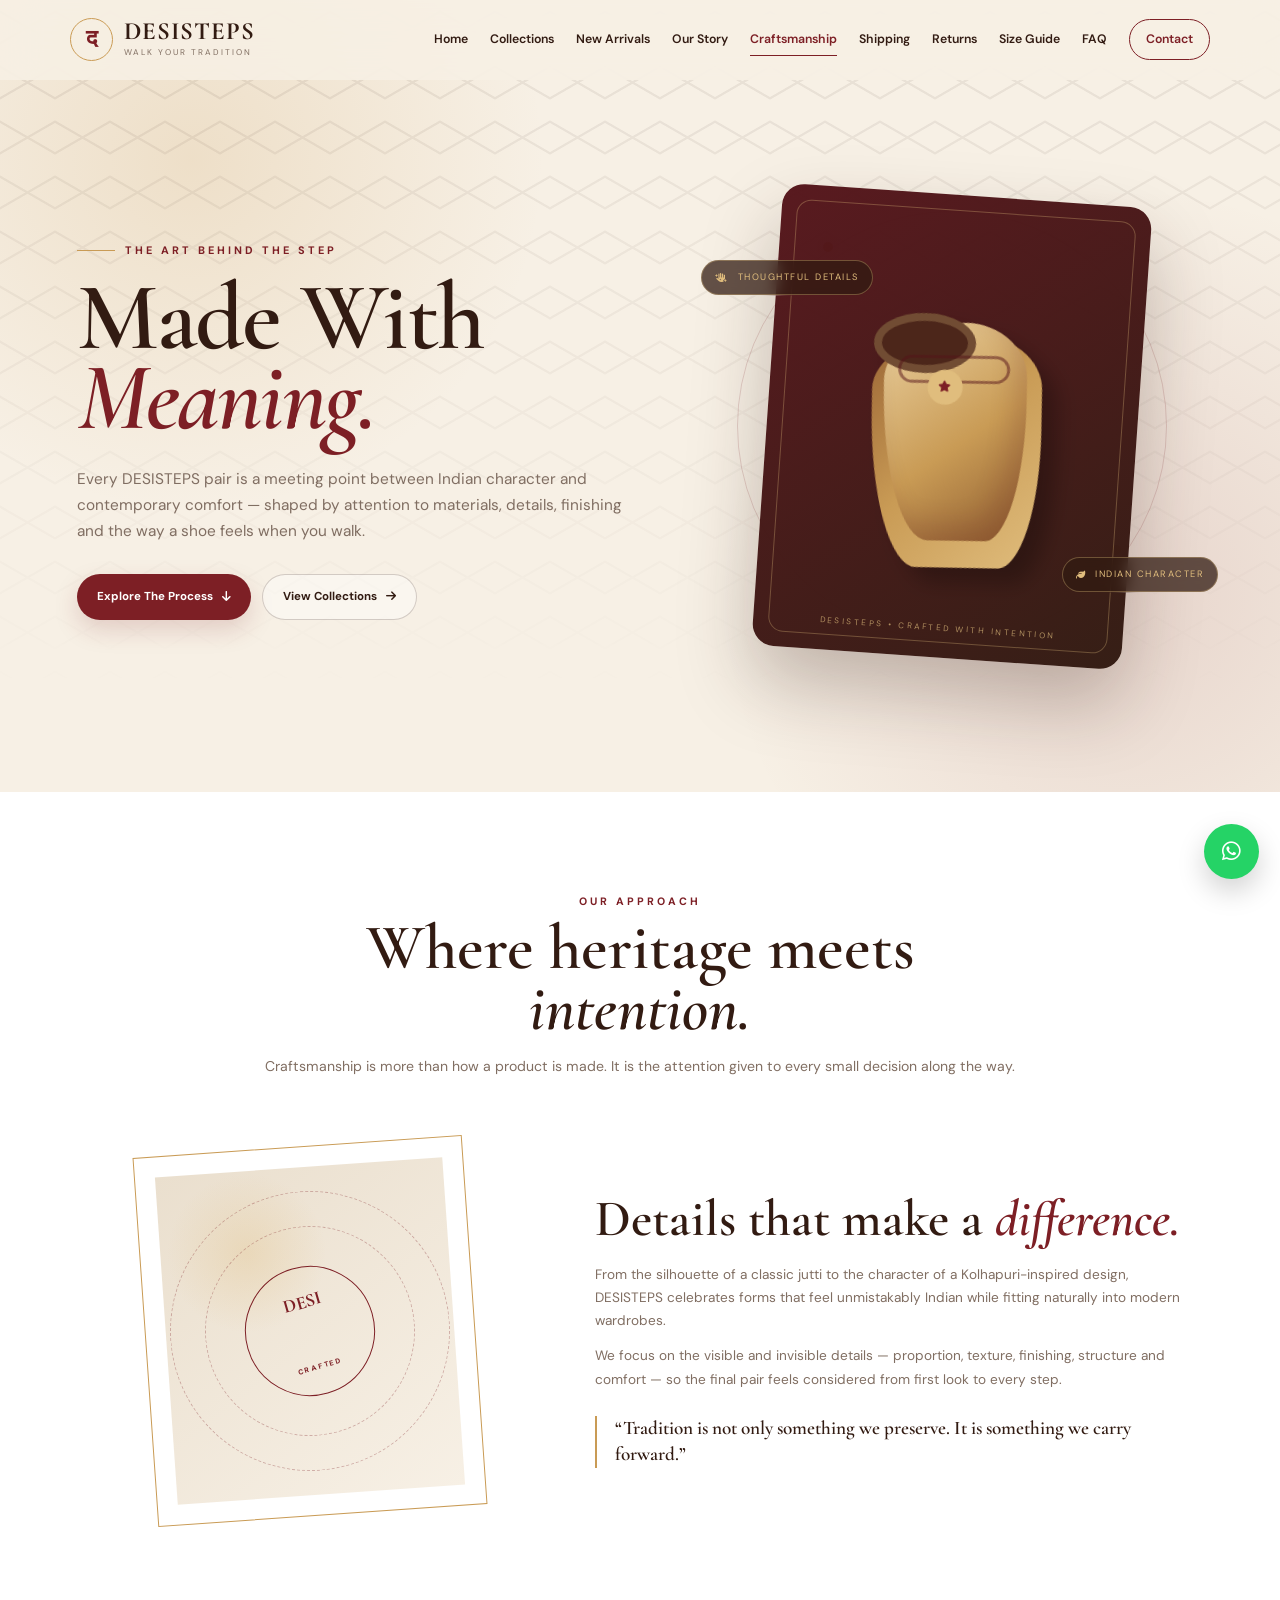
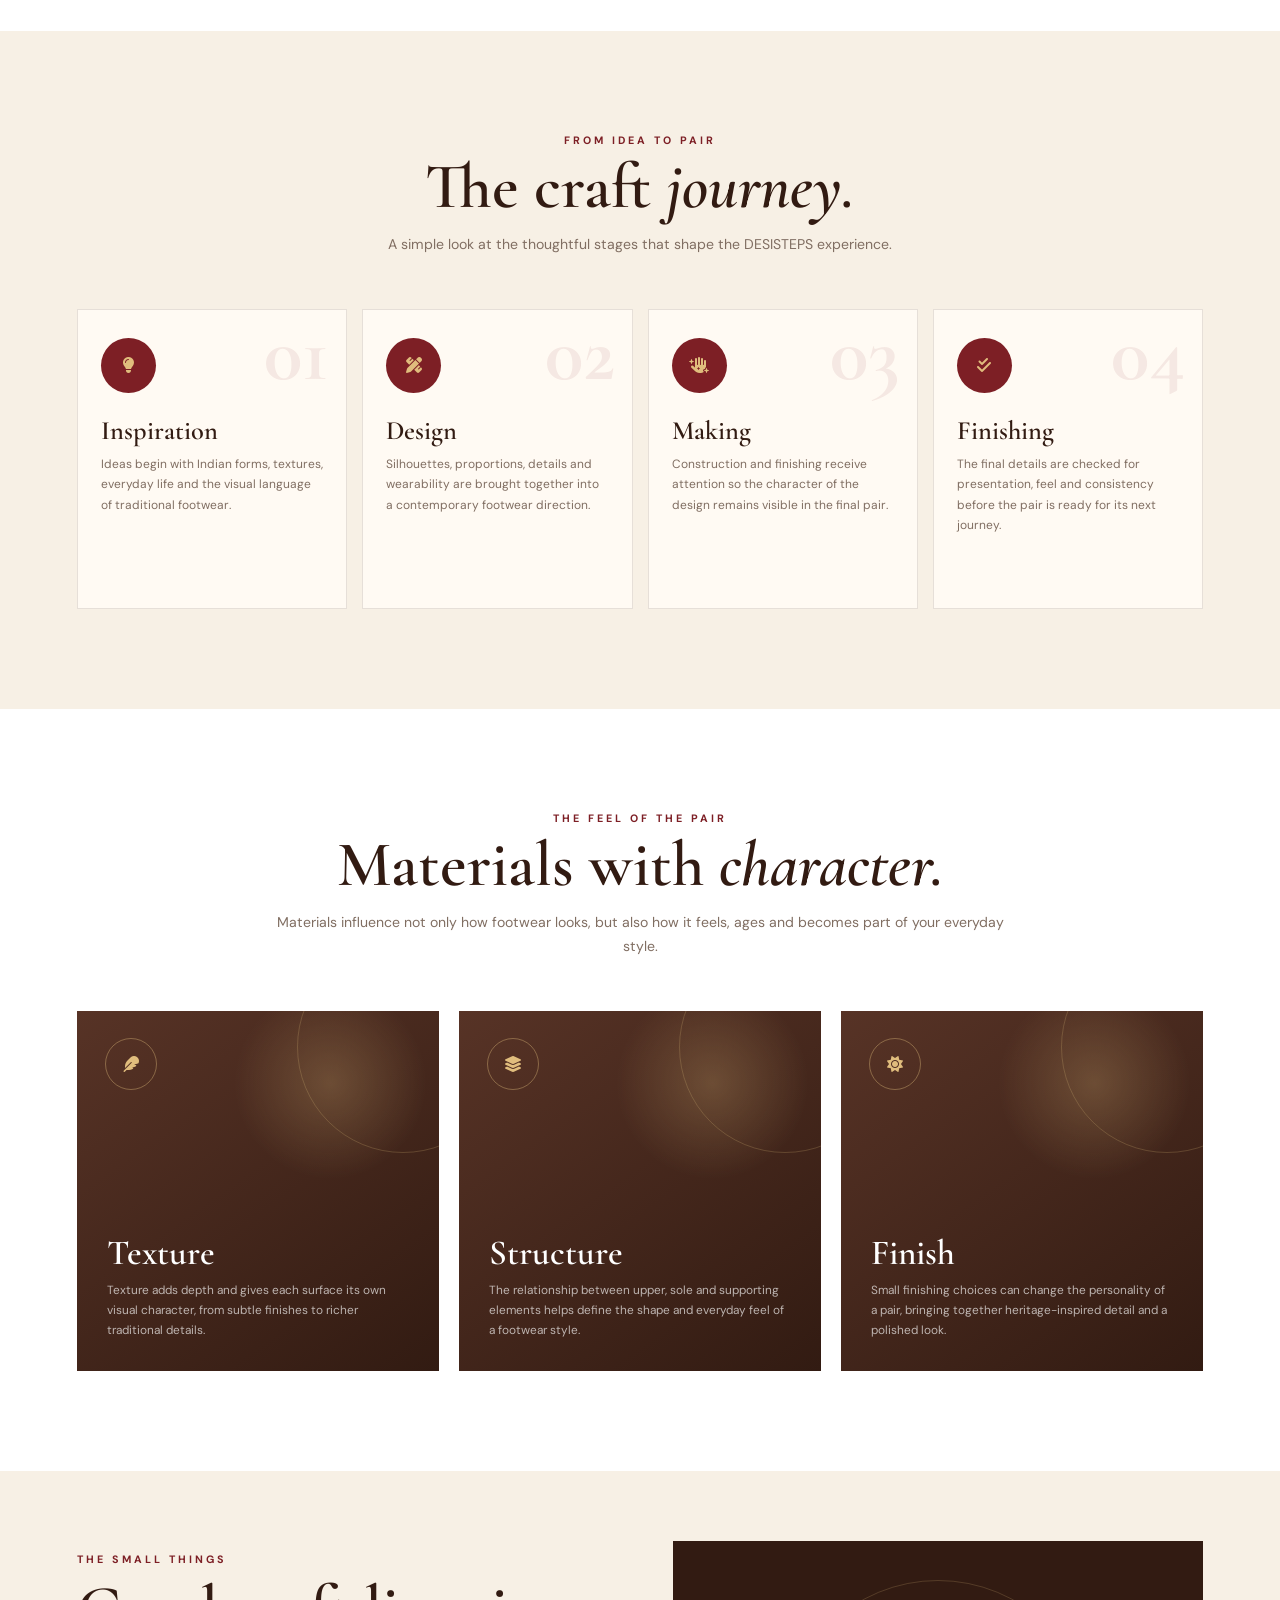
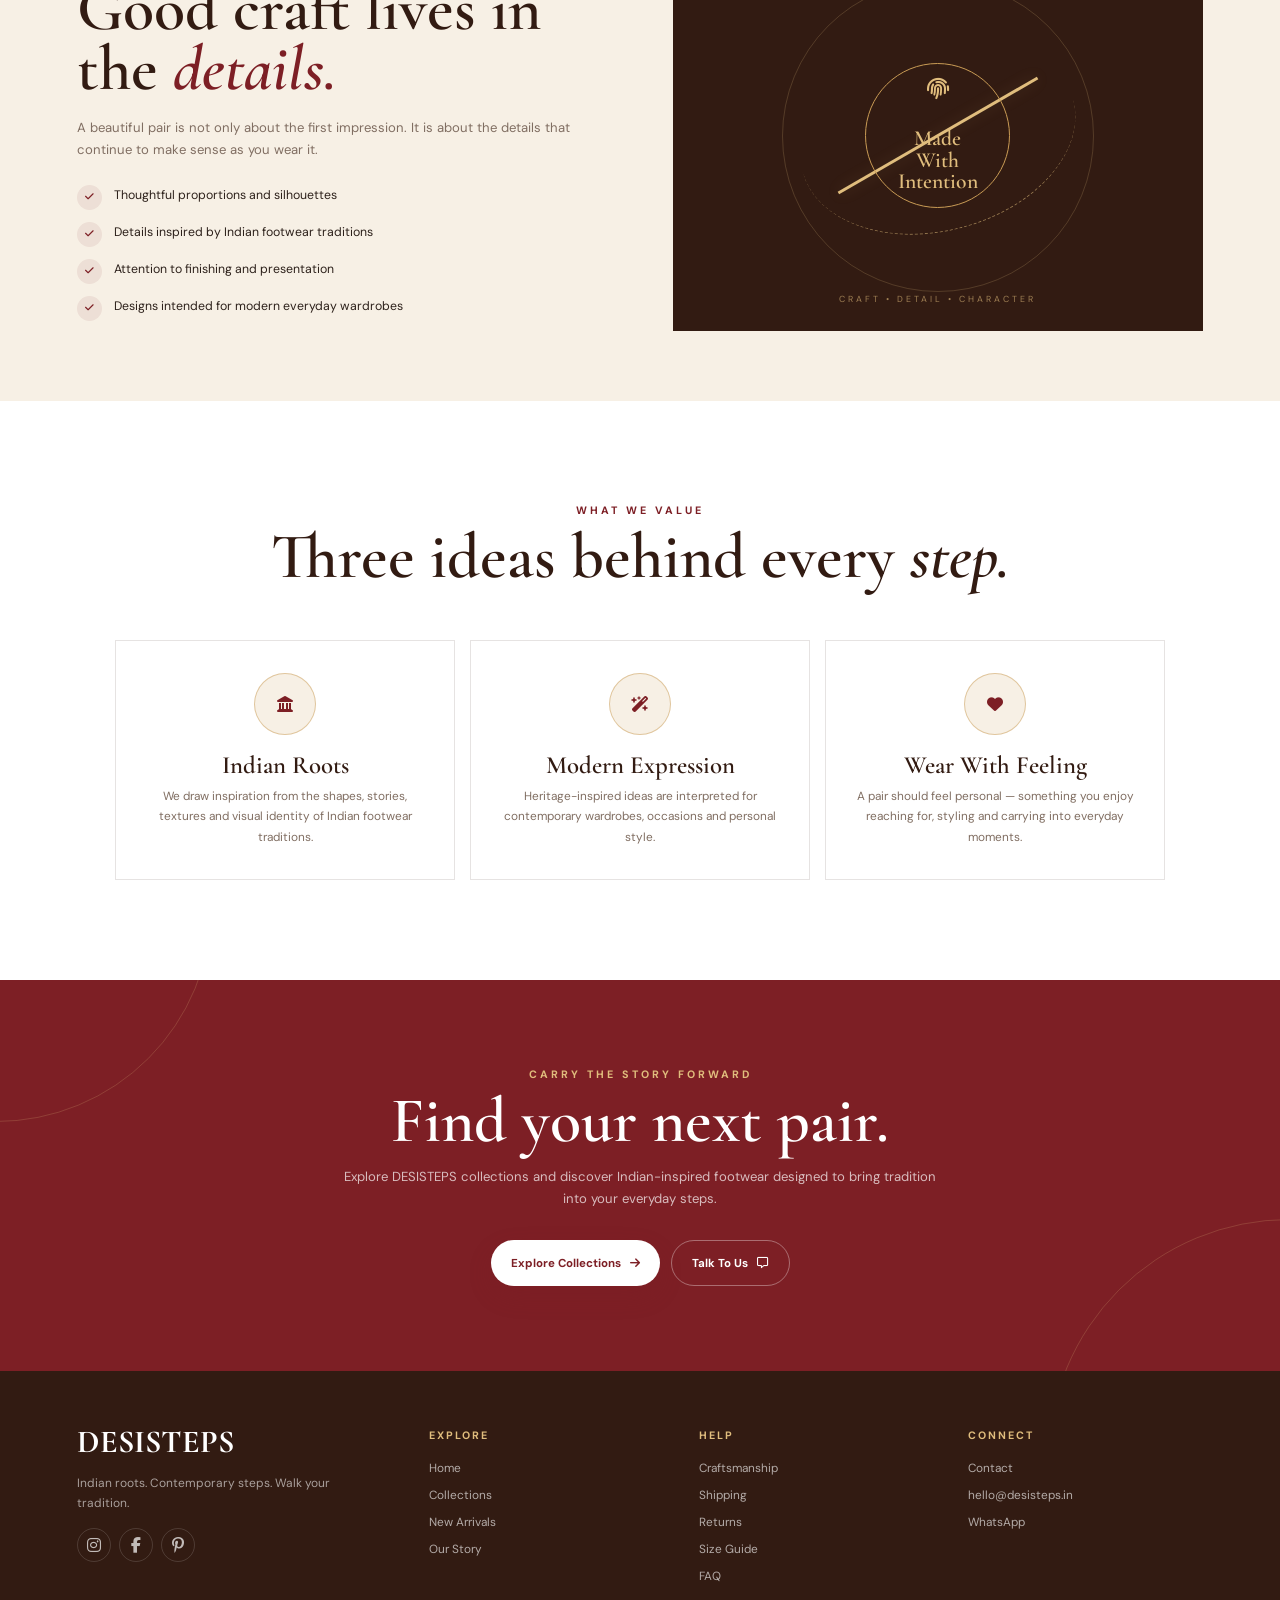
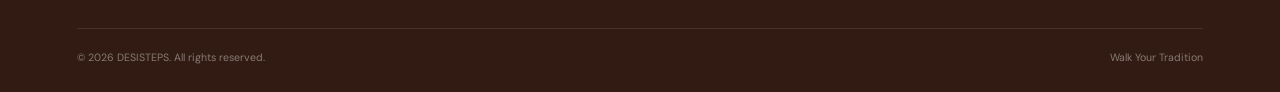
<file: craftsmanship.html>
<!DOCTYPE html>
<html lang="en">

<head>
  <meta charset="UTF-8">
  <meta name="viewport" content="width=device-width, initial-scale=1.0">
  <meta name="description"
    content="DESISTEPS Craftsmanship — discover the details, materials and thoughtful process behind every pair.">
  <title>Craftsmanship | DESISTEPS</title>

  <link rel="preconnect" href="https://fonts.googleapis.com">
  <link rel="preconnect" href="https://fonts.gstatic.com" crossorigin>
  <link
    href="https://fonts.googleapis.com/css2?family=Cormorant+Garamond:wght@500;600;700&family=DM+Sans:wght@400;500;600;700&display=swap"
    rel="stylesheet">
  <link rel="stylesheet" href="https://cdnjs.cloudflare.com/ajax/libs/font-awesome/6.5.2/css/all.min.css">

  <style>
    :root {
      --cream: #f7f0e5;
      --cream-light: #fffaf3;
      --cream-dark: #eadfce;
      --brown: #321b12;
      --brown-light: #573326;
      --maroon: #7d1f25;
      --maroon-dark: #541319;
      --gold: #c99b55;
      --gold-light: #e0bd7d;
      --black: #16120f;
      --white: #fff;
      --text: #2d211b;
      --muted: #806e62;
      --border: rgba(50, 27, 18, .12);
      --shadow: 0 25px 70px rgba(50, 27, 18, .11);
      --shadow-small: 0 12px 35px rgba(50, 27, 18, .08);
      --ease: cubic-bezier(.2, .75, .25, 1);
    }

    * {
      margin: 0;
      padding: 0;
      box-sizing: border-box;
    }

    html {
      scroll-behavior: smooth;
    }

    body {
      font-family: "DM Sans", sans-serif;
      color: var(--text);
      background: var(--cream);
      line-height: 1.7;
      overflow-x: hidden;
    }

    body.menu-open {
      overflow: hidden;
    }

    a {
      color: inherit;
      text-decoration: none;
    }

    button {
      font: inherit;
      cursor: pointer;
    }

    img {
      display: block;
      max-width: 100%;
    }

    /* =========================
       PRELOADER
    ========================= */

    .preloader {
      position: fixed;
      inset: 0;
      z-index: 9999;
      display: grid;
      place-items: center;
      background: var(--brown);
      transition: opacity .65s ease, visibility .65s ease;
    }

    .preloader.hide {
      opacity: 0;
      visibility: hidden;
      pointer-events: none;
    }

    .loader {
      text-align: center;
      color: var(--cream);
    }

    .loader-mark {
      width: 72px;
      height: 72px;
      margin: auto;
      display: grid;
      place-items: center;
      border: 1px solid var(--gold);
      border-radius: 50%;
      color: var(--gold-light);
      font: 700 2rem/1 "Cormorant Garamond", serif;
      animation: loaderPulse 1.5s ease-in-out infinite;
    }

    .loader p {
      margin-top: 14px;
      font-size: .62rem;
      letter-spacing: 4px;
    }

    @keyframes loaderPulse {
      50% {
        transform: scale(1.08);
        box-shadow: 0 0 38px rgba(201, 155, 85, .2);
      }
    }

    /* =========================
       NAVBAR
    ========================= */

    .navbar {
      position: fixed;
      top: 0;
      left: 0;
      width: 100%;
      z-index: 1000;
      padding: 18px 5.5%;
      display: flex;
      align-items: center;
      justify-content: space-between;
      background: rgba(247, 240, 229, .86);
      border-bottom: 1px solid transparent;
      backdrop-filter: blur(18px);
      -webkit-backdrop-filter: blur(18px);
      transition: .35s ease;
    }

    .navbar.scrolled {
      padding-top: 11px;
      padding-bottom: 11px;
      border-color: var(--border);
      box-shadow: 0 8px 30px rgba(50, 27, 18, .07);
    }

    .brand {
      display: flex;
      align-items: center;
      gap: 11px;
    }

    .brand-mark {
      width: 43px;
      height: 43px;
      display: grid;
      place-items: center;
      border: 1px solid var(--gold);
      border-radius: 50%;
      color: var(--maroon);
      font: 700 1.45rem/1 "Cormorant Garamond", serif;
      transition: .3s ease;
    }

    .brand:hover .brand-mark {
      color: var(--cream);
      background: var(--maroon);
      transform: rotate(-8deg);
    }

    .brand strong {
      display: block;
      color: var(--brown);
      font: 700 1.55rem/1 "Cormorant Garamond", serif;
      letter-spacing: 1px;
    }

    .brand span {
      display: block;
      margin-top: 3px;
      color: var(--muted);
      font-size: .52rem;
      letter-spacing: 2px;
      text-transform: uppercase;
    }

    .nav-links {
      display: flex;
      align-items: center;
      gap: 22px;
    }

    .nav-links a {
      position: relative;
      color: var(--brown);
      font-size: .77rem;
      font-weight: 600;
    }

    .nav-links a::after {
      content: "";
      position: absolute;
      left: 0;
      bottom: -6px;
      width: 0;
      height: 1px;
      background: var(--maroon);
      transition: .3s ease;
    }

    .nav-links a:hover::after,
    .nav-links a.active::after {
      width: 100%;
    }

    .nav-links a.active {
      color: var(--maroon);
    }

    .nav-contact {
      padding: 9px 16px;
      border: 1px solid var(--maroon);
      border-radius: 50px;
      color: var(--maroon) !important;
    }

    .nav-contact::after {
      display: none !important;
    }

    .nav-contact:hover {
      color: #fff !important;
      background: var(--maroon);
    }

    .menu-btn {
      display: none;
      width: 44px;
      height: 44px;
      border: 1px solid var(--border);
      border-radius: 50%;
      background: transparent;
      color: var(--brown);
    }

    /* =========================
       HERO
    ========================= */

    .hero {
      position: relative;
      min-height: 88vh;
      padding: 150px 6% 90px;
      display: grid;
      place-items: center;
      overflow: hidden;
      background:
        radial-gradient(circle at 15% 20%, rgba(201, 155, 85, .2), transparent 28%),
        radial-gradient(circle at 88% 75%, rgba(125, 31, 37, .13), transparent 32%),
        var(--cream);
    }

    .hero-pattern {
      position: absolute;
      inset: 0;
      opacity: .08;
      background:
        linear-gradient(30deg, transparent 48%, var(--brown) 49%, var(--brown) 51%, transparent 52%) 0 0/55px 55px,
        linear-gradient(150deg, transparent 48%, var(--brown) 49%, var(--brown) 51%, transparent 52%) 0 0/55px 55px;
      mask-image: linear-gradient(to bottom, #000, transparent 90%);
    }

    .hero-inner {
      width: min(1200px, 100%);
      position: relative;
      z-index: 2;
      display: grid;
      grid-template-columns: 1.05fr .95fr;
      align-items: center;
      gap: 70px;
    }

    .hero-copy {
      max-width: 680px;
    }

    .eyebrow {
      display: inline-flex;
      align-items: center;
      gap: 10px;
      color: var(--maroon);
      font-size: .68rem;
      font-weight: 700;
      letter-spacing: 3px;
      text-transform: uppercase;
    }

    .eyebrow::before {
      content: "";
      width: 38px;
      height: 1px;
      background: var(--gold);
    }

    .hero h1 {
      margin-top: 18px;
      color: var(--brown);
      font: 600 clamp(4rem, 7.5vw, 7.2rem)/.84 "Cormorant Garamond", serif;
      letter-spacing: -2px;
    }

    .hero h1 span {
      display: block;
      color: var(--maroon);
      font-style: italic;
    }

    .hero-description {
      max-width: 610px;
      margin-top: 27px;
      color: var(--muted);
      font-size: .96rem;
    }

    .hero-actions {
      display: flex;
      flex-wrap: wrap;
      gap: 11px;
      margin-top: 30px;
    }

    .btn {
      display: inline-flex;
      align-items: center;
      justify-content: center;
      gap: 9px;
      min-height: 46px;
      padding: 0 20px;
      border-radius: 50px;
      font-size: .72rem;
      font-weight: 700;
      transition: .3s ease;
    }

    .btn-primary {
      background: var(--maroon);
      color: #fff;
      box-shadow: 0 10px 25px rgba(125, 31, 37, .17);
    }

    .btn-primary:hover {
      transform: translateY(-3px);
      background: var(--maroon-dark);
    }

    .btn-outline {
      border: 1px solid rgba(50, 27, 18, .2);
      color: var(--brown);
      background: rgba(255, 255, 255, .4);
    }

    .btn-outline:hover {
      transform: translateY(-3px);
      border-color: var(--gold);
      background: #fff;
    }

    /* Hero craft illustration */

    .craft-visual {
      position: relative;
      min-height: 520px;
      display: grid;
      place-items: center;
    }

    .craft-orbit {
      position: absolute;
      width: 430px;
      height: 430px;
      border: 1px solid rgba(125, 31, 37, .17);
      border-radius: 50%;
      animation: orbitSpin 20s linear infinite;
    }

    .craft-orbit::before,
    .craft-orbit::after {
      content: "";
      position: absolute;
      width: 10px;
      height: 10px;
      border-radius: 50%;
      background: var(--gold);
      box-shadow: 0 0 0 6px rgba(201, 155, 85, .12);
    }

    .craft-orbit::before {
      top: 30px;
      left: 85px;
    }

    .craft-orbit::after {
      right: 45px;
      bottom: 85px;
    }

    @keyframes orbitSpin {
      to {
        transform: rotate(360deg)
      }
    }

    .craft-card {
      position: relative;
      width: min(370px, 80%);
      aspect-ratio: 4/5;
      padding: 30px;
      display: flex;
      align-items: center;
      justify-content: center;
      border-radius: 22px;
      background:
        linear-gradient(145deg, rgba(84, 19, 25, .97), rgba(50, 27, 18, .98));
      box-shadow: 0 35px 75px rgba(50, 27, 18, .26);
      transform: rotate(4deg);
      overflow: hidden;
      transition: .5s var(--ease);
    }

    .craft-card:hover {
      transform: rotate(0) translateY(-8px);
    }

    .craft-card::before {
      content: "";
      position: absolute;
      inset: 15px;
      border: 1px solid rgba(224, 189, 125, .32);
      border-radius: 15px;
    }

    .craft-card::after {
      content: "DESISTEPS • CRAFTED WITH INTENTION";
      position: absolute;
      left: 50%;
      bottom: 22px;
      transform: translateX(-50%);
      width: 100%;
      color: rgba(224, 189, 125, .7);
      text-align: center;
      font-size: .51rem;
      letter-spacing: 2.5px;
    }

    .shoe-art {
      position: relative;
      width: 215px;
      height: 315px;
      transform: rotate(-16deg);
      filter: drop-shadow(12px 18px 10px rgba(0, 0, 0, .25));
    }

    .shoe-sole {
      position: absolute;
      left: 21px;
      bottom: 16px;
      width: 170px;
      height: 235px;
      border-radius: 58% 44% 25% 28% / 25% 24% 60% 68%;
      background: linear-gradient(135deg, #9a6535, #c99b55 48%, #e0bd7d);
      transform: rotate(13deg);
    }

    .shoe-upper {
      position: absolute;
      left: 37px;
      top: 54px;
      width: 143px;
      height: 218px;
      border-radius: 55% 43% 28% 32% / 27% 25% 65% 70%;
      background: linear-gradient(145deg, #ead0a0, #c99b55 55%, #8f5d30);
      transform: rotate(13deg);
      box-shadow: inset -12px -18px 25px rgba(84, 19, 25, .16);
    }

    .shoe-opening {
      position: absolute;
      top: 40px;
      left: 47px;
      width: 102px;
      height: 60px;
      border-radius: 50%;
      background: #4c261a;
      transform: rotate(13deg);
      box-shadow: inset 0 0 0 8px rgba(224, 189, 125, .25);
    }

    .shoe-strap {
      position: absolute;
      left: 65px;
      top: 88px;
      width: 112px;
      height: 28px;
      border-radius: 50px;
      border: 3px solid rgba(84, 19, 25, .5);
      transform: rotate(13deg);
    }

    .shoe-ornament {
      position: absolute;
      left: 91px;
      top: 100px;
      width: 35px;
      height: 35px;
      display: grid;
      place-items: center;
      border: 1px solid var(--gold-light);
      border-radius: 50%;
      color: var(--maroon);
      background: var(--gold-light);
      font-size: .7rem;
      transform: rotate(13deg);
    }

    .floating-tag {
      position: absolute;
      z-index: 4;
      display: flex;
      align-items: center;
      gap: 9px;
      padding: 9px 13px;
      border: 1px solid rgba(224, 189, 125, .35);
      border-radius: 50px;
      background: rgba(50, 27, 18, .75);
      color: var(--gold-light);
      backdrop-filter: blur(8px);
      font-size: .58rem;
      letter-spacing: 1.5px;
      text-transform: uppercase;
      animation: tagFloat 4s ease-in-out infinite;
    }

    .tag-one {
      left: 0;
      top: 18%;
    }

    .tag-two {
      right: -15px;
      bottom: 18%;
      animation-delay: 1.2s;
    }

    @keyframes tagFloat {
      50% {
        transform: translateY(-9px)
      }
    }

    /* =========================
       INTRO
    ========================= */

    section {
      padding: 100px 6%;
    }

    .section-heading {
      max-width: 760px;
      margin: 0 auto 52px;
      text-align: center;
    }

    .mini {
      display: block;
      margin-bottom: 8px;
      color: var(--maroon);
      font-size: .67rem;
      font-weight: 700;
      letter-spacing: 3px;
      text-transform: uppercase;
    }

    .section-heading h2 {
      color: var(--brown);
      font: 600 clamp(2.7rem, 5vw, 4.3rem)/.95 "Cormorant Garamond", serif;
    }

    .section-heading p {
      margin-top: 15px;
      color: var(--muted);
      font-size: .88rem;
    }

    .intro {
      background: #fff;
    }

    .intro-grid {
      width: min(1100px, 100%);
      margin: auto;
      display: grid;
      grid-template-columns: .85fr 1.15fr;
      gap: 65px;
      align-items: center;
    }

    .intro-art {
      position: relative;
      min-height: 400px;
      display: grid;
      place-items: center;
    }

    .intro-frame {
      width: min(330px, 85%);
      height: 370px;
      padding: 20px;
      border: 1px solid var(--gold);
      transform: rotate(-4deg);
    }

    .intro-frame-inner {
      width: 100%;
      height: 100%;
      display: grid;
      place-items: center;
      background:
        radial-gradient(circle at 30% 25%, rgba(224, 189, 125, .3), transparent 25%),
        linear-gradient(145deg, var(--cream-dark), var(--cream));
      overflow: hidden;
      position: relative;
    }

    .thread {
      position: absolute;
      width: 280px;
      height: 280px;
      border: 1px dashed rgba(125, 31, 37, .3);
      border-radius: 50%;
      animation: threadSpin 15s linear infinite;
    }

    .thread.two {
      width: 210px;
      height: 210px;
      animation-direction: reverse;
    }

    @keyframes threadSpin {
      to {
        transform: rotate(360deg)
      }
    }

    .intro-stamp {
      position: relative;
      z-index: 2;
      width: 130px;
      height: 130px;
      display: grid;
      place-items: center;
      border: 1px solid var(--maroon);
      border-radius: 50%;
      color: var(--maroon);
      text-align: center;
      font: 700 1.15rem/1.1 "Cormorant Garamond", serif;
      text-transform: uppercase;
      transform: rotate(-12deg);
    }

    .intro-stamp small {
      display: block;
      margin-top: 5px;
      font: 700 .45rem/1 "DM Sans", sans-serif;
      letter-spacing: 2px;
    }

    .intro-copy h3 {
      color: var(--brown);
      font: 600 clamp(2.1rem, 4vw, 3.3rem)/1 "Cormorant Garamond", serif;
    }

    .intro-copy h3 span {
      color: var(--maroon);
      font-style: italic;
    }

    .intro-copy p {
      margin-top: 18px;
      color: var(--muted);
      font-size: .85rem;
    }

    .intro-copy p+p {
      margin-top: 12px;
    }

    .quote {
      margin-top: 25px;
      padding-left: 18px;
      border-left: 2px solid var(--gold);
      color: var(--brown);
      font: 600 1.2rem/1.35 "Cormorant Garamond", serif;
    }

    /* =========================
       PROCESS
    ========================= */

    .process {
      background: var(--cream);
    }

    .process-grid {
      width: min(1150px, 100%);
      margin: auto;
      display: grid;
      grid-template-columns: repeat(4, 1fr);
      gap: 15px;
    }

    .process-card {
      position: relative;
      min-height: 300px;
      padding: 28px 23px;
      border: 1px solid var(--border);
      background: var(--cream-light);
      overflow: hidden;
      transition: .4s var(--ease);
    }

    .process-card:hover {
      transform: translateY(-10px);
      border-color: rgba(201, 155, 85, .5);
      box-shadow: var(--shadow-small);
    }

    .process-number {
      position: absolute;
      top: 12px;
      right: 17px;
      color: rgba(125, 31, 37, .08);
      font: 700 5rem/.8 "Cormorant Garamond", serif;
    }

    .process-icon {
      width: 55px;
      height: 55px;
      display: grid;
      place-items: center;
      border-radius: 50%;
      background: var(--maroon);
      color: var(--gold-light);
      font-size: 1rem;
      transition: .35s ease;
    }

    .process-card:hover .process-icon {
      transform: rotateY(180deg);
    }

    .process-card h3 {
      margin-top: 25px;
      color: var(--brown);
      font: 600 1.65rem/1 "Cormorant Garamond", serif;
    }

    .process-card p {
      margin-top: 10px;
      color: var(--muted);
      font-size: .75rem;
    }

    /* =========================
       MATERIALS
    ========================= */

    .materials {
      background: #fff;
    }

    .materials-grid {
      width: min(1150px, 100%);
      margin: auto;
      display: grid;
      grid-template-columns: repeat(3, 1fr);
      gap: 20px;
    }

    .material-card {
      position: relative;
      min-height: 360px;
      padding: 30px;
      display: flex;
      flex-direction: column;
      justify-content: flex-end;
      overflow: hidden;
      background: var(--brown);
      color: #fff;
      isolation: isolate;
    }

    .material-card::before {
      content: "";
      position: absolute;
      inset: 0;
      z-index: -2;
      background:
        radial-gradient(circle at 70% 20%, rgba(224, 189, 125, .24), transparent 25%),
        linear-gradient(145deg, #573326, #321b12);
    }

    .material-card::after {
      content: "";
      position: absolute;
      width: 210px;
      height: 210px;
      right: -70px;
      top: -70px;
      border: 1px solid rgba(224, 189, 125, .22);
      border-radius: 50%;
      z-index: -1;
      transition: .6s ease;
    }

    .material-card:hover::after {
      transform: scale(1.4) rotate(35deg);
    }

    .material-symbol {
      position: absolute;
      top: 27px;
      left: 28px;
      width: 52px;
      height: 52px;
      display: grid;
      place-items: center;
      border: 1px solid rgba(224, 189, 125, .4);
      border-radius: 50%;
      color: var(--gold-light);
    }

    .material-card h3 {
      font: 600 2.2rem/1 "Cormorant Garamond", serif;
    }

    .material-card p {
      margin-top: 10px;
      color: rgba(255, 255, 255, .66);
      font-size: .74rem;
    }

    /* =========================
       DETAIL BAND
    ========================= */

    .detail-band {
      padding: 0 6%;
      background: var(--cream);
    }

    .detail-wrap {
      width: min(1150px, 100%);
      margin: auto;
      padding: 70px 0;
      display: grid;
      grid-template-columns: 1fr 1fr;
      gap: 65px;
      align-items: center;
    }

    .detail-copy .mini {
      margin-bottom: 10px;
    }

    .detail-copy h2 {
      color: var(--brown);
      font: 600 clamp(2.7rem, 5vw, 4rem)/.95 "Cormorant Garamond", serif;
    }

    .detail-copy h2 span {
      color: var(--maroon);
      font-style: italic;
    }

    .detail-copy p {
      margin-top: 17px;
      color: var(--muted);
      font-size: .82rem;
    }

    .detail-list {
      margin-top: 23px;
      display: grid;
      gap: 12px;
    }

    .detail-list li {
      list-style: none;
      display: flex;
      align-items: flex-start;
      gap: 12px;
      color: var(--text);
      font-size: .77rem;
    }

    .detail-list i {
      flex: 0 0 auto;
      width: 25px;
      height: 25px;
      display: grid;
      place-items: center;
      border-radius: 50%;
      background: rgba(125, 31, 37, .08);
      color: var(--maroon);
      font-size: .62rem;
    }

    .detail-art {
      position: relative;
      min-height: 390px;
      display: grid;
      place-items: center;
      overflow: hidden;
      background: var(--brown);
    }

    .detail-art::before {
      content: "";
      position: absolute;
      width: 310px;
      height: 310px;
      border: 1px solid rgba(224, 189, 125, .2);
      border-radius: 50%;
    }

    .detail-art::after {
      content: "CRAFT • DETAIL • CHARACTER";
      position: absolute;
      bottom: 24px;
      color: rgba(224, 189, 125, .62);
      font-size: .55rem;
      letter-spacing: 3px;
    }

    .needle {
      position: absolute;
      width: 230px;
      height: 3px;
      background: var(--gold-light);
      transform: rotate(-30deg);
      box-shadow: 0 0 15px rgba(224, 189, 125, .18);
    }

    .thread-line {
      position: absolute;
      width: 280px;
      height: 190px;
      border-bottom: 1px dashed rgba(224, 189, 125, .55);
      border-radius: 0 0 50% 50%;
      transform: rotate(-15deg);
    }

    .detail-seal {
      position: relative;
      z-index: 2;
      width: 145px;
      height: 145px;
      display: grid;
      place-items: center;
      border: 1px solid var(--gold);
      border-radius: 50%;
      color: var(--gold-light);
      text-align: center;
      font: 600 1.35rem/1 "Cormorant Garamond", serif;
    }

    .detail-seal i {
      display: block;
      margin-bottom: 6px;
      font-size: 1.4rem;
    }

    /* =========================
       VALUES
    ========================= */

    .values {
      background: #fff;
    }

    .value-grid {
      width: min(1050px, 100%);
      margin: auto;
      display: grid;
      grid-template-columns: repeat(3, 1fr);
      gap: 15px;
    }

    .value-card {
      padding: 32px 25px;
      border: 1px solid var(--border);
      text-align: center;
      transition: .35s ease;
    }

    .value-card:hover {
      transform: translateY(-7px);
      box-shadow: var(--shadow-small);
    }

    .value-icon {
      width: 62px;
      height: 62px;
      margin: auto;
      display: grid;
      place-items: center;
      border: 1px solid rgba(201, 155, 85, .5);
      border-radius: 50%;
      color: var(--maroon);
      background: var(--cream);
    }

    .value-card h3 {
      margin-top: 18px;
      color: var(--brown);
      font: 600 1.55rem/1 "Cormorant Garamond", serif;
    }

    .value-card p {
      margin-top: 9px;
      color: var(--muted);
      font-size: .74rem;
    }

    /* =========================
       CTA
    ========================= */

    .cta {
      position: relative;
      padding: 85px 6%;
      background: var(--maroon);
      color: #fff;
      text-align: center;
      overflow: hidden;
    }

    .cta::before,
    .cta::after {
      content: "";
      position: absolute;
      border: 1px solid rgba(224, 189, 125, .2);
      border-radius: 50%;
    }

    .cta::before {
      width: 430px;
      height: 430px;
      left: -220px;
      top: -290px;
    }

    .cta::after {
      width: 480px;
      height: 480px;
      right: -250px;
      bottom: -330px;
    }

    .cta-inner {
      position: relative;
      z-index: 2;
      max-width: 750px;
      margin: auto;
    }

    .cta .mini {
      color: var(--gold-light);
    }

    .cta h2 {
      margin-top: 8px;
      font: 600 clamp(2.8rem, 5vw, 4.5rem)/.95 "Cormorant Garamond", serif;
    }

    .cta p {
      max-width: 600px;
      margin: 14px auto 25px;
      color: rgba(255, 255, 255, .7);
      font-size: .82rem;
    }

    /* =========================
       FOOTER
    ========================= */

    footer {
      padding: 55px 6% 25px;
      background: var(--brown);
      color: #fff;
    }

    .footer-grid {
      width: min(1200px, 100%);
      margin: auto;
      display: grid;
      grid-template-columns: 1.35fr repeat(3, 1fr);
      gap: 35px;
    }

    .footer-brand strong {
      font: 700 2rem/1 "Cormorant Garamond", serif;
    }

    .footer-brand p {
      max-width: 300px;
      margin-top: 12px;
      color: rgba(255, 255, 255, .58);
      font-size: .75rem;
    }

    footer h4 {
      margin-bottom: 13px;
      color: var(--gold-light);
      font-size: .67rem;
      letter-spacing: 2px;
      text-transform: uppercase;
    }

    .footer-link {
      display: block;
      margin: 7px 0;
      color: rgba(255, 255, 255, .63);
      font-size: .74rem;
      transition: .2s ease;
    }

    .footer-link:hover {
      color: #fff;
      transform: translateX(3px);
    }

    .socials {
      display: flex;
      gap: 8px;
      margin-top: 15px;
    }

    .socials a {
      width: 34px;
      height: 34px;
      display: grid;
      place-items: center;
      border: 1px solid rgba(255, 255, 255, .14);
      border-radius: 50%;
      color: rgba(255, 255, 255, .7);
      transition: .3s ease;
    }

    .socials a:hover {
      background: var(--maroon);
      color: #fff;
      transform: translateY(-3px);
    }

    .footer-bottom {
      width: min(1200px, 100%);
      margin: 35px auto 0;
      padding-top: 20px;
      border-top: 1px solid rgba(255, 255, 255, .1);
      display: flex;
      justify-content: space-between;
      gap: 20px;
      color: rgba(255, 255, 255, .42);
      font-size: .66rem;
    }

    /* =========================
       WHATSAPP
    ========================= */

    .whatsapp {
      position: fixed;
      right: 21px;
      bottom: 21px;
      z-index: 900;
      width: 55px;
      height: 55px;
      display: grid;
      place-items: center;
      border-radius: 50%;
      background: #25d366;
      color: #fff;
      font-size: 1.35rem;
      box-shadow: 0 12px 28px rgba(0, 0, 0, .18);
      transition: .3s ease;
    }

    .whatsapp:hover {
      transform: translateY(-5px) scale(1.05);
    }

    /* =========================
       REVEAL
    ========================= */

    .reveal {
      opacity: 0;
      transform: translateY(28px);
      transition: opacity .75s ease, transform .75s var(--ease);
    }

    .reveal.visible {
      opacity: 1;
      transform: none;
    }

    /* =========================
       RESPONSIVE
    ========================= */

    @media(max-width:1050px) {
      .nav-links {
        gap: 14px;
      }

      .hero-inner {
        gap: 35px;
      }

      .process-grid {
        grid-template-columns: repeat(2, 1fr);
      }
    }

    @media(max-width:850px) {
      .nav-links {
        position: fixed;
        top: 76px;
        left: 18px;
        right: 18px;
        display: flex;
        flex-direction: column;
        align-items: stretch;
        gap: 3px;
        padding: 14px;
        border: 1px solid var(--border);
        border-radius: 18px;
        background: rgba(255, 250, 243, .98);
        box-shadow: var(--shadow);
        transform: translateY(-15px);
        opacity: 0;
        visibility: hidden;
        transition: .3s ease;
      }

      .nav-links.open {
        transform: none;
        opacity: 1;
        visibility: visible;
      }

      .nav-links a {
        padding: 11px 13px;
        border-radius: 8px;
      }

      .nav-links a:hover {
        background: var(--cream);
      }

      .nav-links a::after {
        display: none;
      }

      .menu-btn {
        display: grid;
        place-items: center;
      }

      .hero {
        min-height: auto;
        padding-top: 135px;
      }

      .hero-inner {
        grid-template-columns: 1fr;
      }

      .hero-copy {
        max-width: 750px;
        text-align: center;
        margin: auto;
      }

      .eyebrow {
        justify-content: center;
      }

      .hero-description {
        margin-left: auto;
        margin-right: auto;
      }

      .hero-actions {
        justify-content: center;
      }

      .craft-visual {
        min-height: 480px;
      }

      .intro-grid,
      .detail-wrap {
        grid-template-columns: 1fr;
        gap: 45px;
      }

      .intro-art {
        order: 2;
      }

      .materials-grid {
        grid-template-columns: 1fr 1fr;
      }

      .value-grid {
        grid-template-columns: 1fr;
      }

      .footer-grid {
        grid-template-columns: 1fr 1fr;
      }
    }

    @media(max-width:600px) {
      .navbar {
        padding: 13px 5%;
      }

      .brand-mark {
        width: 39px;
        height: 39px;
      }

      .brand strong {
        font-size: 1.35rem;
      }

      section {
        padding: 72px 5%;
      }

      .hero {
        padding: 125px 5% 55px;
      }

      .hero h1 {
        font-size: clamp(3.4rem, 16vw, 5.5rem);
      }

      .hero-description {
        font-size: .84rem;
      }

      .craft-visual {
        min-height: 410px;
      }

      .craft-orbit {
        width: 320px;
        height: 320px;
      }

      .craft-card {
        width: 275px;
      }

      .floating-tag {
        font-size: .48rem;
        padding: 8px 10px;
      }

      .tag-one {
        left: 0;
      }

      .tag-two {
        right: -2px;
      }

      .process-grid {
        grid-template-columns: 1fr;
      }

      .process-card {
        min-height: 250px;
      }

      .materials-grid {
        grid-template-columns: 1fr;
      }

      .material-card {
        min-height: 310px;
      }

      .detail-wrap {
        padding: 55px 0;
      }

      .detail-art {
        min-height: 320px;
      }

      .footer-grid {
        grid-template-columns: 1fr;
      }

      .footer-bottom {
        flex-direction: column;
      }

      .whatsapp {
        right: 16px;
        bottom: 16px;
      }
    }

    @media(max-width:390px) {
      .hero h1 {
        font-size: 3.25rem;
      }

      .craft-card {
        width: 245px;
      }

      .craft-orbit {
        width: 290px;
        height: 290px;
      }

      .shoe-art {
        transform: scale(.85) rotate(-16deg);
      }
    }

    @media(prefers-reduced-motion:reduce) {

      *,
      *::before,
      *::after {
        scroll-behavior: auto !important;
        animation: none !important;
        transition: none !important;
      }

      .reveal {
        opacity: 1;
        transform: none;
      }
    }
  </style>
</head>

<body>

  <!-- PRELOADER -->
  <div class="preloader" id="preloader">
    <div class="loader">
      <div class="loader-mark">द</div>
      <p>DESISTEPS</p>
    </div>
  </div>

  <!-- NAVBAR -->
  <header class="navbar" id="navbar">

    <a href="index.html" class="brand">
      <div class="brand-mark">द</div>
      <div>
        <strong>DESISTEPS</strong>
        <span>Walk Your Tradition</span>
      </div>
    </a>

    <nav class="nav-links" id="navLinks">
      <a href="index.html">Home</a>
      <a href="collection.html">Collections</a>
      <a href="new-arrivals.html">New Arrivals</a>
      <a href="our-story.html">Our Story</a>
      <a href="craftsmanship.html" class="active">Craftsmanship</a>
      <a href="shipping.html">Shipping</a>
      <a href="returns.html">Returns</a>
      <a href="size-guide.html">Size Guide</a>
      <a href="faq.html">FAQ</a>
      <a href="contact.html" class="nav-contact">Contact</a>
    </nav>

    <button class="menu-btn" id="menuBtn" aria-label="Open navigation" aria-expanded="false">
      <i class="fa-solid fa-bars"></i>
    </button>

  </header>

  <main>

    <!-- HERO -->
    <section class="hero">

      <div class="hero-pattern"></div>

      <div class="hero-inner">

        <div class="hero-copy reveal">

          <span class="eyebrow">The Art Behind The Step</span>

          <h1>
            Made With
            <span>Meaning.</span>
          </h1>

          <p class="hero-description">
            Every DESISTEPS pair is a meeting point between Indian character
            and contemporary comfort — shaped by attention to materials,
            details, finishing and the way a shoe feels when you walk.
          </p>

          <div class="hero-actions">
            <a href="#process" class="btn btn-primary">
              Explore The Process
              <i class="fa-solid fa-arrow-down"></i>
            </a>

            <a href="collection.html" class="btn btn-outline">
              View Collections
              <i class="fa-solid fa-arrow-right"></i>
            </a>
          </div>

        </div>

        <div class="craft-visual reveal">

          <div class="craft-orbit"></div>

          <div class="floating-tag tag-one">
            <i class="fa-solid fa-hand-sparkles"></i>
            Thoughtful Details
          </div>

          <div class="floating-tag tag-two">
            <i class="fa-solid fa-leaf"></i>
            Indian Character
          </div>

          <div class="craft-card">

            <div class="shoe-art">

              <div class="shoe-sole"></div>
              <div class="shoe-upper"></div>
              <div class="shoe-opening"></div>
              <div class="shoe-strap"></div>

              <div class="shoe-ornament">
                <i class="fa-solid fa-star"></i>
              </div>

            </div>

          </div>

        </div>

      </div>

    </section>

    <!-- INTRO -->
    <section class="intro">

      <div class="section-heading reveal">
        <span class="mini">Our Approach</span>
        <h2>Where heritage meets <em>intention.</em></h2>
        <p>
          Craftsmanship is more than how a product is made.
          It is the attention given to every small decision along the way.
        </p>
      </div>

      <div class="intro-grid">

        <div class="intro-art reveal">

          <div class="intro-frame">
            <div class="intro-frame-inner">

              <div class="thread"></div>
              <div class="thread two"></div>

              <div class="intro-stamp">
                DESI
                <div>
                  <small>CRAFTED</small>
                </div>
              </div>

            </div>
          </div>

        </div>

        <div class="intro-copy reveal">

          <h3>
            Details that make a
            <span>difference.</span>
          </h3>

          <p>
            From the silhouette of a classic jutti to the character of a
            Kolhapuri-inspired design, DESISTEPS celebrates forms that feel
            unmistakably Indian while fitting naturally into modern wardrobes.
          </p>

          <p>
            We focus on the visible and invisible details — proportion,
            texture, finishing, structure and comfort — so the final pair
            feels considered from first look to every step.
          </p>

          <div class="quote">
            “Tradition is not only something we preserve. It is something we carry forward.”
          </div>

        </div>

      </div>

    </section>

    <!-- PROCESS -->
    <section class="process" id="process">

      <div class="section-heading reveal">
        <span class="mini">From Idea To Pair</span>
        <h2>The craft <em>journey.</em></h2>
        <p>
          A simple look at the thoughtful stages that shape the DESISTEPS experience.
        </p>
      </div>

      <div class="process-grid">

        <article class="process-card reveal">
          <span class="process-number">01</span>

          <div class="process-icon">
            <i class="fa-solid fa-lightbulb"></i>
          </div>

          <h3>Inspiration</h3>

          <p>
            Ideas begin with Indian forms, textures, everyday life and
            the visual language of traditional footwear.
          </p>
        </article>

        <article class="process-card reveal">
          <span class="process-number">02</span>

          <div class="process-icon">
            <i class="fa-solid fa-pen-ruler"></i>
          </div>

          <h3>Design</h3>

          <p>
            Silhouettes, proportions, details and wearability are brought
            together into a contemporary footwear direction.
          </p>
        </article>

        <article class="process-card reveal">
          <span class="process-number">03</span>

          <div class="process-icon">
            <i class="fa-solid fa-hand-sparkles"></i>
          </div>

          <h3>Making</h3>

          <p>
            Construction and finishing receive attention so the character
            of the design remains visible in the final pair.
          </p>
        </article>

        <article class="process-card reveal">
          <span class="process-number">04</span>

          <div class="process-icon">
            <i class="fa-solid fa-check-double"></i>
          </div>

          <h3>Finishing</h3>

          <p>
            The final details are checked for presentation, feel and
            consistency before the pair is ready for its next journey.
          </p>
        </article>

      </div>

    </section>

    <!-- MATERIALS -->
    <section class="materials">

      <div class="section-heading reveal">
        <span class="mini">The Feel Of The Pair</span>
        <h2>Materials with <em>character.</em></h2>
        <p>
          Materials influence not only how footwear looks, but also how it feels,
          ages and becomes part of your everyday style.
        </p>
      </div>

      <div class="materials-grid">

        <article class="material-card reveal">
          <div class="material-symbol">
            <i class="fa-solid fa-feather"></i>
          </div>

          <h3>Texture</h3>

          <p>
            Texture adds depth and gives each surface its own visual character,
            from subtle finishes to richer traditional details.
          </p>
        </article>

        <article class="material-card reveal">
          <div class="material-symbol">
            <i class="fa-solid fa-layer-group"></i>
          </div>

          <h3>Structure</h3>

          <p>
            The relationship between upper, sole and supporting elements helps
            define the shape and everyday feel of a footwear style.
          </p>
        </article>

        <article class="material-card reveal">
          <div class="material-symbol">
            <i class="fa-solid fa-sun"></i>
          </div>

          <h3>Finish</h3>

          <p>
            Small finishing choices can change the personality of a pair,
            bringing together heritage-inspired detail and a polished look.
          </p>
        </article>

      </div>

    </section>

    <!-- DETAIL -->
    <section class="detail-band">

      <div class="detail-wrap">

        <div class="detail-copy reveal">

          <span class="mini">The Small Things</span>

          <h2>
            Good craft lives in the
            <span>details.</span>
          </h2>

          <p>
            A beautiful pair is not only about the first impression.
            It is about the details that continue to make sense as you wear it.
          </p>

          <ul class="detail-list">
            <li>
              <i class="fa-solid fa-check"></i>
              Thoughtful proportions and silhouettes
            </li>

            <li>
              <i class="fa-solid fa-check"></i>
              Details inspired by Indian footwear traditions
            </li>

            <li>
              <i class="fa-solid fa-check"></i>
              Attention to finishing and presentation
            </li>

            <li>
              <i class="fa-solid fa-check"></i>
              Designs intended for modern everyday wardrobes
            </li>
          </ul>

        </div>

        <div class="detail-art reveal">

          <div class="needle"></div>
          <div class="thread-line"></div>

          <div class="detail-seal">
            <div>
              <i class="fa-solid fa-fingerprint"></i>
              <br>
              Made
              <br>
              With
              <br>
              Intention
            </div>
          </div>

        </div>

      </div>

    </section>

    <!-- VALUES -->
    <section class="values">

      <div class="section-heading reveal">
        <span class="mini">What We Value</span>
        <h2>Three ideas behind every <em>step.</em></h2>
      </div>

      <div class="value-grid">

        <article class="value-card reveal">
          <div class="value-icon">
            <i class="fa-solid fa-landmark"></i>
          </div>

          <h3>Indian Roots</h3>

          <p>
            We draw inspiration from the shapes, stories, textures and
            visual identity of Indian footwear traditions.
          </p>
        </article>

        <article class="value-card reveal">
          <div class="value-icon">
            <i class="fa-solid fa-wand-magic-sparkles"></i>
          </div>

          <h3>Modern Expression</h3>

          <p>
            Heritage-inspired ideas are interpreted for contemporary
            wardrobes, occasions and personal style.
          </p>
        </article>

        <article class="value-card reveal">
          <div class="value-icon">
            <i class="fa-solid fa-heart"></i>
          </div>

          <h3>Wear With Feeling</h3>

          <p>
            A pair should feel personal — something you enjoy reaching for,
            styling and carrying into everyday moments.
          </p>
        </article>

      </div>

    </section>

    <!-- CTA -->
    <section class="cta">

      <div class="cta-inner reveal">

        <span class="mini">Carry The Story Forward</span>

        <h2>Find your next pair.</h2>

        <p>
          Explore DESISTEPS collections and discover Indian-inspired footwear
          designed to bring tradition into your everyday steps.
        </p>

        <div class="hero-actions" style="justify-content:center;">
          <a href="collection.html" class="btn btn-primary" style="background:#fff;color:var(--maroon);">
            Explore Collections
            <i class="fa-solid fa-arrow-right"></i>
          </a>

          <a href="contact.html" class="btn btn-outline"
            style="border-color:rgba(255,255,255,.35);color:#fff;background:transparent;">
            Talk To Us
            <i class="fa-regular fa-message"></i>
          </a>
        </div>

      </div>

    </section>

  </main>

  <!-- FOOTER -->
  <footer>

    <div class="footer-grid">

      <div class="footer-brand">
        <strong>DESISTEPS</strong>
        <p>
          Indian roots. Contemporary steps. Walk your tradition.
        </p>

        <div class="socials">
          <a href="#" aria-label="Instagram">
            <i class="fa-brands fa-instagram"></i>
          </a>

          <a href="#" aria-label="Facebook">
            <i class="fa-brands fa-facebook-f"></i>
          </a>

          <a href="#" aria-label="Pinterest">
            <i class="fa-brands fa-pinterest-p"></i>
          </a>
        </div>
      </div>

      <div>
        <h4>Explore</h4>
        <a class="footer-link" href="index.html">Home</a>
        <a class="footer-link" href="collection.html">Collections</a>
        <a class="footer-link" href="new-arrivals.html">New Arrivals</a>
        <a class="footer-link" href="our-story.html">Our Story</a>
      </div>

      <div>
        <h4>Help</h4>
        <a class="footer-link" href="craftsmanship.html">Craftsmanship</a>
        <a class="footer-link" href="shipping.html">Shipping</a>
        <a class="footer-link" href="returns.html">Returns</a>
        <a class="footer-link" href="size-guide.html">Size Guide</a>
        <a class="footer-link" href="faq.html">FAQ</a>
      </div>

      <div>
        <h4>Connect</h4>
        <a class="footer-link" href="contact.html">Contact</a>
        <a class="footer-link" href="mailto:hello@desisteps.in">hello@desisteps.in</a>
        <a class="footer-link" href="https://wa.me/919999999999" target="_blank" rel="noopener">WhatsApp</a>
      </div>

    </div>

    <div class="footer-bottom">
      <span>© <span id="year"></span> DESISTEPS. All rights reserved.</span>
      <span>Walk Your Tradition</span>
    </div>

  </footer>

  <!-- WHATSAPP -->
  <a class="whatsapp" href="https://wa.me/919999999999" target="_blank" rel="noopener"
    aria-label="Chat with DESISTEPS on WhatsApp">
    <i class="fa-brands fa-whatsapp"></i>
  </a>

  <script>
    document.addEventListener("DOMContentLoaded", () => {

      /* =========================
         PRELOADER
      ========================= */

      const preloader = document.getElementById("preloader");

      window.addEventListener("load", () => {
        setTimeout(() => {
          preloader.classList.add("hide");
        }, 400);
      });

      setTimeout(() => {
        preloader.classList.add("hide");
      }, 2500);


      /* =========================
         NAVBAR SCROLL
      ========================= */

      const navbar = document.getElementById("navbar");

      function updateNavbar() {
        navbar.classList.toggle("scrolled", window.scrollY > 35);
      }

      updateNavbar();

      window.addEventListener("scroll", updateNavbar, {
        passive: true
      });


      /* =========================
         MOBILE MENU
      ========================= */

      const menuBtn = document.getElementById("menuBtn");
      const navLinks = document.getElementById("navLinks");

      menuBtn.addEventListener("click", () => {

        const isOpen = navLinks.classList.toggle("open");

        menuBtn.setAttribute(
          "aria-expanded",
          String(isOpen)
        );

        menuBtn.innerHTML = isOpen
          ? '<i class="fa-solid fa-xmark"></i>'
          : '<i class="fa-solid fa-bars"></i>';

        document.body.classList.toggle(
          "menu-open",
          isOpen
        );
      });


      navLinks.querySelectorAll("a").forEach(link => {

        link.addEventListener("click", () => {

          navLinks.classList.remove("open");

          menuBtn.setAttribute(
            "aria-expanded",
            "false"
          );

          menuBtn.innerHTML =
            '<i class="fa-solid fa-bars"></i>';

          document.body.classList.remove("menu-open");
        });

      });


      /* =========================
         ESCAPE CLOSE
      ========================= */

      document.addEventListener("keydown", event => {

        if (event.key === "Escape") {

          navLinks.classList.remove("open");

          menuBtn.setAttribute(
            "aria-expanded",
            "false"
          );

          menuBtn.innerHTML =
            '<i class="fa-solid fa-bars"></i>';

          document.body.classList.remove("menu-open");
        }

      });


      /* =========================
         SCROLL REVEAL
      ========================= */

      const revealItems =
        document.querySelectorAll(".reveal");

      if ("IntersectionObserver" in window) {

        const revealObserver =
          new IntersectionObserver(
            (entries, observer) => {

              entries.forEach(entry => {

                if (entry.isIntersecting) {

                  entry.target.classList.add("visible");

                  observer.unobserve(entry.target);
                }

              });

            },
            {
              threshold: .12
            }
          );

        revealItems.forEach(item => {
          revealObserver.observe(item);
        });

      } else {

        revealItems.forEach(item => {
          item.classList.add("visible");
        });

      }


      /* =========================
         SMOOTH ANCHOR LINKS
      ========================= */

      document.querySelectorAll('a[href^="#"]').forEach(link => {

        link.addEventListener("click", event => {

          const targetId =
            link.getAttribute("href");

          if (
            !targetId ||
            targetId === "#"
          ) {
            return;
          }

          const target =
            document.querySelector(targetId);

          if (target) {

            event.preventDefault();

            const navHeight =
              navbar.offsetHeight;

            const targetTop =
              target.getBoundingClientRect().top +
              window.scrollY -
              navHeight -
              15;

            window.scrollTo({
              top: targetTop,
              behavior: "smooth"
            });

          }

        });

      });


      /* =========================
         PARALLAX CRAFT VISUAL
      ========================= */

      const craftVisual =
        document.querySelector(".craft-visual");

      const craftCard =
        document.querySelector(".craft-card");

      if (
        craftVisual &&
        craftCard &&
        window.matchMedia("(pointer:fine)").matches
      ) {

        craftVisual.addEventListener("mousemove", event => {

          const rect =
            craftVisual.getBoundingClientRect();

          const x =
            (event.clientX - rect.left) /
            rect.width -
            .5;

          const y =
            (event.clientY - rect.top) /
            rect.height -
            .5;

          craftCard.style.transform =
            `rotate(${4 + x * 5}deg) translate(${x * 8}px,${y * -8}px)`;

        });

        craftVisual.addEventListener("mouseleave", () => {

          craftCard.style.transform =
            "rotate(4deg)";

        });

      }


      /* =========================
         CURRENT YEAR
      ========================= */

      document.getElementById("year").textContent =
        new Date().getFullYear();

    });
  </script>

</body>

</html>
</file>
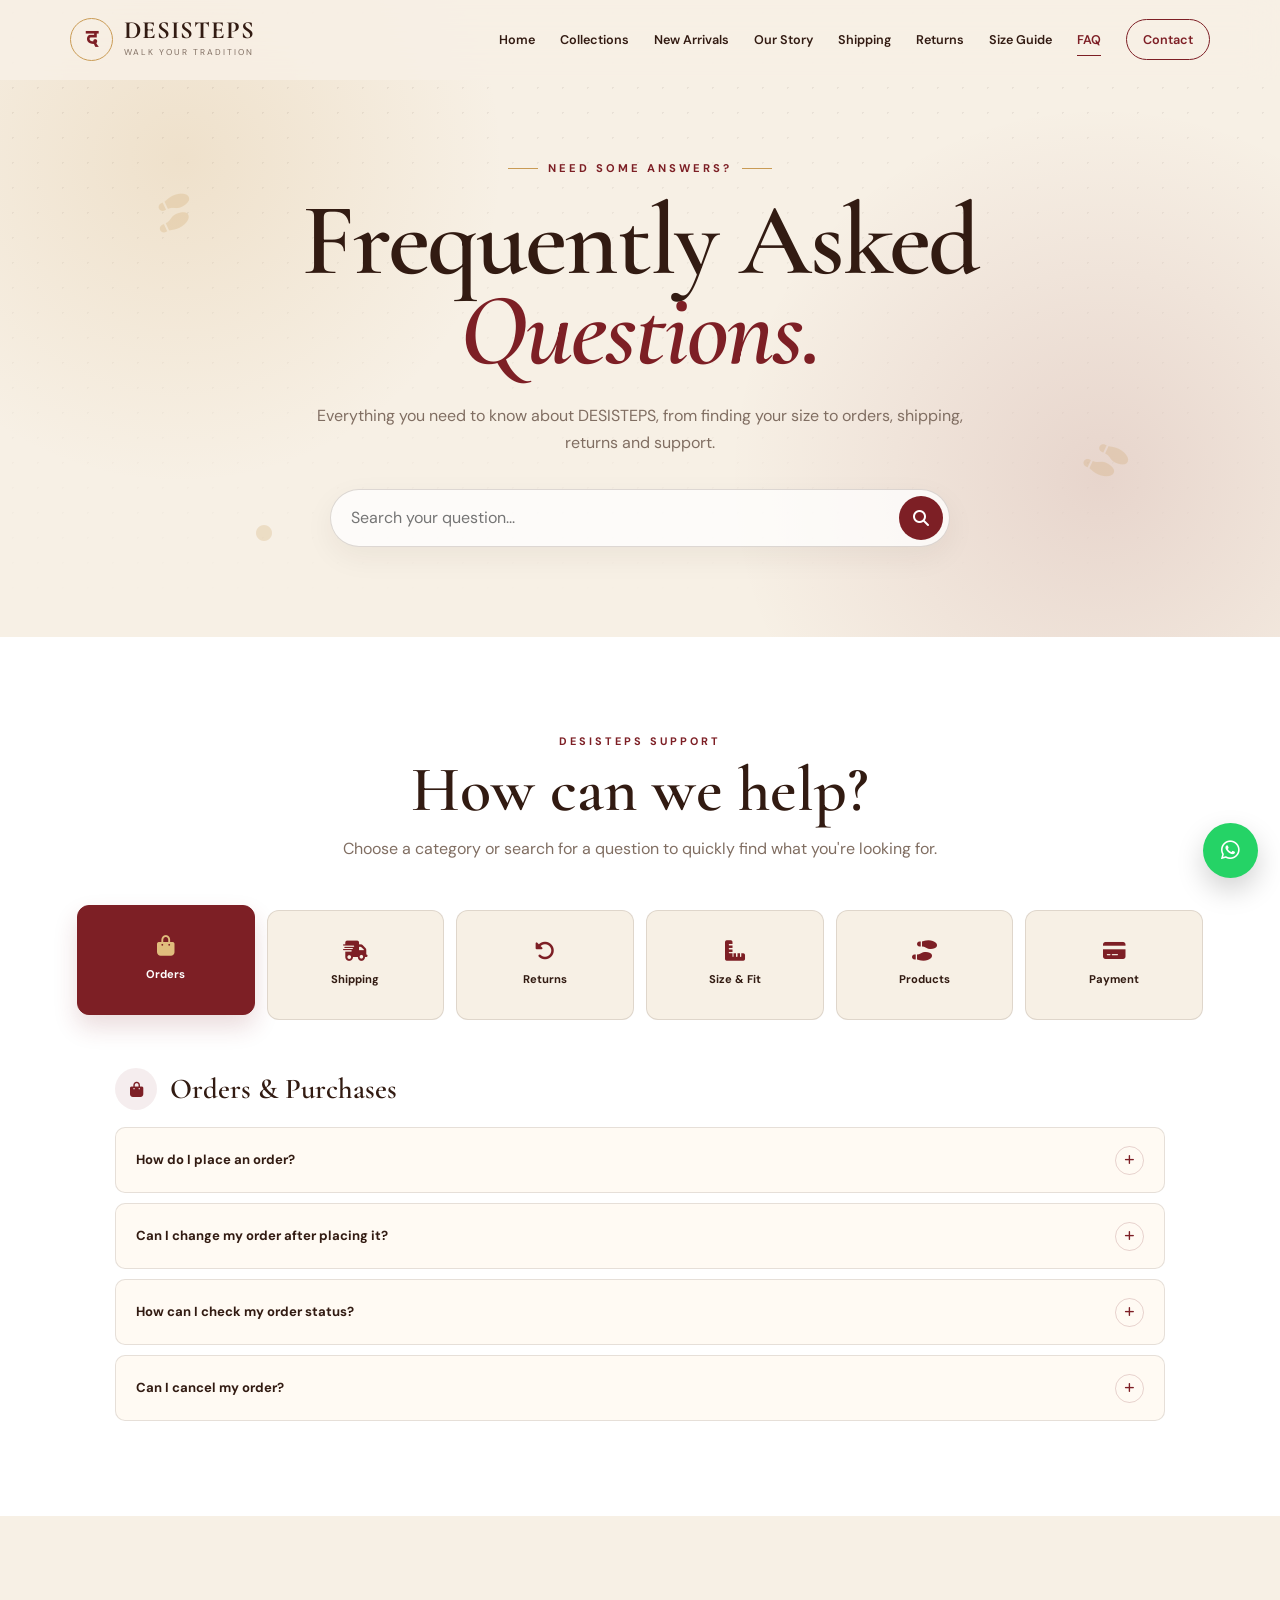
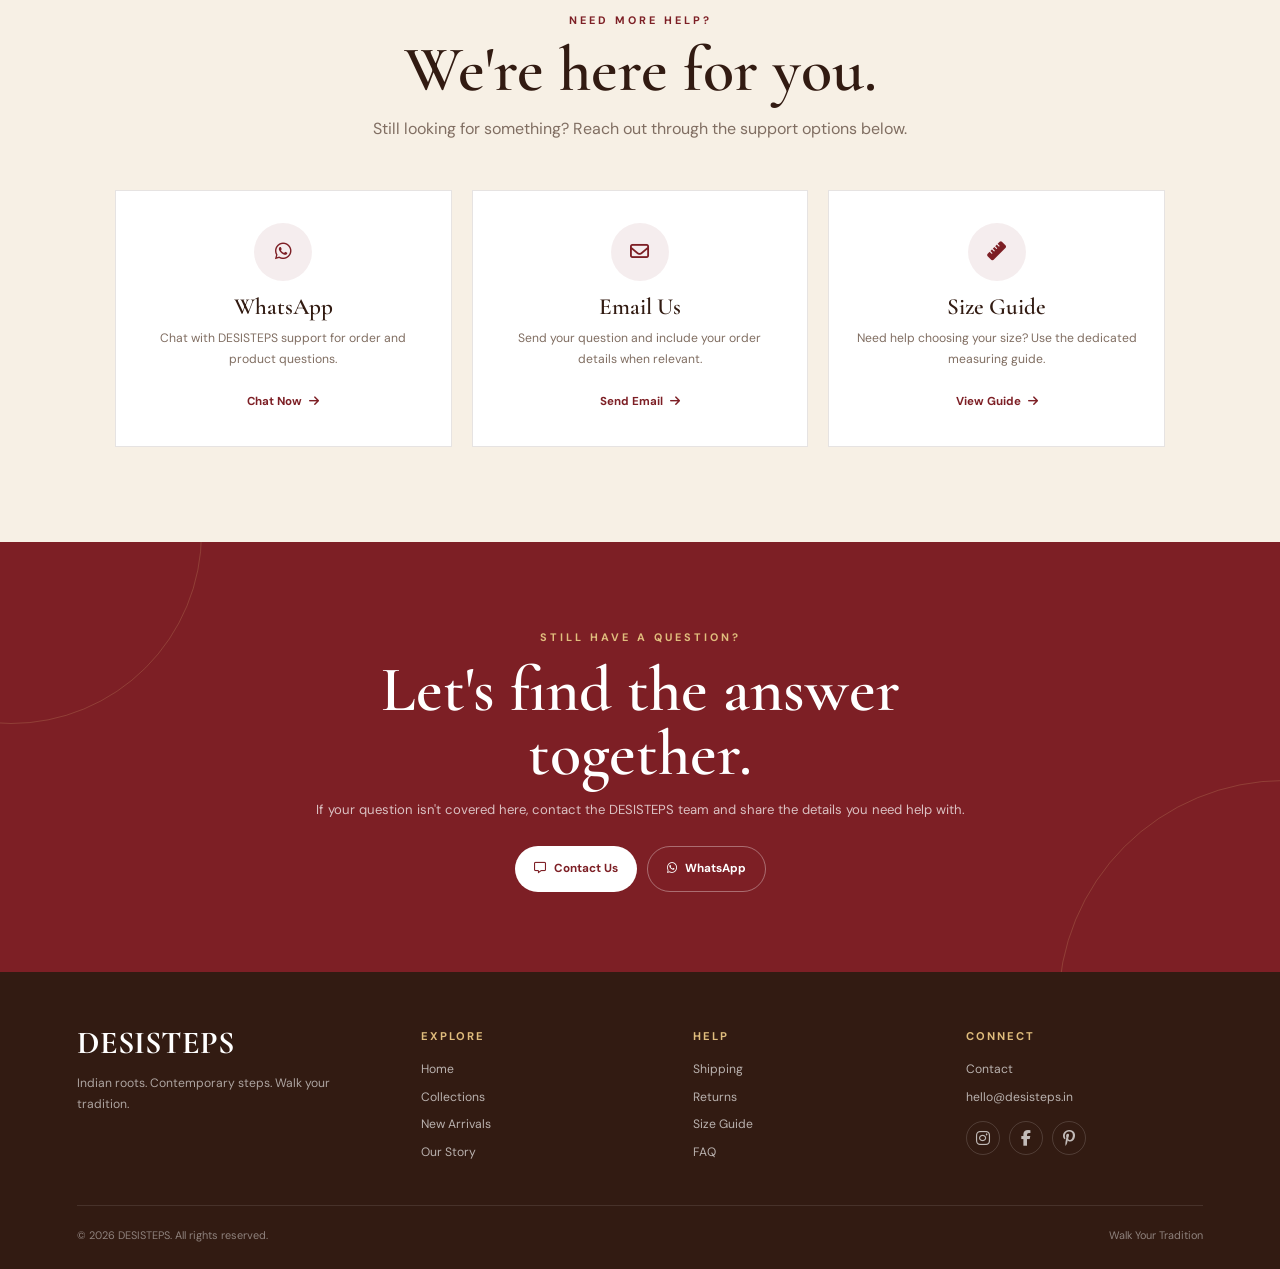
<file: faq.html>
<!DOCTYPE html>
<html lang="en">

<head>
  <meta charset="UTF-8">
  <meta name="viewport" content="width=device-width, initial-scale=1.0">
  <meta name="description"
    content="DESISTEPS FAQ — answers about orders, sizing, shipping, returns, payments and support.">
  <title>FAQ | DESISTEPS</title>

  <link rel="preconnect" href="https://fonts.googleapis.com">
  <link rel="preconnect" href="https://fonts.gstatic.com" crossorigin>
  <link
    href="https://fonts.googleapis.com/css2?family=Cormorant+Garamond:wght@500;600;700&family=DM+Sans:wght@400;500;600;700&display=swap"
    rel="stylesheet">
  <link rel="stylesheet" href="https://cdnjs.cloudflare.com/ajax/libs/font-awesome/6.5.2/css/all.min.css">

  <style>
    :root {
      --cream: #f7f0e5;
      --cream-light: #fffaf3;
      --cream-dark: #eadfce;
      --brown: #321b12;
      --brown-light: #573326;
      --maroon: #7d1f25;
      --maroon-dark: #541319;
      --gold: #c99b55;
      --gold-light: #e0bd7d;
      --text: #2d211b;
      --muted: #806e62;
      --white: #fff;
      --border: rgba(50, 27, 18, .12);
      --shadow: 0 25px 70px rgba(50, 27, 18, .10);
      --shadow-small: 0 12px 35px rgba(50, 27, 18, .08);
      --ease: cubic-bezier(.2, .75, .25, 1);
    }

    * {
      margin: 0;
      padding: 0;
      box-sizing: border-box;
    }

    html {
      scroll-behavior: smooth;
    }

    body {
      font-family: "DM Sans", sans-serif;
      color: var(--text);
      background: var(--cream);
      line-height: 1.7;
      overflow-x: hidden;
    }

    body.menu-open {
      overflow: hidden;
    }

    a {
      color: inherit;
      text-decoration: none;
    }

    button,
    input {
      font: inherit;
    }

    button {
      cursor: pointer;
    }

    /* ==============================
       PRELOADER
    ============================== */

    .preloader {
      position: fixed;
      inset: 0;
      z-index: 9999;
      display: grid;
      place-items: center;
      background: var(--brown);
      transition: opacity .6s ease, visibility .6s ease;
    }

    .preloader.hide {
      opacity: 0;
      visibility: hidden;
      pointer-events: none;
    }

    .loader-content {
      text-align: center;
      color: var(--cream);
    }

    .loader-symbol {
      width: 70px;
      height: 70px;
      margin: auto;
      display: grid;
      place-items: center;
      border: 1px solid var(--gold);
      border-radius: 50%;
      color: var(--gold-light);
      font: 700 2rem/1 "Cormorant Garamond", serif;
      animation: loaderPulse 1.5s ease-in-out infinite;
    }

    .loader-content p {
      margin-top: 15px;
      font-size: .68rem;
      letter-spacing: 4px;
      text-transform: uppercase;
    }

    @keyframes loaderPulse {
      50% {
        transform: scale(1.08);
        box-shadow: 0 0 35px rgba(201, 155, 85, .25);
      }
    }

    /* ==============================
       NAVBAR
    ============================== */

    .navbar {
      position: fixed;
      top: 0;
      left: 0;
      width: 100%;
      z-index: 1000;
      padding: 18px 5.5%;
      display: flex;
      align-items: center;
      justify-content: space-between;
      background: rgba(247, 240, 229, .88);
      backdrop-filter: blur(18px);
      -webkit-backdrop-filter: blur(18px);
      border-bottom: 1px solid transparent;
      transition: .35s ease;
    }

    .navbar.scrolled {
      padding-top: 11px;
      padding-bottom: 11px;
      border-color: var(--border);
      box-shadow: 0 8px 30px rgba(50, 27, 18, .07);
    }

    .brand {
      display: flex;
      align-items: center;
      gap: 11px;
      color: var(--brown);
    }

    .brand-symbol {
      width: 43px;
      height: 43px;
      display: grid;
      place-items: center;
      border: 1px solid var(--gold);
      border-radius: 50%;
      color: var(--maroon);
      font: 700 1.45rem/1 "Cormorant Garamond", serif;
      transition: .3s ease;
    }

    .brand:hover .brand-symbol {
      background: var(--maroon);
      color: var(--cream);
      transform: rotate(-8deg);
    }

    .brand strong {
      display: block;
      font: 700 1.55rem/1 "Cormorant Garamond", serif;
      letter-spacing: 1px;
    }

    .brand span {
      display: block;
      margin-top: 3px;
      color: var(--muted);
      font-size: .53rem;
      letter-spacing: 2px;
      text-transform: uppercase;
    }

    .nav-links {
      display: flex;
      align-items: center;
      gap: 25px;
    }

    .nav-links a {
      position: relative;
      color: var(--brown);
      font-size: .79rem;
      font-weight: 600;
    }

    .nav-links a::after {
      content: "";
      position: absolute;
      left: 0;
      bottom: -6px;
      width: 0;
      height: 1px;
      background: var(--maroon);
      transition: .3s ease;
    }

    .nav-links a:hover::after,
    .nav-links a.active::after {
      width: 100%;
    }

    .nav-links a.active {
      color: var(--maroon);
    }

    .nav-cta {
      padding: 9px 16px;
      border: 1px solid var(--maroon);
      border-radius: 50px;
      color: var(--maroon) !important;
    }

    .nav-cta:hover {
      background: var(--maroon);
      color: var(--white) !important;
    }

    .nav-cta::after {
      display: none !important;
    }

    .menu-btn {
      display: none;
      width: 44px;
      height: 44px;
      border: 1px solid var(--border);
      border-radius: 50%;
      background: transparent;
      color: var(--brown);
    }

    /* ==============================
       HERO
    ============================== */

    .hero {
      position: relative;
      min-height: 67vh;
      padding: 150px 6% 90px;
      display: grid;
      place-items: center;
      text-align: center;
      overflow: hidden;
      background:
        radial-gradient(circle at 14% 25%, rgba(201, 155, 85, .18), transparent 27%),
        radial-gradient(circle at 86% 75%, rgba(125, 31, 37, .13), transparent 31%),
        var(--cream);
    }

    .hero::before {
      content: "";
      position: absolute;
      inset: 0;
      opacity: .08;
      background-image:
        radial-gradient(var(--brown) 1px, transparent 1px);
      background-size: 25px 25px;
      mask-image: linear-gradient(to bottom, #000, transparent);
    }

    .hero-content {
      position: relative;
      z-index: 2;
      max-width: 820px;
    }

    .eyebrow {
      display: inline-flex;
      align-items: center;
      gap: 10px;
      color: var(--maroon);
      font-size: .7rem;
      font-weight: 700;
      letter-spacing: 3px;
      text-transform: uppercase;
    }

    .eyebrow::before,
    .eyebrow::after {
      content: "";
      width: 30px;
      height: 1px;
      background: var(--gold);
    }

    .hero h1 {
      margin-top: 17px;
      color: var(--brown);
      font: 600 clamp(3.5rem, 8vw, 7rem)/.88 "Cormorant Garamond", serif;
      letter-spacing: -2px;
    }

    .hero h1 span {
      color: var(--maroon);
      font-style: italic;
    }

    .hero p {
      max-width: 650px;
      margin: 27px auto 0;
      color: var(--muted);
      font-size: 1rem;
    }

    .hero-search {
      position: relative;
      max-width: 620px;
      margin: 32px auto 0;
    }

    .hero-search input {
      width: 100%;
      height: 58px;
      padding: 0 62px 0 20px;
      border: 1px solid rgba(50, 27, 18, .16);
      border-radius: 50px;
      outline: none;
      background: rgba(255, 255, 255, .75);
      color: var(--text);
      box-shadow: 0 10px 30px rgba(50, 27, 18, .06);
      transition: .3s ease;
    }

    .hero-search input:focus {
      border-color: var(--gold);
      box-shadow: 0 0 0 4px rgba(201, 155, 85, .12);
    }

    .search-icon {
      position: absolute;
      right: 7px;
      top: 7px;
      width: 44px;
      height: 44px;
      display: grid;
      place-items: center;
      border-radius: 50%;
      background: var(--maroon);
      color: #fff;
    }

    .hero-decor {
      position: absolute;
      color: var(--gold);
      opacity: .22;
      animation: floatDecor 5s ease-in-out infinite;
    }

    .hero-decor.one {
      left: 12%;
      top: 31%;
      font-size: 2rem;
      transform: rotate(-25deg);
    }

    .hero-decor.two {
      right: 12%;
      bottom: 25%;
      font-size: 2rem;
      animation-delay: 1.4s;
      transform: rotate(25deg);
    }

    .hero-decor.three {
      left: 20%;
      bottom: 15%;
      font-size: 1rem;
      animation-delay: .8s;
    }

    @keyframes floatDecor {
      50% {
        translate: 0 -16px;
      }
    }

    /* ==============================
       COMMON
    ============================== */

    section {
      padding: 95px 6%;
    }

    .section-heading {
      max-width: 720px;
      margin: 0 auto 48px;
      text-align: center;
    }

    .section-heading .mini {
      display: block;
      margin-bottom: 8px;
      color: var(--maroon);
      font-size: .68rem;
      font-weight: 700;
      letter-spacing: 3px;
      text-transform: uppercase;
    }

    .section-heading h2 {
      color: var(--brown);
      font: 600 clamp(2.6rem, 5vw, 4rem)/1 "Cormorant Garamond", serif;
    }

    .section-heading p {
      margin-top: 13px;
      color: var(--muted);
    }

    /* ==============================
       CATEGORY CARDS
    ============================== */

    .faq-section {
      background: #fff;
    }

    .category-grid {
      max-width: 1150px;
      margin: auto;
      display: grid;
      grid-template-columns: repeat(6, 1fr);
      gap: 12px;
    }

    .category-btn {
      position: relative;
      min-height: 110px;
      padding: 18px 10px;
      display: flex;
      flex-direction: column;
      align-items: center;
      justify-content: center;
      gap: 9px;
      border: 1px solid var(--border);
      border-radius: 12px;
      background: var(--cream);
      color: var(--brown);
      transition: .35s var(--ease);
    }

    .category-btn i {
      color: var(--maroon);
      font-size: 1.25rem;
      transition: .3s ease;
    }

    .category-btn span {
      font-size: .7rem;
      font-weight: 700;
    }

    .category-btn:hover,
    .category-btn.active {
      background: var(--maroon);
      border-color: var(--maroon);
      color: #fff;
      transform: translateY(-5px);
      box-shadow: 0 12px 25px rgba(125, 31, 37, .16);
    }

    .category-btn:hover i,
    .category-btn.active i {
      color: var(--gold-light);
    }

    /* ==============================
       FAQ AREA
    ============================== */

    .faq-layout {
      max-width: 1050px;
      margin: 48px auto 0;
    }

    .faq-group {
      display: none;
      animation: faqFade .45s ease;
    }

    .faq-group.active {
      display: block;
    }

    @keyframes faqFade {
      from {
        opacity: 0;
        transform: translateY(12px);
      }

      to {
        opacity: 1;
        transform: none;
      }
    }

    .group-title {
      display: flex;
      align-items: center;
      gap: 13px;
      margin-bottom: 17px;
      color: var(--brown);
      font: 600 1.8rem/1 "Cormorant Garamond", serif;
    }

    .group-title i {
      width: 42px;
      height: 42px;
      display: grid;
      place-items: center;
      border-radius: 50%;
      background: rgba(125, 31, 37, .08);
      color: var(--maroon);
      font-size: .95rem;
    }

    .accordion {
      display: grid;
      gap: 10px;
    }

    .faq-item {
      overflow: hidden;
      border: 1px solid var(--border);
      border-radius: 10px;
      background: var(--cream-light);
      transition: .3s ease;
    }

    .faq-item:hover {
      border-color: rgba(201, 155, 85, .45);
    }

    .faq-item.open {
      border-color: rgba(125, 31, 37, .22);
      box-shadow: var(--shadow-small);
    }

    .faq-question {
      width: 100%;
      min-height: 64px;
      padding: 16px 20px;
      display: flex;
      align-items: center;
      justify-content: space-between;
      gap: 18px;
      border: 0;
      background: transparent;
      color: var(--brown);
      text-align: left;
      font-size: .82rem;
      font-weight: 700;
    }

    .faq-question span {
      flex: 1;
    }

    .faq-question i {
      flex: 0 0 auto;
      width: 29px;
      height: 29px;
      display: grid;
      place-items: center;
      border: 1px solid rgba(125, 31, 37, .18);
      border-radius: 50%;
      color: var(--maroon);
      font-size: .7rem;
      transition: .3s ease;
    }

    .faq-item.open .faq-question i {
      background: var(--maroon);
      color: #fff;
      transform: rotate(45deg);
    }

    .faq-answer {
      display: grid;
      grid-template-rows: 0fr;
      transition: grid-template-rows .4s ease;
    }

    .faq-answer-inner {
      overflow: hidden;
    }

    .faq-answer p {
      padding: 0 20px 20px;
      color: var(--muted);
      font-size: .78rem;
    }

    .faq-item.open .faq-answer {
      grid-template-rows: 1fr;
    }

    /* ==============================
       QUICK HELP
    ============================== */

    .quick-help {
      background: var(--cream);
    }

    .help-grid {
      max-width: 1050px;
      margin: auto;
      display: grid;
      grid-template-columns: repeat(3, 1fr);
      gap: 20px;
    }

    .help-card {
      position: relative;
      padding: 32px 25px;
      border: 1px solid var(--border);
      background: #fff;
      text-align: center;
      overflow: hidden;
      transition: .35s ease;
    }

    .help-card::before {
      content: "";
      position: absolute;
      left: 0;
      top: 0;
      width: 100%;
      height: 3px;
      background: linear-gradient(90deg, var(--maroon), var(--gold));
      transform: scaleX(0);
      transform-origin: left;
      transition: .4s ease;
    }

    .help-card:hover {
      transform: translateY(-8px);
      box-shadow: var(--shadow);
    }

    .help-card:hover::before {
      transform: scaleX(1);
    }

    .help-icon {
      width: 58px;
      height: 58px;
      margin: 0 auto 15px;
      display: grid;
      place-items: center;
      border-radius: 50%;
      background: rgba(125, 31, 37, .08);
      color: var(--maroon);
      font-size: 1.2rem;
      transition: .35s ease;
    }

    .help-card:hover .help-icon {
      background: var(--maroon);
      color: #fff;
      transform: rotateY(180deg);
    }

    .help-card h3 {
      color: var(--brown);
      font: 600 1.45rem/1 "Cormorant Garamond", serif;
    }

    .help-card p {
      margin: 9px 0 17px;
      color: var(--muted);
      font-size: .76rem;
    }

    .help-card a {
      display: inline-flex;
      align-items: center;
      gap: 7px;
      color: var(--maroon);
      font-size: .72rem;
      font-weight: 700;
    }

    .help-card a:hover {
      color: var(--brown);
    }

    /* ==============================
       STILL HAVE QUESTIONS
    ============================== */

    .contact-banner {
      position: relative;
      padding: 80px 6%;
      background: var(--maroon);
      color: #fff;
      text-align: center;
      overflow: hidden;
    }

    .contact-banner::before,
    .contact-banner::after {
      content: "";
      position: absolute;
      border: 1px solid rgba(224, 189, 125, .2);
      border-radius: 50%;
    }

    .contact-banner::before {
      width: 380px;
      height: 380px;
      left: -180px;
      top: -200px;
    }

    .contact-banner::after {
      width: 450px;
      height: 450px;
      right: -230px;
      bottom: -260px;
    }

    .contact-content {
      position: relative;
      z-index: 2;
      max-width: 720px;
      margin: auto;
    }

    .contact-content .mini {
      color: var(--gold-light);
      font-size: .68rem;
      font-weight: 700;
      letter-spacing: 3px;
      text-transform: uppercase;
    }

    .contact-content h2 {
      margin-top: 9px;
      font: 600 clamp(2.6rem, 5vw, 4.2rem)/1 "Cormorant Garamond", serif;
    }

    .contact-content p {
      margin: 13px auto 25px;
      color: rgba(255, 255, 255, .72);
      font-size: .82rem;
    }

    .contact-buttons {
      display: flex;
      justify-content: center;
      flex-wrap: wrap;
      gap: 10px;
    }

    .contact-btn {
      display: inline-flex;
      align-items: center;
      gap: 8px;
      padding: 12px 19px;
      border-radius: 50px;
      background: #fff;
      color: var(--maroon);
      font-size: .73rem;
      font-weight: 700;
      transition: .3s ease;
    }

    .contact-btn.outline {
      border: 1px solid rgba(255, 255, 255, .35);
      background: transparent;
      color: #fff;
    }

    .contact-btn:hover {
      transform: translateY(-3px);
      box-shadow: 0 10px 25px rgba(0, 0, 0, .15);
    }

    /* ==============================
       FOOTER
    ============================== */

    footer {
      padding: 55px 6% 25px;
      background: var(--brown);
      color: #fff;
    }

    .footer-grid {
      max-width: 1200px;
      margin: auto;
      display: grid;
      grid-template-columns: 1.3fr repeat(3, 1fr);
      gap: 35px;
    }

    .footer-brand strong {
      font: 700 2rem/1 "Cormorant Garamond", serif;
    }

    .footer-brand p {
      max-width: 300px;
      margin-top: 12px;
      color: rgba(255, 255, 255, .6);
      font-size: .76rem;
    }

    footer h4 {
      margin-bottom: 13px;
      color: var(--gold-light);
      font-size: .7rem;
      letter-spacing: 2px;
      text-transform: uppercase;
    }

    footer .footer-link {
      display: block;
      margin: 7px 0;
      color: rgba(255, 255, 255, .66);
      font-size: .76rem;
      transition: .2s;
    }

    footer .footer-link:hover {
      color: #fff;
      transform: translateX(3px);
    }

    .socials {
      display: flex;
      gap: 9px;
      margin-top: 14px;
    }

    .socials a {
      width: 34px;
      height: 34px;
      display: grid;
      place-items: center;
      border: 1px solid rgba(255, 255, 255, .15);
      border-radius: 50%;
      color: rgba(255, 255, 255, .7);
      transition: .3s;
    }

    .socials a:hover {
      background: var(--maroon);
      color: #fff;
      transform: translateY(-3px);
    }

    .footer-bottom {
      max-width: 1200px;
      margin: 35px auto 0;
      padding-top: 20px;
      border-top: 1px solid rgba(255, 255, 255, .1);
      display: flex;
      justify-content: space-between;
      gap: 20px;
      color: rgba(255, 255, 255, .45);
      font-size: .68rem;
    }

    /* ==============================
       WHATSAPP
    ============================== */

    .whatsapp {
      position: fixed;
      right: 22px;
      bottom: 22px;
      z-index: 900;
      width: 55px;
      height: 55px;
      display: grid;
      place-items: center;
      border-radius: 50%;
      background: #25d366;
      color: #fff;
      font-size: 1.35rem;
      box-shadow: 0 12px 28px rgba(0, 0, 0, .18);
      transition: .3s ease;
    }

    .whatsapp:hover {
      transform: translateY(-5px) scale(1.05);
    }

    /* ==============================
       REVEAL
    ============================== */

    .reveal {
      opacity: 0;
      transform: translateY(28px);
      transition: opacity .7s ease, transform .7s var(--ease);
    }

    .reveal.visible {
      opacity: 1;
      transform: none;
    }

    /* ==============================
       SEARCH HIGHLIGHT
    ============================== */

    .search-empty {
      display: none;
      max-width: 700px;
      margin: 30px auto 0;
      padding: 22px;
      border: 1px dashed rgba(125, 31, 37, .25);
      background: var(--cream);
      color: var(--muted);
      text-align: center;
      font-size: .78rem;
    }

    .search-empty.show {
      display: block;
    }

    /* ==============================
       RESPONSIVE
    ============================== */

    @media(max-width:1050px) {
      .nav-links {
        gap: 15px;
      }

      .category-grid {
        grid-template-columns: repeat(3, 1fr);
      }
    }

    @media(max-width:820px) {
      .nav-links {
        position: fixed;
        top: 76px;
        left: 18px;
        right: 18px;
        display: flex;
        flex-direction: column;
        align-items: stretch;
        gap: 3px;
        padding: 14px;
        background: rgba(255, 250, 243, .98);
        border: 1px solid var(--border);
        border-radius: 18px;
        box-shadow: var(--shadow);
        transform: translateY(-15px);
        opacity: 0;
        visibility: hidden;
        transition: .3s ease;
      }

      .nav-links.open {
        transform: none;
        opacity: 1;
        visibility: visible;
      }

      .nav-links a {
        padding: 12px 13px;
        border-radius: 8px;
      }

      .nav-links a:hover {
        background: var(--cream);
      }

      .nav-links a::after {
        display: none;
      }

      .menu-btn {
        display: grid;
        place-items: center;
      }

      .help-grid {
        grid-template-columns: 1fr;
        max-width: 600px;
      }

      .footer-grid {
        grid-template-columns: 1fr 1fr;
      }
    }

    @media(max-width:600px) {
      .navbar {
        padding: 13px 5%;
      }

      .brand-symbol {
        width: 39px;
        height: 39px;
      }

      .brand strong {
        font-size: 1.35rem;
      }

      .hero {
        min-height: 72vh;
        padding: 135px 5% 70px;
      }

      .hero h1 {
        font-size: clamp(3rem, 16vw, 5rem);
      }

      .hero p {
        font-size: .87rem;
      }

      .hero-search input {
        height: 53px;
      }

      .hero-decor {
        display: none;
      }

      section {
        padding: 72px 5%;
      }

      .category-grid {
        grid-template-columns: repeat(2, 1fr);
        gap: 10px;
      }

      .category-btn {
        min-height: 95px;
      }

      .faq-layout {
        margin-top: 35px;
      }

      .group-title {
        font-size: 1.55rem;
      }

      .faq-question {
        min-height: 60px;
        padding: 14px 15px;
        font-size: .77rem;
      }

      .faq-answer p {
        padding: 0 15px 17px;
        font-size: .74rem;
      }

      .contact-buttons {
        flex-direction: column;
        align-items: center;
      }

      .contact-btn {
        width: min(100%, 280px);
        justify-content: center;
      }

      .footer-grid {
        grid-template-columns: 1fr;
      }

      .footer-bottom {
        flex-direction: column;
      }

      .whatsapp {
        right: 16px;
        bottom: 16px;
      }
    }

    @media(max-width:390px) {
      .category-btn span {
        font-size: .64rem;
      }

      .category-btn {
        min-height: 88px;
      }
    }

    @media(prefers-reduced-motion:reduce) {

      *,
      *::before,
      *::after {
        scroll-behavior: auto !important;
        animation: none !important;
        transition: none !important;
      }

      .reveal {
        opacity: 1;
        transform: none;
      }
    }
  </style>
</head>

<body>

  <!-- PRELOADER -->
  <div class="preloader" id="preloader">
    <div class="loader-content">
      <div class="loader-symbol">द</div>
      <p>DESISTEPS</p>
    </div>
  </div>

  <!-- NAVBAR -->
  <header class="navbar" id="navbar">

    <a href="index.html" class="brand">
      <div class="brand-symbol">द</div>

      <div>
        <strong>DESISTEPS</strong>
        <span>Walk Your Tradition</span>
      </div>
    </a>

    <nav class="nav-links" id="navLinks">
      <a href="index.html">Home</a>
      <a href="collection.html">Collections</a>
      <a href="new-arrivals.html">New Arrivals</a>
      <a href="our-story.html">Our Story</a>
      <a href="shipping.html">Shipping</a>
      <a href="returns.html">Returns</a>
      <a href="size-guide.html">Size Guide</a>
      <a href="faq.html" class="active">FAQ</a>
      <a href="contact.html" class="nav-cta">Contact</a>
    </nav>

    <button class="menu-btn" id="menuBtn" aria-label="Open navigation" aria-expanded="false">
      <i class="fa-solid fa-bars"></i>
    </button>

  </header>

  <main>

    <!-- HERO -->
    <section class="hero">

      <i class="hero-decor one fa-solid fa-shoe-prints"></i>
      <i class="hero-decor two fa-solid fa-shoe-prints"></i>
      <i class="hero-decor three fa-solid fa-circle"></i>

      <div class="hero-content reveal">

        <span class="eyebrow">Need Some Answers?</span>

        <h1>Frequently Asked <span>Questions.</span></h1>

        <p>
          Everything you need to know about DESISTEPS,
          from finding your size to orders, shipping, returns and support.
        </p>

        <div class="hero-search">
          <input type="search" id="faqSearch" placeholder="Search your question..."
            aria-label="Search frequently asked questions">
          <div class="search-icon">
            <i class="fa-solid fa-magnifying-glass"></i>
          </div>
        </div>

      </div>
    </section>

    <!-- FAQ -->
    <section class="faq-section" id="questions">

      <div class="section-heading reveal">
        <span class="mini">DESISTEPS Support</span>
        <h2>How can we help?</h2>
        <p>
          Choose a category or search for a question to quickly find what you're looking for.
        </p>
      </div>

      <!-- CATEGORY FILTERS -->
      <div class="category-grid reveal">

        <button class="category-btn active" data-category="orders">
          <i class="fa-solid fa-bag-shopping"></i>
          <span>Orders</span>
        </button>

        <button class="category-btn" data-category="shipping">
          <i class="fa-solid fa-truck-fast"></i>
          <span>Shipping</span>
        </button>

        <button class="category-btn" data-category="returns">
          <i class="fa-solid fa-rotate-left"></i>
          <span>Returns</span>
        </button>

        <button class="category-btn" data-category="size">
          <i class="fa-solid fa-ruler-combined"></i>
          <span>Size & Fit</span>
        </button>

        <button class="category-btn" data-category="products">
          <i class="fa-solid fa-shoe-prints"></i>
          <span>Products</span>
        </button>

        <button class="category-btn" data-category="payment">
          <i class="fa-solid fa-credit-card"></i>
          <span>Payment</span>
        </button>

      </div>

      <div class="faq-layout">

        <!-- ORDERS -->
        <div class="faq-group active" data-group="orders">

          <h3 class="group-title">
            <i class="fa-solid fa-bag-shopping"></i>
            Orders & Purchases
          </h3>

          <div class="accordion">

            <div class="faq-item">
              <button class="faq-question">
                <span>How do I place an order?</span>
                <i class="fa-solid fa-plus"></i>
              </button>
              <div class="faq-answer">
                <div class="faq-answer-inner">
                  <p>
                    Browse the DESISTEPS collection, select your preferred product,
                    choose the required size and follow the checkout steps shown on the website.
                  </p>
                </div>
              </div>
            </div>

            <div class="faq-item">
              <button class="faq-question">
                <span>Can I change my order after placing it?</span>
                <i class="fa-solid fa-plus"></i>
              </button>
              <div class="faq-answer">
                <div class="faq-answer-inner">
                  <p>
                    If you need to change an order, contact DESISTEPS support as soon as possible.
                    Changes may depend on whether the order has already entered processing or dispatch.
                  </p>
                </div>
              </div>
            </div>

            <div class="faq-item">
              <button class="faq-question">
                <span>How can I check my order status?</span>
                <i class="fa-solid fa-plus"></i>
              </button>
              <div class="faq-answer">
                <div class="faq-answer-inner">
                  <p>
                    Use the order information provided after checkout or contact support
                    with your order details for assistance.
                  </p>
                </div>
              </div>
            </div>

            <div class="faq-item">
              <button class="faq-question">
                <span>Can I cancel my order?</span>
                <i class="fa-solid fa-plus"></i>
              </button>
              <div class="faq-answer">
                <div class="faq-answer-inner">
                  <p>
                    Cancellation availability depends on the current status of your order.
                    Please contact support as quickly as possible if you want to request a cancellation.
                  </p>
                </div>
              </div>
            </div>

          </div>
        </div>

        <!-- SHIPPING -->
        <div class="faq-group" data-group="shipping">

          <h3 class="group-title">
            <i class="fa-solid fa-truck-fast"></i>
            Shipping & Delivery
          </h3>

          <div class="accordion">

            <div class="faq-item">
              <button class="faq-question">
                <span>Where does DESISTEPS deliver?</span>
                <i class="fa-solid fa-plus"></i>
              </button>
              <div class="faq-answer">
                <div class="faq-answer-inner">
                  <p>
                    DESISTEPS is designed for delivery across serviceable locations in India.
                    Availability can depend on the delivery address and courier coverage.
                  </p>
                </div>
              </div>
            </div>

            <div class="faq-item">
              <button class="faq-question">
                <span>How long does delivery take?</span>
                <i class="fa-solid fa-plus"></i>
              </button>
              <div class="faq-answer">
                <div class="faq-answer-inner">
                  <p>
                    Delivery time can vary by destination, courier service and order processing.
                    For the latest delivery information, check the Shipping page or your order communication.
                  </p>
                </div>
              </div>
            </div>

            <div class="faq-item">
              <button class="faq-question">
                <span>Can I track my shipment?</span>
                <i class="fa-solid fa-plus"></i>
              </button>
              <div class="faq-answer">
                <div class="faq-answer-inner">
                  <p>
                    If tracking is available for your shipment, the tracking information
                    will be provided through the relevant order or delivery communication.
                  </p>
                </div>
              </div>
            </div>

            <div class="faq-item">
              <button class="faq-question">
                <span>What if my package is delayed?</span>
                <i class="fa-solid fa-plus"></i>
              </button>
              <div class="faq-answer">
                <div class="faq-answer-inner">
                  <p>
                    Check the latest tracking information first. If the shipment remains delayed,
                    contact DESISTEPS support and share your order details so the delivery status can be checked.
                  </p>
                </div>
              </div>
            </div>

          </div>
        </div>

        <!-- RETURNS -->
        <div class="faq-group" data-group="returns">

          <h3 class="group-title">
            <i class="fa-solid fa-rotate-left"></i>
            Returns & Exchanges
          </h3>

          <div class="accordion">

            <div class="faq-item">
              <button class="faq-question">
                <span>Can I return a product?</span>
                <i class="fa-solid fa-plus"></i>
              </button>
              <div class="faq-answer">
                <div class="faq-answer-inner">
                  <p>
                    Return eligibility depends on the product condition and the applicable DESISTEPS
                    return policy. Please review the Returns page before requesting a return.
                  </p>
                </div>
              </div>
            </div>

            <div class="faq-item">
              <button class="faq-question">
                <span>Can I exchange for another size?</span>
                <i class="fa-solid fa-plus"></i>
              </button>
              <div class="faq-answer">
                <div class="faq-answer-inner">
                  <p>
                    Size exchanges may be available according to the applicable return and exchange
                    policy and stock availability. Contact support with your order details for guidance.
                  </p>
                </div>
              </div>
            </div>

            <div class="faq-item">
              <button class="faq-question">
                <span>What condition should the product be in for a return?</span>
                <i class="fa-solid fa-plus"></i>
              </button>
              <div class="faq-answer">
                <div class="faq-answer-inner">
                  <p>
                    Follow the current Returns page instructions regarding product condition,
                    packaging and other return requirements.
                  </p>
                </div>
              </div>
            </div>

            <div class="faq-item">
              <button class="faq-question">
                <span>Where can I read the complete return policy?</span>
                <i class="fa-solid fa-plus"></i>
              </button>
              <div class="faq-answer">
                <div class="faq-answer-inner">
                  <p>
                    Visit the dedicated Returns page for the complete policy and the latest
                    instructions applicable to your order.
                  </p>
                </div>
              </div>
            </div>

          </div>
        </div>

        <!-- SIZE -->
        <div class="faq-group" data-group="size">

          <h3 class="group-title">
            <i class="fa-solid fa-ruler-combined"></i>
            Size & Fit
          </h3>

          <div class="accordion">

            <div class="faq-item">
              <button class="faq-question">
                <span>How do I find my DESISTEPS size?</span>
                <i class="fa-solid fa-plus"></i>
              </button>
              <div class="faq-answer">
                <div class="faq-answer-inner">
                  <p>
                    Measure your foot from heel to the longest toe on a flat surface,
                    then compare the measurement with the DESISTEPS Size Guide.
                  </p>
                </div>
              </div>
            </div>

            <div class="faq-item">
              <button class="faq-question">
                <span>Should I measure both feet?</span>
                <i class="fa-solid fa-plus"></i>
              </button>
              <div class="faq-answer">
                <div class="faq-answer-inner">
                  <p>
                    Yes. Measure both feet and use the longer measurement when comparing
                    your foot length with the size chart.
                  </p>
                </div>
              </div>
            </div>

            <div class="faq-item">
              <button class="faq-question">
                <span>What if I am between two sizes?</span>
                <i class="fa-solid fa-plus"></i>
              </button>
              <div class="faq-answer">
                <div class="faq-answer-inner">
                  <p>
                    Check the product-specific sizing information first. The best option
                    can depend on the footwear style and the fit you prefer.
                  </p>
                </div>
              </div>
            </div>

            <div class="faq-item">
              <button class="faq-question">
                <span>Do different footwear styles fit differently?</span>
                <i class="fa-solid fa-plus"></i>
              </button>
              <div class="faq-answer">
                <div class="faq-answer-inner">
                  <p>
                    Yes. Juttis, Kolhapuris, sneakers and other footwear constructions
                    can have different fit characteristics. Always check the product information.
                  </p>
                </div>
              </div>
            </div>

          </div>
        </div>

        <!-- PRODUCTS -->
        <div class="faq-group" data-group="products">

          <h3 class="group-title">
            <i class="fa-solid fa-shoe-prints"></i>
            Products & Care
          </h3>

          <div class="accordion">

            <div class="faq-item">
              <button class="faq-question">
                <span>How should I care for my footwear?</span>
                <i class="fa-solid fa-plus"></i>
              </button>
              <div class="faq-answer">
                <div class="faq-answer-inner">
                  <p>
                    Care instructions depend on the materials used in the particular product.
                    Check the product information for care guidance and avoid exposing footwear
                    to conditions that are unsuitable for its material.
                  </p>
                </div>
              </div>
            </div>

            <div class="faq-item">
              <button class="faq-question">
                <span>Are DESISTEPS products handmade?</span>
                <i class="fa-solid fa-plus"></i>
              </button>
              <div class="faq-answer">
                <div class="faq-answer-inner">
                  <p>
                    Product construction can vary across collections. Please check the
                    individual product description for the relevant craftsmanship and material details.
                  </p>
                </div>
              </div>
            </div>

            <div class="faq-item">
              <button class="faq-question">
                <span>Where can I see product details?</span>
                <i class="fa-solid fa-plus"></i>
              </button>
              <div class="faq-answer">
                <div class="faq-answer-inner">
                  <p>
                    Product pages contain the available information about the style,
                    materials, sizing and other relevant details.
                  </p>
                </div>
              </div>
            </div>

          </div>
        </div>

        <!-- PAYMENT -->
        <div class="faq-group" data-group="payment">

          <h3 class="group-title">
            <i class="fa-solid fa-credit-card"></i>
            Payments
          </h3>

          <div class="accordion">

            <div class="faq-item">
              <button class="faq-question">
                <span>What payment methods are available?</span>
                <i class="fa-solid fa-plus"></i>
              </button>
              <div class="faq-answer">
                <div class="faq-answer-inner">
                  <p>
                    Available payment methods are displayed during checkout.
                    The options can depend on the checkout system and your location.
                  </p>
                </div>
              </div>
            </div>

            <div class="faq-item">
              <button class="faq-question">
                <span>My payment failed. What should I do?</span>
                <i class="fa-solid fa-plus"></i>
              </button>
              <div class="faq-answer">
                <div class="faq-answer-inner">
                  <p>
                    Check your payment details and try the available payment method again.
                    If money was deducted but the order was not confirmed, contact support with
                    your transaction and order information.
                  </p>
                </div>
              </div>
            </div>

            <div class="faq-item">
              <button class="faq-question">
                <span>Is my payment information secure?</span>
                <i class="fa-solid fa-plus"></i>
              </button>
              <div class="faq-answer">
                <div class="faq-answer-inner">
                  <p>
                    Payment processing should follow the security practices of the payment
                    provider used at checkout. Never share your card PIN, OTP or password with anyone.
                  </p>
                </div>
              </div>
            </div>

          </div>
        </div>

      </div>

      <div class="search-empty" id="searchEmpty">
        <i class="fa-solid fa-magnifying-glass"></i>
        No matching questions found. Try a different search term or choose another category.
      </div>

    </section>

    <!-- HELP -->
    <section class="quick-help">

      <div class="section-heading reveal">
        <span class="mini">Need More Help?</span>
        <h2>We're here for you.</h2>
        <p>Still looking for something? Reach out through the support options below.</p>
      </div>

      <div class="help-grid">

        <article class="help-card reveal">
          <div class="help-icon">
            <i class="fa-brands fa-whatsapp"></i>
          </div>
          <h3>WhatsApp</h3>
          <p>Chat with DESISTEPS support for order and product questions.</p>
          <a href="https://wa.me/919999999999" target="_blank" rel="noopener">
            Chat Now
            <i class="fa-solid fa-arrow-right"></i>
          </a>
        </article>

        <article class="help-card reveal">
          <div class="help-icon">
            <i class="fa-regular fa-envelope"></i>
          </div>
          <h3>Email Us</h3>
          <p>Send your question and include your order details when relevant.</p>
          <a href="mailto:hello@desisteps.in">
            Send Email
            <i class="fa-solid fa-arrow-right"></i>
          </a>
        </article>

        <article class="help-card reveal">
          <div class="help-icon">
            <i class="fa-solid fa-ruler"></i>
          </div>
          <h3>Size Guide</h3>
          <p>Need help choosing your size? Use the dedicated measuring guide.</p>
          <a href="size-guide.html">
            View Guide
            <i class="fa-solid fa-arrow-right"></i>
          </a>
        </article>

      </div>
    </section>

    <!-- CONTACT CTA -->
    <section class="contact-banner">

      <div class="contact-content reveal">
        <span class="mini">Still Have A Question?</span>

        <h2>Let's find the answer together.</h2>

        <p>
          If your question isn't covered here, contact the DESISTEPS team
          and share the details you need help with.
        </p>

        <div class="contact-buttons">
          <a href="contact.html" class="contact-btn">
            <i class="fa-regular fa-message"></i>
            Contact Us
          </a>

          <a href="https://wa.me/919999999999" target="_blank" rel="noopener" class="contact-btn outline">
            <i class="fa-brands fa-whatsapp"></i>
            WhatsApp
          </a>
        </div>
      </div>

    </section>

  </main>

  <!-- FOOTER -->
  <footer>

    <div class="footer-grid">

      <div class="footer-brand">
        <strong>DESISTEPS</strong>
        <p>Indian roots. Contemporary steps. Walk your tradition.</p>
      </div>

      <div>
        <h4>Explore</h4>
        <a class="footer-link" href="index.html">Home</a>
        <a class="footer-link" href="collection.html">Collections</a>
        <a class="footer-link" href="new-arrivals.html">New Arrivals</a>
        <a class="footer-link" href="our-story.html">Our Story</a>
      </div>

      <div>
        <h4>Help</h4>
        <a class="footer-link" href="shipping.html">Shipping</a>
        <a class="footer-link" href="returns.html">Returns</a>
        <a class="footer-link" href="size-guide.html">Size Guide</a>
        <a class="footer-link" href="faq.html">FAQ</a>
      </div>

      <div>
        <h4>Connect</h4>
        <a class="footer-link" href="contact.html">Contact</a>
        <a class="footer-link" href="mailto:hello@desisteps.in">hello@desisteps.in</a>

        <div class="socials">
          <a href="#" aria-label="Instagram">
            <i class="fa-brands fa-instagram"></i>
          </a>
          <a href="#" aria-label="Facebook">
            <i class="fa-brands fa-facebook-f"></i>
          </a>
          <a href="#" aria-label="Pinterest">
            <i class="fa-brands fa-pinterest-p"></i>
          </a>
        </div>
      </div>

    </div>

    <div class="footer-bottom">
      <span>© <span id="year"></span> DESISTEPS. All rights reserved.</span>
      <span>Walk Your Tradition</span>
    </div>

  </footer>

  <!-- WHATSAPP -->
  <a class="whatsapp" href="https://wa.me/919999999999" target="_blank" rel="noopener"
    aria-label="Chat with DESISTEPS on WhatsApp">
    <i class="fa-brands fa-whatsapp"></i>
  </a>


  <script>
    document.addEventListener("DOMContentLoaded", () => {

      /* ==============================
         PRELOADER
      ============================== */

      const preloader = document.getElementById("preloader");

      window.addEventListener("load", () => {
        setTimeout(() => {
          preloader.classList.add("hide");
        }, 400);
      });

      setTimeout(() => {
        preloader.classList.add("hide");
      }, 2500);


      /* ==============================
         NAVBAR SCROLL
      ============================== */

      const navbar = document.getElementById("navbar");

      function updateNavbar() {
        navbar.classList.toggle("scrolled", window.scrollY > 35);
      }

      updateNavbar();

      window.addEventListener("scroll", updateNavbar, {
        passive: true
      });


      /* ==============================
         MOBILE MENU
      ============================== */

      const menuBtn = document.getElementById("menuBtn");
      const navLinks = document.getElementById("navLinks");

      menuBtn.addEventListener("click", () => {

        const isOpen = navLinks.classList.toggle("open");

        menuBtn.setAttribute(
          "aria-expanded",
          String(isOpen)
        );

        menuBtn.innerHTML = isOpen
          ? '<i class="fa-solid fa-xmark"></i>'
          : '<i class="fa-solid fa-bars"></i>';

        document.body.classList.toggle(
          "menu-open",
          isOpen
        );
      });


      navLinks.querySelectorAll("a").forEach(link => {

        link.addEventListener("click", () => {

          navLinks.classList.remove("open");

          menuBtn.setAttribute(
            "aria-expanded",
            "false"
          );

          menuBtn.innerHTML =
            '<i class="fa-solid fa-bars"></i>';

          document.body.classList.remove("menu-open");
        });

      });


      /* ==============================
         ESCAPE CLOSE MENU
      ============================== */

      document.addEventListener("keydown", event => {

        if (event.key === "Escape") {

          navLinks.classList.remove("open");

          menuBtn.setAttribute(
            "aria-expanded",
            "false"
          );

          menuBtn.innerHTML =
            '<i class="fa-solid fa-bars"></i>';

          document.body.classList.remove("menu-open");
        }

      });


      /* ==============================
         REVEAL ANIMATION
      ============================== */

      const revealItems =
        document.querySelectorAll(".reveal");

      if ("IntersectionObserver" in window) {

        const revealObserver =
          new IntersectionObserver(
            (entries, observer) => {

              entries.forEach(entry => {

                if (entry.isIntersecting) {

                  entry.target.classList.add("visible");

                  observer.unobserve(
                    entry.target
                  );
                }

              });

            },
            {
              threshold: .12
            }
          );

        revealItems.forEach(item => {
          revealObserver.observe(item);
        });

      } else {

        revealItems.forEach(item => {
          item.classList.add("visible");
        });

      }


      /* ==============================
         CATEGORY FILTER
      ============================== */

      const categoryButtons =
        document.querySelectorAll(".category-btn");

      const faqGroups =
        document.querySelectorAll(".faq-group");

      categoryButtons.forEach(button => {

        button.addEventListener("click", () => {

          const category =
            button.dataset.category;

          categoryButtons.forEach(btn => {
            btn.classList.remove("active");
          });

          button.classList.add("active");

          faqGroups.forEach(group => {

            group.classList.toggle(
              "active",
              group.dataset.group === category
            );

          });

          document
            .getElementById("searchEmpty")
            .classList.remove("show");

          document
            .querySelectorAll(".faq-item.open")
            .forEach(item => {
              item.classList.remove("open");
            });

        });

      });


      /* ==============================
         FAQ ACCORDION
      ============================== */

      document
        .querySelectorAll(".faq-question")
        .forEach(question => {

          question.addEventListener("click", () => {

            const item =
              question.closest(".faq-item");

            const group =
              question.closest(".faq-group");

            const wasOpen =
              item.classList.contains("open");

            group
              .querySelectorAll(".faq-item.open")
              .forEach(openItem => {

                openItem.classList.remove("open");

              });

            if (!wasOpen) {

              item.classList.add("open");

            }

          });

        });


      /* ==============================
         SEARCH FAQ
      ============================== */

      const searchInput =
        document.getElementById("faqSearch");

      const searchEmpty =
        document.getElementById("searchEmpty");

      searchInput.addEventListener("input", () => {

        const query =
          searchInput.value.trim().toLowerCase();

        if (!query) {

          categoryButtons.forEach(btn => {
            btn.classList.remove("active");
          });

          categoryButtons[0].classList.add("active");

          faqGroups.forEach((group, index) => {
            group.classList.toggle(
              "active",
              index === 0
            );
          });

          document
            .querySelectorAll(".faq-item")
            .forEach(item => {
              item.style.display = "";
            });

          searchEmpty.classList.remove("show");

          return;
        }


        let found = false;


        faqGroups.forEach(group => {

          let groupHasMatch = false;

          group
            .querySelectorAll(".faq-item")
            .forEach(item => {

              const text =
                item.textContent.toLowerCase();

              const match =
                text.includes(query);

              item.style.display =
                match ? "" : "none";

              if (match) {
                groupHasMatch = true;
                found = true;
              }

            });


          group.classList.toggle(
            "active",
            groupHasMatch
          );

        });


        categoryButtons.forEach(btn => {
          btn.classList.remove("active");
        });


        searchEmpty.classList.toggle(
          "show",
          !found
        );


        if (found) {

          document
            .querySelector(".faq-section")
            .scrollIntoView({
              behavior: "smooth",
              block: "start"
            });

        }

      });


      /* ==============================
         SEARCH ENTER
      ============================== */

      searchInput.addEventListener("keydown", event => {

        if (event.key === "Enter") {

          const firstVisible =
            document.querySelector(
              ".faq-item:not([style*='display: none'])"
            );

          if (firstVisible) {

            firstVisible
              .querySelector(".faq-question")
              .focus();

          }

        }

      });


      /* ==============================
         RESET SEARCH ON CATEGORY CLICK
      ============================== */

      categoryButtons.forEach(button => {

        button.addEventListener("click", () => {

          searchInput.value = "";

          document
            .querySelectorAll(".faq-item")
            .forEach(item => {
              item.style.display = "";
            });

        });

      });


      /* ==============================
         CURRENT YEAR
      ============================== */

      document.getElementById("year").textContent =
        new Date().getFullYear();

    });
  </script>

</body>

</html>
</file>
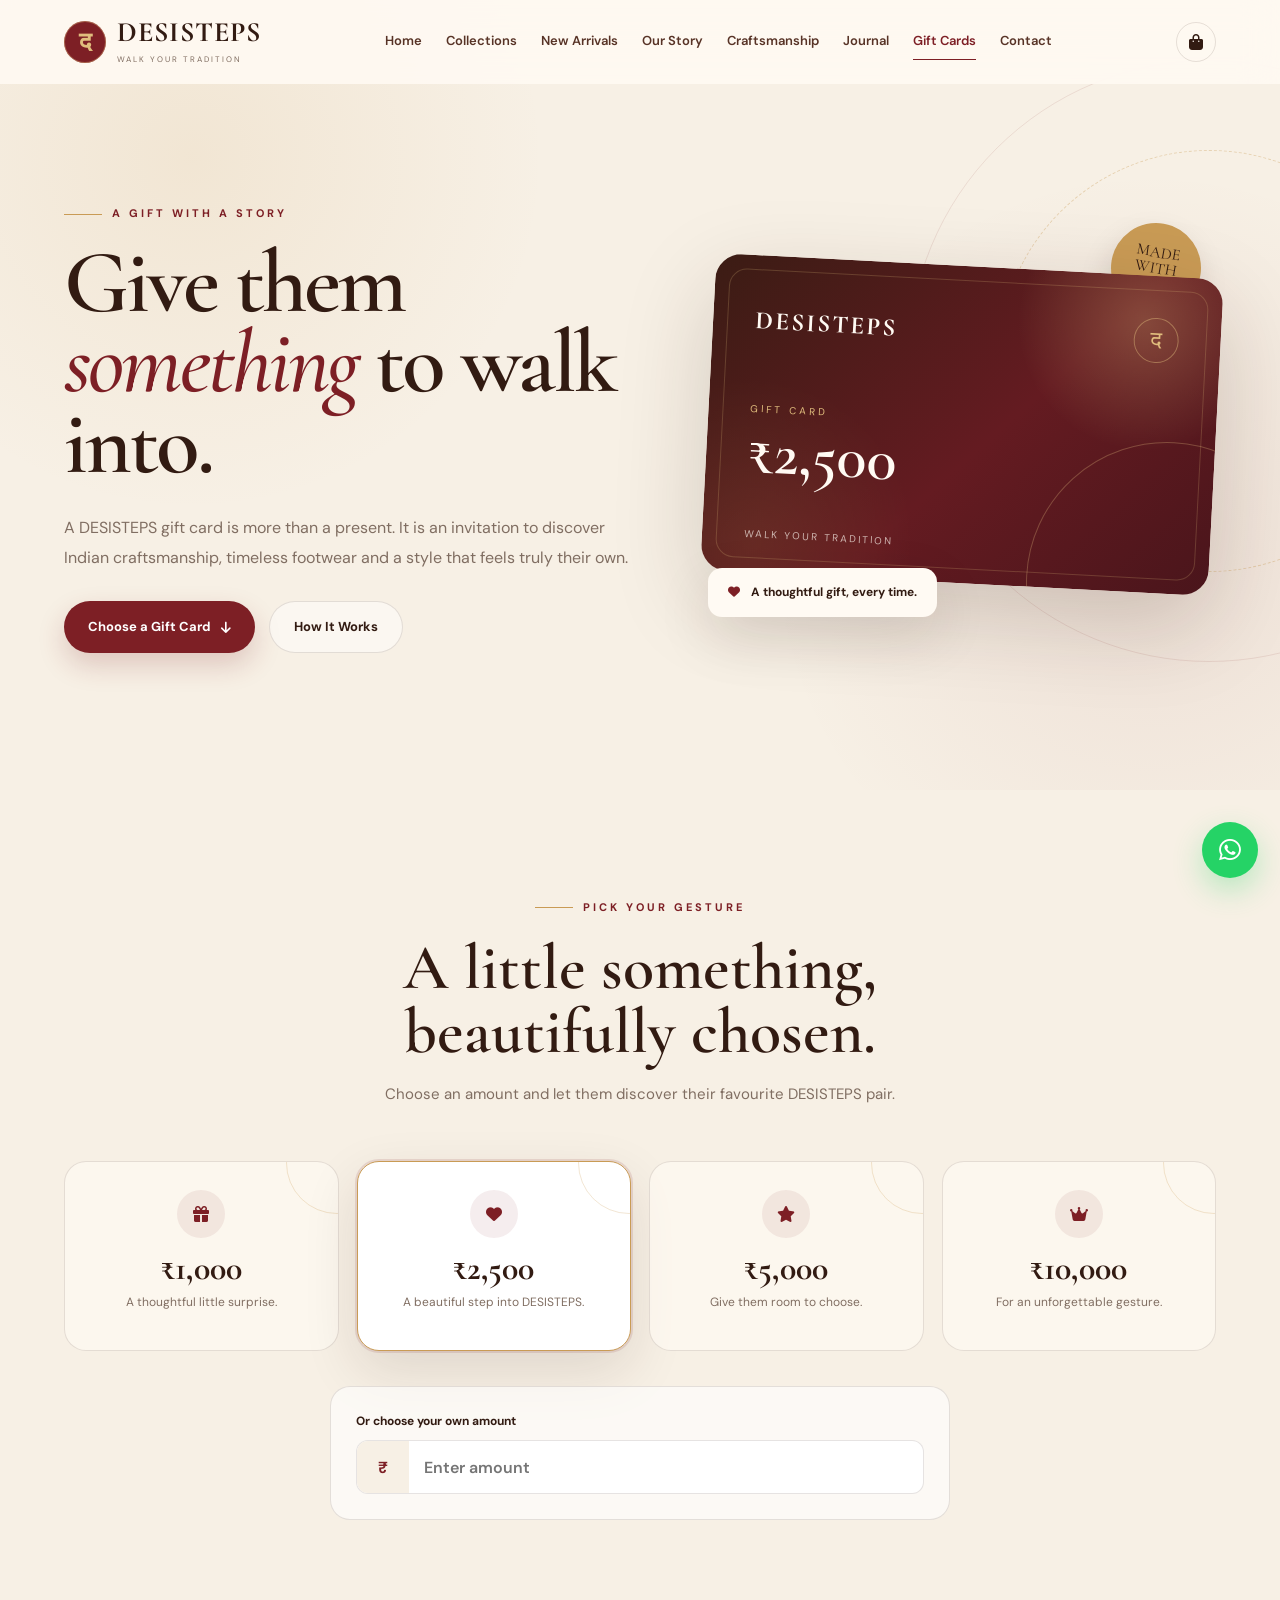
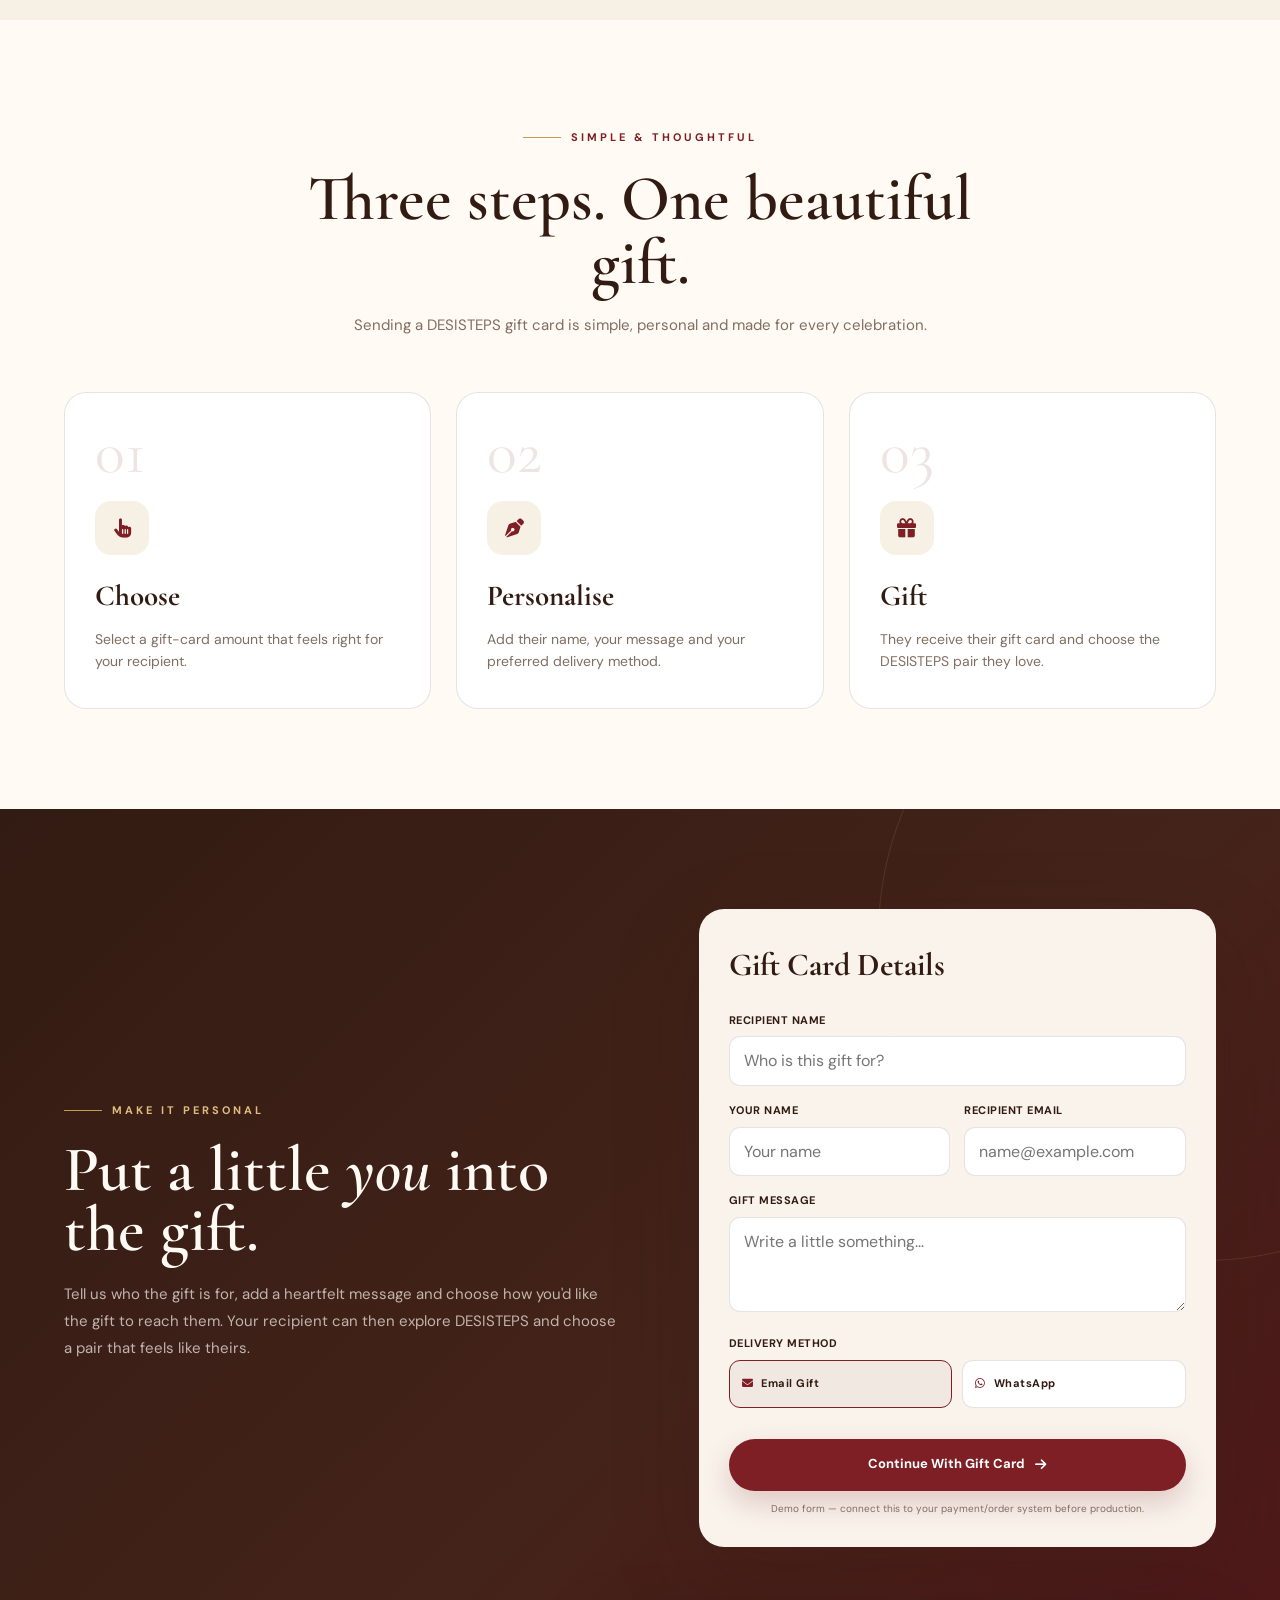
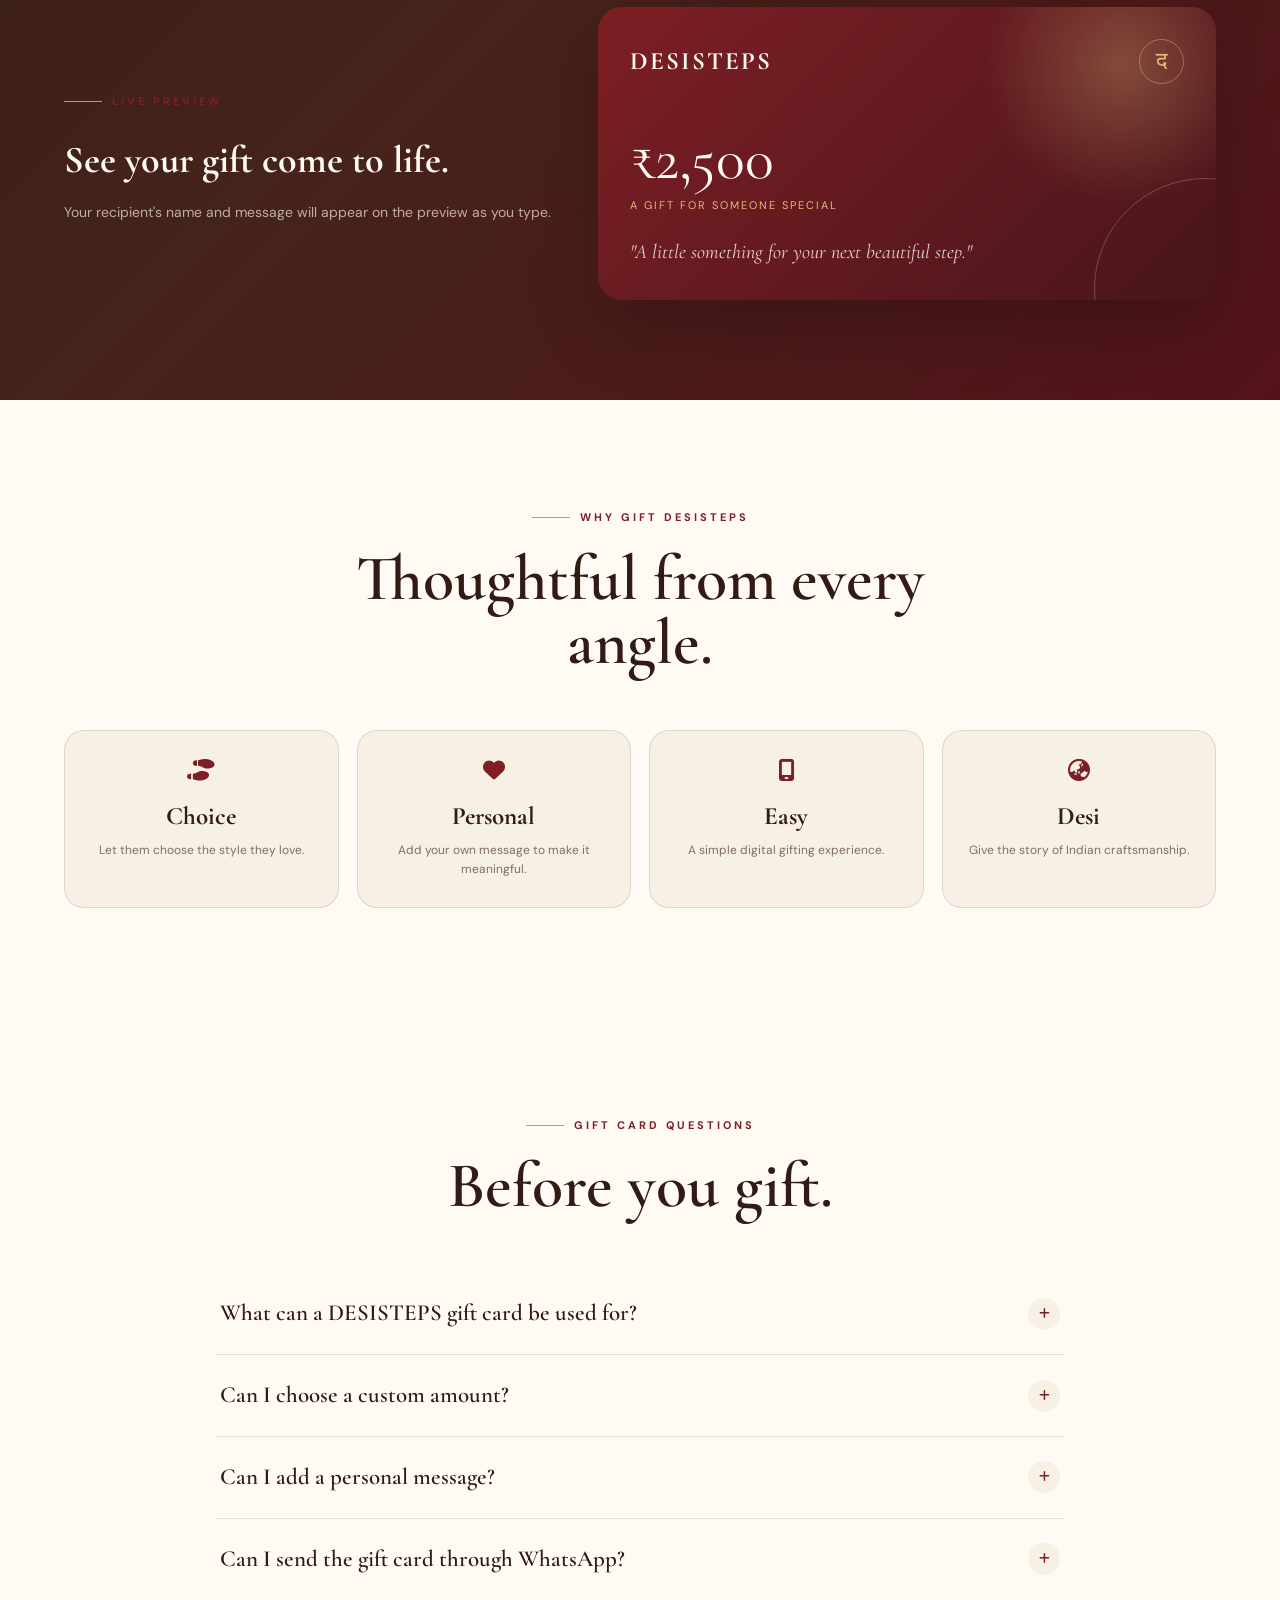
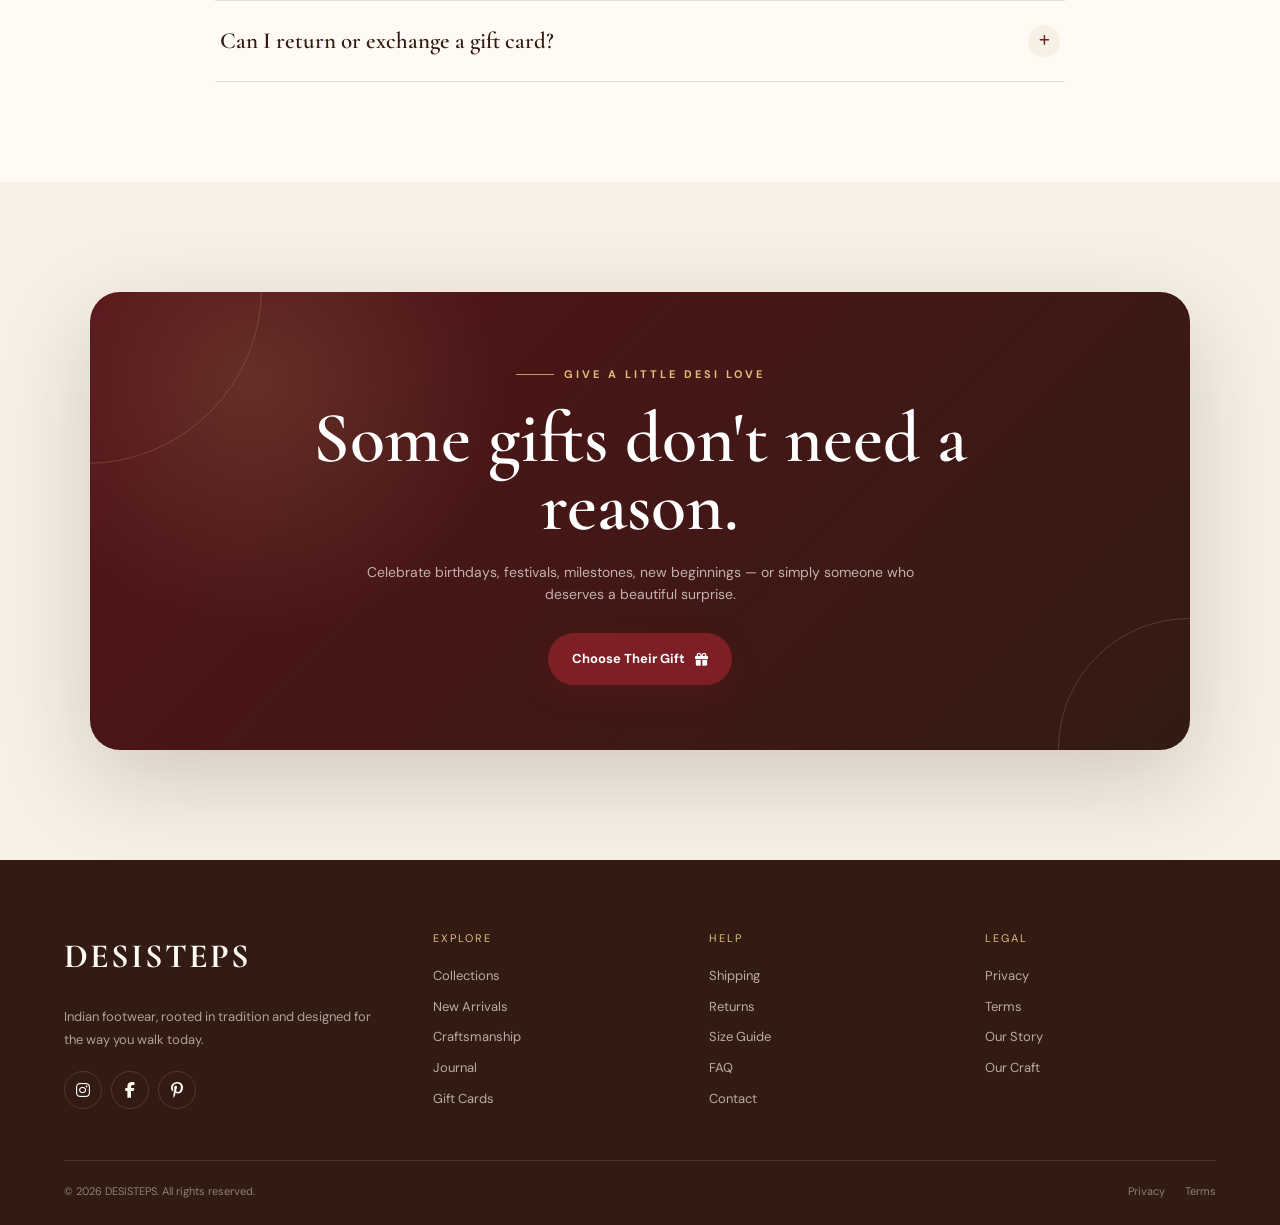
<file: Gift-Cards.html>
<!DOCTYPE html>
<html lang="en">

<head>
  <meta charset="UTF-8">

  <meta name="viewport" content="width=device-width, initial-scale=1.0">

  <meta name="description"
    content="DESISTEPS Gift Cards — Give the gift of Indian craftsmanship, tradition and timeless footwear.">

  <title>Gift Cards | DESISTEPS — Walk Your Tradition</title>

  <!-- Google Fonts -->
  <link rel="preconnect" href="https://fonts.googleapis.com">
  <link rel="preconnect" href="https://fonts.gstatic.com" crossorigin>

  <link
    href="https://fonts.googleapis.com/css2?family=Cormorant+Garamond:wght@400;500;600;700&family=DM+Sans:wght@400;500;600;700&display=swap"
    rel="stylesheet">

  <!-- Font Awesome -->
  <link rel="stylesheet" href="https://cdnjs.cloudflare.com/ajax/libs/font-awesome/6.5.2/css/all.min.css">

  <style>
    /* =========================================================
       DESISTEPS
       GIFT CARDS
    ========================================================= */

    :root {
      --cream: #f7f0e5;
      --cream-light: #fffaf3;
      --cream-dark: #eadfce;

      --brown: #321b12;
      --brown-light: #573326;

      --maroon: #7d1f25;
      --maroon-dark: #541319;

      --gold: #c99b55;
      --gold-light: #e0bd7d;

      --black: #16120f;
      --white: #ffffff;

      --text: #2d211b;
      --muted: #806e62;

      --border: rgba(50, 27, 18, 0.12);

      --shadow-sm: 0 10px 30px rgba(50, 27, 18, 0.08);
      --shadow-md: 0 20px 55px rgba(50, 27, 18, 0.12);
      --shadow-lg: 0 30px 90px rgba(50, 27, 18, 0.18);

      --radius-sm: 12px;
      --radius-md: 20px;
      --radius-lg: 30px;

      --transition: 0.35s ease;
    }

    * {
      margin: 0;
      padding: 0;
      box-sizing: border-box;
    }

    html {
      scroll-behavior: smooth;
    }

    body {
      font-family: "DM Sans", sans-serif;
      background: var(--cream-light);
      color: var(--text);
      line-height: 1.6;
      overflow-x: hidden;
    }

    body.menu-open {
      overflow: hidden;
    }

    a {
      text-decoration: none;
      color: inherit;
    }

    button,
    input,
    textarea,
    select {
      font: inherit;
    }

    button {
      border: 0;
      cursor: pointer;
    }

    img {
      display: block;
      width: 100%;
      max-width: 100%;
    }

    ::selection {
      background: var(--maroon);
      color: var(--white);
    }


    /* =========================================================
       PRELOADER
    ========================================================= */

    .preloader {
      position: fixed;
      inset: 0;
      z-index: 9999;
      background: var(--brown);
      display: flex;
      align-items: center;
      justify-content: center;
      transition: opacity 0.6s ease, visibility 0.6s ease;
    }

    .preloader.hide {
      opacity: 0;
      visibility: hidden;
    }

    .loader-content {
      text-align: center;
      color: var(--cream-light);
    }

    .loader-mark {
      width: 72px;
      height: 72px;
      margin: 0 auto 18px;
      border: 1px solid rgba(224, 189, 125, 0.4);
      border-radius: 50%;
      display: grid;
      place-items: center;
      position: relative;
      animation: loaderSpin 2s linear infinite;
    }

    .loader-mark::before {
      content: "";
      width: 42px;
      height: 42px;
      border: 2px solid var(--gold);
      border-top-color: transparent;
      border-radius: 50%;
    }

    .loader-logo {
      font-family: "Cormorant Garamond", serif;
      font-size: 22px;
      font-weight: 700;
      letter-spacing: 3px;
      margin-bottom: 5px;
    }

    .loader-text {
      color: var(--gold-light);
      font-size: 11px;
      letter-spacing: 4px;
      text-transform: uppercase;
    }

    @keyframes loaderSpin {
      to {
        transform: rotate(360deg);
      }
    }


    /* =========================================================
       NAVBAR
    ========================================================= */

    .navbar {
      position: fixed;
      top: 0;
      left: 0;
      width: 100%;
      z-index: 1000;
      padding: 18px 5%;
      background: rgba(255, 250, 243, 0.88);
      backdrop-filter: blur(18px);
      border-bottom: 1px solid transparent;
      transition: 0.3s ease;
    }

    .navbar.scrolled {
      padding-top: 12px;
      padding-bottom: 12px;
      border-bottom-color: var(--border);
      box-shadow: 0 8px 30px rgba(50, 27, 18, 0.06);
    }

    .nav-container {
      max-width: 1400px;
      margin: auto;
      display: flex;
      align-items: center;
      justify-content: space-between;
      gap: 30px;
    }

    .logo {
      display: flex;
      align-items: center;
      gap: 11px;
      flex-shrink: 0;
    }

    .logo-icon {
      width: 42px;
      height: 42px;
      border-radius: 50%;
      display: grid;
      place-items: center;
      background: var(--maroon);
      color: var(--gold-light);
      font-family: "Cormorant Garamond", serif;
      font-size: 25px;
      font-weight: 700;
      box-shadow: inset 0 0 0 1px rgba(224, 189, 125, 0.4);
    }

    .logo-text {
      font-family: "Cormorant Garamond", serif;
      font-size: 28px;
      line-height: 1;
      font-weight: 700;
      letter-spacing: 1px;
      color: var(--brown);
    }

    .logo-tagline {
      display: block;
      font-family: "DM Sans", sans-serif;
      font-size: 8px;
      letter-spacing: 2px;
      color: var(--muted);
      margin-top: 4px;
      text-transform: uppercase;
    }

    .nav-links {
      display: flex;
      align-items: center;
      justify-content: center;
      gap: 24px;
      flex: 1;
    }

    .nav-links a {
      position: relative;
      font-size: 13px;
      font-weight: 600;
      color: var(--brown-light);
      padding: 8px 0;
      white-space: nowrap;
    }

    .nav-links a::after {
      content: "";
      position: absolute;
      left: 0;
      bottom: 0;
      width: 0;
      height: 1px;
      background: var(--maroon);
      transition: width 0.3s ease;
    }

    .nav-links a:hover::after,
    .nav-links a.active::after {
      width: 100%;
    }

    .nav-links a.active {
      color: var(--maroon);
    }

    .nav-actions {
      display: flex;
      align-items: center;
      gap: 10px;
    }

    .nav-icon {
      width: 40px;
      height: 40px;
      border: 1px solid var(--border);
      border-radius: 50%;
      display: grid;
      place-items: center;
      color: var(--brown);
      transition: var(--transition);
    }

    .nav-icon:hover {
      background: var(--maroon);
      color: var(--white);
      transform: translateY(-2px);
    }

    .menu-toggle {
      display: none;
      width: 44px;
      height: 44px;
      border-radius: 50%;
      background: var(--brown);
      color: var(--white);
      font-size: 17px;
    }


    /* =========================================================
       HERO
    ========================================================= */

    .hero {
      min-height: 760px;
      padding: 150px 5% 90px;
      position: relative;
      overflow: hidden;
      background:
        radial-gradient(circle at 15% 20%, rgba(201, 155, 85, 0.12), transparent 28%),
        radial-gradient(circle at 90% 70%, rgba(125, 31, 37, 0.08), transparent 30%),
        var(--cream);
    }

    .hero::before {
      content: "";
      position: absolute;
      width: 600px;
      height: 600px;
      border: 1px solid rgba(125, 31, 37, 0.1);
      border-radius: 50%;
      right: -230px;
      top: 60px;
    }

    .hero::after {
      content: "";
      position: absolute;
      width: 420px;
      height: 420px;
      border: 1px dashed rgba(201, 155, 85, 0.35);
      border-radius: 50%;
      right: -140px;
      top: 150px;
    }

    .hero-container {
      max-width: 1400px;
      margin: auto;
      min-height: 550px;
      display: grid;
      grid-template-columns: 1fr 0.9fr;
      align-items: center;
      gap: 80px;
      position: relative;
      z-index: 2;
    }

    .eyebrow {
      display: inline-flex;
      align-items: center;
      gap: 10px;
      color: var(--maroon);
      font-size: 11px;
      font-weight: 700;
      letter-spacing: 3px;
      text-transform: uppercase;
      margin-bottom: 20px;
    }

    .eyebrow::before {
      content: "";
      width: 38px;
      height: 1px;
      background: var(--gold);
    }

    .hero h1 {
      max-width: 700px;
      font-family: "Cormorant Garamond", serif;
      font-size: clamp(55px, 7vw, 100px);
      line-height: 0.9;
      color: var(--brown);
      font-weight: 600;
      letter-spacing: -3px;
    }

    .hero h1 em {
      color: var(--maroon);
      font-style: italic;
      font-weight: 500;
    }

    .hero-description {
      max-width: 590px;
      margin: 28px 0;
      color: var(--muted);
      font-size: 16px;
      line-height: 1.9;
    }

    .hero-buttons {
      display: flex;
      align-items: center;
      gap: 14px;
      flex-wrap: wrap;
    }

    .btn {
      min-height: 52px;
      padding: 0 24px;
      display: inline-flex;
      align-items: center;
      justify-content: center;
      gap: 10px;
      border-radius: 100px;
      font-size: 13px;
      font-weight: 700;
      transition: var(--transition);
    }

    .btn-primary {
      background: var(--maroon);
      color: var(--white);
      box-shadow: 0 12px 28px rgba(125, 31, 37, 0.2);
    }

    .btn-primary:hover {
      background: var(--maroon-dark);
      transform: translateY(-3px);
      box-shadow: 0 18px 35px rgba(125, 31, 37, 0.27);
    }

    .btn-outline {
      color: var(--brown);
      border: 1px solid var(--border);
      background: rgba(255, 255, 255, 0.45);
    }

    .btn-outline:hover {
      border-color: var(--gold);
      transform: translateY(-3px);
    }


    /* =========================================================
       GIFT CARD VISUAL
    ========================================================= */

    .gift-visual {
      min-height: 480px;
      position: relative;
      display: grid;
      place-items: center;
    }

    .gift-card-large {
      width: min(100%, 520px);
      aspect-ratio: 1.6 / 1;
      position: relative;
      overflow: hidden;
      padding: 42px;
      border-radius: 26px;
      color: var(--cream-light);
      background:
        radial-gradient(circle at 85% 15%, rgba(224, 189, 125, 0.28), transparent 25%),
        radial-gradient(circle at 10% 90%, rgba(201, 155, 85, 0.12), transparent 30%),
        linear-gradient(135deg, #3b1c14, #641b21 55%, #4a151b);
      box-shadow: var(--shadow-lg);
      transform: rotate(3deg);
      transition: transform 0.5s ease;
    }

    .gift-card-large:hover {
      transform: rotate(0deg) translateY(-8px);
    }

    .gift-card-large::before {
      content: "";
      position: absolute;
      width: 280px;
      height: 280px;
      right: -100px;
      bottom: -130px;
      border: 1px solid rgba(224, 189, 125, 0.3);
      border-radius: 50%;
    }

    .gift-card-large::after {
      content: "";
      position: absolute;
      inset: 14px;
      border: 1px solid rgba(224, 189, 125, 0.22);
      border-radius: 18px;
      pointer-events: none;
    }

    .card-top {
      position: relative;
      z-index: 2;
      display: flex;
      align-items: center;
      justify-content: space-between;
    }

    .card-brand {
      font-family: "Cormorant Garamond", serif;
      font-size: 25px;
      font-weight: 700;
      letter-spacing: 2px;
    }

    .card-symbol {
      width: 45px;
      height: 45px;
      border: 1px solid rgba(224, 189, 125, 0.45);
      border-radius: 50%;
      display: grid;
      place-items: center;
      color: var(--gold-light);
      font-family: "Cormorant Garamond", serif;
      font-size: 23px;
    }

    .card-middle {
      position: absolute;
      left: 42px;
      bottom: 88px;
      z-index: 2;
    }

    .card-middle small {
      display: block;
      color: var(--gold-light);
      font-size: 10px;
      letter-spacing: 3px;
      text-transform: uppercase;
      margin-bottom: 5px;
    }

    .card-middle strong {
      font-family: "Cormorant Garamond", serif;
      font-size: clamp(38px, 5vw, 62px);
      line-height: 1;
      font-weight: 600;
    }

    .card-bottom {
      position: absolute;
      left: 42px;
      bottom: 30px;
      z-index: 2;
      color: rgba(255, 250, 243, 0.68);
      font-size: 10px;
      letter-spacing: 2px;
      text-transform: uppercase;
    }

    .floating-tag {
      position: absolute;
      left: 0;
      bottom: 10%;
      padding: 15px 20px;
      border-radius: 14px;
      background: var(--cream-light);
      box-shadow: var(--shadow-md);
      color: var(--brown);
      font-size: 12px;
      font-weight: 700;
      animation: floatTag 4s ease-in-out infinite;
    }

    .floating-tag i {
      color: var(--maroon);
      margin-right: 8px;
    }

    .floating-circle {
      position: absolute;
      right: 3%;
      top: 8%;
      width: 90px;
      height: 90px;
      border-radius: 50%;
      background: var(--gold);
      color: var(--brown);
      display: grid;
      place-items: center;
      text-align: center;
      font-family: "Cormorant Garamond", serif;
      font-size: 16px;
      line-height: 1;
      transform: rotate(10deg);
      animation: floatCircle 5s ease-in-out infinite;
      box-shadow: 0 15px 30px rgba(50, 27, 18, 0.15);
    }

    @keyframes floatTag {

      0%,
      100% {
        transform: translateY(0);
      }

      50% {
        transform: translateY(-12px);
      }
    }

    @keyframes floatCircle {

      0%,
      100% {
        transform: translateY(0) rotate(10deg);
      }

      50% {
        transform: translateY(-15px) rotate(4deg);
      }
    }


    /* =========================================================
       SECTION
    ========================================================= */

    .section {
      padding: 100px 5%;
    }

    .section-container {
      max-width: 1200px;
      margin: auto;
    }

    .section-heading {
      text-align: center;
      max-width: 700px;
      margin: 0 auto 55px;
    }

    .section-heading .eyebrow {
      justify-content: center;
    }

    .section-heading h2 {
      font-family: "Cormorant Garamond", serif;
      font-size: clamp(42px, 5vw, 65px);
      line-height: 1;
      color: var(--brown);
      font-weight: 600;
      margin-bottom: 18px;
    }

    .section-heading p {
      color: var(--muted);
      font-size: 15px;
    }


    /* =========================================================
       GIFT OPTIONS
    ========================================================= */

    .gift-options {
      background: var(--cream);
    }

    .amount-grid {
      display: grid;
      grid-template-columns: repeat(4, 1fr);
      gap: 18px;
    }

    .amount-card {
      position: relative;
      min-height: 190px;
      padding: 28px 20px;
      border: 1px solid var(--border);
      border-radius: 22px;
      background: rgba(255, 250, 243, 0.65);
      text-align: center;
      transition: var(--transition);
      cursor: pointer;
      overflow: hidden;
    }

    .amount-card::before {
      content: "";
      position: absolute;
      width: 100px;
      height: 100px;
      right: -50px;
      top: -50px;
      border: 1px solid rgba(201, 155, 85, 0.25);
      border-radius: 50%;
    }

    .amount-card:hover,
    .amount-card.selected {
      transform: translateY(-7px);
      background: var(--white);
      border-color: var(--gold);
      box-shadow: var(--shadow-md);
    }

    .amount-card.selected {
      outline: 2px solid rgba(125, 31, 37, 0.12);
    }

    .amount-icon {
      width: 48px;
      height: 48px;
      margin: 0 auto 14px;
      display: grid;
      place-items: center;
      border-radius: 50%;
      background: rgba(125, 31, 37, 0.08);
      color: var(--maroon);
    }

    .amount-card h3 {
      font-family: "Cormorant Garamond", serif;
      font-size: 34px;
      color: var(--brown);
      line-height: 1;
      margin-bottom: 7px;
    }

    .amount-card p {
      color: var(--muted);
      font-size: 12px;
    }

    .custom-amount {
      max-width: 620px;
      margin: 35px auto 0;
      padding: 25px;
      border: 1px solid var(--border);
      border-radius: 20px;
      background: rgba(255, 255, 255, 0.6);
    }

    .custom-label {
      display: block;
      font-size: 12px;
      font-weight: 700;
      color: var(--brown);
      margin-bottom: 9px;
    }

    .amount-input-wrap {
      display: flex;
      align-items: center;
      gap: 0;
      border: 1px solid var(--border);
      border-radius: 12px;
      overflow: hidden;
      background: var(--white);
    }

    .rupee {
      width: 52px;
      height: 52px;
      display: grid;
      place-items: center;
      background: var(--cream);
      color: var(--maroon);
      font-weight: 700;
    }

    .amount-input-wrap input {
      flex: 1;
      height: 52px;
      border: 0;
      outline: 0;
      padding: 0 15px;
      color: var(--brown);
      background: transparent;
      font-weight: 600;
    }


    /* =========================================================
       HOW IT WORKS
    ========================================================= */

    .steps-grid {
      display: grid;
      grid-template-columns: repeat(3, 1fr);
      gap: 25px;
    }

    .step-card {
      position: relative;
      padding: 35px 30px;
      border: 1px solid var(--border);
      border-radius: 22px;
      background: var(--white);
      transition: var(--transition);
    }

    .step-card:hover {
      transform: translateY(-8px);
      box-shadow: var(--shadow-md);
    }

    .step-number {
      font-family: "Cormorant Garamond", serif;
      font-size: 62px;
      line-height: 0.8;
      color: rgba(125, 31, 37, 0.12);
      margin-bottom: 24px;
    }

    .step-icon {
      width: 54px;
      height: 54px;
      display: grid;
      place-items: center;
      border-radius: 16px;
      background: var(--cream);
      color: var(--maroon);
      font-size: 19px;
      margin-bottom: 18px;
    }

    .step-card h3 {
      font-family: "Cormorant Garamond", serif;
      color: var(--brown);
      font-size: 29px;
      margin-bottom: 8px;
    }

    .step-card p {
      color: var(--muted);
      font-size: 14px;
    }


    /* =========================================================
       GIFT FORM + PREVIEW
    ========================================================= */

    .customize-section {
      background:
        linear-gradient(135deg,
          var(--brown) 0%,
          #44231a 50%,
          var(--maroon-dark) 100%);
      color: var(--cream-light);
      position: relative;
      overflow: hidden;
    }

    .customize-section::before {
      content: "";
      position: absolute;
      width: 650px;
      height: 650px;
      border: 1px solid rgba(224, 189, 125, 0.13);
      border-radius: 50%;
      right: -250px;
      top: -200px;
    }

    .customize-grid {
      max-width: 1200px;
      margin: auto;
      display: grid;
      grid-template-columns: 1fr 0.9fr;
      gap: 60px;
      align-items: center;
      position: relative;
      z-index: 2;
    }

    .customize-copy .eyebrow {
      color: var(--gold-light);
    }

    .customize-copy h2 {
      font-family: "Cormorant Garamond", serif;
      font-size: clamp(44px, 5vw, 65px);
      line-height: 0.95;
      font-weight: 600;
      margin-bottom: 20px;
    }

    .customize-copy p {
      color: rgba(255, 250, 243, 0.68);
      max-width: 560px;
      font-size: 15px;
      line-height: 1.8;
    }

    .gift-form {
      padding: 30px;
      background: rgba(255, 250, 243, 0.97);
      border-radius: 25px;
      color: var(--text);
      box-shadow: var(--shadow-lg);
    }

    .form-title {
      font-family: "Cormorant Garamond", serif;
      font-size: 32px;
      color: var(--brown);
      margin-bottom: 22px;
    }

    .form-group {
      margin-bottom: 16px;
    }

    .form-group label {
      display: block;
      margin-bottom: 7px;
      font-size: 11px;
      font-weight: 700;
      letter-spacing: 0.5px;
      color: var(--brown);
    }

    .form-control {
      width: 100%;
      min-height: 48px;
      border: 1px solid var(--border);
      border-radius: 11px;
      background: var(--white);
      padding: 11px 14px;
      outline: none;
      color: var(--brown);
      transition: 0.25s ease;
    }

    .form-control:focus {
      border-color: var(--gold);
      box-shadow: 0 0 0 3px rgba(201, 155, 85, 0.1);
    }

    textarea.form-control {
      min-height: 95px;
      resize: vertical;
    }

    .form-row {
      display: grid;
      grid-template-columns: 1fr 1fr;
      gap: 14px;
    }

    .delivery-options {
      display: grid;
      grid-template-columns: 1fr 1fr;
      gap: 10px;
    }

    .delivery-option {
      position: relative;
    }

    .delivery-option input {
      position: absolute;
      opacity: 0;
      pointer-events: none;
    }

    .delivery-option label {
      min-height: 48px;
      padding: 10px 12px;
      border: 1px solid var(--border);
      border-radius: 11px;
      display: flex;
      align-items: center;
      gap: 8px;
      cursor: pointer;
      background: var(--white);
      transition: 0.25s ease;
    }

    .delivery-option label i {
      color: var(--maroon);
    }

    .delivery-option input:checked+label {
      border-color: var(--maroon);
      background: rgba(125, 31, 37, 0.05);
    }

    .form-submit {
      width: 100%;
      margin-top: 8px;
    }

    .form-note {
      text-align: center;
      margin-top: 10px;
      color: var(--muted);
      font-size: 10px;
    }


    /* =========================================================
       LIVE PREVIEW
    ========================================================= */

    .preview-wrap {
      max-width: 1200px;
      margin: 60px auto 0;
      display: grid;
      grid-template-columns: 0.8fr 1fr;
      gap: 40px;
      align-items: center;
      position: relative;
      z-index: 2;
    }

    .preview-info h3 {
      font-family: "Cormorant Garamond", serif;
      font-size: 38px;
      color: var(--cream-light);
      margin-bottom: 10px;
    }

    .preview-info p {
      color: rgba(255, 250, 243, 0.65);
      font-size: 14px;
    }

    .preview-card {
      min-height: 280px;
      border-radius: 24px;
      padding: 32px;
      position: relative;
      overflow: hidden;
      background:
        radial-gradient(circle at 85% 20%, rgba(224, 189, 125, 0.3), transparent 24%),
        linear-gradient(135deg, #7d1f25, #48151a);
      box-shadow: 0 25px 70px rgba(0, 0, 0, 0.22);
    }

    .preview-card::before {
      content: "";
      position: absolute;
      width: 220px;
      height: 220px;
      right: -100px;
      bottom: -100px;
      border: 1px solid rgba(224, 189, 125, 0.3);
      border-radius: 50%;
    }

    .preview-card-top {
      display: flex;
      align-items: center;
      justify-content: space-between;
      position: relative;
      z-index: 2;
    }

    .preview-logo {
      font-family: "Cormorant Garamond", serif;
      font-size: 25px;
      font-weight: 700;
      letter-spacing: 2px;
      color: var(--cream-light);
    }

    .preview-amount {
      position: relative;
      z-index: 2;
      margin-top: 45px;
      font-family: "Cormorant Garamond", serif;
      font-size: 60px;
      line-height: 1;
      color: var(--cream-light);
    }

    .preview-to {
      position: relative;
      z-index: 2;
      margin-top: 8px;
      color: var(--gold-light);
      font-size: 11px;
      letter-spacing: 2px;
      text-transform: uppercase;
    }

    .preview-message {
      position: relative;
      z-index: 2;
      margin-top: 22px;
      color: rgba(255, 250, 243, 0.82);
      font-family: "Cormorant Garamond", serif;
      font-size: 20px;
      font-style: italic;
      max-width: 80%;
    }


    /* =========================================================
       BENEFITS
    ========================================================= */

    .benefits-grid {
      display: grid;
      grid-template-columns: repeat(4, 1fr);
      gap: 18px;
    }

    .benefit {
      padding: 28px 22px;
      text-align: center;
      border: 1px solid var(--border);
      border-radius: 20px;
      background: var(--cream);
      transition: var(--transition);
    }

    .benefit:hover {
      transform: translateY(-5px);
      background: var(--white);
      box-shadow: var(--shadow-sm);
    }

    .benefit i {
      font-size: 22px;
      color: var(--maroon);
      margin-bottom: 15px;
    }

    .benefit h3 {
      font-family: "Cormorant Garamond", serif;
      color: var(--brown);
      font-size: 25px;
      margin-bottom: 5px;
    }

    .benefit p {
      color: var(--muted);
      font-size: 12px;
    }


    /* =========================================================
       FAQ
    ========================================================= */

    .faq-list {
      max-width: 850px;
      margin: auto;
    }

    .faq-item {
      border-bottom: 1px solid var(--border);
    }

    .faq-question {
      width: 100%;
      padding: 22px 5px;
      display: flex;
      align-items: center;
      justify-content: space-between;
      gap: 20px;
      background: transparent;
      color: var(--brown);
      text-align: left;
      font-family: "Cormorant Garamond", serif;
      font-size: 23px;
      font-weight: 600;
    }

    .faq-question i {
      width: 32px;
      height: 32px;
      display: grid;
      place-items: center;
      border-radius: 50%;
      background: var(--cream);
      color: var(--maroon);
      font-size: 12px;
      flex-shrink: 0;
      transition: 0.3s ease;
    }

    .faq-item.active .faq-question i {
      transform: rotate(45deg);
      background: var(--maroon);
      color: var(--white);
    }

    .faq-answer {
      max-height: 0;
      overflow: hidden;
      transition: max-height 0.4s ease;
    }

    .faq-answer p {
      padding: 0 50px 22px 5px;
      color: var(--muted);
      font-size: 14px;
    }


    /* =========================================================
       CTA
    ========================================================= */

    .cta-section {
      padding: 110px 5%;
      background: var(--cream);
      position: relative;
      overflow: hidden;
    }

    .cta-box {
      max-width: 1100px;
      margin: auto;
      padding: 65px 50px;
      position: relative;
      text-align: center;
      overflow: hidden;
      border-radius: 30px;
      background:
        radial-gradient(circle at 15% 20%, rgba(224, 189, 125, 0.16), transparent 25%),
        linear-gradient(135deg, var(--maroon-dark), var(--brown));
      color: var(--white);
      box-shadow: var(--shadow-lg);
    }

    .cta-box::before,
    .cta-box::after {
      content: "";
      position: absolute;
      border: 1px solid rgba(224, 189, 125, 0.2);
      border-radius: 50%;
    }

    .cta-box::before {
      width: 350px;
      height: 350px;
      left: -180px;
      top: -180px;
    }

    .cta-box::after {
      width: 260px;
      height: 260px;
      right: -130px;
      bottom: -130px;
    }

    .cta-box>* {
      position: relative;
      z-index: 2;
    }

    .cta-box .eyebrow {
      justify-content: center;
      color: var(--gold-light);
    }

    .cta-box h2 {
      max-width: 700px;
      margin: auto;
      font-family: "Cormorant Garamond", serif;
      font-size: clamp(43px, 6vw, 72px);
      line-height: 0.95;
      font-weight: 600;
    }

    .cta-box p {
      max-width: 600px;
      margin: 20px auto 28px;
      color: rgba(255, 250, 243, 0.68);
      font-size: 14px;
    }


    /* =========================================================
       FOOTER
    ========================================================= */

    .footer {
      background: var(--brown);
      color: var(--cream-light);
      padding: 70px 5% 25px;
    }

    .footer-container {
      max-width: 1400px;
      margin: auto;
    }

    .footer-grid {
      display: grid;
      grid-template-columns: 1.4fr 1fr 1fr 1fr;
      gap: 45px;
      padding-bottom: 50px;
      border-bottom: 1px solid rgba(255, 250, 243, 0.1);
    }

    .footer-brand p {
      max-width: 350px;
      margin: 20px 0;
      color: rgba(255, 250, 243, 0.6);
      font-size: 13px;
      line-height: 1.8;
    }

    .footer-logo {
      font-family: "Cormorant Garamond", serif;
      font-size: 34px;
      font-weight: 700;
      letter-spacing: 2px;
    }

    .footer-title {
      color: var(--gold-light);
      font-size: 11px;
      letter-spacing: 2px;
      text-transform: uppercase;
      margin-bottom: 18px;
    }

    .footer-links {
      display: flex;
      flex-direction: column;
      gap: 10px;
    }

    .footer-links a {
      color: rgba(255, 250, 243, 0.65);
      font-size: 13px;
      transition: 0.25s ease;
    }

    .footer-links a:hover {
      color: var(--gold-light);
      transform: translateX(3px);
    }

    .footer-social {
      display: flex;
      gap: 9px;
      margin-top: 20px;
    }

    .social-link {
      width: 38px;
      height: 38px;
      display: grid;
      place-items: center;
      border: 1px solid rgba(255, 250, 243, 0.13);
      border-radius: 50%;
      color: var(--cream-light);
      transition: 0.3s ease;
    }

    .social-link:hover {
      background: var(--maroon);
      border-color: var(--maroon);
      transform: translateY(-3px);
    }

    .footer-bottom {
      padding-top: 22px;
      display: flex;
      align-items: center;
      justify-content: space-between;
      gap: 20px;
      color: rgba(255, 250, 243, 0.45);
      font-size: 11px;
    }

    .footer-bottom-links {
      display: flex;
      gap: 20px;
    }

    .footer-bottom-links a:hover {
      color: var(--gold-light);
    }


    /* =========================================================
       WHATSAPP
    ========================================================= */

    .whatsapp {
      position: fixed;
      right: 22px;
      bottom: 22px;
      z-index: 900;
      width: 56px;
      height: 56px;
      display: grid;
      place-items: center;
      border-radius: 50%;
      background: #25d366;
      color: var(--white);
      font-size: 25px;
      box-shadow: 0 12px 30px rgba(37, 211, 102, 0.3);
      transition: 0.3s ease;
    }

    .whatsapp:hover {
      transform: translateY(-5px) scale(1.05);
    }


    /* =========================================================
       REVEAL ANIMATION
    ========================================================= */

    .reveal {
      opacity: 0;
      transform: translateY(35px);
      transition:
        opacity 0.8s ease,
        transform 0.8s ease;
    }

    .reveal.show {
      opacity: 1;
      transform: translateY(0);
    }


    /* =========================================================
       RESPONSIVE
    ========================================================= */

    @media (max-width: 1200px) {

      .nav-links {
        gap: 15px;
      }

      .nav-links a {
        font-size: 12px;
      }

      .hero-container {
        gap: 45px;
      }

      .amount-grid {
        grid-template-columns: repeat(2, 1fr);
      }

      .benefits-grid {
        grid-template-columns: repeat(2, 1fr);
      }

    }


    @media (max-width: 950px) {

      .nav-links {
        position: fixed;
        top: 0;
        right: -100%;
        width: min(330px, 85%);
        height: 100vh;
        padding: 100px 35px 40px;
        background: var(--cream-light);
        box-shadow: -20px 0 50px rgba(50, 27, 18, 0.15);
        flex-direction: column;
        align-items: flex-start;
        justify-content: flex-start;
        gap: 8px;
        transition: right 0.4s ease;
      }

      .nav-links.open {
        right: 0;
      }

      .nav-links a {
        width: 100%;
        padding: 13px 0;
        font-size: 14px;
      }

      .nav-actions .nav-icon {
        display: none;
      }

      .menu-toggle {
        display: grid;
        place-items: center;
        position: relative;
        z-index: 2;
      }

      .hero-container {
        grid-template-columns: 1fr;
        text-align: center;
      }

      .hero-description {
        margin-left: auto;
        margin-right: auto;
      }

      .hero-buttons {
        justify-content: center;
      }

      .gift-visual {
        min-height: 420px;
      }

      .customize-grid {
        grid-template-columns: 1fr;
      }

      .customize-copy {
        text-align: center;
      }

      .customize-copy p {
        margin-left: auto;
        margin-right: auto;
      }

      .customize-copy .eyebrow {
        justify-content: center;
      }

      .preview-wrap {
        grid-template-columns: 1fr;
      }

      .preview-info {
        text-align: center;
      }

      .steps-grid {
        grid-template-columns: 1fr;
      }

      .footer-grid {
        grid-template-columns: repeat(2, 1fr);
      }

    }


    @media (max-width: 650px) {

      .navbar {
        padding: 14px 4%;
      }

      .logo-text {
        font-size: 24px;
      }

      .logo-tagline {
        display: none;
      }

      .logo-icon {
        width: 38px;
        height: 38px;
      }

      .hero {
        min-height: auto;
        padding: 125px 5% 70px;
      }

      .hero h1 {
        font-size: clamp(48px, 15vw, 70px);
        letter-spacing: -2px;
      }

      .hero-description {
        font-size: 14px;
      }

      .gift-card-large {
        padding: 30px;
        transform: rotate(1deg);
      }

      .card-middle {
        left: 30px;
        bottom: 75px;
      }

      .card-bottom {
        left: 30px;
        bottom: 24px;
      }

      .floating-tag {
        left: -5px;
      }

      .floating-circle {
        right: -5px;
        width: 70px;
        height: 70px;
        font-size: 13px;
      }

      .section {
        padding: 75px 5%;
      }

      .section-heading {
        margin-bottom: 38px;
      }

      .amount-grid {
        grid-template-columns: 1fr 1fr;
        gap: 12px;
      }

      .amount-card {
        min-height: 155px;
        padding: 22px 12px;
      }

      .amount-card h3 {
        font-size: 28px;
      }

      .amount-icon {
        width: 42px;
        height: 42px;
      }

      .form-row,
      .delivery-options {
        grid-template-columns: 1fr;
      }

      .gift-form {
        padding: 22px;
      }

      .preview-card {
        min-height: 245px;
        padding: 25px;
      }

      .preview-amount {
        margin-top: 30px;
        font-size: 50px;
      }

      .benefits-grid {
        grid-template-columns: 1fr 1fr;
      }

      .benefit {
        padding: 22px 12px;
      }

      .cta-section {
        padding: 75px 5%;
      }

      .cta-box {
        padding: 55px 25px;
      }

      .footer {
        padding: 55px 5% 20px;
      }

      .footer-grid {
        grid-template-columns: 1fr 1fr;
        gap: 35px 20px;
      }

      .footer-brand {
        grid-column: 1 / -1;
      }

      .footer-bottom {
        flex-direction: column;
        align-items: flex-start;
      }

      .whatsapp {
        width: 52px;
        height: 52px;
        right: 16px;
        bottom: 16px;
      }

    }


    @media (max-width: 430px) {

      .logo {
        gap: 7px;
      }

      .logo-text {
        font-size: 21px;
      }

      .logo-icon {
        width: 34px;
        height: 34px;
        font-size: 21px;
      }

      .menu-toggle {
        width: 40px;
        height: 40px;
      }

      .hero-buttons {
        flex-direction: column;
        width: 100%;
      }

      .hero-buttons .btn {
        width: 100%;
      }

      .gift-visual {
        min-height: 320px;
      }

      .gift-card-large {
        width: 100%;
        padding: 22px;
        border-radius: 19px;
      }

      .gift-card-large::after {
        inset: 10px;
        border-radius: 14px;
      }

      .card-brand {
        font-size: 20px;
      }

      .card-symbol {
        width: 35px;
        height: 35px;
        font-size: 18px;
      }

      .card-middle {
        left: 22px;
        bottom: 65px;
      }

      .card-bottom {
        left: 22px;
        bottom: 20px;
        font-size: 8px;
      }

      .amount-grid {
        grid-template-columns: 1fr 1fr;
      }

      .steps-grid {
        gap: 14px;
      }

      .step-card {
        padding: 27px 22px;
      }

      .benefits-grid {
        grid-template-columns: 1fr;
      }

      .faq-question {
        font-size: 20px;
      }

      .faq-answer p {
        padding-right: 10px;
      }

      .footer-grid {
        grid-template-columns: 1fr;
      }

      .footer-brand {
        grid-column: auto;
      }

    }


    /* =========================================================
       REDUCED MOTION
    ========================================================= */

    @media (prefers-reduced-motion: reduce) {

      html {
        scroll-behavior: auto;
      }

      *,
      *::before,
      *::after {
        animation-duration: 0.01ms !important;
        animation-iteration-count: 1 !important;
        transition-duration: 0.01ms !important;
      }

      .reveal {
        opacity: 1;
        transform: none;
      }

    }
  </style>
</head>


<body>

  <!-- =======================================================
       PRELOADER
  ======================================================== -->

  <div class="preloader" id="preloader">

    <div class="loader-content">

      <div class="loader-mark"></div>

      <div class="loader-logo">
        DESISTEPS
      </div>

      <div class="loader-text">
        Walk Your Tradition
      </div>

    </div>

  </div>


  <!-- =======================================================
       NAVBAR
  ======================================================== -->

  <header class="navbar" id="navbar">

    <div class="nav-container">

      <a href="index.html" class="logo">

        <span class="logo-icon">द</span>

        <span>
          <span class="logo-text">DESISTEPS</span>
          <span class="logo-tagline">Walk Your Tradition</span>
        </span>

      </a>


      <nav class="nav-links" id="navLinks">

        <a href="index.html">
          Home
        </a>

        <a href="collection.html">
          Collections
        </a>

        <a href="new-arrivals.html">
          New Arrivals
        </a>

        <a href="our-story.html">
          Our Story
        </a>

        <a href="craftsmanship.html">
          Craftsmanship
        </a>

        <a href="journal.html">
          Journal
        </a>

        <a href="Gift-Cards.html" class="active">
          Gift Cards
        </a>

        <a href="contact.html">
          Contact
        </a>

      </nav>


      <div class="nav-actions">

        <a href="collection.html" class="nav-icon" aria-label="Shop">
          <i class="fa-solid fa-bag-shopping"></i>
        </a>

        <button class="menu-toggle" id="menuToggle" aria-label="Open menu" aria-expanded="false">
          <i class="fa-solid fa-bars"></i>
        </button>

      </div>

    </div>

  </header>


  <!-- =======================================================
       HERO
  ======================================================== -->

  <main>

    <section class="hero">

      <div class="hero-container">

        <div class="hero-content reveal">

          <span class="eyebrow">
            A Gift With A Story
          </span>

          <h1>
            Give them
            <em>something</em>
            to walk into.
          </h1>

          <p class="hero-description">
            A DESISTEPS gift card is more than a present.
            It is an invitation to discover Indian craftsmanship,
            timeless footwear and a style that feels truly their own.
          </p>

          <div class="hero-buttons">

            <a href="#gift-options" class="btn btn-primary">
              Choose a Gift Card
              <i class="fa-solid fa-arrow-down"></i>
            </a>

            <a href="#how-it-works" class="btn btn-outline">
              How It Works
            </a>

          </div>

        </div>


        <div class="gift-visual reveal">

          <div class="floating-circle">
            MADE<br>
            WITH<br>
            LOVE
          </div>

          <div class="gift-card-large">

            <div class="card-top">

              <div class="card-brand">
                DESISTEPS
              </div>

              <div class="card-symbol">
                द
              </div>

            </div>

            <div class="card-middle">

              <small>
                Gift Card
              </small>

              <strong>
                ₹2,500
              </strong>

            </div>

            <div class="card-bottom">
              WALK YOUR TRADITION
            </div>

          </div>

          <div class="floating-tag">
            <i class="fa-solid fa-heart"></i>
            A thoughtful gift, every time.
          </div>

        </div>

      </div>

    </section>


    <!-- =====================================================
         GIFT OPTIONS
    ====================================================== -->

    <section class="section gift-options" id="gift-options">

      <div class="section-container">

        <div class="section-heading reveal">

          <span class="eyebrow">
            Pick Your Gesture
          </span>

          <h2>
            A little something,
            beautifully chosen.
          </h2>

          <p>
            Choose an amount and let them discover their
            favourite DESISTEPS pair.
          </p>

        </div>


        <div class="amount-grid">

          <div class="amount-card reveal" data-amount="1000">

            <div class="amount-icon">
              <i class="fa-solid fa-gift"></i>
            </div>

            <h3>₹1,000</h3>

            <p>
              A thoughtful little surprise.
            </p>

          </div>


          <div class="amount-card reveal" data-amount="2500">

            <div class="amount-icon">
              <i class="fa-solid fa-heart"></i>
            </div>

            <h3>₹2,500</h3>

            <p>
              A beautiful step into DESISTEPS.
            </p>

          </div>


          <div class="amount-card reveal" data-amount="5000">

            <div class="amount-icon">
              <i class="fa-solid fa-star"></i>
            </div>

            <h3>₹5,000</h3>

            <p>
              Give them room to choose.
            </p>

          </div>


          <div class="amount-card reveal" data-amount="10000">

            <div class="amount-icon">
              <i class="fa-solid fa-crown"></i>
            </div>

            <h3>₹10,000</h3>

            <p>
              For an unforgettable gesture.
            </p>

          </div>

        </div>


        <div class="custom-amount reveal">

          <label class="custom-label" for="customAmount">
            Or choose your own amount
          </label>

          <div class="amount-input-wrap">

            <span class="rupee">
              ₹
            </span>

            <input type="number" id="customAmount" min="500" max="50000" step="100" placeholder="Enter amount">

          </div>

        </div>

      </div>

    </section>


    <!-- =====================================================
         HOW IT WORKS
    ====================================================== -->

    <section class="section" id="how-it-works">

      <div class="section-container">

        <div class="section-heading reveal">

          <span class="eyebrow">
            Simple & Thoughtful
          </span>

          <h2>
            Three steps.
            One beautiful gift.
          </h2>

          <p>
            Sending a DESISTEPS gift card is simple,
            personal and made for every celebration.
          </p>

        </div>


        <div class="steps-grid">

          <article class="step-card reveal">

            <div class="step-number">
              01
            </div>

            <div class="step-icon">
              <i class="fa-solid fa-hand-pointer"></i>
            </div>

            <h3>
              Choose
            </h3>

            <p>
              Select a gift-card amount that feels right
              for your recipient.
            </p>

          </article>


          <article class="step-card reveal">

            <div class="step-number">
              02
            </div>

            <div class="step-icon">
              <i class="fa-solid fa-pen-nib"></i>
            </div>

            <h3>
              Personalise
            </h3>

            <p>
              Add their name, your message and your
              preferred delivery method.
            </p>

          </article>


          <article class="step-card reveal">

            <div class="step-number">
              03
            </div>

            <div class="step-icon">
              <i class="fa-solid fa-gift"></i>
            </div>

            <h3>
              Gift
            </h3>

            <p>
              They receive their gift card and choose
              the DESISTEPS pair they love.
            </p>

          </article>

        </div>

      </div>

    </section>


    <!-- =====================================================
         CUSTOMIZE
    ====================================================== -->

    <section class="section customize-section">

      <div class="customize-grid">

        <div class="customize-copy reveal">

          <span class="eyebrow">
            Make It Personal
          </span>

          <h2>
            Put a little
            <em>you</em>
            into the gift.
          </h2>

          <p>
            Tell us who the gift is for, add a heartfelt message
            and choose how you'd like the gift to reach them.
            Your recipient can then explore DESISTEPS and choose
            a pair that feels like theirs.
          </p>

        </div>


        <form class="gift-form reveal" id="giftForm">

          <h3 class="form-title">
            Gift Card Details
          </h3>


          <div class="form-group">

            <label for="recipient">
              RECIPIENT NAME
            </label>

            <input type="text" id="recipient" class="form-control" placeholder="Who is this gift for?" required>

          </div>


          <div class="form-row">

            <div class="form-group">

              <label for="sender">
                YOUR NAME
              </label>

              <input type="text" id="sender" class="form-control" placeholder="Your name">

            </div>


            <div class="form-group">

              <label for="email">
                RECIPIENT EMAIL
              </label>

              <input type="email" id="email" class="form-control" placeholder="name@example.com" required>

            </div>

          </div>


          <div class="form-group">

            <label for="message">
              GIFT MESSAGE
            </label>

            <textarea id="message" class="form-control" maxlength="120"
              placeholder="Write a little something..."></textarea>

          </div>


          <div class="form-group">

            <label>
              DELIVERY METHOD
            </label>

            <div class="delivery-options">

              <div class="delivery-option">

                <input type="radio" name="delivery" id="emailDelivery" value="Email" checked>

                <label for="emailDelivery">

                  <i class="fa-solid fa-envelope"></i>

                  Email Gift

                </label>

              </div>


              <div class="delivery-option">

                <input type="radio" name="delivery" id="whatsappDelivery" value="WhatsApp">

                <label for="whatsappDelivery">

                  <i class="fa-brands fa-whatsapp"></i>

                  WhatsApp

                </label>

              </div>

            </div>

          </div>


          <button type="submit" class="btn btn-primary form-submit">
            Continue With Gift Card
            <i class="fa-solid fa-arrow-right"></i>
          </button>

          <p class="form-note">
            Demo form — connect this to your payment/order system
            before production.
          </p>

        </form>

      </div>


      <!-- LIVE PREVIEW -->

      <div class="preview-wrap">

        <div class="preview-info reveal">

          <span class="eyebrow">
            Live Preview
          </span>

          <h3>
            See your gift come to life.
          </h3>

          <p>
            Your recipient's name and message will appear
            on the preview as you type.
          </p>

        </div>


        <div class="preview-card reveal">

          <div class="preview-card-top">

            <div class="preview-logo">
              DESISTEPS
            </div>

            <div class="card-symbol">
              द
            </div>

          </div>

          <div class="preview-amount" id="previewAmount">
            ₹2,500
          </div>

          <div class="preview-to" id="previewTo">
            A gift for someone special
          </div>

          <div class="preview-message" id="previewMessage">
            "A little something for your next beautiful step."
          </div>

        </div>

      </div>

    </section>


    <!-- =====================================================
         BENEFITS
    ====================================================== -->

    <section class="section">

      <div class="section-container">

        <div class="section-heading reveal">

          <span class="eyebrow">
            Why Gift DESISTEPS
          </span>

          <h2>
            Thoughtful from
            every angle.
          </h2>

        </div>


        <div class="benefits-grid">

          <div class="benefit reveal">

            <i class="fa-solid fa-shoe-prints"></i>

            <h3>
              Choice
            </h3>

            <p>
              Let them choose the style they love.
            </p>

          </div>


          <div class="benefit reveal">

            <i class="fa-solid fa-heart"></i>

            <h3>
              Personal
            </h3>

            <p>
              Add your own message to make it meaningful.
            </p>

          </div>


          <div class="benefit reveal">

            <i class="fa-solid fa-mobile-screen"></i>

            <h3>
              Easy
            </h3>

            <p>
              A simple digital gifting experience.
            </p>

          </div>


          <div class="benefit reveal">

            <i class="fa-solid fa-earth-asia"></i>

            <h3>
              Desi
            </h3>

            <p>
              Give the story of Indian craftsmanship.
            </p>

          </div>

        </div>

      </div>

    </section>


    <!-- =====================================================
         FAQ
    ====================================================== -->

    <section class="section" id="faq">

      <div class="section-container">

        <div class="section-heading reveal">

          <span class="eyebrow">
            Gift Card Questions
          </span>

          <h2>
            Before you gift.
          </h2>

        </div>


        <div class="faq-list">

          <div class="faq-item reveal">

            <button class="faq-question">

              What can a DESISTEPS gift card be used for?

              <i class="fa-solid fa-plus"></i>

            </button>

            <div class="faq-answer">

              <p>
                Gift cards are intended to be used toward
                eligible DESISTEPS products. The exact redemption
                and payment rules should be configured according
                to your store's final checkout system.
              </p>

            </div>

          </div>


          <div class="faq-item reveal">

            <button class="faq-question">

              Can I choose a custom amount?

              <i class="fa-solid fa-plus"></i>

            </button>

            <div class="faq-answer">

              <p>
                Yes. The page includes a custom amount field.
                You can set the final minimum, maximum and
                permitted denominations according to your
                business requirements.
              </p>

            </div>

          </div>


          <div class="faq-item reveal">

            <button class="faq-question">

              Can I add a personal message?

              <i class="fa-solid fa-plus"></i>

            </button>

            <div class="faq-answer">

              <p>
                Yes. Add a short personal message during the
                gifting process so your recipient knows who
                the gift is from.
              </p>

            </div>

          </div>


          <div class="faq-item reveal">

            <button class="faq-question">

              Can I send the gift card through WhatsApp?

              <i class="fa-solid fa-plus"></i>

            </button>

            <div class="faq-answer">

              <p>
                The interface supports WhatsApp as a delivery
                preference. Connect it to your WhatsApp/order
                workflow before using it for live transactions.
              </p>

            </div>

          </div>


          <div class="faq-item reveal">

            <button class="faq-question">

              Can I return or exchange a gift card?

              <i class="fa-solid fa-plus"></i>

            </button>

            <div class="faq-answer">

              <p>
                Gift-card refund, cancellation and expiry rules
                should follow your final DESISTEPS terms and
                applicable requirements. Add your confirmed policy
                here before publishing.
              </p>

            </div>

          </div>

        </div>

      </div>

    </section>


    <!-- =====================================================
         CTA
    ====================================================== -->

    <section class="cta-section">

      <div class="cta-box reveal">

        <span class="eyebrow">
          Give A Little Desi Love
        </span>

        <h2>
          Some gifts don't need
          a reason.
        </h2>

        <p>
          Celebrate birthdays, festivals, milestones,
          new beginnings — or simply someone who deserves
          a beautiful surprise.
        </p>

        <a href="#gift-options" class="btn btn-primary">
          Choose Their Gift
          <i class="fa-solid fa-gift"></i>
        </a>

      </div>

    </section>

  </main>


  <!-- =======================================================
       FOOTER
  ======================================================== -->

  <footer class="footer">

    <div class="footer-container">

      <div class="footer-grid">

        <div class="footer-brand">

          <div class="footer-logo">
            DESISTEPS
          </div>

          <p>
            Indian footwear, rooted in tradition and designed
            for the way you walk today.
          </p>

          <div class="footer-social">

            <a href="#" class="social-link" aria-label="Instagram">
              <i class="fa-brands fa-instagram"></i>
            </a>

            <a href="#" class="social-link" aria-label="Facebook">
              <i class="fa-brands fa-facebook-f"></i>
            </a>

            <a href="#" class="social-link" aria-label="Pinterest">
              <i class="fa-brands fa-pinterest-p"></i>
            </a>

          </div>

        </div>


        <div>

          <div class="footer-title">
            Explore
          </div>

          <div class="footer-links">

            <a href="collection.html">
              Collections
            </a>

            <a href="new-arrivals.html">
              New Arrivals
            </a>

            <a href="craftsmanship.html">
              Craftsmanship
            </a>

            <a href="journal.html">
              Journal
            </a>

            <a href="Gift-Cards.html">
              Gift Cards
            </a>

          </div>

        </div>


        <div>

          <div class="footer-title">
            Help
          </div>

          <div class="footer-links">

            <a href="shipping.html">
              Shipping
            </a>

            <a href="returns.html">
              Returns
            </a>

            <a href="size-guide.html">
              Size Guide
            </a>

            <a href="faq.html">
              FAQ
            </a>

            <a href="contact.html">
              Contact
            </a>

          </div>

        </div>


        <div>

          <div class="footer-title">
            Legal
          </div>

          <div class="footer-links">

            <a href="privacy.html">
              Privacy
            </a>

            <a href="terms.html">
              Terms
            </a>

            <a href="our-story.html">
              Our Story
            </a>

            <a href="craftsmanship.html">
              Our Craft
            </a>

          </div>

        </div>

      </div>


      <div class="footer-bottom">

        <span>
          © <span id="year"></span> DESISTEPS. All rights reserved.
        </span>

        <div class="footer-bottom-links">

          <a href="privacy.html">
            Privacy
          </a>

          <a href="terms.html">
            Terms
          </a>

        </div>

      </div>

    </div>

  </footer>


  <!-- =======================================================
       WHATSAPP
  ======================================================== -->

  <a href="https://wa.me/919999999999?text=Hi%20DESISTEPS%2C%20I%20want%20to%20know%20about%20Gift%20Cards."
    class="whatsapp" target="_blank" rel="noopener" aria-label="Chat with DESISTEPS on WhatsApp">
    <i class="fa-brands fa-whatsapp"></i>
  </a>


  <!-- =======================================================
       JAVASCRIPT
  ======================================================== -->

  <script>

    /* =====================================================
       PRELOADER
    ===================================================== */

    window.addEventListener("load", () => {

      const preloader =
        document.getElementById("preloader");

      setTimeout(() => {

        preloader.classList.add("hide");

      }, 500);

    });


    /* =====================================================
       NAVBAR
    ===================================================== */

    const navbar =
      document.getElementById("navbar");

    window.addEventListener("scroll", () => {

      if (window.scrollY > 40) {

        navbar.classList.add("scrolled");

      } else {

        navbar.classList.remove("scrolled");

      }

    });


    /* =====================================================
       MOBILE MENU
    ===================================================== */

    const menuToggle =
      document.getElementById("menuToggle");

    const navLinks =
      document.getElementById("navLinks");

    menuToggle.addEventListener("click", () => {

      const isOpen =
        navLinks.classList.toggle("open");

      document.body.classList.toggle(
        "menu-open",
        isOpen
      );

      menuToggle.setAttribute(
        "aria-expanded",
        isOpen
      );

      menuToggle.innerHTML = isOpen
        ? '<i class="fa-solid fa-xmark"></i>'
        : '<i class="fa-solid fa-bars"></i>';

    });


    document.querySelectorAll(".nav-links a")
      .forEach(link => {

        link.addEventListener("click", () => {

          navLinks.classList.remove("open");

          document.body.classList.remove("menu-open");

          menuToggle.setAttribute(
            "aria-expanded",
            "false"
          );

          menuToggle.innerHTML =
            '<i class="fa-solid fa-bars"></i>';

        });

      });


    document.addEventListener("keydown", (event) => {

      if (event.key === "Escape") {

        navLinks.classList.remove("open");

        document.body.classList.remove("menu-open");

        menuToggle.setAttribute(
          "aria-expanded",
          "false"
        );

        menuToggle.innerHTML =
          '<i class="fa-solid fa-bars"></i>';

      }

    });


    /* =====================================================
       GIFT CARD AMOUNT
    ===================================================== */

    const amountCards =
      document.querySelectorAll(".amount-card");

    const customAmount =
      document.getElementById("customAmount");

    const previewAmount =
      document.getElementById("previewAmount");

    let selectedAmount = 2500;


    function updateAmount(amount) {

      if (!amount || Number(amount) <= 0) {
        return;
      }

      selectedAmount = Number(amount);

      previewAmount.textContent =
        "₹" +
        selectedAmount.toLocaleString("en-IN");

    }


    amountCards.forEach(card => {

      card.addEventListener("click", () => {

        amountCards.forEach(item => {

          item.classList.remove("selected");

        });

        card.classList.add("selected");

        const amount =
          card.dataset.amount;

        customAmount.value = "";

        updateAmount(amount);

      });

    });


    customAmount.addEventListener("input", () => {

      amountCards.forEach(card => {

        card.classList.remove("selected");

      });

      const value =
        Number(customAmount.value);

      if (value >= 500) {

        updateAmount(value);

      }

    });


    /* Select default amount */

    const defaultCard =
      document.querySelector(
        '.amount-card[data-amount="2500"]'
      );

    if (defaultCard) {

      defaultCard.classList.add("selected");

    }


    /* =====================================================
       LIVE PREVIEW
    ===================================================== */

    const recipientInput =
      document.getElementById("recipient");

    const messageInput =
      document.getElementById("message");

    const previewTo =
      document.getElementById("previewTo");

    const previewMessage =
      document.getElementById("previewMessage");


    recipientInput.addEventListener("input", () => {

      const name =
        recipientInput.value.trim();

      previewTo.textContent =
        name
          ? "A gift for " + name
          : "A gift for someone special";

    });


    messageInput.addEventListener("input", () => {

      const message =
        messageInput.value.trim();

      previewMessage.textContent =
        message
          ? '"' + message + '"'
          : '"A little something for your next beautiful step."';

    });


    /* =====================================================
       FORM
    ===================================================== */

    const giftForm =
      document.getElementById("giftForm");

    giftForm.addEventListener("submit", (event) => {

      event.preventDefault();

      const recipient =
        recipientInput.value.trim();

      const email =
        document.getElementById("email").value.trim();

      if (!recipient || !email) {

        alert(
          "Please enter the recipient name and email."
        );

        return;

      }

      alert(
        "Gift card details captured successfully for " +
        recipient +
        ". Connect this form to your checkout/payment system for live orders."
      );

    });


    /* =====================================================
       FAQ ACCORDION
    ===================================================== */

    const faqItems =
      document.querySelectorAll(".faq-item");

    faqItems.forEach(item => {

      const question =
        item.querySelector(".faq-question");

      const answer =
        item.querySelector(".faq-answer");

      question.addEventListener("click", () => {

        const isActive =
          item.classList.contains("active");


        faqItems.forEach(otherItem => {

          otherItem.classList.remove("active");

          const otherAnswer =
            otherItem.querySelector(".faq-answer");

          otherAnswer.style.maxHeight = null;

        });


        if (!isActive) {

          item.classList.add("active");

          answer.style.maxHeight =
            answer.scrollHeight + "px";

        }

      });

    });


    /* =====================================================
       SCROLL REVEAL
    ===================================================== */

    const revealElements =
      document.querySelectorAll(".reveal");


    const revealObserver =
      new IntersectionObserver(
        entries => {

          entries.forEach(entry => {

            if (entry.isIntersecting) {

              entry.target.classList.add("show");

              revealObserver.unobserve(
                entry.target
              );

            }

          });

        },
        {
          threshold: 0.12
        }
      );


    revealElements.forEach(element => {

      revealObserver.observe(element);

    });


    /* =====================================================
       SMOOTH ANCHOR LINKS
    ===================================================== */

    document.querySelectorAll(
      'a[href^="#"]'
    ).forEach(anchor => {

      anchor.addEventListener("click", event => {

        const targetId =
          anchor.getAttribute("href");

        if (
          targetId &&
          targetId !== "#"
        ) {

          const target =
            document.querySelector(targetId);

          if (target) {

            event.preventDefault();

            target.scrollIntoView({
              behavior: "smooth",
              block: "start"
            });

          }

        }

      });

    });


    /* =====================================================
       CURRENT YEAR
    ===================================================== */

    document.getElementById("year")
      .textContent =
      new Date().getFullYear();


    /* =====================================================
       PARALLAX GIFT CARD
    ===================================================== */

    const giftCard =
      document.querySelector(".gift-card-large");

    if (
      giftCard &&
      window.matchMedia(
        "(prefers-reduced-motion: no-preference)"
      ).matches
    ) {

      document.addEventListener(
        "mousemove",
        event => {

          const x =
            (event.clientX /
              window.innerWidth -
              0.5) * 8;

          const y =
            (event.clientY /
              window.innerHeight -
              0.5) * 8;

          giftCard.style.transform =
            `rotate(${3 + x * 0.15}deg) translate(${x}px, ${y}px)`;

        }
      );

    }

  </script>

</body>

</html>
</file>
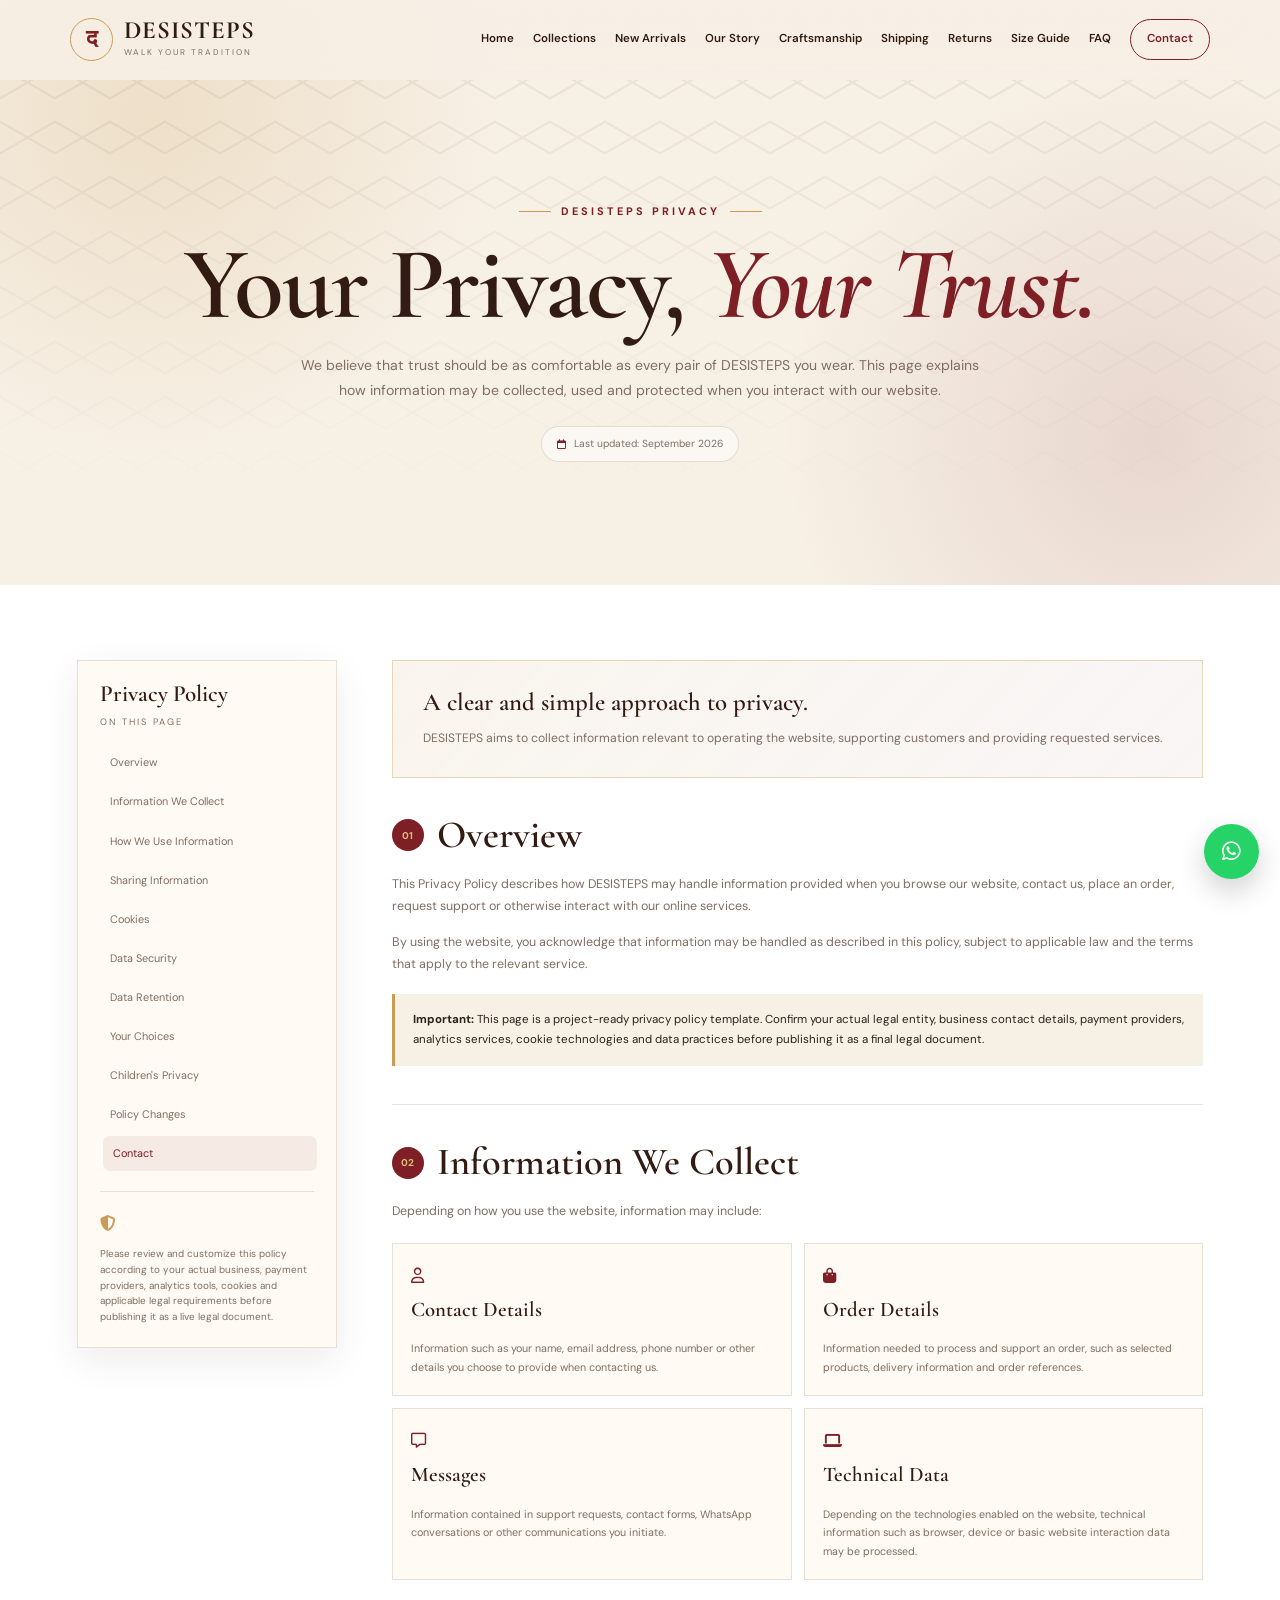
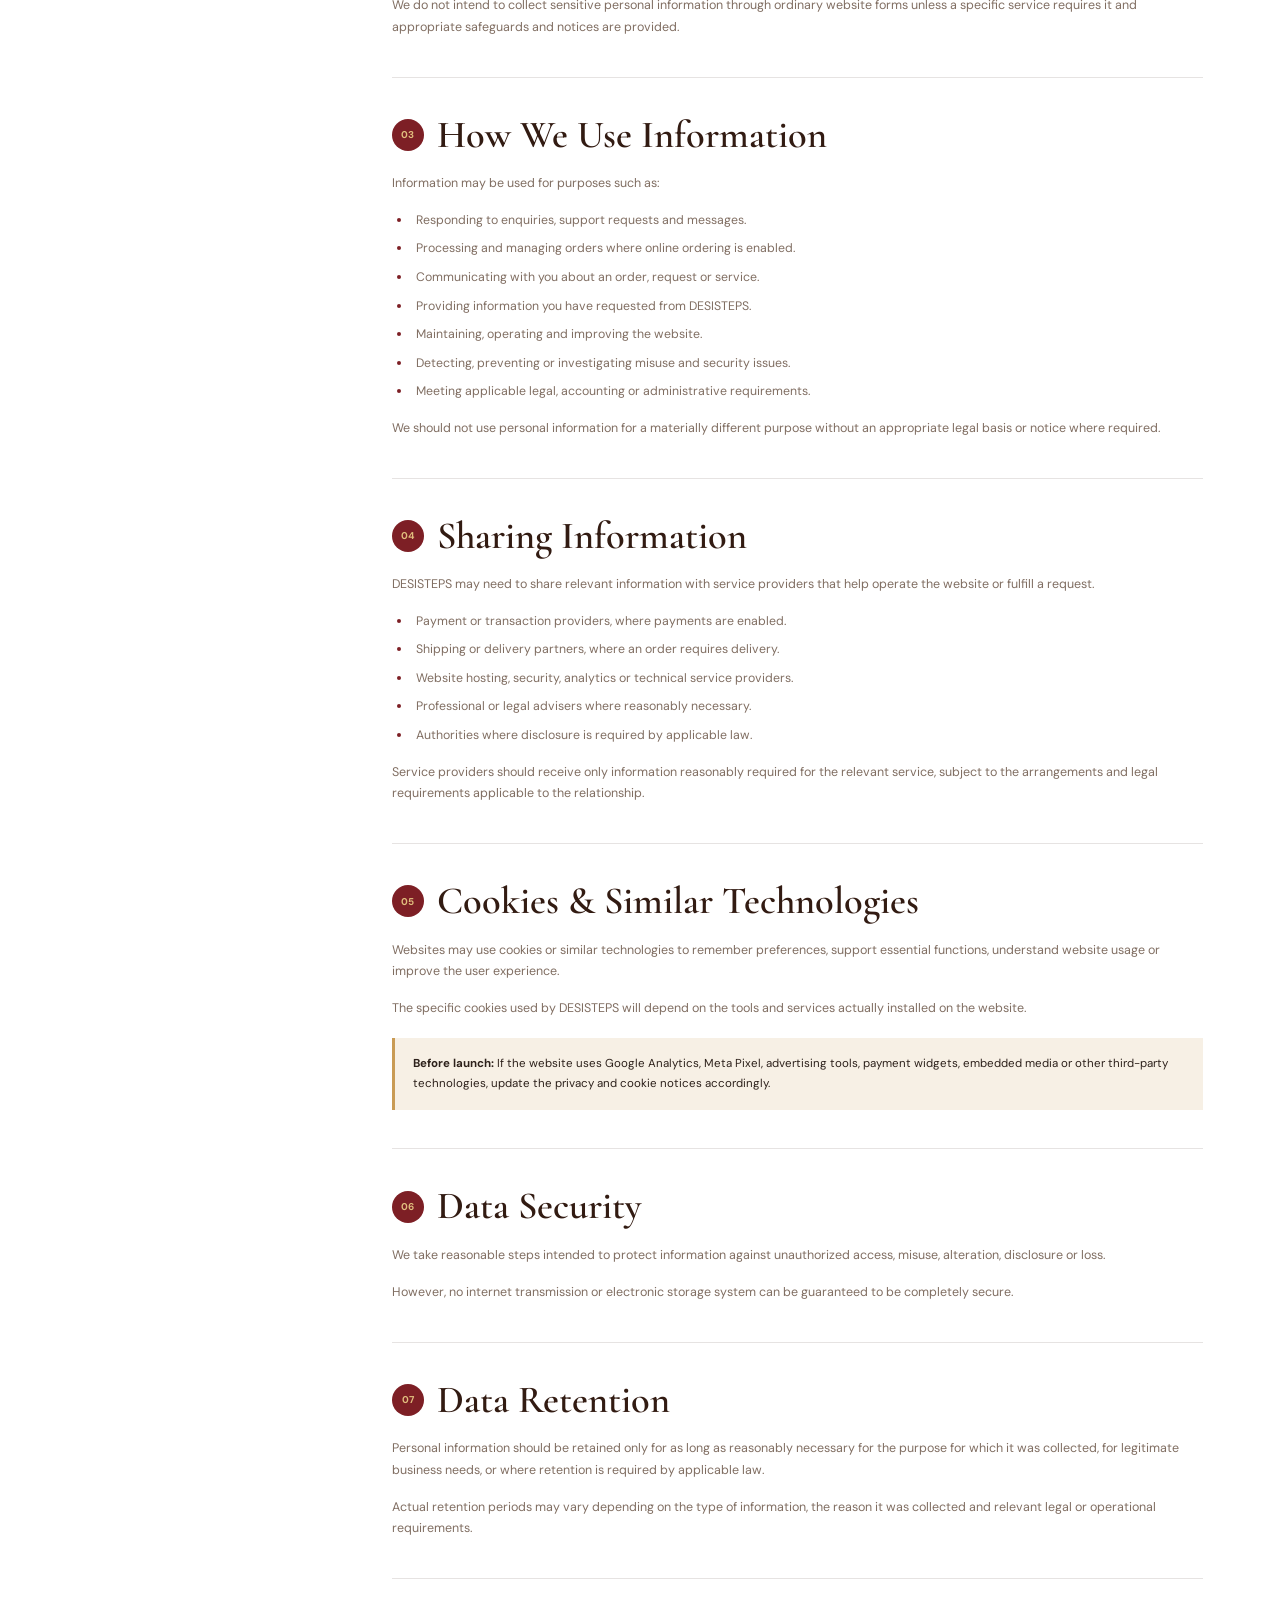
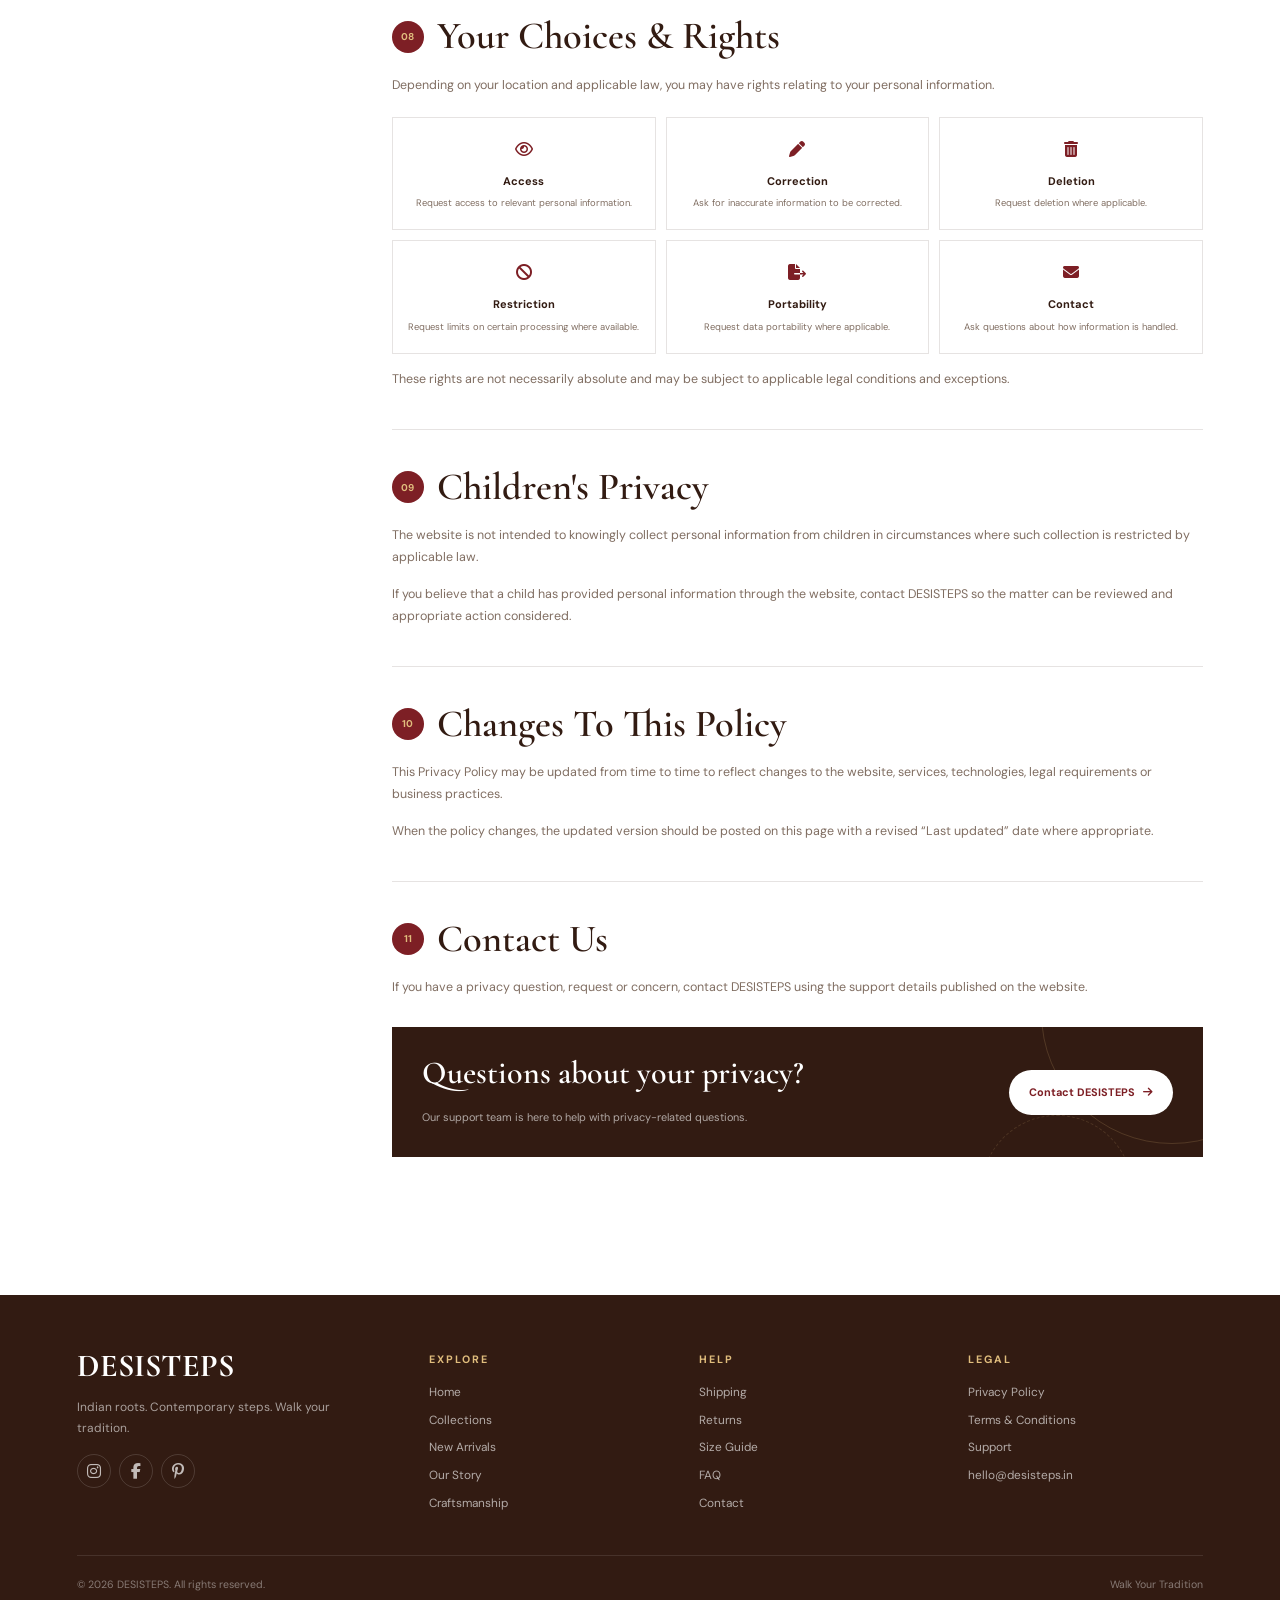
<file: privacy.html>
<!DOCTYPE html>
<html lang="en">

<head>
  <meta charset="UTF-8">

  <meta name="viewport" content="width=device-width, initial-scale=1.0">

  <meta name="description"
    content="DESISTEPS Privacy Policy - Learn how DESISTEPS may collect, use and protect information.">

  <title>Privacy Policy | DESISTEPS</title>

  <!-- Google Fonts -->
  <link rel="preconnect" href="https://fonts.googleapis.com">
  <link rel="preconnect" href="https://fonts.gstatic.com" crossorigin>

  <link
    href="https://fonts.googleapis.com/css2?family=Cormorant+Garamond:wght@500;600;700&family=DM+Sans:wght@400;500;600;700&display=swap"
    rel="stylesheet">

  <!-- Font Awesome -->
  <link rel="stylesheet" href="https://cdnjs.cloudflare.com/ajax/libs/font-awesome/6.5.2/css/all.min.css">

  <style>
    /* =====================================================
       ROOT
    ===================================================== */

    :root {

      --cream: #f7f0e5;
      --cream-light: #fffaf3;
      --cream-dark: #eadfce;

      --brown: #321b12;
      --brown-light: #573326;

      --maroon: #7d1f25;
      --maroon-dark: #541319;

      --gold: #c99b55;
      --gold-light: #e0bd7d;

      --black: #16120f;
      --white: #ffffff;

      --text: #2d211b;
      --muted: #806e62;

      --border: rgba(50, 27, 18, 0.12);

      --shadow:
        0 25px 70px rgba(50, 27, 18, 0.10);

      --shadow-small:
        0 12px 35px rgba(50, 27, 18, 0.08);

      --ease:
        cubic-bezier(.2, .75, .25, 1);

    }


    /* =====================================================
       RESET
    ===================================================== */

    * {
      margin: 0;
      padding: 0;
      box-sizing: border-box;
    }

    html {
      scroll-behavior: smooth;
      scroll-padding-top: 100px;
    }

    body {
      font-family: "DM Sans", sans-serif;
      color: var(--text);
      background: var(--cream);
      line-height: 1.75;
      overflow-x: hidden;
    }

    body.menu-open {
      overflow: hidden;
    }

    a {
      color: inherit;
      text-decoration: none;
    }

    button {
      font: inherit;
      cursor: pointer;
    }


    /* =====================================================
       PRELOADER
    ===================================================== */

    .preloader {

      position: fixed;

      inset: 0;

      z-index: 9999;

      display: grid;

      place-items: center;

      background: var(--brown);

      transition:
        opacity .6s ease,
        visibility .6s ease;

    }

    .preloader.hide {

      opacity: 0;

      visibility: hidden;

      pointer-events: none;

    }

    .loader {

      text-align: center;

      color: var(--cream);

    }

    .loader-mark {

      width: 75px;

      height: 75px;

      margin: auto;

      display: grid;

      place-items: center;

      border: 1px solid var(--gold);

      border-radius: 50%;

      color: var(--gold-light);

      font:
        700 2rem/1 "Cormorant Garamond", serif;

      animation:
        loaderPulse 1.5s ease-in-out infinite;

    }

    .loader p {

      margin-top: 14px;

      font-size: .62rem;

      letter-spacing: 4px;

    }

    @keyframes loaderPulse {

      0%,
      100% {
        transform: scale(1);
      }

      50% {

        transform: scale(1.08);

        box-shadow:
          0 0 40px rgba(201, 155, 85, .2);

      }

    }


    /* =====================================================
       NAVBAR
    ===================================================== */

    .navbar {

      position: fixed;

      top: 0;
      left: 0;

      width: 100%;

      z-index: 1000;

      padding:
        18px 5.5%;

      display: flex;

      align-items: center;

      justify-content: space-between;

      background:
        rgba(247, 240, 229, .88);

      border-bottom:
        1px solid transparent;

      backdrop-filter:
        blur(18px);

      -webkit-backdrop-filter:
        blur(18px);

      transition: .35s ease;

    }

    .navbar.scrolled {

      padding-top: 11px;

      padding-bottom: 11px;

      border-color: var(--border);

      box-shadow:
        0 8px 30px rgba(50, 27, 18, .07);

    }


    /* BRAND */

    .brand {

      display: flex;

      align-items: center;

      gap: 11px;

    }

    .brand-mark {

      width: 43px;

      height: 43px;

      display: grid;

      place-items: center;

      border:
        1px solid var(--gold);

      border-radius: 50%;

      color: var(--maroon);

      font:
        700 1.45rem/1 "Cormorant Garamond", serif;

      transition: .3s ease;

    }

    .brand:hover .brand-mark {

      color: var(--cream);

      background: var(--maroon);

      transform:
        rotate(-8deg);

    }

    .brand strong {

      display: block;

      color: var(--brown);

      font:
        700 1.55rem/1 "Cormorant Garamond", serif;

      letter-spacing: 1px;

    }

    .brand span {

      display: block;

      margin-top: 3px;

      color: var(--muted);

      font-size: .52rem;

      letter-spacing: 2px;

      text-transform: uppercase;

    }


    /* NAV LINKS */

    .nav-links {

      display: flex;

      align-items: center;

      gap: 19px;

    }

    .nav-links a {

      position: relative;

      color: var(--brown);

      font-size: .72rem;

      font-weight: 600;

    }

    .nav-links a::after {

      content: "";

      position: absolute;

      left: 0;

      bottom: -6px;

      width: 0;

      height: 1px;

      background: var(--maroon);

      transition: .3s ease;

    }

    .nav-links a:hover::after,
    .nav-links a.active::after {

      width: 100%;

    }

    .nav-links a.active {

      color: var(--maroon);

    }

    .nav-contact {

      padding:
        9px 16px;

      border:
        1px solid var(--maroon);

      border-radius: 50px;

      color: var(--maroon) !important;

    }

    .nav-contact::after {

      display: none !important;

    }

    .nav-contact:hover {

      color: #fff !important;

      background: var(--maroon);

    }


    /* MENU BUTTON */

    .menu-btn {

      display: none;

      width: 44px;

      height: 44px;

      border:
        1px solid var(--border);

      border-radius: 50%;

      background: transparent;

      color: var(--brown);

    }


    /* =====================================================
       HERO
    ===================================================== */

    .hero {

      position: relative;

      min-height: 65vh;

      padding:
        145px 6% 75px;

      display: grid;

      place-items: center;

      overflow: hidden;

      background:

        radial-gradient(circle at 12% 20%,
          rgba(201, 155, 85, .20),
          transparent 28%),

        radial-gradient(circle at 90% 75%,
          rgba(125, 31, 37, .12),
          transparent 30%),

        var(--cream);

    }


    /* DECORATIVE PATTERN */

    .hero-pattern {

      position: absolute;

      inset: 0;

      opacity: .07;

      background:

        linear-gradient(30deg,
          transparent 48%,
          var(--brown) 49%,
          var(--brown) 51%,
          transparent 52%) 0 0 / 55px 55px,

        linear-gradient(150deg,
          transparent 48%,
          var(--brown) 49%,
          var(--brown) 51%,
          transparent 52%) 0 0 / 55px 55px;

      mask-image:
        linear-gradient(to bottom,
          #000,
          transparent 90%);

    }


    .hero-inner {

      position: relative;

      z-index: 2;

      width:
        min(1050px, 100%);

      text-align: center;

    }


    .eyebrow {

      display: inline-flex;

      align-items: center;

      gap: 10px;

      color: var(--maroon);

      font-size: .68rem;

      font-weight: 700;

      letter-spacing: 3px;

      text-transform: uppercase;

    }

    .eyebrow::before,
    .eyebrow::after {

      content: "";

      width: 32px;

      height: 1px;

      background: var(--gold);

    }


    .hero h1 {

      margin-top: 18px;

      color: var(--brown);

      font:
        600 clamp(3.8rem, 8vw, 7rem)/.88 "Cormorant Garamond", serif;

      letter-spacing: -2px;

    }

    .hero h1 span {

      color: var(--maroon);

      font-style: italic;

    }


    .hero-description {

      max-width: 700px;

      margin:
        24px auto 0;

      color: var(--muted);

      font-size: .88rem;

    }


    .last-updated {

      display: inline-flex;

      align-items: center;

      gap: 8px;

      margin-top: 23px;

      padding:
        8px 15px;

      border:
        1px solid var(--border);

      border-radius: 50px;

      background:
        rgba(255, 255, 255, .55);

      color: var(--muted);

      font-size: .64rem;

    }

    .last-updated i {

      color: var(--maroon);

    }


    /* =====================================================
       POLICY SECTION
    ===================================================== */

    .policy-section {

      padding:
        75px 6% 100px;

      background: #fff;

    }

    .policy-layout {

      width:
        min(1180px, 100%);

      margin: auto;

      display: grid;

      grid-template-columns:
        260px minmax(0, 1fr);

      gap: 55px;

      align-items: start;

    }


    /* SIDEBAR */

    .policy-sidebar {

      position: sticky;

      top: 105px;

      padding: 22px;

      border:
        1px solid var(--border);

      background:
        var(--cream-light);

      box-shadow:
        var(--shadow-small);

    }

    .policy-sidebar h3 {

      color: var(--brown);

      font:
        600 1.45rem/1 "Cormorant Garamond", serif;

    }

    .sidebar-label {

      display: block;

      margin:
        8px 0 15px;

      color: var(--muted);

      font-size: .58rem;

      letter-spacing: 2px;

      text-transform: uppercase;

    }

    .toc {

      display: grid;

      gap: 4px;

    }

    .toc a {

      padding:
        8px 10px;

      border-radius: 7px;

      color: var(--muted);

      font-size: .68rem;

      transition: .25s ease;

    }

    .toc a:hover,
    .toc a.active {

      color: var(--maroon);

      background:
        rgba(125, 31, 37, .07);

      transform:
        translateX(3px);

    }


    .policy-note {

      margin-top: 20px;

      padding-top: 18px;

      border-top:
        1px solid var(--border);

    }

    .policy-note i {

      color: var(--gold);

      font-size: 1rem;

    }

    .policy-note p {

      margin-top: 8px;

      color: var(--muted);

      font-size: .62rem;

      line-height: 1.6;

    }


    /* =====================================================
       POLICY CONTENT
    ===================================================== */

    .policy-content {

      min-width: 0;

    }


    .policy-intro {

      padding:
        28px 30px;

      border:
        1px solid rgba(201, 155, 85, .35);

      background:

        linear-gradient(135deg,
          rgba(201, 155, 85, .10),
          rgba(125, 31, 37, .045));

    }

    .policy-intro strong {

      color: var(--brown);

      font:
        600 1.55rem/1.1 "Cormorant Garamond", serif;

    }

    .policy-intro p {

      margin-top: 9px;

      color: var(--muted);

      font-size: .76rem;

    }


    /* POLICY BLOCK */

    .policy-block {

      padding:
        38px 0;

      border-bottom:
        1px solid var(--border);

      scroll-margin-top: 100px;

    }

    .policy-block:last-child {

      border-bottom: 0;

    }


    .policy-number {

      display: inline-flex;

      width: 32px;

      height: 32px;

      align-items: center;

      justify-content: center;

      border-radius: 50%;

      background: var(--maroon);

      color: var(--gold-light);

      font-size: .62rem;

      font-weight: 700;

      margin-right: 9px;

      vertical-align: middle;

    }


    .policy-block h2 {

      display: inline;

      color: var(--brown);

      font:
        600 clamp(1.9rem, 3vw, 2.55rem)/1 "Cormorant Garamond", serif;

      vertical-align: middle;

    }


    .policy-block p {

      margin-top: 15px;

      color: var(--muted);

      font-size: .78rem;

    }

    .policy-block p:first-of-type {

      margin-top: 19px;

    }


    .policy-block ul {

      margin:
        15px 0 0 20px;

      color: var(--muted);

      font-size: .77rem;

    }

    .policy-block li {

      margin: 7px 0;

      padding-left: 4px;

    }

    .policy-block li::marker {

      color: var(--maroon);

    }


    /* HIGHLIGHT */

    .highlight {

      margin-top: 18px;

      padding:
        16px 18px;

      border-left:
        3px solid var(--gold);

      background: var(--cream);

      color: var(--text);

      font-size: .72rem;

    }


    /* =====================================================
       DATA CARDS
    ===================================================== */

    .data-grid {

      margin-top: 20px;

      display: grid;

      grid-template-columns:
        repeat(2, 1fr);

      gap: 12px;

    }

    .data-card {

      padding: 18px;

      border:
        1px solid var(--border);

      background:
        var(--cream-light);

      transition: .3s ease;

    }

    .data-card:hover {

      transform:
        translateY(-5px);

      border-color:
        rgba(201, 155, 85, .45);

      box-shadow:
        var(--shadow-small);

    }

    .data-card i {

      color: var(--maroon);

      font-size: .95rem;

    }

    .data-card h4 {

      margin-top: 10px;

      color: var(--brown);

      font:
        600 1.3rem/1 "Cormorant Garamond", serif;

    }

    .data-card p {

      margin-top: 7px;

      font-size: .67rem;

    }


    /* =====================================================
       RIGHTS
    ===================================================== */

    .rights-grid {

      margin-top: 20px;

      display: grid;

      grid-template-columns:
        repeat(3, 1fr);

      gap: 10px;

    }

    .right-item {

      padding:
        18px 14px;

      border:
        1px solid var(--border);

      text-align: center;

      background: #fff;

      transition: .3s ease;

    }

    .right-item:hover {

      transform:
        translateY(-4px);

      border-color:
        rgba(201, 155, 85, .45);

      box-shadow:
        var(--shadow-small);

    }

    .right-item i {

      color: var(--maroon);

      font-size: 1rem;

    }

    .right-item strong {

      display: block;

      margin-top: 8px;

      color: var(--brown);

      font-size: .69rem;

    }

    .right-item span {

      display: block;

      margin-top: 4px;

      color: var(--muted);

      font-size: .59rem;

    }


    /* =====================================================
       CONTACT CTA
    ===================================================== */

    .privacy-contact {

      position: relative;

      margin-top: 28px;

      padding: 30px;

      display: flex;

      align-items: center;

      justify-content: space-between;

      gap: 25px;

      overflow: hidden;

      background: var(--brown);

      color: #fff;

    }

    .privacy-contact::before {

      content: "";

      position: absolute;

      width: 260px;

      height: 260px;

      right: -100px;

      top: -145px;

      border:
        1px solid rgba(224, 189, 125, .18);

      border-radius: 50%;

    }

    .privacy-contact::after {

      content: "";

      position: absolute;

      width: 150px;

      height: 150px;

      right: 70px;

      bottom: -110px;

      border:
        1px dashed rgba(224, 189, 125, .15);

      border-radius: 50%;

    }

    .privacy-contact-content {

      position: relative;

      z-index: 2;

    }

    .privacy-contact h3 {

      font:
        600 2rem/1 "Cormorant Garamond", serif;

    }

    .privacy-contact p {

      margin-top: 7px;

      color:
        rgba(255, 255, 255, .62);

      font-size: .68rem;

    }


    /* BUTTON */

    .btn {

      position: relative;

      z-index: 3;

      display: inline-flex;

      align-items: center;

      justify-content: center;

      gap: 8px;

      min-height: 45px;

      padding:
        0 20px;

      border-radius: 50px;

      font-size: .68rem;

      font-weight: 700;

      transition: .3s ease;

    }

    .btn-light {

      background: #fff;

      color: var(--maroon);

    }

    .btn-light:hover {

      transform:
        translateY(-3px);

      background:
        var(--cream);

    }


    /* =====================================================
       FOOTER
    ===================================================== */

    footer {

      padding:
        55px 6% 25px;

      background: var(--brown);

      color: #fff;

    }

    .footer-grid {

      width:
        min(1200px, 100%);

      margin: auto;

      display: grid;

      grid-template-columns:
        1.35fr repeat(3, 1fr);

      gap: 35px;

    }


    .footer-brand strong {

      font:
        700 2rem/1 "Cormorant Garamond", serif;

    }

    .footer-brand p {

      max-width: 300px;

      margin-top: 12px;

      color:
        rgba(255, 255, 255, .58);

      font-size: .75rem;

    }


    footer h4 {

      margin-bottom: 13px;

      color: var(--gold-light);

      font-size: .67rem;

      letter-spacing: 2px;

      text-transform: uppercase;

    }


    .footer-link {

      display: block;

      margin: 7px 0;

      color:
        rgba(255, 255, 255, .63);

      font-size: .74rem;

      transition: .2s ease;

    }

    .footer-link:hover {

      color: #fff;

      transform:
        translateX(3px);

    }


    .socials {

      display: flex;

      gap: 8px;

      margin-top: 15px;

    }

    .socials a {

      width: 34px;

      height: 34px;

      display: grid;

      place-items: center;

      border:
        1px solid rgba(255, 255, 255, .14);

      border-radius: 50%;

      color:
        rgba(255, 255, 255, .7);

      transition: .3s ease;

    }

    .socials a:hover {

      background:
        var(--maroon);

      color: #fff;

      transform:
        translateY(-3px);

    }


    .footer-bottom {

      width:
        min(1200px, 100%);

      margin:
        35px auto 0;

      padding-top: 20px;

      border-top:
        1px solid rgba(255, 255, 255, .1);

      display: flex;

      justify-content: space-between;

      gap: 20px;

      color:
        rgba(255, 255, 255, .42);

      font-size: .66rem;

    }


    /* =====================================================
       WHATSAPP
    ===================================================== */

    .whatsapp {

      position: fixed;

      right: 21px;

      bottom: 21px;

      z-index: 900;

      width: 55px;

      height: 55px;

      display: grid;

      place-items: center;

      border-radius: 50%;

      background: #25d366;

      color: #fff;

      font-size: 1.35rem;

      box-shadow:
        0 12px 28px rgba(0, 0, 0, .18);

      transition: .3s ease;

    }

    .whatsapp:hover {

      transform:
        translateY(-5px) scale(1.05);

    }


    /* =====================================================
       SCROLL REVEAL
    ===================================================== */

    .reveal {

      opacity: 0;

      transform:
        translateY(25px);

      transition:
        opacity .75s ease,
        transform .75s var(--ease);

    }

    .reveal.visible {

      opacity: 1;

      transform: none;

    }


    /* =====================================================
       RESPONSIVE
    ===================================================== */

    @media(max-width:1100px) {

      .nav-links {
        gap: 12px;
      }

      .policy-layout {

        grid-template-columns:
          220px minmax(0, 1fr);

        gap: 35px;

      }

    }


    @media(max-width:850px) {

      .nav-links {

        position: fixed;

        top: 76px;

        left: 18px;

        right: 18px;

        display: flex;

        flex-direction: column;

        align-items: stretch;

        gap: 3px;

        padding: 14px;

        border:
          1px solid var(--border);

        border-radius: 18px;

        background:
          rgba(255, 250, 243, .98);

        box-shadow:
          var(--shadow);

        transform:
          translateY(-15px);

        opacity: 0;

        visibility: hidden;

        transition: .3s ease;

      }

      .nav-links.open {

        transform: none;

        opacity: 1;

        visibility: visible;

      }

      .nav-links a {

        padding:
          11px 13px;

        border-radius: 8px;

      }

      .nav-links a:hover {

        background:
          var(--cream);

      }

      .nav-links a::after {

        display: none;

      }

      .menu-btn {

        display: grid;

        place-items: center;

      }


      .policy-layout {

        grid-template-columns: 1fr;

      }

      .policy-sidebar {

        position: relative;

        top: auto;

      }

      .toc {

        grid-template-columns:
          repeat(2, 1fr);

      }


      .data-grid {

        grid-template-columns: 1fr;

      }


      .rights-grid {

        grid-template-columns:
          repeat(2, 1fr);

      }


      .privacy-contact {

        flex-direction: column;

        align-items: flex-start;

      }


      .footer-grid {

        grid-template-columns:
          1fr 1fr;

      }

    }


    @media(max-width:600px) {

      .navbar {

        padding:
          13px 5%;

      }

      .brand-mark {

        width: 39px;

        height: 39px;

      }

      .brand strong {

        font-size: 1.35rem;

      }


      .hero {

        min-height: auto;

        padding:
          125px 5% 60px;

      }

      .hero h1 {

        font-size:
          clamp(3.4rem, 16vw, 5.3rem);

      }

      .hero-description {

        font-size: .81rem;

      }


      .policy-section {

        padding:
          55px 5% 75px;

      }

      .policy-sidebar {

        padding: 18px;

      }

      .toc {

        grid-template-columns: 1fr;

      }


      .policy-intro {

        padding: 22px;

      }


      .policy-block {

        padding:
          30px 0;

      }


      .policy-block h2 {

        font-size: 1.9rem;

      }


      .rights-grid {

        grid-template-columns: 1fr;

      }


      .privacy-contact {

        padding: 23px;

      }


      .privacy-contact h3 {

        font-size: 1.7rem;

      }


      .footer-grid {

        grid-template-columns: 1fr;

      }


      .footer-bottom {

        flex-direction: column;

      }


      .whatsapp {

        right: 16px;

        bottom: 16px;

      }

    }


    @media(prefers-reduced-motion:reduce) {

      *,
      *::before,
      *::after {

        scroll-behavior: auto !important;

        animation: none !important;

        transition: none !important;

      }

      .reveal {

        opacity: 1;

        transform: none;

      }

    }
  </style>

</head>


<body>


  <!-- =====================================================
       PRELOADER
  ===================================================== -->

  <div class="preloader" id="preloader">

    <div class="loader">

      <div class="loader-mark">
        द
      </div>

      <p>DESISTEPS</p>

    </div>

  </div>


  <!-- =====================================================
       NAVBAR
  ===================================================== -->

  <header class="navbar" id="navbar">

    <a href="index.html" class="brand">

      <div class="brand-mark">
        द
      </div>

      <div>

        <strong>DESISTEPS</strong>

        <span>
          Walk Your Tradition
        </span>

      </div>

    </a>


    <nav class="nav-links" id="navLinks">

      <a href="index.html">
        Home
      </a>

      <a href="collection.html">
        Collections
      </a>

      <a href="new-arrivals.html">
        New Arrivals
      </a>

      <a href="our-story.html">
        Our Story
      </a>

      <a href="craftsmanship.html">
        Craftsmanship
      </a>

      <a href="shipping.html">
        Shipping
      </a>

      <a href="returns.html">
        Returns
      </a>

      <a href="size-guide.html">
        Size Guide
      </a>

      <a href="faq.html">
        FAQ
      </a>

      <a href="contact.html" class="nav-contact">
        Contact
      </a>

    </nav>


    <button class="menu-btn" id="menuBtn" aria-label="Open navigation" aria-expanded="false">

      <i class="fa-solid fa-bars"></i>

    </button>

  </header>


  <!-- =====================================================
       HERO
  ===================================================== -->

  <main>

    <section class="hero">

      <div class="hero-pattern"></div>


      <div class="hero-inner reveal">

        <span class="eyebrow">
          DESISTEPS Privacy
        </span>


        <h1>

          Your Privacy,
          <span>Your Trust.</span>

        </h1>


        <p class="hero-description">

          We believe that trust should be as comfortable
          as every pair of DESISTEPS you wear. This page
          explains how information may be collected, used
          and protected when you interact with our website.

        </p>


        <div class="last-updated">

          <i class="fa-regular fa-calendar"></i>

          Last updated:
          September 2026

        </div>

      </div>

    </section>


    <!-- =====================================================
         POLICY
    ===================================================== -->

    <section class="policy-section">

      <div class="policy-layout">


        <!-- SIDEBAR -->

        <aside class="policy-sidebar reveal">

          <h3>
            Privacy Policy
          </h3>

          <span class="sidebar-label">
            On this page
          </span>


          <nav class="toc">

            <a href="#overview">
              Overview
            </a>

            <a href="#information">
              Information We Collect
            </a>

            <a href="#use">
              How We Use Information
            </a>

            <a href="#sharing">
              Sharing Information
            </a>

            <a href="#cookies">
              Cookies
            </a>

            <a href="#security">
              Data Security
            </a>

            <a href="#retention">
              Data Retention
            </a>

            <a href="#rights">
              Your Choices
            </a>

            <a href="#children">
              Children's Privacy
            </a>

            <a href="#changes">
              Policy Changes
            </a>

            <a href="#contact">
              Contact
            </a>

          </nav>


          <div class="policy-note">

            <i class="fa-solid fa-shield-halved"></i>

            <p>
              Please review and customize this policy
              according to your actual business,
              payment providers, analytics tools,
              cookies and applicable legal requirements
              before publishing it as a live legal document.
            </p>

          </div>

        </aside>


        <!-- CONTENT -->

        <article class="policy-content">


          <!-- INTRO -->

          <div class="policy-intro reveal" id="overview">

            <strong>
              A clear and simple approach to privacy.
            </strong>

            <p>
              DESISTEPS aims to collect information
              relevant to operating the website,
              supporting customers and providing
              requested services.
            </p>

          </div>


          <!-- =================================================
               01
          ================================================= -->

          <section class="policy-block reveal">

            <span class="policy-number">
              01
            </span>

            <h2>
              Overview
            </h2>


            <p>

              This Privacy Policy describes how
              DESISTEPS may handle information
              provided when you browse our website,
              contact us, place an order, request
              support or otherwise interact with
              our online services.

            </p>


            <p>

              By using the website, you acknowledge
              that information may be handled as
              described in this policy, subject to
              applicable law and the terms that apply
              to the relevant service.

            </p>


            <div class="highlight">

              <strong>
                Important:
              </strong>

              This page is a project-ready privacy
              policy template. Confirm your actual
              legal entity, business contact details,
              payment providers, analytics services,
              cookie technologies and data practices
              before publishing it as a final legal
              document.

            </div>

          </section>


          <!-- =================================================
               02
          ================================================= -->

          <section class="policy-block reveal" id="information">

            <span class="policy-number">
              02
            </span>

            <h2>
              Information We Collect
            </h2>


            <p>

              Depending on how you use the website,
              information may include:

            </p>


            <div class="data-grid">


              <div class="data-card">

                <i class="fa-regular fa-user"></i>

                <h4>
                  Contact Details
                </h4>

                <p>

                  Information such as your name,
                  email address, phone number or
                  other details you choose to provide
                  when contacting us.

                </p>

              </div>


              <div class="data-card">

                <i class="fa-solid fa-bag-shopping"></i>

                <h4>
                  Order Details
                </h4>

                <p>

                  Information needed to process
                  and support an order, such as
                  selected products, delivery
                  information and order references.

                </p>

              </div>


              <div class="data-card">

                <i class="fa-regular fa-message"></i>

                <h4>
                  Messages
                </h4>

                <p>

                  Information contained in support
                  requests, contact forms, WhatsApp
                  conversations or other communications
                  you initiate.

                </p>

              </div>


              <div class="data-card">

                <i class="fa-solid fa-laptop"></i>

                <h4>
                  Technical Data
                </h4>

                <p>

                  Depending on the technologies
                  enabled on the website, technical
                  information such as browser,
                  device or basic website interaction
                  data may be processed.

                </p>

              </div>


            </div>


            <p>

              We do not intend to collect sensitive
              personal information through ordinary
              website forms unless a specific service
              requires it and appropriate safeguards
              and notices are provided.

            </p>

          </section>


          <!-- =================================================
               03
          ================================================= -->

          <section class="policy-block reveal" id="use">

            <span class="policy-number">
              03
            </span>

            <h2>
              How We Use Information
            </h2>


            <p>
              Information may be used for purposes such as:
            </p>


            <ul>

              <li>
                Responding to enquiries, support
                requests and messages.
              </li>

              <li>
                Processing and managing orders
                where online ordering is enabled.
              </li>

              <li>
                Communicating with you about an
                order, request or service.
              </li>

              <li>
                Providing information you have
                requested from DESISTEPS.
              </li>

              <li>
                Maintaining, operating and
                improving the website.
              </li>

              <li>
                Detecting, preventing or investigating
                misuse and security issues.
              </li>

              <li>
                Meeting applicable legal, accounting
                or administrative requirements.
              </li>

            </ul>


            <p>

              We should not use personal information
              for a materially different purpose
              without an appropriate legal basis
              or notice where required.

            </p>

          </section>


          <!-- =================================================
               04
          ================================================= -->

          <section class="policy-block reveal" id="sharing">

            <span class="policy-number">
              04
            </span>

            <h2>
              Sharing Information
            </h2>


            <p>

              DESISTEPS may need to share relevant
              information with service providers
              that help operate the website or
              fulfill a request.

            </p>


            <ul>

              <li>
                Payment or transaction providers,
                where payments are enabled.
              </li>

              <li>
                Shipping or delivery partners,
                where an order requires delivery.
              </li>

              <li>
                Website hosting, security,
                analytics or technical service
                providers.
              </li>

              <li>
                Professional or legal advisers
                where reasonably necessary.
              </li>

              <li>
                Authorities where disclosure is
                required by applicable law.
              </li>

            </ul>


            <p>

              Service providers should receive only
              information reasonably required for
              the relevant service, subject to the
              arrangements and legal requirements
              applicable to the relationship.

            </p>

          </section>


          <!-- =================================================
               05
          ================================================= -->

          <section class="policy-block reveal" id="cookies">

            <span class="policy-number">
              05
            </span>

            <h2>
              Cookies & Similar Technologies
            </h2>


            <p>

              Websites may use cookies or similar
              technologies to remember preferences,
              support essential functions, understand
              website usage or improve the user
              experience.

            </p>


            <p>

              The specific cookies used by DESISTEPS
              will depend on the tools and services
              actually installed on the website.

            </p>


            <div class="highlight">

              <strong>
                Before launch:
              </strong>

              If the website uses Google Analytics,
              Meta Pixel, advertising tools, payment
              widgets, embedded media or other
              third-party technologies, update the
              privacy and cookie notices accordingly.

            </div>

          </section>


          <!-- =================================================
               06
          ================================================= -->

          <section class="policy-block reveal" id="security">

            <span class="policy-number">
              06
            </span>

            <h2>
              Data Security
            </h2>


            <p>

              We take reasonable steps intended to
              protect information against unauthorized
              access, misuse, alteration, disclosure
              or loss.

            </p>


            <p>

              However, no internet transmission or
              electronic storage system can be
              guaranteed to be completely secure.

            </p>

          </section>


          <!-- =================================================
               07
          ================================================= -->

          <section class="policy-block reveal" id="retention">

            <span class="policy-number">
              07
            </span>

            <h2>
              Data Retention
            </h2>


            <p>

              Personal information should be retained
              only for as long as reasonably necessary
              for the purpose for which it was collected,
              for legitimate business needs, or where
              retention is required by applicable law.

            </p>


            <p>

              Actual retention periods may vary depending
              on the type of information, the reason it
              was collected and relevant legal or
              operational requirements.

            </p>

          </section>


          <!-- =================================================
               08
          ================================================= -->

          <section class="policy-block reveal" id="rights">

            <span class="policy-number">
              08
            </span>

            <h2>
              Your Choices & Rights
            </h2>


            <p>

              Depending on your location and applicable
              law, you may have rights relating to your
              personal information.

            </p>


            <div class="rights-grid">


              <div class="right-item">

                <i class="fa-regular fa-eye"></i>

                <strong>
                  Access
                </strong>

                <span>
                  Request access to relevant
                  personal information.
                </span>

              </div>


              <div class="right-item">

                <i class="fa-solid fa-pen"></i>

                <strong>
                  Correction
                </strong>

                <span>
                  Ask for inaccurate information
                  to be corrected.
                </span>

              </div>


              <div class="right-item">

                <i class="fa-solid fa-trash-can"></i>

                <strong>
                  Deletion
                </strong>

                <span>
                  Request deletion where applicable.
                </span>

              </div>


              <div class="right-item">

                <i class="fa-solid fa-ban"></i>

                <strong>
                  Restriction
                </strong>

                <span>
                  Request limits on certain
                  processing where available.
                </span>

              </div>


              <div class="right-item">

                <i class="fa-solid fa-file-export"></i>

                <strong>
                  Portability
                </strong>

                <span>
                  Request data portability
                  where applicable.
                </span>

              </div>


              <div class="right-item">

                <i class="fa-solid fa-envelope"></i>

                <strong>
                  Contact
                </strong>

                <span>
                  Ask questions about how
                  information is handled.
                </span>

              </div>


            </div>


            <p>

              These rights are not necessarily absolute
              and may be subject to applicable legal
              conditions and exceptions.

            </p>

          </section>


          <!-- =================================================
               09
          ================================================= -->

          <section class="policy-block reveal" id="children">

            <span class="policy-number">
              09
            </span>

            <h2>
              Children's Privacy
            </h2>


            <p>

              The website is not intended to knowingly
              collect personal information from children
              in circumstances where such collection is
              restricted by applicable law.

            </p>


            <p>

              If you believe that a child has provided
              personal information through the website,
              contact DESISTEPS so the matter can be
              reviewed and appropriate action considered.

            </p>

          </section>


          <!-- =================================================
               10
          ================================================= -->

          <section class="policy-block reveal" id="changes">

            <span class="policy-number">
              10
            </span>

            <h2>
              Changes To This Policy
            </h2>


            <p>

              This Privacy Policy may be updated from
              time to time to reflect changes to the
              website, services, technologies, legal
              requirements or business practices.

            </p>


            <p>

              When the policy changes, the updated
              version should be posted on this page
              with a revised “Last updated” date
              where appropriate.

            </p>

          </section>


          <!-- =================================================
               11
          ================================================= -->

          <section class="policy-block reveal" id="contact">

            <span class="policy-number">
              11
            </span>

            <h2>
              Contact Us
            </h2>


            <p>

              If you have a privacy question, request
              or concern, contact DESISTEPS using the
              support details published on the website.

            </p>


            <div class="privacy-contact">

              <div class="privacy-contact-content">

                <h3>
                  Questions about your privacy?
                </h3>

                <p>
                  Our support team is here to help
                  with privacy-related questions.
                </p>

              </div>


              <a href="contact.html" class="btn btn-light">

                Contact DESISTEPS

                <i class="fa-solid fa-arrow-right"></i>

              </a>

            </div>

          </section>


        </article>

      </div>

    </section>

  </main>


  <!-- =====================================================
       FOOTER
  ===================================================== -->

  <footer>

    <div class="footer-grid">


      <div class="footer-brand">

        <strong>
          DESISTEPS
        </strong>

        <p>

          Indian roots.
          Contemporary steps.
          Walk your tradition.

        </p>


        <div class="socials">

          <a href="#" aria-label="Instagram">
            <i class="fa-brands fa-instagram"></i>
          </a>

          <a href="#" aria-label="Facebook">
            <i class="fa-brands fa-facebook-f"></i>
          </a>

          <a href="#" aria-label="Pinterest">
            <i class="fa-brands fa-pinterest-p"></i>
          </a>

        </div>

      </div>


      <div>

        <h4>
          Explore
        </h4>

        <a href="index.html" class="footer-link">
          Home
        </a>

        <a href="collection.html" class="footer-link">
          Collections
        </a>

        <a href="new-arrivals.html" class="footer-link">
          New Arrivals
        </a>

        <a href="our-story.html" class="footer-link">
          Our Story
        </a>

        <a href="craftsmanship.html" class="footer-link">
          Craftsmanship
        </a>

      </div>


      <div>

        <h4>
          Help
        </h4>

        <a href="shipping.html" class="footer-link">
          Shipping
        </a>

        <a href="returns.html" class="footer-link">
          Returns
        </a>

        <a href="size-guide.html" class="footer-link">
          Size Guide
        </a>

        <a href="faq.html" class="footer-link">
          FAQ
        </a>

        <a href="contact.html" class="footer-link">
          Contact
        </a>

      </div>


      <div>

        <h4>
          Legal
        </h4>

        <a href="privacy.html" class="footer-link">
          Privacy Policy
        </a>

        <a href="terms.html" class="footer-link">
          Terms & Conditions
        </a>

        <a href="contact.html" class="footer-link">
          Support
        </a>

        <a href="mailto:hello@desisteps.in" class="footer-link">
          hello@desisteps.in
        </a>

      </div>


    </div>


    <div class="footer-bottom">

      <span>
        ©
        <span id="year"></span>
        DESISTEPS. All rights reserved.
      </span>

      <span>
        Walk Your Tradition
      </span>

    </div>

  </footer>


  <!-- =====================================================
       WHATSAPP
  ===================================================== -->

  <a class="whatsapp" href="https://wa.me/919999999999" target="_blank" rel="noopener"
    aria-label="Chat with DESISTEPS on WhatsApp">

    <i class="fa-brands fa-whatsapp"></i>

  </a>


  <!-- =====================================================
       JAVASCRIPT
  ===================================================== -->

  <script>

    document.addEventListener(
      "DOMContentLoaded",
      () => {


        /* =================================================
           PRELOADER
        ================================================= */

        const preloader =
          document.getElementById("preloader");


        window.addEventListener(
          "load",
          () => {

            setTimeout(
              () => {

                preloader.classList.add(
                  "hide"
                );

              },
              350
            );

          }
        );


        /* Fallback */

        setTimeout(
          () => {

            preloader.classList.add(
              "hide"
            );

          },
          2500
        );


        /* =================================================
           NAVBAR
        ================================================= */

        const navbar =
          document.getElementById("navbar");


        function updateNavbar() {

          if (
            window.scrollY > 35
          ) {

            navbar.classList.add(
              "scrolled"
            );

          } else {

            navbar.classList.remove(
              "scrolled"
            );

          }

        }


        updateNavbar();


        window.addEventListener(
          "scroll",
          updateNavbar,
          {
            passive: true
          }
        );


        /* =================================================
           MOBILE MENU
        ================================================= */

        const menuBtn =
          document.getElementById("menuBtn");

        const navLinks =
          document.getElementById("navLinks");


        function closeMenu() {

          navLinks.classList.remove(
            "open"
          );

          menuBtn.setAttribute(
            "aria-expanded",
            "false"
          );

          menuBtn.innerHTML =
            '<i class="fa-solid fa-bars"></i>';

          document.body.classList.remove(
            "menu-open"
          );

        }


        menuBtn.addEventListener(
          "click",
          () => {

            const isOpen =
              navLinks.classList.toggle(
                "open"
              );


            menuBtn.setAttribute(
              "aria-expanded",
              String(isOpen)
            );


            menuBtn.innerHTML = isOpen

              ? '<i class="fa-solid fa-xmark"></i>'

              : '<i class="fa-solid fa-bars"></i>';


            document.body.classList.toggle(
              "menu-open",
              isOpen
            );

          }
        );


        navLinks
          .querySelectorAll("a")
          .forEach(
            link => {

              link.addEventListener(
                "click",
                closeMenu
              );

            }
          );


        document.addEventListener(
          "keydown",
          event => {

            if (
              event.key === "Escape"
            ) {

              closeMenu();

            }

          }
        );


        /* =================================================
           SCROLL REVEAL
        ================================================= */

        const revealItems =
          document.querySelectorAll(
            ".reveal"
          );


        if (
          "IntersectionObserver"
          in window
        ) {

          const revealObserver =
            new IntersectionObserver(
              (
                entries,
                observer
              ) => {

                entries.forEach(
                  entry => {

                    if (
                      entry.isIntersecting
                    ) {

                      entry.target.classList.add(
                        "visible"
                      );

                      observer.unobserve(
                        entry.target
                      );

                    }

                  }
                );

              },
              {
                threshold: .10
              }
            );


          revealItems.forEach(
            item => {

              revealObserver.observe(
                item
              );

            }
          );


        } else {

          revealItems.forEach(
            item => {

              item.classList.add(
                "visible"
              );

            }
          );

        }


        /* =================================================
           TABLE OF CONTENTS
        ================================================= */

        const tocLinks =
          [
            ...document.querySelectorAll(
              ".toc a"
            )
          ];


        const sections =
          tocLinks
            .map(
              link => {

                const id =
                  link.getAttribute(
                    "href"
                  );

                return document.querySelector(
                  id
                );

              }
            )
            .filter(Boolean);


        /* =================================================
           ACTIVE TOC SECTION
        ================================================= */

        if (
          "IntersectionObserver"
          in window &&
          sections.length
        ) {

          const sectionObserver =
            new IntersectionObserver(
              entries => {

                entries.forEach(
                  entry => {

                    if (
                      entry.isIntersecting
                    ) {

                      tocLinks.forEach(
                        link => {

                          link.classList.remove(
                            "active"
                          );

                        }
                      );


                      const activeLink =
                        document.querySelector(
                          `.toc a[href="#${entry.target.id}"]`
                        );


                      if (
                        activeLink
                      ) {

                        activeLink.classList.add(
                          "active"
                        );

                      }

                    }

                  }
                );

              },
              {
                rootMargin:
                  "-25% 0px -60% 0px",

                threshold: 0
              }
            );


          sections.forEach(
            section => {

              sectionObserver.observe(
                section
              );

            }
          );

        }


        /* =================================================
           SMOOTH TOC SCROLL
        ================================================= */

        tocLinks.forEach(
          link => {

            link.addEventListener(
              "click",
              event => {

                const id =
                  link.getAttribute(
                    "href"
                  );


                const target =
                  document.querySelector(
                    id
                  );


                if (!target) {
                  return;
                }


                event.preventDefault();


                const offset =
                  navbar.offsetHeight + 15;


                const targetTop =
                  target.getBoundingClientRect().top +
                  window.scrollY -
                  offset;


                window.scrollTo({

                  top: targetTop,

                  behavior: "smooth"

                });


                history.replaceState(
                  null,
                  "",
                  id
                );

              }
            );

          }
        );


        /* =================================================
           CURRENT YEAR
        ================================================= */

        const year =
          document.getElementById(
            "year"
          );


        year.textContent =
          new Date().getFullYear();


      }
    );

  </script>

</body>

</html>
</file>
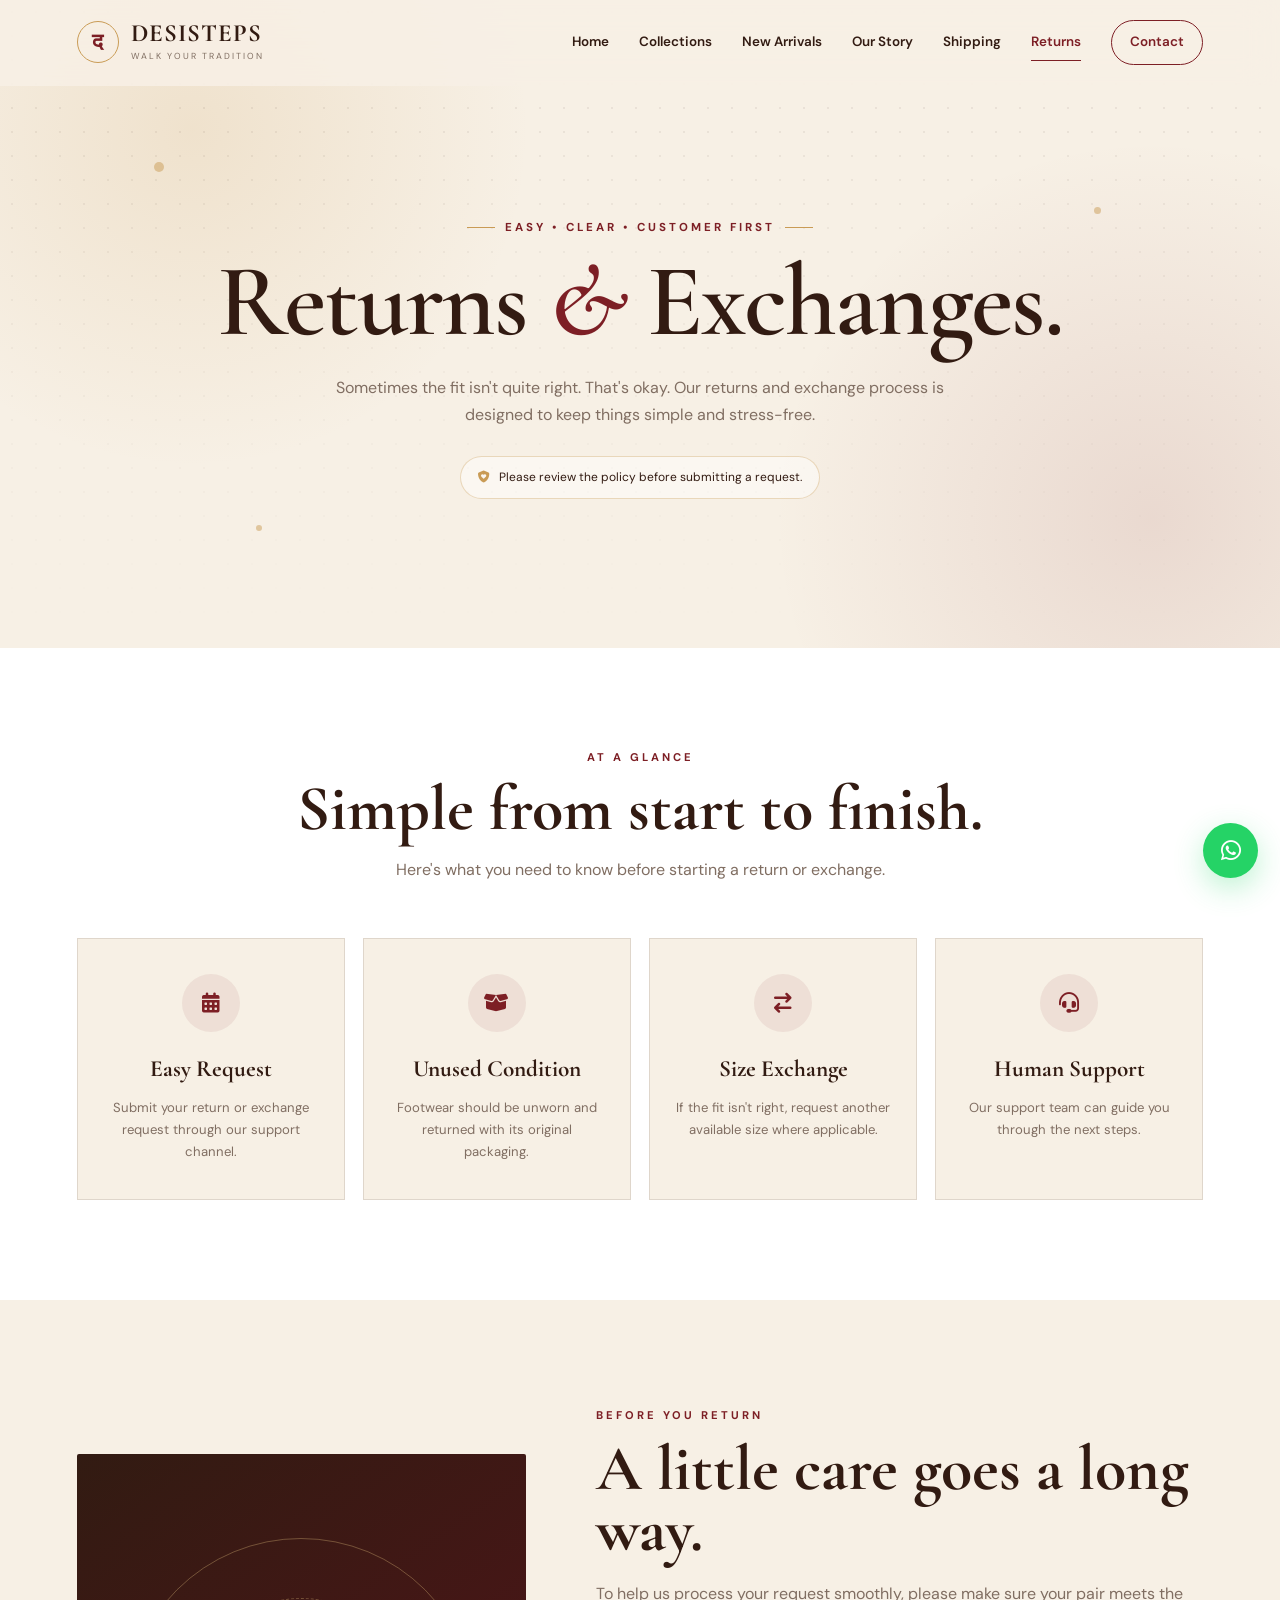
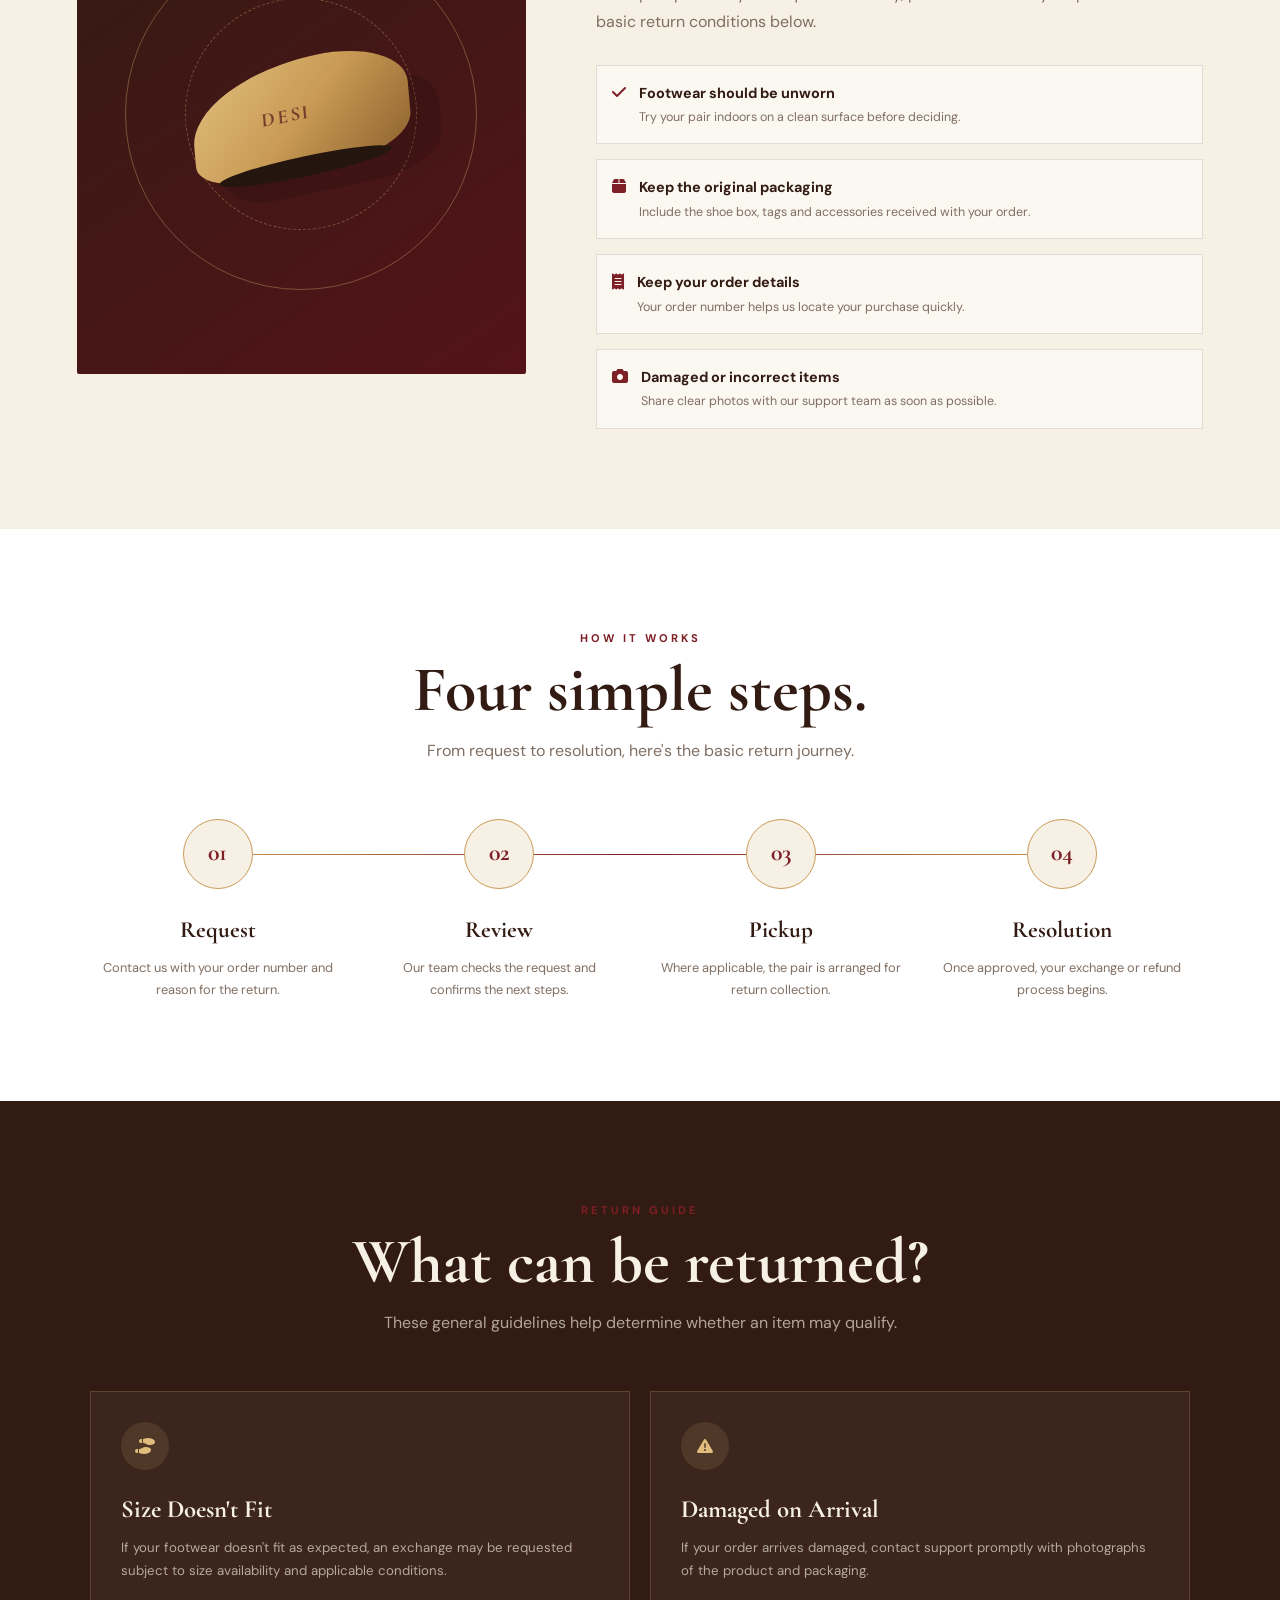
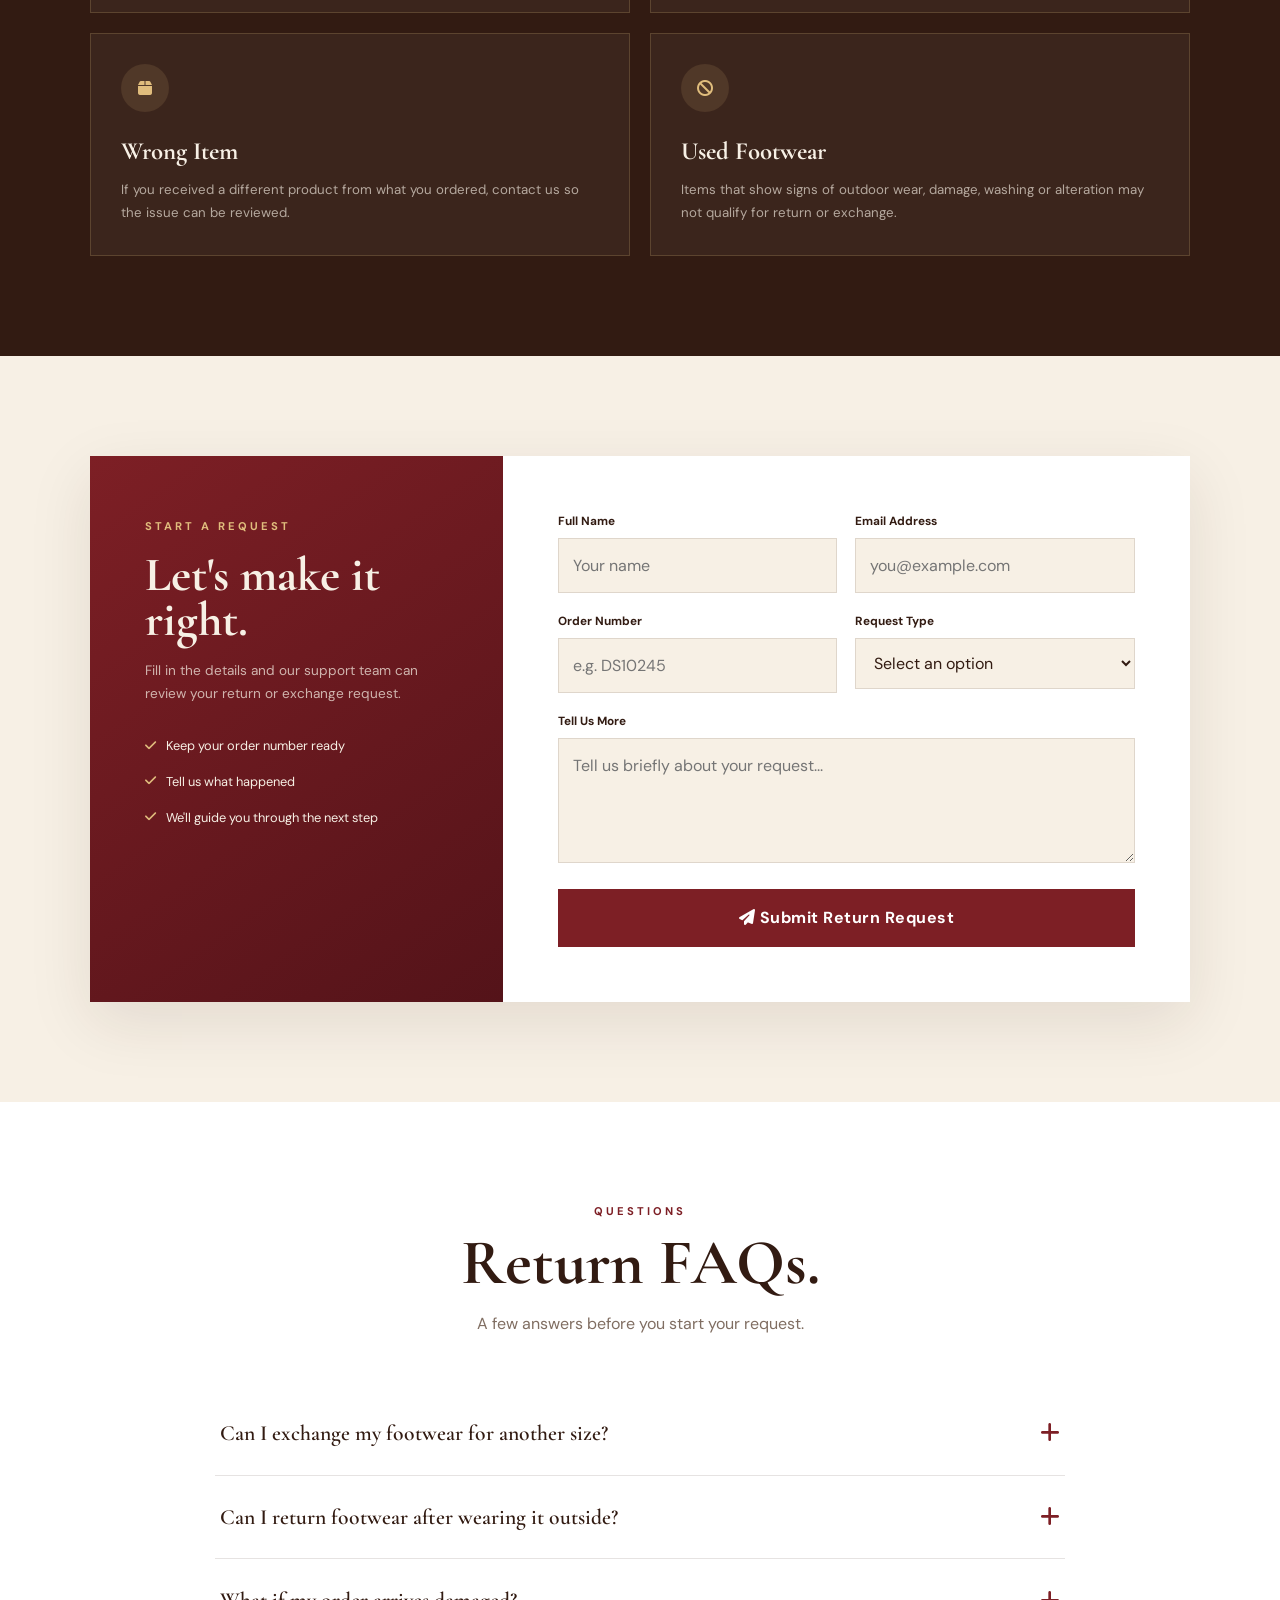
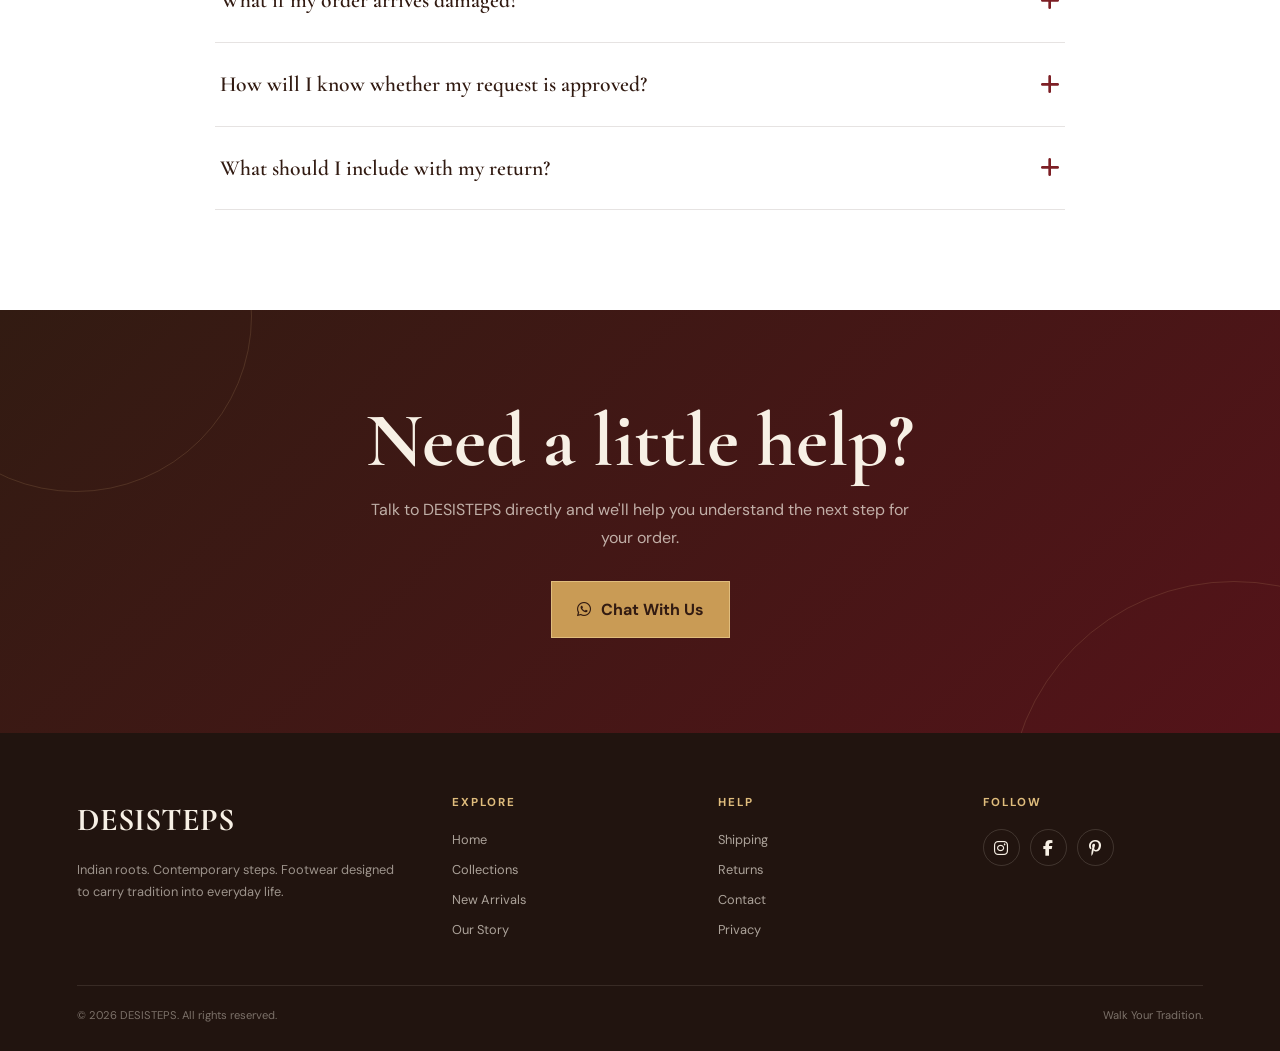
<file: returns.html>
<!DOCTYPE html>
<html lang="en">

<head>
  <meta charset="UTF-8">

  <meta name="viewport" content="width=device-width, initial-scale=1.0">

  <meta name="description"
    content="DESISTEPS Returns & Exchange Policy — Simple, transparent and customer-friendly returns for your footwear.">

  <title>Returns & Exchanges | DESISTEPS</title>

  <!-- Google Fonts -->
  <link rel="preconnect" href="https://fonts.googleapis.com">
  <link rel="preconnect" href="https://fonts.gstatic.com" crossorigin>

  <link
    href="https://fonts.googleapis.com/css2?family=Cormorant+Garamond:wght@400;500;600;700&family=DM+Sans:wght@400;500;600;700&display=swap"
    rel="stylesheet">

  <!-- Font Awesome -->
  <link rel="stylesheet" href="https://cdnjs.cloudflare.com/ajax/libs/font-awesome/6.5.2/css/all.min.css">

  <style>
    /* =========================================================
       DESISTEPS
       RETURNS & EXCHANGES
    ========================================================= */

    :root {
      --cream: #f7f0e5;
      --cream-dark: #eadfce;

      --brown: #321b12;
      --brown-light: #573326;

      --maroon: #7d1f25;
      --maroon-dark: #541319;

      --gold: #c99b55;
      --gold-light: #e0bd7d;

      --black: #16120f;
      --white: #ffffff;

      --text: #2d211b;
      --muted: #806e62;

      --border: rgba(50, 27, 18, 0.12);

      --shadow:
        0 20px 60px rgba(50, 27, 18, 0.10);

      --shadow-small:
        0 10px 30px rgba(50, 27, 18, 0.08);

      --transition: 0.35s ease;
    }


    /* =========================================================
       RESET
    ========================================================= */

    * {
      margin: 0;
      padding: 0;
      box-sizing: border-box;
    }

    html {
      scroll-behavior: smooth;
    }

    body {
      font-family: "DM Sans", sans-serif;
      background: var(--cream);
      color: var(--text);
      line-height: 1.7;
      overflow-x: hidden;
    }

    img {
      display: block;
      max-width: 100%;
    }

    button,
    input,
    textarea,
    select {
      font: inherit;
    }

    button {
      cursor: pointer;
    }

    a {
      color: inherit;
      text-decoration: none;
    }

    ul {
      list-style: none;
    }


    /* =========================================================
       PRELOADER
    ========================================================= */

    .preloader {
      position: fixed;
      inset: 0;
      z-index: 9999;

      display: flex;
      align-items: center;
      justify-content: center;

      background: var(--brown);

      transition:
        opacity 0.7s ease,
        visibility 0.7s ease;
    }

    .preloader.hide {
      opacity: 0;
      visibility: hidden;
      pointer-events: none;
    }

    .loader-content {
      text-align: center;
      color: var(--cream);
    }

    .loader-logo {
      width: 65px;
      height: 65px;

      display: flex;
      align-items: center;
      justify-content: center;

      margin: auto;

      border: 1px solid var(--gold);
      border-radius: 50%;

      color: var(--gold-light);

      font-family: "Cormorant Garamond", serif;
      font-size: 2rem;
      font-weight: 700;

      animation: loaderPulse 1.5s infinite;
    }

    .loader-content p {
      margin-top: 18px;

      font-size: 0.72rem;
      letter-spacing: 4px;
      text-transform: uppercase;
    }

    @keyframes loaderPulse {

      0%,
      100% {
        transform: scale(1);
        box-shadow: 0 0 0 rgba(201, 155, 85, 0);
      }

      50% {
        transform: scale(1.08);
        box-shadow: 0 0 35px rgba(201, 155, 85, 0.25);
      }
    }


    /* =========================================================
       NAVBAR
    ========================================================= */

    .navbar {
      position: fixed;
      top: 0;
      left: 0;
      width: 100%;

      z-index: 1000;

      padding: 20px 6%;

      display: flex;
      align-items: center;
      justify-content: space-between;

      background: rgba(247, 240, 229, 0.88);

      backdrop-filter: blur(18px);
      -webkit-backdrop-filter: blur(18px);

      border-bottom: 1px solid transparent;

      transition: var(--transition);
    }

    .navbar.scrolled {
      padding-top: 13px;
      padding-bottom: 13px;

      border-bottom-color: var(--border);

      box-shadow: 0 8px 30px rgba(50, 27, 18, 0.07);
    }

    .brand {
      display: flex;
      align-items: center;
      gap: 12px;

      color: var(--brown);
    }

    .brand-symbol {
      width: 42px;
      height: 42px;

      display: flex;
      align-items: center;
      justify-content: center;

      border: 1px solid var(--gold);
      border-radius: 50%;

      color: var(--maroon);

      font-family: "Cormorant Garamond", serif;
      font-size: 1.35rem;
      font-weight: 700;

      transition: var(--transition);
    }

    .brand:hover .brand-symbol {
      transform: rotate(-10deg) scale(1.06);
      background: var(--maroon);
      color: var(--cream);
    }

    .brand-text strong {
      display: block;

      font-family: "Cormorant Garamond", serif;
      font-size: 1.55rem;
      line-height: 1;

      letter-spacing: 1px;
    }

    .brand-text span {
      display: block;

      margin-top: 3px;

      color: var(--muted);

      font-size: 0.55rem;
      letter-spacing: 2px;
      text-transform: uppercase;
    }

    .nav-links {
      display: flex;
      align-items: center;
      gap: 30px;
    }

    .nav-links a {
      position: relative;

      color: var(--brown);

      font-size: 0.84rem;
      font-weight: 600;
    }

    .nav-links a::after {
      content: "";

      position: absolute;
      left: 0;
      bottom: -7px;

      width: 0;
      height: 1px;

      background: var(--maroon);

      transition: width 0.3s ease;
    }

    .nav-links a:hover::after,
    .nav-links a.active::after {
      width: 100%;
    }

    .nav-links a.active {
      color: var(--maroon);
    }

    .nav-cta {
      padding: 10px 18px;

      border: 1px solid var(--maroon);
      border-radius: 50px;

      color: var(--maroon) !important;

      transition: var(--transition);
    }

    .nav-cta:hover {
      background: var(--maroon);
      color: var(--white) !important;
    }

    .nav-cta::after {
      display: none;
    }

    .menu-btn {
      display: none;

      width: 44px;
      height: 44px;

      border: 1px solid var(--border);
      border-radius: 50%;

      background: transparent;
      color: var(--brown);

      font-size: 1.1rem;
    }


    /* =========================================================
       HERO
    ========================================================= */

    .hero {
      min-height: 72vh;

      position: relative;

      display: flex;
      align-items: center;
      justify-content: center;

      padding: 150px 6% 90px;

      overflow: hidden;

      background:
        radial-gradient(circle at 15% 20%,
          rgba(201, 155, 85, 0.17),
          transparent 28%),
        radial-gradient(circle at 90% 80%,
          rgba(125, 31, 37, 0.11),
          transparent 30%),
        var(--cream);
    }

    .hero-pattern {
      position: absolute;
      inset: 0;

      opacity: 0.08;

      background-image:
        radial-gradient(var(--brown) 1px, transparent 1px);

      background-size: 24px 24px;

      mask-image: linear-gradient(to bottom,
          black,
          transparent);
    }

    .hero-content {
      position: relative;
      z-index: 2;

      max-width: 850px;

      text-align: center;
    }

    .eyebrow {
      display: inline-flex;
      align-items: center;
      gap: 10px;

      margin-bottom: 18px;

      color: var(--maroon);

      font-size: 0.72rem;
      font-weight: 700;
      letter-spacing: 3px;
      text-transform: uppercase;
    }

    .eyebrow::before,
    .eyebrow::after {
      content: "";

      width: 28px;
      height: 1px;

      background: var(--gold);
    }

    .hero h1 {
      font-family: "Cormorant Garamond", serif;

      font-size: clamp(3.3rem, 8vw, 7rem);

      line-height: 0.88;

      color: var(--brown);

      font-weight: 600;

      letter-spacing: -2px;
    }

    .hero h1 span {
      color: var(--maroon);
      font-style: italic;
    }

    .hero-description {
      max-width: 620px;

      margin: 28px auto 0;

      color: var(--muted);

      font-size: 1rem;
    }

    .hero-note {
      display: inline-flex;
      align-items: center;
      gap: 9px;

      margin-top: 28px;

      padding: 10px 17px;

      border: 1px solid rgba(201, 155, 85, 0.35);
      border-radius: 50px;

      background: rgba(255, 255, 255, 0.45);

      color: var(--brown);

      font-size: 0.75rem;
    }

    .hero-note i {
      color: var(--gold);
    }

    .floating-dot {
      position: absolute;

      width: 10px;
      height: 10px;

      border-radius: 50%;

      background: var(--gold);

      opacity: 0.5;

      animation: floatDot 5s ease-in-out infinite;
    }

    .dot-one {
      top: 25%;
      left: 12%;
    }

    .dot-two {
      right: 14%;
      top: 32%;

      width: 7px;
      height: 7px;

      animation-delay: 1s;
    }

    .dot-three {
      left: 20%;
      bottom: 18%;

      width: 6px;
      height: 6px;

      animation-delay: 2s;
    }

    @keyframes floatDot {

      0%,
      100% {
        transform: translateY(0);
      }

      50% {
        transform: translateY(-20px);
      }
    }


    /* =========================================================
       COMMON
    ========================================================= */

    section {
      padding: 100px 6%;
    }

    .section-heading {
      max-width: 700px;

      margin: 0 auto 55px;

      text-align: center;
    }

    .section-heading .mini {
      display: block;

      margin-bottom: 10px;

      color: var(--maroon);

      font-size: 0.7rem;
      font-weight: 700;

      letter-spacing: 3px;
      text-transform: uppercase;
    }

    .section-heading h2 {
      font-family: "Cormorant Garamond", serif;

      color: var(--brown);

      font-size: clamp(2.4rem, 5vw, 4rem);

      line-height: 1;
    }

    .section-heading p {
      margin-top: 15px;

      color: var(--muted);
    }


    /* =========================================================
       RETURN HIGHLIGHTS
    ========================================================= */

    .highlights {
      background: var(--white);
    }

    .highlight-grid {
      max-width: 1200px;

      margin: auto;

      display: grid;

      grid-template-columns: repeat(4, 1fr);

      gap: 18px;
    }

    .highlight-card {
      position: relative;

      padding: 35px 25px;

      border: 1px solid var(--border);

      background: var(--cream);

      text-align: center;

      overflow: hidden;

      transition:
        transform 0.4s ease,
        box-shadow 0.4s ease;
    }

    .highlight-card::before {
      content: "";

      position: absolute;

      left: 0;
      top: 0;

      width: 100%;
      height: 3px;

      background:
        linear-gradient(90deg,
          var(--maroon),
          var(--gold));

      transform: scaleX(0);

      transform-origin: left;

      transition: transform 0.4s ease;
    }

    .highlight-card:hover {
      transform: translateY(-8px);

      box-shadow: var(--shadow-small);
    }

    .highlight-card:hover::before {
      transform: scaleX(1);
    }

    .highlight-icon {
      width: 58px;
      height: 58px;

      display: flex;
      align-items: center;
      justify-content: center;

      margin: 0 auto 18px;

      border-radius: 50%;

      background: rgba(125, 31, 37, 0.08);

      color: var(--maroon);

      font-size: 1.25rem;

      transition: var(--transition);
    }

    .highlight-card:hover .highlight-icon {
      background: var(--maroon);
      color: var(--white);

      transform: rotateY(180deg);
    }

    .highlight-card h3 {
      margin-bottom: 7px;

      color: var(--brown);

      font-family: "Cormorant Garamond", serif;
      font-size: 1.45rem;
    }

    .highlight-card p {
      color: var(--muted);

      font-size: 0.82rem;
    }


    /* =========================================================
       POLICY
    ========================================================= */

    .policy {
      background: var(--cream);
    }

    .policy-layout {
      max-width: 1200px;

      margin: auto;

      display: grid;

      grid-template-columns: 0.85fr 1.15fr;

      gap: 70px;

      align-items: center;
    }

    .policy-art {
      position: relative;

      min-height: 520px;

      display: flex;
      align-items: center;
      justify-content: center;

      overflow: hidden;

      border-radius: 2px;

      background:
        linear-gradient(145deg,
          var(--brown),
          var(--maroon-dark));
    }

    .policy-art::before {
      content: "";

      position: absolute;

      width: 350px;
      height: 350px;

      border: 1px solid rgba(224, 189, 125, 0.35);

      border-radius: 50%;

      animation: rotateCircle 18s linear infinite;
    }

    .policy-art::after {
      content: "";

      position: absolute;

      width: 230px;
      height: 230px;

      border: 1px dashed rgba(224, 189, 125, 0.35);

      border-radius: 50%;

      animation: rotateCircleReverse 12s linear infinite;
    }

    @keyframes rotateCircle {
      from {
        transform: rotate(0deg);
      }

      to {
        transform: rotate(360deg);
      }
    }

    @keyframes rotateCircleReverse {
      from {
        transform: rotate(360deg);
      }

      to {
        transform: rotate(0deg);
      }
    }

    .policy-shoe {
      position: relative;
      z-index: 3;

      width: 220px;
      height: 110px;

      border-radius: 65% 45% 35% 25%;

      background:
        linear-gradient(135deg,
          var(--gold-light),
          var(--gold),
          #8e632f);

      transform:
        rotate(-12deg) skewX(-7deg);

      box-shadow:
        30px 25px 0 rgba(0, 0, 0, 0.13);

      animation: shoeFloat 4s ease-in-out infinite;
    }

    .policy-shoe::before {
      content: "";

      position: absolute;

      width: 80%;
      height: 20px;

      left: 10%;
      bottom: -7px;

      border-radius: 50%;

      background: #24150e;
    }

    .policy-shoe::after {
      content: "DESI";

      position: absolute;

      top: 38px;
      left: 70px;

      color: rgba(84, 19, 25, 0.7);

      font-family: "Cormorant Garamond", serif;

      font-size: 1.2rem;
      font-weight: 700;

      letter-spacing: 2px;
    }

    @keyframes shoeFloat {

      0%,
      100% {
        transform:
          translateY(0) rotate(-12deg) skewX(-7deg);
      }

      50% {
        transform:
          translateY(-15px) rotate(-9deg) skewX(-7deg);
      }
    }

    .policy-copy .mini {
      color: var(--maroon);

      font-size: 0.7rem;
      font-weight: 700;

      letter-spacing: 3px;
      text-transform: uppercase;
    }

    .policy-copy h2 {
      margin: 12px 0 20px;

      font-family: "Cormorant Garamond", serif;

      color: var(--brown);

      font-size: clamp(2.5rem, 5vw, 4rem);

      line-height: 0.95;
    }

    .policy-copy>p {
      color: var(--muted);

      margin-bottom: 30px;
    }

    .rule-list {
      display: grid;

      gap: 15px;
    }

    .rule {
      display: flex;
      align-items: flex-start;
      gap: 13px;

      padding: 15px;

      border: 1px solid var(--border);

      background: rgba(255, 255, 255, 0.45);
    }

    .rule i {
      margin-top: 3px;

      color: var(--maroon);
    }

    .rule strong {
      display: block;

      color: var(--brown);

      font-size: 0.9rem;
    }

    .rule span {
      display: block;

      margin-top: 2px;

      color: var(--muted);

      font-size: 0.78rem;
    }


    /* =========================================================
       PROCESS
    ========================================================= */

    .process {
      background: var(--white);
    }

    .process-grid {
      max-width: 1150px;

      margin: auto;

      display: grid;

      grid-template-columns: repeat(4, 1fr);

      position: relative;
    }

    .process-line {
      position: absolute;

      top: 35px;
      left: 12%;
      right: 12%;

      height: 1px;

      background:
        linear-gradient(90deg,
          var(--gold),
          var(--maroon),
          var(--gold));
    }

    .process-step {
      position: relative;
      z-index: 2;

      padding: 0 18px;

      text-align: center;
    }

    .process-number {
      width: 70px;
      height: 70px;

      display: flex;
      align-items: center;
      justify-content: center;

      margin: 0 auto 22px;

      border: 1px solid var(--gold);

      border-radius: 50%;

      background: var(--cream);

      color: var(--maroon);

      font-family: "Cormorant Garamond", serif;
      font-size: 1.5rem;
      font-weight: 700;

      transition: var(--transition);
    }

    .process-step:hover .process-number {
      background: var(--maroon);
      color: var(--white);

      transform: translateY(-7px) rotate(8deg);
    }

    .process-step h3 {
      margin-bottom: 7px;

      font-family: "Cormorant Garamond", serif;

      color: var(--brown);

      font-size: 1.45rem;
    }

    .process-step p {
      color: var(--muted);

      font-size: 0.8rem;
    }


    /* =========================================================
       ELIGIBILITY
    ========================================================= */

    .eligibility {
      background: var(--brown);

      color: var(--cream);
    }

    .eligibility .section-heading h2 {
      color: var(--cream);
    }

    .eligibility .section-heading p {
      color: rgba(247, 240, 229, 0.65);
    }

    .eligibility-grid {
      max-width: 1100px;

      margin: auto;

      display: grid;

      grid-template-columns: repeat(2, 1fr);

      gap: 20px;
    }

    .eligibility-card {
      padding: 30px;

      border: 1px solid rgba(224, 189, 125, 0.2);

      background: rgba(255, 255, 255, 0.045);

      transition: var(--transition);
    }

    .eligibility-card:hover {
      transform: translateY(-7px);

      border-color: rgba(224, 189, 125, 0.55);

      background: rgba(255, 255, 255, 0.075);
    }

    .eligibility-icon {
      width: 48px;
      height: 48px;

      display: flex;
      align-items: center;
      justify-content: center;

      margin-bottom: 18px;

      border-radius: 50%;

      background: rgba(224, 189, 125, 0.12);

      color: var(--gold-light);
    }

    .eligibility-card h3 {
      margin-bottom: 7px;

      font-family: "Cormorant Garamond", serif;

      color: var(--cream);

      font-size: 1.55rem;
    }

    .eligibility-card p {
      color: rgba(247, 240, 229, 0.65);

      font-size: 0.83rem;
    }


    /* =========================================================
       RETURN REQUEST
    ========================================================= */

    .request {
      background: var(--cream);
    }

    .request-box {
      max-width: 1100px;

      margin: auto;

      display: grid;

      grid-template-columns: 0.75fr 1.25fr;

      box-shadow: var(--shadow);
    }

    .request-intro {
      padding: 55px;

      background:
        linear-gradient(145deg,
          var(--maroon),
          var(--maroon-dark));

      color: var(--cream);
    }

    .request-intro .mini {
      color: var(--gold-light);

      font-size: 0.7rem;
      font-weight: 700;

      letter-spacing: 3px;
      text-transform: uppercase;
    }

    .request-intro h2 {
      margin: 15px 0;

      font-family: "Cormorant Garamond", serif;

      font-size: 3rem;

      line-height: 0.95;
    }

    .request-intro p {
      color: rgba(247, 240, 229, 0.72);

      font-size: 0.85rem;
    }

    .request-points {
      margin-top: 30px;

      display: grid;

      gap: 14px;
    }

    .request-point {
      display: flex;
      align-items: center;
      gap: 10px;

      font-size: 0.8rem;
    }

    .request-point i {
      color: var(--gold-light);
    }

    .request-form {
      padding: 55px;

      background: var(--white);
    }

    .form-row {
      display: grid;

      grid-template-columns: repeat(2, 1fr);

      gap: 18px;
    }

    .form-group {
      margin-bottom: 18px;
    }

    .form-group.full {
      grid-column: 1 / -1;
    }

    .form-group label {
      display: block;

      margin-bottom: 7px;

      color: var(--brown);

      font-size: 0.74rem;
      font-weight: 700;
    }

    .form-group input,
    .form-group select,
    .form-group textarea {
      width: 100%;

      border: 1px solid var(--border);

      border-radius: 0;

      outline: none;

      padding: 13px 14px;

      background: var(--cream);

      color: var(--brown);

      transition: var(--transition);
    }

    .form-group textarea {
      min-height: 125px;

      resize: vertical;
    }

    .form-group input:focus,
    .form-group select:focus,
    .form-group textarea:focus {
      border-color: var(--gold);

      box-shadow:
        0 0 0 3px rgba(201, 155, 85, 0.1);
    }

    .submit-btn {
      width: 100%;

      padding: 15px 25px;

      border: none;

      background: var(--maroon);

      color: var(--white);

      font-weight: 700;

      letter-spacing: 0.5px;

      transition: var(--transition);
    }

    .submit-btn:hover {
      background: var(--brown);

      transform: translateY(-2px);

      box-shadow: 0 10px 25px rgba(125, 31, 37, 0.2);
    }

    .form-message {
      display: none;

      margin-top: 15px;

      padding: 12px 15px;

      background: #edf7ee;

      color: #24622c;

      font-size: 0.8rem;
    }

    .form-message.show {
      display: block;

      animation: fadeUp 0.4s ease;
    }


    /* =========================================================
       FAQ
    ========================================================= */

    .faq {
      background: var(--white);
    }

    .faq-container {
      max-width: 850px;

      margin: auto;
    }

    .faq-item {
      border-bottom: 1px solid var(--border);
    }

    .faq-question {
      width: 100%;

      display: flex;
      align-items: center;
      justify-content: space-between;

      padding: 23px 5px;

      border: none;

      background: transparent;

      color: var(--brown);

      text-align: left;

      font-family: "Cormorant Garamond", serif;
      font-size: 1.35rem;
      font-weight: 600;
    }

    .faq-question i {
      color: var(--maroon);

      transition: transform 0.3s ease;
    }

    .faq-item.open .faq-question i {
      transform: rotate(45deg);
    }

    .faq-answer {
      max-height: 0;

      overflow: hidden;

      transition:
        max-height 0.45s ease,
        padding 0.45s ease;
    }

    .faq-answer p {
      padding: 0 5px 22px;

      color: var(--muted);

      font-size: 0.85rem;
    }

    .faq-item.open .faq-answer {
      max-height: 250px;
    }


    /* =========================================================
       CTA
    ========================================================= */

    .cta {
      position: relative;

      padding: 95px 6%;

      overflow: hidden;

      background:
        linear-gradient(135deg,
          var(--brown),
          var(--maroon-dark));

      text-align: center;

      color: var(--cream);
    }

    .cta::before,
    .cta::after {
      content: "";

      position: absolute;

      border: 1px solid rgba(224, 189, 125, 0.15);

      border-radius: 50%;
    }

    .cta::before {
      width: 350px;
      height: 350px;

      left: -100px;
      top: -170px;
    }

    .cta::after {
      width: 450px;
      height: 450px;

      right: -180px;
      bottom: -300px;
    }

    .cta-content {
      position: relative;
      z-index: 2;

      max-width: 750px;

      margin: auto;
    }

    .cta h2 {
      font-family: "Cormorant Garamond", serif;

      font-size: clamp(2.5rem, 6vw, 4.8rem);

      line-height: 0.95;
    }

    .cta p {
      max-width: 570px;

      margin: 18px auto 30px;

      color: rgba(247, 240, 229, 0.7);
    }

    .cta-btn {
      display: inline-flex;
      align-items: center;
      gap: 10px;

      padding: 14px 25px;

      border: 1px solid var(--gold-light);

      background: var(--gold);

      color: var(--brown);

      font-weight: 700;

      transition: var(--transition);
    }

    .cta-btn:hover {
      background: var(--gold-light);

      transform: translateY(-4px);

      box-shadow: 0 15px 30px rgba(0, 0, 0, 0.2);
    }


    /* =========================================================
       FOOTER
    ========================================================= */

    footer {
      padding: 60px 6% 25px;

      background: #21140f;

      color: var(--cream);
    }

    .footer-grid {
      max-width: 1200px;

      margin: auto;

      display: grid;

      grid-template-columns: 1.5fr 1fr 1fr 1fr;

      gap: 45px;
    }

    .footer-brand h2 {
      font-family: "Cormorant Garamond", serif;

      font-size: 2rem;
    }

    .footer-brand p {
      max-width: 320px;

      margin-top: 12px;

      color: rgba(247, 240, 229, 0.58);

      font-size: 0.8rem;
    }

    .footer-heading {
      margin-bottom: 17px;

      color: var(--gold-light);

      font-size: 0.72rem;
      font-weight: 700;

      letter-spacing: 2px;
      text-transform: uppercase;
    }

    .footer-links {
      display: grid;

      gap: 8px;
    }

    .footer-links a {
      color: rgba(247, 240, 229, 0.65);

      font-size: 0.8rem;

      transition: var(--transition);
    }

    .footer-links a:hover {
      color: var(--gold-light);

      transform: translateX(4px);
    }

    .socials {
      display: flex;

      gap: 10px;
    }

    .socials a {
      width: 37px;
      height: 37px;

      display: flex;
      align-items: center;
      justify-content: center;

      border: 1px solid rgba(247, 240, 229, 0.15);

      border-radius: 50%;

      color: var(--cream);

      transition: var(--transition);
    }

    .socials a:hover {
      background: var(--maroon);

      border-color: var(--maroon);

      transform: translateY(-4px);
    }

    .footer-bottom {
      max-width: 1200px;

      margin: 45px auto 0;
      padding-top: 20px;

      border-top: 1px solid rgba(247, 240, 229, 0.1);

      display: flex;
      justify-content: space-between;

      color: rgba(247, 240, 229, 0.42);

      font-size: 0.7rem;
    }


    /* =========================================================
       FLOATING WHATSAPP
    ========================================================= */

    .whatsapp-float {
      position: fixed;

      right: 22px;
      bottom: 22px;

      z-index: 900;

      width: 55px;
      height: 55px;

      display: flex;
      align-items: center;
      justify-content: center;

      border-radius: 50%;

      background: #25d366;

      color: white;

      font-size: 1.45rem;

      box-shadow:
        0 10px 30px rgba(37, 211, 102, 0.3);

      transition: var(--transition);

      animation: whatsappPulse 2.5s infinite;
    }

    .whatsapp-float:hover {
      transform: translateY(-5px) scale(1.06);
    }

    @keyframes whatsappPulse {

      0% {
        box-shadow:
          0 0 0 0 rgba(37, 211, 102, 0.35);
      }

      70% {
        box-shadow:
          0 0 0 15px rgba(37, 211, 102, 0);
      }

      100% {
        box-shadow:
          0 0 0 0 rgba(37, 211, 102, 0);
      }
    }


    /* =========================================================
       SCROLL REVEAL
    ========================================================= */

    .reveal {
      opacity: 0;

      transform: translateY(35px);

      transition:
        opacity 0.8s ease,
        transform 0.8s ease;
    }

    .reveal.active {
      opacity: 1;

      transform: translateY(0);
    }

    @keyframes fadeUp {

      from {
        opacity: 0;
        transform: translateY(12px);
      }

      to {
        opacity: 1;
        transform: translateY(0);
      }
    }


    /* =========================================================
       RESPONSIVE
    ========================================================= */

    @media (max-width: 1100px) {

      .nav-links {
        gap: 18px;
      }

      .highlight-grid {
        grid-template-columns: repeat(2, 1fr);
      }

      .policy-layout {
        gap: 45px;
      }

      .footer-grid {
        grid-template-columns: repeat(2, 1fr);
      }
    }


    @media (max-width: 900px) {

      .navbar {
        padding-left: 5%;
        padding-right: 5%;
      }

      .menu-btn {
        display: flex;
        align-items: center;
        justify-content: center;
      }

      .nav-links {
        position: absolute;

        top: calc(100% + 8px);
        left: 5%;
        right: 5%;

        padding: 25px;

        display: flex;
        flex-direction: column;
        align-items: stretch;

        gap: 0;

        border: 1px solid var(--border);

        background: rgba(247, 240, 229, 0.98);

        box-shadow: var(--shadow);

        opacity: 0;
        visibility: hidden;

        transform: translateY(-10px);

        transition: var(--transition);
      }

      .nav-links.open {
        opacity: 1;
        visibility: visible;

        transform: translateY(0);
      }

      .nav-links a {
        padding: 13px 5px;

        border-bottom: 1px solid var(--border);
      }

      .nav-links a:last-child {
        border-bottom: none;
      }

      .nav-cta {
        margin-top: 10px;

        text-align: center;
      }

      .policy-layout {
        grid-template-columns: 1fr;
      }

      .policy-art {
        min-height: 400px;
      }

      .process-grid {
        grid-template-columns: repeat(2, 1fr);

        row-gap: 50px;
      }

      .process-line {
        display: none;
      }

      .request-box {
        grid-template-columns: 1fr;
      }
    }


    @media (max-width: 650px) {

      section {
        padding: 75px 5%;
      }

      .hero {
        min-height: 70vh;

        padding-left: 5%;
        padding-right: 5%;
      }

      .hero h1 {
        letter-spacing: -1px;
      }

      .hero-description {
        font-size: 0.9rem;
      }

      .highlight-grid {
        grid-template-columns: 1fr;
      }

      .eligibility-grid {
        grid-template-columns: 1fr;
      }

      .policy-art {
        min-height: 330px;
      }

      .policy-shoe {
        width: 175px;
        height: 90px;
      }

      .policy-shoe::after {
        top: 31px;
        left: 55px;

        font-size: 1rem;
      }

      .process-grid {
        grid-template-columns: 1fr;
      }

      .request-intro,
      .request-form {
        padding: 35px 25px;
      }

      .form-row {
        grid-template-columns: 1fr;
      }

      .form-group.full {
        grid-column: auto;
      }

      .footer-grid {
        grid-template-columns: 1fr;

        gap: 30px;
      }

      .footer-bottom {
        flex-direction: column;

        gap: 8px;
      }

      .whatsapp-float {
        right: 16px;
        bottom: 16px;

        width: 50px;
        height: 50px;
      }
    }


    @media (max-width: 430px) {

      .brand-text strong {
        font-size: 1.3rem;
      }

      .brand-symbol {
        width: 37px;
        height: 37px;
      }

      .hero {
        padding-top: 130px;
      }

      .hero h1 {
        font-size: 3.1rem;
      }

      .hero-note {
        font-size: 0.68rem;
      }

      .section-heading {
        margin-bottom: 40px;
      }

      .section-heading h2 {
        font-size: 2.5rem;
      }

      .policy-art {
        min-height: 280px;
      }

      .policy-art::before {
        width: 250px;
        height: 250px;
      }

      .policy-art::after {
        width: 170px;
        height: 170px;
      }

      .policy-copy h2 {
        font-size: 2.7rem;
      }

      .faq-question {
        font-size: 1.15rem;
      }

      .cta {
        padding: 75px 5%;
      }
    }
  </style>
</head>


<body>


  <!-- =======================================================
       PRELOADER
  ======================================================== -->

  <div class="preloader" id="preloader">

    <div class="loader-content">

      <div class="loader-logo">द</div>

      <p>DESISTEPS</p>

    </div>

  </div>



  <!-- =======================================================
       NAVBAR
  ======================================================== -->

  <header class="navbar" id="navbar">

    <a href="index.html" class="brand">

      <div class="brand-symbol">द</div>

      <div class="brand-text">

        <strong>DESISTEPS</strong>

        <span>Walk Your Tradition</span>

      </div>

    </a>


    <nav class="nav-links" id="navLinks">

      <a href="index.html">Home</a>

      <a href="collection.html">Collections</a>

      <a href="new-arrivals.html">New Arrivals</a>

      <a href="our-story.html">Our Story</a>

      <a href="shipping.html">Shipping</a>

      <a href="returns.html" class="active">Returns</a>

      <a href="contact.html" class="nav-cta">
        Contact
      </a>

    </nav>


    <button class="menu-btn" id="menuBtn" aria-label="Open navigation menu" aria-expanded="false">

      <i class="fa-solid fa-bars"></i>

    </button>

  </header>



  <!-- =======================================================
       HERO
  ======================================================== -->

  <main>

    <section class="hero">

      <div class="hero-pattern"></div>

      <div class="floating-dot dot-one"></div>
      <div class="floating-dot dot-two"></div>
      <div class="floating-dot dot-three"></div>


      <div class="hero-content reveal">

        <div class="eyebrow">
          Easy • Clear • Customer First
        </div>

        <h1>
          Returns
          <span>&</span>
          Exchanges.
        </h1>

        <p class="hero-description">
          Sometimes the fit isn't quite right.
          That's okay. Our returns and exchange process
          is designed to keep things simple and stress-free.
        </p>

        <div class="hero-note">

          <i class="fa-solid fa-shield-heart"></i>

          Please review the policy before submitting a request.

        </div>

      </div>

    </section>



    <!-- =====================================================
         HIGHLIGHTS
    ====================================================== -->

    <section class="highlights">

      <div class="section-heading reveal">

        <span class="mini">
          At A Glance
        </span>

        <h2>
          Simple from start to finish.
        </h2>

        <p>
          Here's what you need to know before starting
          a return or exchange.
        </p>

      </div>


      <div class="highlight-grid">

        <article class="highlight-card reveal">

          <div class="highlight-icon">
            <i class="fa-solid fa-calendar-days"></i>
          </div>

          <h3>Easy Request</h3>

          <p>
            Submit your return or exchange request
            through our support channel.
          </p>

        </article>


        <article class="highlight-card reveal">

          <div class="highlight-icon">
            <i class="fa-solid fa-box-open"></i>
          </div>

          <h3>Unused Condition</h3>

          <p>
            Footwear should be unworn and returned
            with its original packaging.
          </p>

        </article>


        <article class="highlight-card reveal">

          <div class="highlight-icon">
            <i class="fa-solid fa-arrow-right-arrow-left"></i>
          </div>

          <h3>Size Exchange</h3>

          <p>
            If the fit isn't right, request another
            available size where applicable.
          </p>

        </article>


        <article class="highlight-card reveal">

          <div class="highlight-icon">
            <i class="fa-solid fa-headset"></i>
          </div>

          <h3>Human Support</h3>

          <p>
            Our support team can guide you through
            the next steps.
          </p>

        </article>

      </div>

    </section>



    <!-- =====================================================
         POLICY
    ====================================================== -->

    <section class="policy">

      <div class="policy-layout">

        <div class="policy-art reveal">

          <div class="policy-shoe"></div>

        </div>


        <div class="policy-copy reveal">

          <span class="mini">
            Before You Return
          </span>

          <h2>
            A little care
            goes a long way.
          </h2>

          <p>
            To help us process your request smoothly,
            please make sure your pair meets the basic
            return conditions below.
          </p>


          <div class="rule-list">

            <div class="rule">

              <i class="fa-solid fa-check"></i>

              <div>

                <strong>
                  Footwear should be unworn
                </strong>

                <span>
                  Try your pair indoors on a clean surface
                  before deciding.
                </span>

              </div>

            </div>


            <div class="rule">

              <i class="fa-solid fa-box"></i>

              <div>

                <strong>
                  Keep the original packaging
                </strong>

                <span>
                  Include the shoe box, tags and accessories
                  received with your order.
                </span>

              </div>

            </div>


            <div class="rule">

              <i class="fa-solid fa-receipt"></i>

              <div>

                <strong>
                  Keep your order details
                </strong>

                <span>
                  Your order number helps us locate
                  your purchase quickly.
                </span>

              </div>

            </div>


            <div class="rule">

              <i class="fa-solid fa-camera"></i>

              <div>

                <strong>
                  Damaged or incorrect items
                </strong>

                <span>
                  Share clear photos with our support team
                  as soon as possible.
                </span>

              </div>

            </div>

          </div>

        </div>

      </div>

    </section>



    <!-- =====================================================
         PROCESS
    ====================================================== -->

    <section class="process">

      <div class="section-heading reveal">

        <span class="mini">
          How It Works
        </span>

        <h2>
          Four simple steps.
        </h2>

        <p>
          From request to resolution, here's the
          basic return journey.
        </p>

      </div>


      <div class="process-grid">

        <div class="process-line"></div>


        <article class="process-step reveal">

          <div class="process-number">
            01
          </div>

          <h3>Request</h3>

          <p>
            Contact us with your order number
            and reason for the return.
          </p>

        </article>


        <article class="process-step reveal">

          <div class="process-number">
            02
          </div>

          <h3>Review</h3>

          <p>
            Our team checks the request and
            confirms the next steps.
          </p>

        </article>


        <article class="process-step reveal">

          <div class="process-number">
            03
          </div>

          <h3>Pickup</h3>

          <p>
            Where applicable, the pair is arranged
            for return collection.
          </p>

        </article>


        <article class="process-step reveal">

          <div class="process-number">
            04
          </div>

          <h3>Resolution</h3>

          <p>
            Once approved, your exchange or refund
            process begins.
          </p>

        </article>

      </div>

    </section>



    <!-- =====================================================
         ELIGIBILITY
    ====================================================== -->

    <section class="eligibility">

      <div class="section-heading reveal">

        <span class="mini">
          Return Guide
        </span>

        <h2>
          What can be returned?
        </h2>

        <p>
          These general guidelines help determine
          whether an item may qualify.
        </p>

      </div>


      <div class="eligibility-grid">


        <article class="eligibility-card reveal">

          <div class="eligibility-icon">

            <i class="fa-solid fa-shoe-prints"></i>

          </div>

          <h3>
            Size Doesn't Fit
          </h3>

          <p>
            If your footwear doesn't fit as expected,
            an exchange may be requested subject to
            size availability and applicable conditions.
          </p>

        </article>


        <article class="eligibility-card reveal">

          <div class="eligibility-icon">

            <i class="fa-solid fa-triangle-exclamation"></i>

          </div>

          <h3>
            Damaged on Arrival
          </h3>

          <p>
            If your order arrives damaged, contact support
            promptly with photographs of the product and
            packaging.
          </p>

        </article>


        <article class="eligibility-card reveal">

          <div class="eligibility-icon">

            <i class="fa-solid fa-box"></i>

          </div>

          <h3>
            Wrong Item
          </h3>

          <p>
            If you received a different product from what
            you ordered, contact us so the issue can
            be reviewed.
          </p>

        </article>


        <article class="eligibility-card reveal">

          <div class="eligibility-icon">

            <i class="fa-solid fa-ban"></i>

          </div>

          <h3>
            Used Footwear
          </h3>

          <p>
            Items that show signs of outdoor wear,
            damage, washing or alteration may not qualify
            for return or exchange.
          </p>

        </article>


      </div>

    </section>



    <!-- =====================================================
         RETURN REQUEST
    ====================================================== -->

    <section class="request" id="request">

      <div class="request-box">

        <div class="request-intro reveal">

          <span class="mini">
            Start a Request
          </span>

          <h2>
            Let's make it right.
          </h2>

          <p>
            Fill in the details and our support team
            can review your return or exchange request.
          </p>


          <div class="request-points">

            <div class="request-point">

              <i class="fa-solid fa-check"></i>

              <span>
                Keep your order number ready
              </span>

            </div>


            <div class="request-point">

              <i class="fa-solid fa-check"></i>

              <span>
                Tell us what happened
              </span>

            </div>


            <div class="request-point">

              <i class="fa-solid fa-check"></i>

              <span>
                We'll guide you through the next step
              </span>

            </div>

          </div>

        </div>


        <form class="request-form reveal" id="returnForm">

          <div class="form-row">

            <div class="form-group">

              <label for="name">
                Full Name
              </label>

              <input type="text" id="name" name="name" placeholder="Your name" required>

            </div>


            <div class="form-group">

              <label for="email">
                Email Address
              </label>

              <input type="email" id="email" name="email" placeholder="you@example.com" required>

            </div>

          </div>


          <div class="form-row">

            <div class="form-group">

              <label for="order">
                Order Number
              </label>

              <input type="text" id="order" name="order" placeholder="e.g. DS10245" required>

            </div>


            <div class="form-group">

              <label for="reason">
                Request Type
              </label>

              <select id="reason" name="reason" required>

                <option value="">
                  Select an option
                </option>

                <option value="size">
                  Size Exchange
                </option>

                <option value="damaged">
                  Damaged Item
                </option>

                <option value="wrong">
                  Wrong Item
                </option>

                <option value="other">
                  Other Return Request
                </option>

              </select>

            </div>

          </div>


          <div class="form-group full">

            <label for="message">
              Tell Us More
            </label>

            <textarea id="message" name="message" placeholder="Tell us briefly about your request..."
              required></textarea>

          </div>


          <button type="submit" class="submit-btn">

            <i class="fa-solid fa-paper-plane"></i>

            Submit Return Request

          </button>


          <div class="form-message" id="formMessage"></div>

        </form>

      </div>

    </section>



    <!-- =====================================================
         FAQ
    ====================================================== -->

    <section class="faq">

      <div class="section-heading reveal">

        <span class="mini">
          Questions
        </span>

        <h2>
          Return FAQs.
        </h2>

        <p>
          A few answers before you start your request.
        </p>

      </div>


      <div class="faq-container">


        <div class="faq-item reveal">

          <button class="faq-question">

            <span>
              Can I exchange my footwear for another size?
            </span>

            <i class="fa-solid fa-plus"></i>

          </button>

          <div class="faq-answer">

            <p>
              Size exchanges may be available depending
              on stock and the condition of the returned
              product. Contact our support team with your
              order number to check availability.
            </p>

          </div>

        </div>


        <div class="faq-item reveal">

          <button class="faq-question">

            <span>
              Can I return footwear after wearing it outside?
            </span>

            <i class="fa-solid fa-plus"></i>

          </button>

          <div class="faq-answer">

            <p>
              Returns generally require the footwear to be
              unworn and in resalable condition. Products
              showing outdoor wear may not qualify.
            </p>

          </div>

        </div>


        <div class="faq-item reveal">

          <button class="faq-question">

            <span>
              What if my order arrives damaged?
            </span>

            <i class="fa-solid fa-plus"></i>

          </button>

          <div class="faq-answer">

            <p>
              Please contact us promptly and share clear
              photographs of the footwear, packaging and
              shipping label so the issue can be reviewed.
            </p>

          </div>

        </div>


        <div class="faq-item reveal">

          <button class="faq-question">

            <span>
              How will I know whether my request is approved?
            </span>

            <i class="fa-solid fa-plus"></i>

          </button>

          <div class="faq-answer">

            <p>
              Our support team will review the request and
              communicate the next steps using the contact
              details provided with your order.
            </p>

          </div>

        </div>


        <div class="faq-item reveal">

          <button class="faq-question">

            <span>
              What should I include with my return?
            </span>

            <i class="fa-solid fa-plus"></i>

          </button>

          <div class="faq-answer">

            <p>
              Whenever applicable, include the original
              footwear box, tags and accessories supplied
              with the order.
            </p>

          </div>

        </div>


      </div>

    </section>



    <!-- =====================================================
         CTA
    ====================================================== -->

    <section class="cta">

      <div class="cta-content reveal">

        <h2>
          Need a little help?
        </h2>

        <p>
          Talk to DESISTEPS directly and we'll help you
          understand the next step for your order.
        </p>

        <a href="https://wa.me/919999999999" target="_blank" rel="noopener" class="cta-btn">

          <i class="fa-brands fa-whatsapp"></i>

          Chat With Us

        </a>

      </div>

    </section>

  </main>



  <!-- =======================================================
       FOOTER
  ======================================================== -->

  <footer>

    <div class="footer-grid">


      <div class="footer-brand">

        <h2>DESISTEPS</h2>

        <p>
          Indian roots. Contemporary steps.
          Footwear designed to carry tradition
          into everyday life.
        </p>

      </div>


      <div>

        <div class="footer-heading">
          Explore
        </div>

        <div class="footer-links">

          <a href="index.html">
            Home
          </a>

          <a href="collection.html">
            Collections
          </a>

          <a href="new-arrivals.html">
            New Arrivals
          </a>

          <a href="our-story.html">
            Our Story
          </a>

        </div>

      </div>


      <div>

        <div class="footer-heading">
          Help
        </div>

        <div class="footer-links">

          <a href="shipping.html">
            Shipping
          </a>

          <a href="returns.html">
            Returns
          </a>

          <a href="contact.html">
            Contact
          </a>

          <a href="privacy.html">
            Privacy
          </a>

        </div>

      </div>


      <div>

        <div class="footer-heading">
          Follow
        </div>

        <div class="socials">

          <a href="#" aria-label="Instagram">

            <i class="fa-brands fa-instagram"></i>

          </a>

          <a href="#" aria-label="Facebook">

            <i class="fa-brands fa-facebook-f"></i>

          </a>

          <a href="#" aria-label="Pinterest">

            <i class="fa-brands fa-pinterest-p"></i>

          </a>

        </div>

      </div>

    </div>


    <div class="footer-bottom">

      <span>
        © <span id="year"></span> DESISTEPS. All rights reserved.
      </span>

      <span>
        Walk Your Tradition.
      </span>

    </div>

  </footer>



  <!-- =======================================================
       WHATSAPP
  ======================================================== -->

  <a href="https://wa.me/919999999999" target="_blank" rel="noopener" class="whatsapp-float"
    aria-label="Chat with DESISTEPS on WhatsApp">

    <i class="fa-brands fa-whatsapp"></i>

  </a>



  <!-- =======================================================
       JAVASCRIPT
  ======================================================== -->

  <script>

    document.addEventListener("DOMContentLoaded", () => {


      /* =====================================================
         PRELOADER
      ===================================================== */

      const preloader =
        document.getElementById("preloader");

      window.addEventListener("load", () => {

        setTimeout(() => {

          preloader.classList.add("hide");

        }, 600);

      });



      /* =====================================================
         NAVBAR SCROLL
      ===================================================== */

      const navbar =
        document.getElementById("navbar");

      function updateNavbar() {

        if (window.scrollY > 40) {

          navbar.classList.add("scrolled");

        } else {

          navbar.classList.remove("scrolled");

        }

      }

      updateNavbar();

      window.addEventListener(
        "scroll",
        updateNavbar,
        { passive: true }
      );



      /* =====================================================
         MOBILE MENU
      ===================================================== */

      const menuBtn =
        document.getElementById("menuBtn");

      const navLinks =
        document.getElementById("navLinks");

      menuBtn.addEventListener("click", () => {

        const isOpen =
          navLinks.classList.toggle("open");

        menuBtn.setAttribute(
          "aria-expanded",
          isOpen
        );

        menuBtn.innerHTML = isOpen
          ? '<i class="fa-solid fa-xmark"></i>'
          : '<i class="fa-solid fa-bars"></i>';

      });


      navLinks.querySelectorAll("a").forEach(link => {

        link.addEventListener("click", () => {

          navLinks.classList.remove("open");

          menuBtn.setAttribute(
            "aria-expanded",
            "false"
          );

          menuBtn.innerHTML =
            '<i class="fa-solid fa-bars"></i>';

        });

      });


      document.addEventListener("keydown", event => {

        if (
          event.key === "Escape" &&
          navLinks.classList.contains("open")
        ) {

          navLinks.classList.remove("open");

          menuBtn.setAttribute(
            "aria-expanded",
            "false"
          );

          menuBtn.innerHTML =
            '<i class="fa-solid fa-bars"></i>';

        }

      });



      /* =====================================================
         SCROLL REVEAL
      ===================================================== */

      const revealElements =
        document.querySelectorAll(".reveal");


      const revealObserver =
        new IntersectionObserver(
          entries => {

            entries.forEach(entry => {

              if (entry.isIntersecting) {

                entry.target.classList.add("active");

                revealObserver.unobserve(
                  entry.target
                );

              }

            });

          },
          {
            threshold: 0.12
          }
        );


      revealElements.forEach(element => {

        revealObserver.observe(element);

      });



      /* =====================================================
         FAQ ACCORDION
      ===================================================== */

      const faqItems =
        document.querySelectorAll(".faq-item");


      faqItems.forEach(item => {

        const question =
          item.querySelector(".faq-question");


        question.addEventListener("click", () => {

          const wasOpen =
            item.classList.contains("open");


          faqItems.forEach(otherItem => {

            otherItem.classList.remove("open");

          });


          if (!wasOpen) {

            item.classList.add("open");

          }

        });

      });



      /* =====================================================
         RETURN FORM
      ===================================================== */

      const returnForm =
        document.getElementById("returnForm");

      const formMessage =
        document.getElementById("formMessage");


      returnForm.addEventListener("submit", event => {

        event.preventDefault();


        const name =
          document.getElementById("name").value.trim();

        const order =
          document.getElementById("order").value.trim();


        if (!name || !order) {

          formMessage.textContent =
            "Please complete the required fields.";

          formMessage.classList.add("show");

          return;

        }


        formMessage.textContent =
          `Thanks, ${name}! Your request for order ${order} has been recorded in this demo. Connect your form to a backend or email service to process real requests.`;

        formMessage.classList.add("show");


        returnForm.reset();

      });



      /* =====================================================
         CURRENT YEAR
      ===================================================== */

      document.getElementById("year").textContent =
        new Date().getFullYear();



      /* =====================================================
         SMOOTH INTERNAL LINKS
      ===================================================== */

      document.querySelectorAll(
        'a[href^="#"]'
      ).forEach(anchor => {

        anchor.addEventListener("click", event => {

          const targetId =
            anchor.getAttribute("href");


          if (
            targetId &&
            targetId !== "#"
          ) {

            const target =
              document.querySelector(targetId);


            if (target) {

              event.preventDefault();


              target.scrollIntoView({
                behavior: "smooth",
                block: "start"
              });

            }

          }

        });

      });



      /* =====================================================
         PARALLAX HERO DOTS
      ===================================================== */

      const dots =
        document.querySelectorAll(".floating-dot");


      window.addEventListener(
        "scroll",
        () => {

          const scroll =
            window.scrollY;


          dots.forEach((dot, index) => {

            const speed =
              (index + 1) * 0.12;

            dot.style.transform =
              `translateY(${scroll * speed}px)`;

          });

        },
        { passive: true }
      );



      /* =====================================================
         FORM INPUT MICRO INTERACTION
      ===================================================== */

      document
        .querySelectorAll(
          ".form-group input, .form-group textarea, .form-group select"
        )
        .forEach(input => {

          input.addEventListener("focus", () => {

            input.parentElement.classList.add(
              "focused"
            );

          });


          input.addEventListener("blur", () => {

            input.parentElement.classList.remove(
              "focused"
            );

          });

        });


    });

  </script>

</body>

</html>
</file>
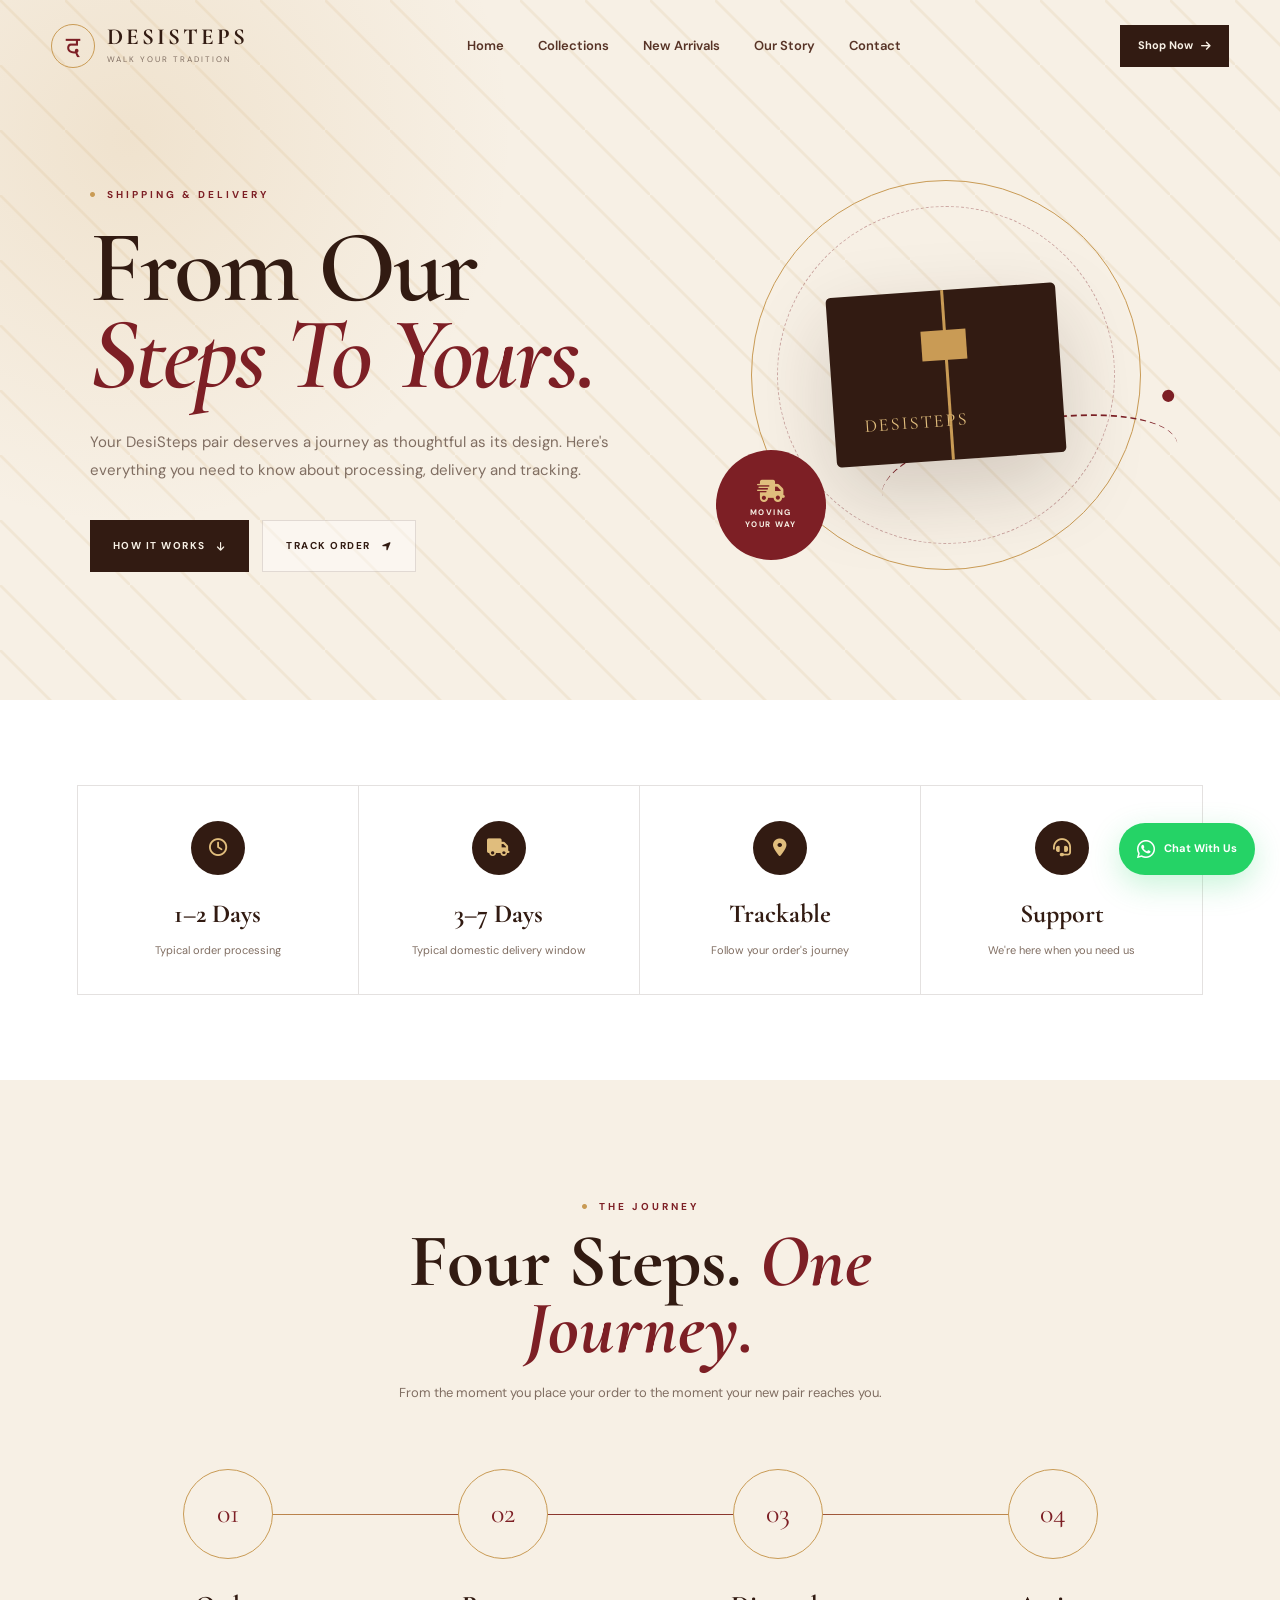
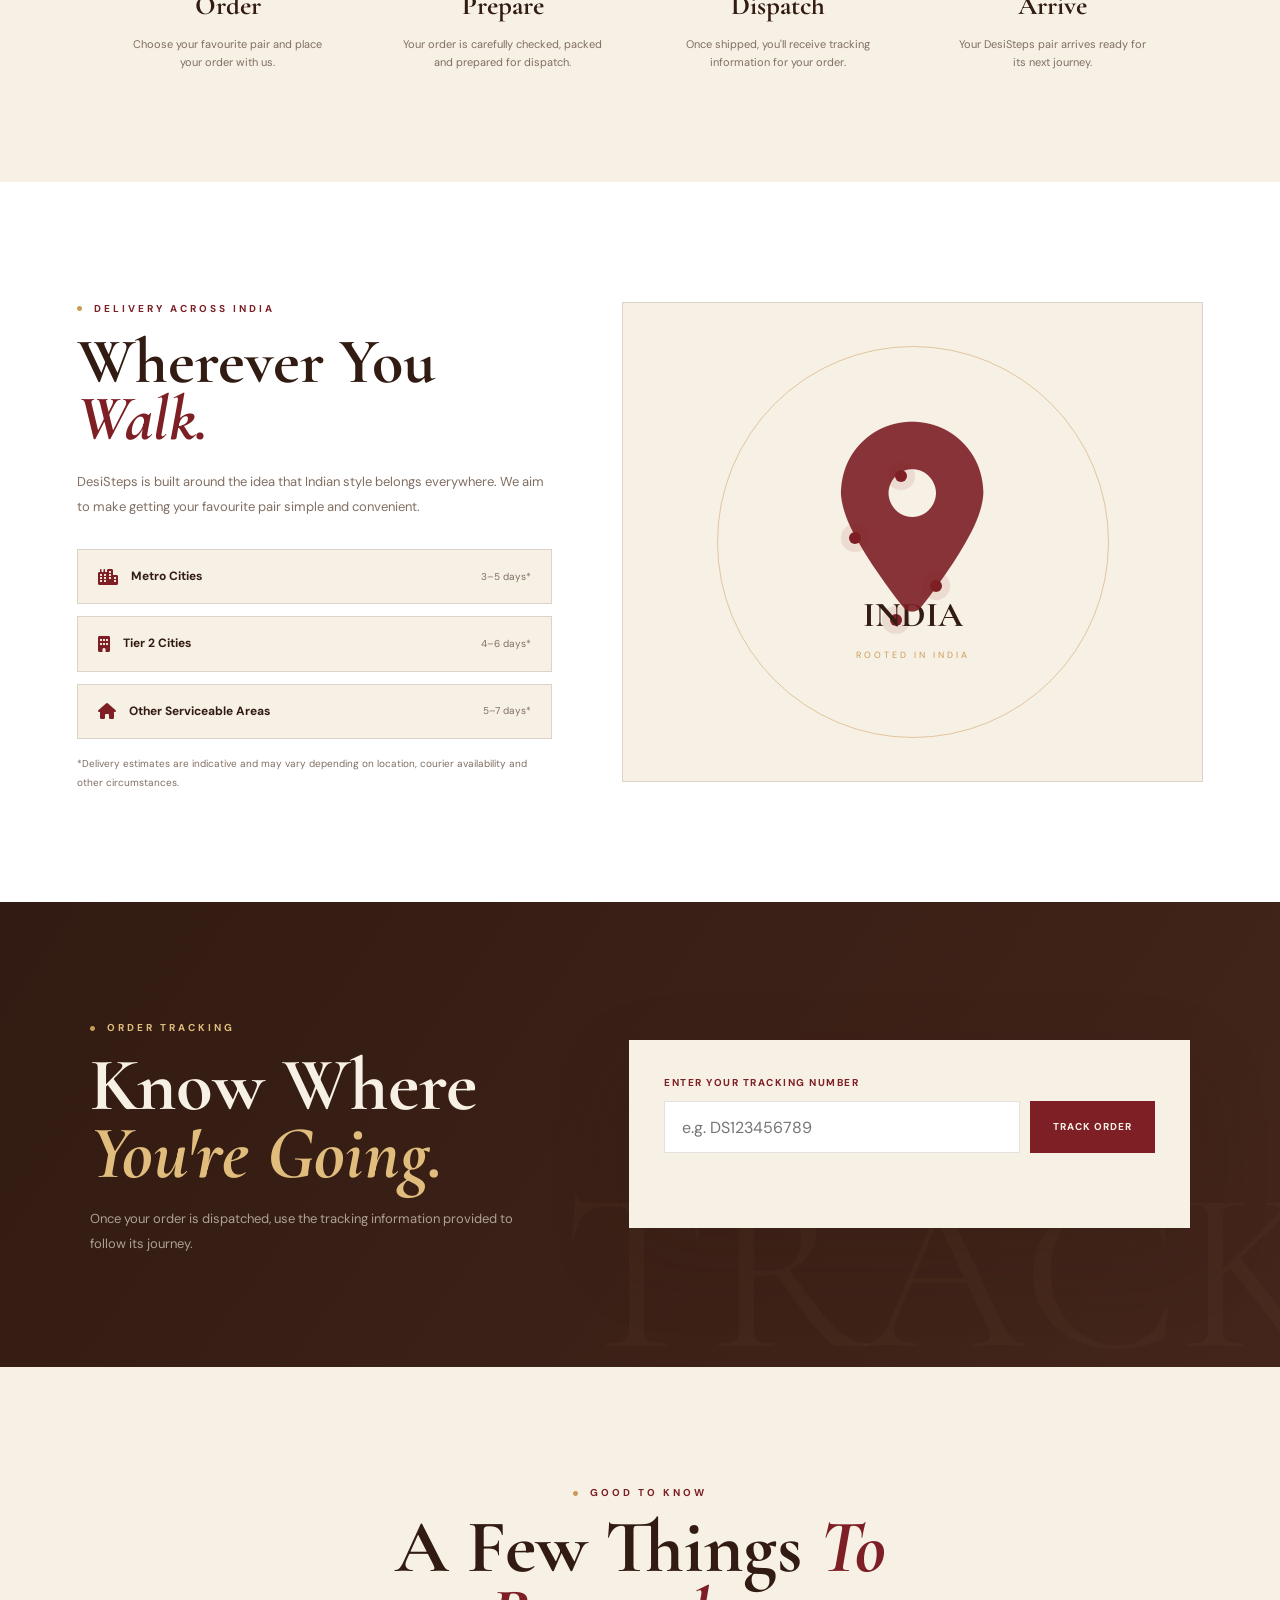
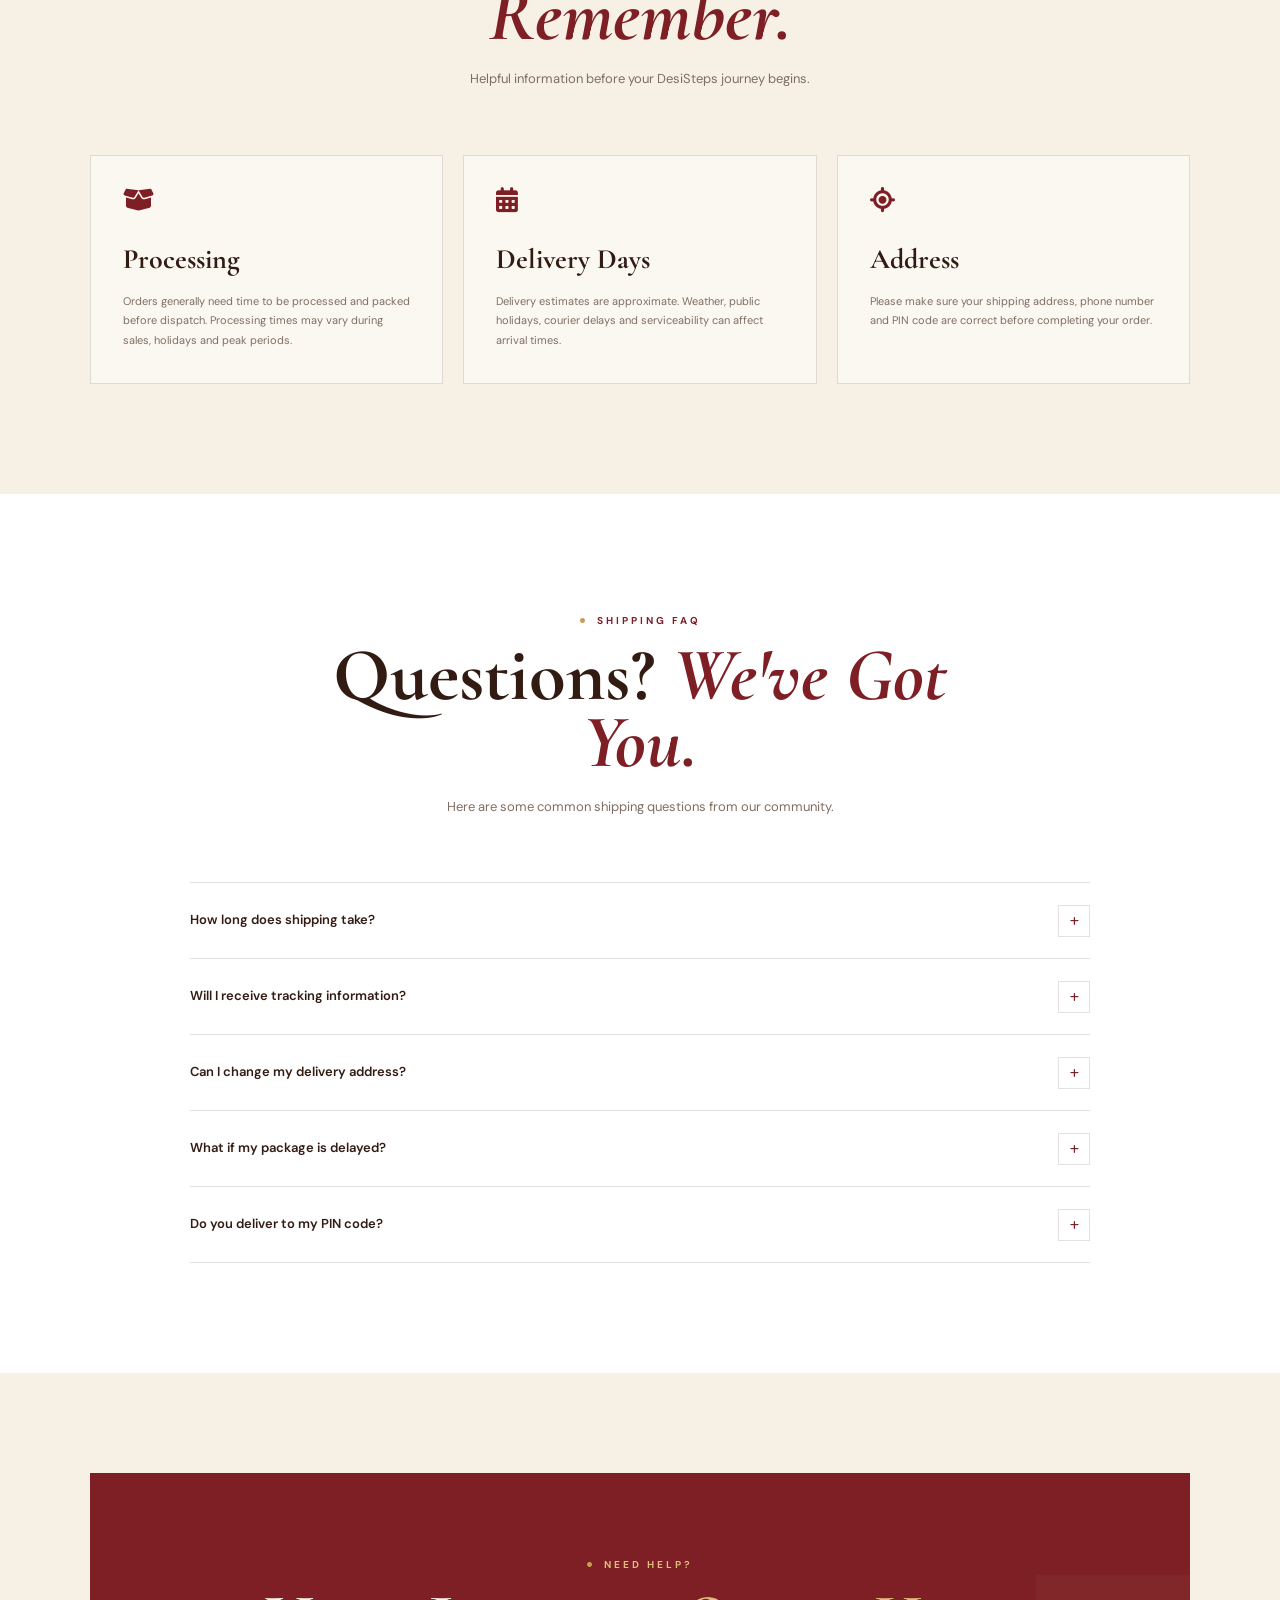
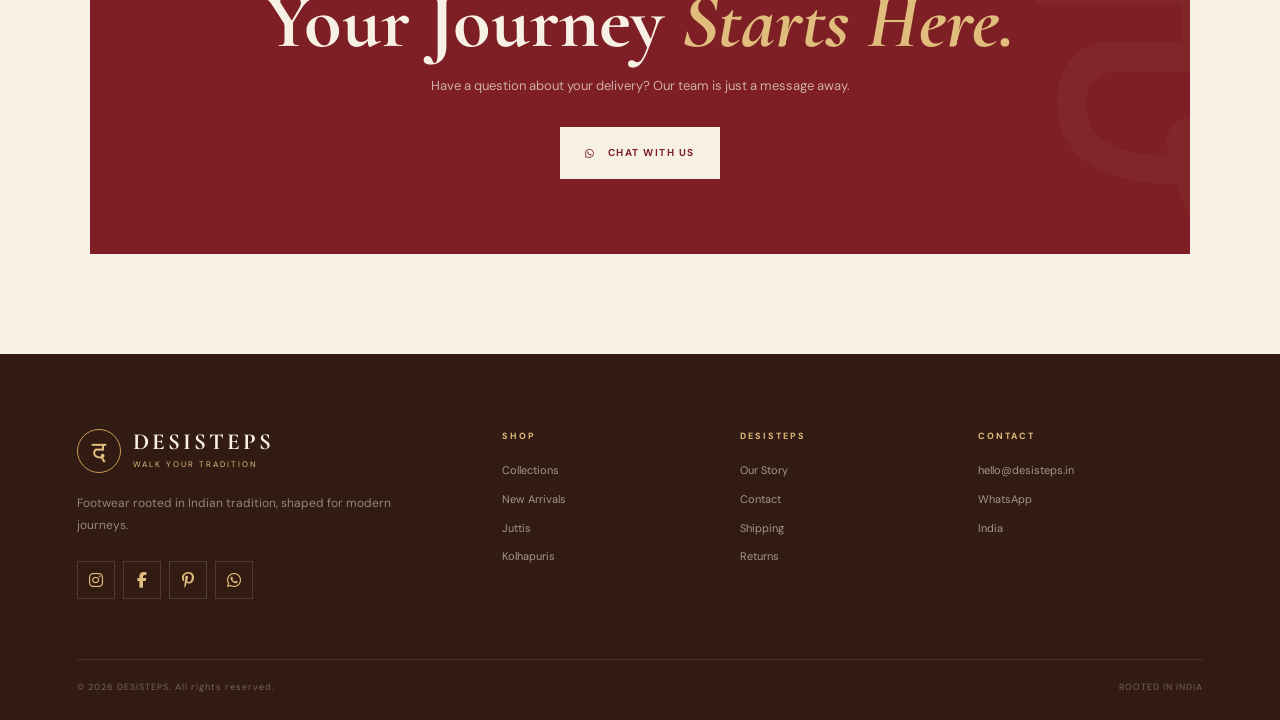
<file: shipping.html>
<!DOCTYPE html>
<html lang="en">

<head>
  <meta charset="UTF-8">

  <meta name="viewport" content="width=device-width, initial-scale=1.0">

  <meta name="description"
    content="DESISTEPS Shipping Information — Delivery times, order processing, tracking and shipping information.">

  <meta name="theme-color" content="#321b12">

  <title>Shipping | DESISTEPS — Walk Your Tradition</title>

  <!-- =========================================
       GOOGLE FONTS
  ========================================== -->

  <link rel="preconnect" href="https://fonts.googleapis.com">

  <link rel="preconnect" href="https://fonts.gstatic.com" crossorigin>

  <link
    href="https://fonts.googleapis.com/css2?family=Cormorant+Garamond:wght@400;500;600;700&family=DM+Sans:wght@400;500;600;700&display=swap"
    rel="stylesheet">


  <!-- =========================================
       FONT AWESOME
  ========================================== -->

  <link rel="stylesheet" href="https://cdnjs.cloudflare.com/ajax/libs/font-awesome/6.5.2/css/all.min.css">


  <style>
    /* =====================================================
       DESISTEPS SHIPPING PAGE
    ===================================================== */

    :root {

      --cream: #f7f0e5;
      --cream-dark: #eadfce;

      --brown: #321b12;
      --brown-light: #573326;

      --maroon: #7d1f25;
      --maroon-dark: #541319;

      --gold: #c99b55;
      --gold-light: #e0bd7d;

      --black: #16120f;
      --white: #ffffff;

      --text: #2d211b;
      --muted: #806e62;

      --border: rgba(50, 27, 18, .13);

      --shadow:
        0 20px 60px rgba(50, 27, 18, .12);

      --shadow-heavy:
        0 30px 80px rgba(50, 27, 18, .18);

      --transition:
        .35s cubic-bezier(.22, .61, .36, 1);

    }


    /* =====================================================
       RESET
    ===================================================== */

    * {
      margin: 0;
      padding: 0;
      box-sizing: border-box;
    }

    html {
      scroll-behavior: smooth;
    }

    body {

      font-family: "DM Sans", sans-serif;

      background: var(--cream);

      color: var(--text);

      line-height: 1.6;

      overflow-x: hidden;

    }

    body.menu-open {
      overflow: hidden;
    }

    a {
      text-decoration: none;
      color: inherit;
    }

    button,
    input {
      font: inherit;
    }

    button {
      cursor: pointer;
      border: none;
    }

    img {
      display: block;
      width: 100%;
    }

    ::selection {
      background: var(--maroon);
      color: var(--white);
    }


    /* =====================================================
       LOADER
    ===================================================== */

    .loader {

      position: fixed;

      inset: 0;

      z-index: 9999;

      background: var(--brown);

      color: var(--cream);

      display: flex;

      align-items: center;

      justify-content: center;

      flex-direction: column;

      gap: 8px;

      transition:
        opacity .6s ease,
        visibility .6s ease;

    }

    .loader.hide {

      opacity: 0;

      visibility: hidden;

    }

    .loader-symbol {

      width: 70px;
      height: 70px;

      border: 1px solid var(--gold);

      border-radius: 50%;

      display: grid;

      place-items: center;

      font-family:
        "Cormorant Garamond",
        serif;

      color: var(--gold-light);

      font-size: 38px;

      animation:
        loaderRotate 2s linear infinite;

    }

    .loader strong {

      font-family:
        "Cormorant Garamond",
        serif;

      font-size: 25px;

      letter-spacing: 5px;

    }

    .loader small {

      font-size: 9px;

      letter-spacing: 3px;

      color: var(--gold-light);

      text-transform: uppercase;

    }

    @keyframes loaderRotate {

      to {
        transform: rotate(360deg);
      }

    }


    /* =====================================================
       HEADER
    ===================================================== */

    .site-header {

      position: fixed;

      top: 0;
      left: 0;

      width: 100%;

      z-index: 1000;

      transition:
        background .4s ease,
        box-shadow .4s ease;

    }

    .site-header.scrolled {

      background:
        rgba(247, 240, 229, .95);

      backdrop-filter: blur(18px);

      box-shadow:
        0 10px 35px rgba(50, 27, 18, .08);

    }


    .navbar {

      width: min(1380px, 92%);

      height: 92px;

      margin: auto;

      display: flex;

      align-items: center;

      justify-content: space-between;

    }


    /* =====================================================
       BRAND
    ===================================================== */

    .brand {

      display: flex;

      align-items: center;

      gap: 12px;

    }

    .brand-symbol {

      width: 44px;
      height: 44px;

      border: 1px solid var(--gold);

      border-radius: 50%;

      display: grid;

      place-items: center;

      font-family:
        "Cormorant Garamond",
        serif;

      color: var(--maroon);

      font-size: 28px;

      transition: var(--transition);

    }

    .brand:hover .brand-symbol {

      background: var(--maroon);

      color: var(--cream);

      transform: rotate(12deg);

    }

    .brand-text {

      display: flex;

      flex-direction: column;

    }

    .brand-text strong {

      font-family:
        "Cormorant Garamond",
        serif;

      font-size: 23px;

      line-height: 1;

      letter-spacing: 3px;

      color: var(--brown);

    }

    .brand-text small {

      margin-top: 4px;

      color: var(--muted);

      font-size: 8px;

      letter-spacing: 2px;

      text-transform: uppercase;

    }


    /* =====================================================
       NAV
    ===================================================== */

    .nav-links {

      display: flex;

      align-items: center;

      gap: 34px;

    }

    .nav-links a {

      position: relative;

      color: var(--brown-light);

      font-size: 13px;

      font-weight: 600;

    }

    .nav-links a::after {

      content: "";

      position: absolute;

      left: 0;
      bottom: -7px;

      width: 0;
      height: 2px;

      background: var(--maroon);

      transition: width .3s ease;

    }

    .nav-links a:hover,
    .nav-links a.active {

      color: var(--maroon);

    }

    .nav-links a:hover::after,
    .nav-links a.active::after {

      width: 100%;

    }


    /* =====================================================
       NAV SHOP
    ===================================================== */

    .nav-actions {

      display: flex;

      align-items: center;

      gap: 15px;

    }

    .nav-shop {

      display: flex;

      align-items: center;

      gap: 8px;

      padding: 12px 18px;

      background: var(--brown);

      color: var(--cream);

      font-size: 11px;

      font-weight: 700;

      transition: var(--transition);

    }

    .nav-shop:hover {

      background: var(--maroon);

      transform: translateY(-2px);

    }


    /* =====================================================
       HAMBURGER
    ===================================================== */

    .menu-toggle {

      width: 44px;
      height: 44px;

      display: none;

      flex-direction: column;

      justify-content: center;

      align-items: center;

      gap: 5px;

      background: transparent;

    }

    .menu-toggle span {

      width: 23px;
      height: 2px;

      background: var(--brown);

      transition: .35s ease;

    }

    .menu-toggle.active span:nth-child(1) {

      transform:
        translateY(7px) rotate(45deg);

    }

    .menu-toggle.active span:nth-child(2) {

      opacity: 0;

    }

    .menu-toggle.active span:nth-child(3) {

      transform:
        translateY(-7px) rotate(-45deg);

    }


    /* =====================================================
       HERO
    ===================================================== */

    .shipping-hero {

      min-height: 700px;

      padding:
        150px 7vw 100px;

      display: grid;

      grid-template-columns:
        1.05fr .95fr;

      gap: 70px;

      align-items: center;

      position: relative;

      overflow: hidden;

      background:

        radial-gradient(circle at 10% 20%,
          rgba(201, 155, 85, .16),
          transparent 30%),

        var(--cream);

    }


    .hero-pattern {

      position: absolute;

      inset: 0;

      opacity: .12;

      background-image:

        linear-gradient(45deg,
          transparent 48%,
          var(--gold) 49%,
          var(--gold) 51%,
          transparent 52%);

      background-size: 65px 65px;

      pointer-events: none;

    }


    .hero-content {

      position: relative;

      z-index: 2;

    }


    .eyebrow {

      display: inline-flex;

      align-items: center;

      gap: 9px;

      color: var(--maroon);

      font-size: 10px;

      font-weight: 700;

      letter-spacing: 3px;

    }

    .eyebrow i {

      color: var(--gold);

      font-size: 5px;

    }


    .hero-content h1 {

      margin-top: 20px;

      font-family:
        "Cormorant Garamond",
        serif;

      font-size:
        clamp(65px, 8vw, 110px);

      line-height: .85;

      letter-spacing: -3px;

      color: var(--brown);

      font-weight: 600;

    }

    .hero-content h1 span {

      display: block;

      color: var(--maroon);

      font-style: italic;

    }


    .hero-content p {

      max-width: 590px;

      margin-top: 30px;

      color: var(--muted);

      font-size: 15px;

      line-height: 1.9;

    }


    .hero-buttons {

      display: flex;

      gap: 13px;

      flex-wrap: wrap;

      margin-top: 35px;

    }


    .primary-btn,
    .outline-btn {

      min-height: 52px;

      padding: 0 23px;

      display: inline-flex;

      align-items: center;

      justify-content: center;

      gap: 11px;

      font-size: 10px;

      font-weight: 700;

      letter-spacing: 1.5px;

      text-transform: uppercase;

      transition: var(--transition);

    }


    .primary-btn {

      background: var(--brown);

      color: var(--cream);

    }

    .primary-btn:hover {

      background: var(--maroon);

      transform: translateY(-4px);

      box-shadow:
        0 15px 30px rgba(125, 31, 37, .18);

    }


    .outline-btn {

      border: 1px solid var(--border);

      color: var(--brown);

      background:
        rgba(255, 255, 255, .4);

    }

    .outline-btn:hover {

      border-color: var(--gold);

      transform: translateY(-4px);

    }


    /* =====================================================
       DELIVERY ILLUSTRATION
    ===================================================== */

    .delivery-art {

      position: relative;

      min-height: 450px;

      display: flex;

      align-items: center;

      justify-content: center;

    }


    .art-circle {

      width: 390px;
      height: 390px;

      border-radius: 50%;

      border: 1px solid var(--gold);

      position: absolute;

      animation:
        circleFloat 5s ease-in-out infinite;

    }


    .art-circle::before {

      content: "";

      position: absolute;

      inset: 25px;

      border: 1px dashed rgba(125, 31, 37, .35);

      border-radius: 50%;

    }


    .art-circle::after {

      content: "द";

      position: absolute;

      inset: 0;

      display: grid;

      place-items: center;

      font-family:
        "Cormorant Garamond",
        serif;

      font-size: 210px;

      color: rgba(125, 31, 37, .06);

    }


    @keyframes circleFloat {

      0%,
      100% {
        transform: rotate(0deg);
      }

      50% {
        transform: rotate(8deg);
      }

    }


    .delivery-box {

      width: 230px;

      height: 170px;

      position: relative;

      z-index: 2;

      background: var(--brown);

      border-radius: 5px;

      box-shadow: var(--shadow-heavy);

      transform:
        rotate(-4deg);

      animation:
        boxFloat 4s ease-in-out infinite;

    }


    .delivery-box::before {

      content: "";

      position: absolute;

      left: 50%;

      top: 0;

      width: 3px;

      height: 100%;

      background: var(--gold);

    }


    .delivery-box::after {

      content: "DESISTEPS";

      position: absolute;

      left: 30px;

      bottom: 25px;

      color: var(--gold-light);

      font-family:
        "Cormorant Garamond",
        serif;

      font-size: 18px;

      letter-spacing: 2px;

    }


    .box-tape {

      position: absolute;

      width: 45px;

      height: 30px;

      left: 50%;

      top: 40px;

      transform: translateX(-50%);

      background: var(--gold);

    }


    .delivery-route {

      position: absolute;

      width: 300px;

      height: 100px;

      border-top:
        2px dashed var(--maroon);

      border-radius: 50%;

      bottom: 80px;

      right: 10px;

      transform: rotate(-10deg);

    }


    .route-dot {

      width: 12px;
      height: 12px;

      border-radius: 50%;

      background: var(--maroon);

      position: absolute;

      right: -5px;

      top: -7px;

    }


    @keyframes boxFloat {

      0%,
      100% {
        transform:
          translateY(0) rotate(-4deg);
      }

      50% {
        transform:
          translateY(-15px) rotate(2deg);
      }

    }


    .hero-tag {

      position: absolute;

      bottom: 40px;

      left: 15px;

      width: 110px;
      height: 110px;

      border-radius: 50%;

      background: var(--maroon);

      color: var(--cream);

      display: flex;

      flex-direction: column;

      justify-content: center;

      align-items: center;

      text-align: center;

      z-index: 5;

      animation:
        tagFloat 4s ease-in-out infinite;

    }


    .hero-tag i {

      color: var(--gold-light);

      font-size: 22px;

      margin-bottom: 5px;

    }


    .hero-tag span {

      font-size: 8px;

      letter-spacing: 1.5px;

      line-height: 1.4;

      font-weight: 700;

    }


    @keyframes tagFloat {

      0%,
      100% {
        transform: translateY(0);
      }

      50% {
        transform: translateY(-10px);
      }

    }


    /* =====================================================
       QUICK INFO
    ===================================================== */

    .quick-info {

      background: var(--white);

      padding:
        85px 6vw;

    }


    .quick-grid {

      max-width: 1200px;

      margin: auto;

      display: grid;

      grid-template-columns:
        repeat(4, 1fr);

      border:
        1px solid var(--border);

    }


    .quick-card {

      padding: 35px 25px;

      border-right:
        1px solid var(--border);

      text-align: center;

      transition: var(--transition);

    }

    .quick-card:last-child {
      border-right: none;
    }


    .quick-card:hover {

      background: var(--cream);

    }


    .quick-icon {

      width: 54px;
      height: 54px;

      margin:
        0 auto 18px;

      border-radius: 50%;

      display: grid;

      place-items: center;

      background: var(--brown);

      color: var(--gold-light);

      font-size: 18px;

      transition: var(--transition);

    }


    .quick-card:hover .quick-icon {

      background: var(--maroon);

      transform:
        rotate(-8deg) scale(1.08);

    }


    .quick-card h3 {

      font-family:
        "Cormorant Garamond",
        serif;

      font-size: 26px;

      color: var(--brown);

    }


    .quick-card p {

      margin-top: 7px;

      color: var(--muted);

      font-size: 11px;

    }


    /* =====================================================
       SECTION COMMON
    ===================================================== */

    .section {

      padding:
        110px 6vw;

    }


    .section-heading {

      max-width: 650px;

      margin:
        0 auto 65px;

      text-align: center;

    }


    .section-heading h2 {

      margin-top: 12px;

      font-family:
        "Cormorant Garamond",
        serif;

      font-size:
        clamp(48px, 6vw, 75px);

      line-height: .9;

      color: var(--brown);

    }


    .section-heading h2 span {

      color: var(--maroon);

      font-style: italic;

    }


    .section-heading p {

      margin: 20px auto 0;

      max-width: 520px;

      color: var(--muted);

      font-size: 13px;

    }


    /* =====================================================
       SHIPPING PROCESS
    ===================================================== */

    .process-section {

      background: var(--cream);

    }


    .timeline {

      max-width: 1100px;

      margin: auto;

      display: grid;

      grid-template-columns:
        repeat(4, 1fr);

      position: relative;

    }


    .timeline::before {

      content: "";

      position: absolute;

      top: 45px;

      left: 11%;

      right: 11%;

      height: 1px;

      background:
        linear-gradient(90deg,
          var(--gold),
          var(--maroon),
          var(--gold));

    }


    .timeline-step {

      text-align: center;

      position: relative;

      z-index: 2;

    }


    .step-number {

      width: 90px;
      height: 90px;

      margin: auto;

      border-radius: 50%;

      background: var(--cream);

      border:
        1px solid var(--gold);

      display: grid;

      place-items: center;

      font-family:
        "Cormorant Garamond",
        serif;

      font-size: 28px;

      color: var(--maroon);

      transition: var(--transition);

    }


    .timeline-step:hover .step-number {

      background: var(--maroon);

      color: var(--gold-light);

      transform:
        translateY(-8px) rotate(5deg);

      box-shadow:
        0 15px 35px rgba(125, 31, 37, .18);

    }


    .timeline-step h3 {

      margin-top: 25px;

      font-family:
        "Cormorant Garamond",
        serif;

      font-size: 27px;

      color: var(--brown);

    }


    .timeline-step p {

      max-width: 200px;

      margin: 8px auto 0;

      color: var(--muted);

      font-size: 11px;

      line-height: 1.7;

    }


    /* =====================================================
       SHIPPING ZONES
    ===================================================== */

    .zones-section {

      background: var(--white);

    }


    .zones-layout {

      max-width: 1200px;

      margin: auto;

      display: grid;

      grid-template-columns:
        .9fr 1.1fr;

      gap: 70px;

      align-items: center;

    }


    .zones-content h2 {

      margin-top: 15px;

      font-family:
        "Cormorant Garamond",
        serif;

      font-size:
        clamp(48px, 5vw, 70px);

      line-height: .9;

      color: var(--brown);

    }


    .zones-content h2 span {

      color: var(--maroon);

      font-style: italic;

    }


    .zones-content>p {

      margin-top: 22px;

      color: var(--muted);

      font-size: 13px;

      line-height: 1.9;

    }


    .zone-list {

      margin-top: 30px;

      display: grid;

      gap: 12px;

    }


    .zone-item {

      display: flex;

      align-items: center;

      justify-content: space-between;

      padding: 17px 20px;

      border:
        1px solid var(--border);

      background: var(--cream);

      transition: var(--transition);

    }


    .zone-item:hover {

      transform: translateX(8px);

      border-color: var(--gold);

    }


    .zone-left {

      display: flex;

      align-items: center;

      gap: 13px;

    }


    .zone-left i {

      color: var(--maroon);

    }


    .zone-left strong {

      font-size: 12px;

      color: var(--brown);

    }


    .zone-item>span {

      color: var(--muted);

      font-size: 10px;

    }


    /* =====================================================
       INDIA MAP STYLE
    ===================================================== */

    .india-art {

      min-height: 480px;

      position: relative;

      display: grid;

      place-items: center;

      background: var(--cream);

      overflow: hidden;

      border:
        1px solid var(--border);

    }


    .india-art::before {

      content: "";

      position: absolute;

      width: 390px;
      height: 390px;

      border-radius: 50%;

      border:
        1px solid rgba(201, 155, 85, .5);

      animation:
        pulseCircle 4s ease-in-out infinite;

    }


    @keyframes pulseCircle {

      0%,
      100% {
        transform: scale(.95);
        opacity: .7;
      }

      50% {
        transform: scale(1.05);
        opacity: 1;
      }

    }


    .map-symbol {

      width: 250px;

      position: relative;

      z-index: 2;

      text-align: center;

    }


    .map-symbol i {

      font-size: 190px;

      color: var(--maroon);

      opacity: .9;

    }


    .map-symbol strong {

      display: block;

      margin-top: -25px;

      font-family:
        "Cormorant Garamond",
        serif;

      font-size: 35px;

      color: var(--brown);

    }


    .map-symbol span {

      display: block;

      margin-top: 5px;

      color: var(--gold);

      font-size: 9px;

      letter-spacing: 3px;

    }


    .location-dot {

      width: 12px;
      height: 12px;

      border-radius: 50%;

      background: var(--maroon);

      position: absolute;

      box-shadow:
        0 0 0 8px rgba(125, 31, 37, .1);

      animation:
        locationPulse 1.8s infinite;

    }


    .dot-one {
      top: 35%;
      left: 47%;
    }

    .dot-two {
      top: 48%;
      left: 39%;
    }

    .dot-three {
      top: 58%;
      left: 53%;
    }

    .dot-four {
      top: 65%;
      left: 46%;
    }


    @keyframes locationPulse {

      0% {
        box-shadow:
          0 0 0 0 rgba(125, 31, 37, .35);
      }

      70% {
        box-shadow:
          0 0 0 12px rgba(125, 31, 37, 0);
      }

      100% {
        box-shadow:
          0 0 0 0 rgba(125, 31, 37, 0);
      }

    }


    /* =====================================================
       TRACK ORDER
    ===================================================== */

    .tracking-section {

      background:
        linear-gradient(125deg,
          var(--brown),
          #43251b);

      color: var(--cream);

      position: relative;

      overflow: hidden;

    }


    .tracking-section::before {

      content: "TRACK";

      position: absolute;

      right: -50px;

      bottom: -90px;

      font-family:
        "Cormorant Garamond",
        serif;

      font-size: 230px;

      color: rgba(224, 189, 125, .035);

      pointer-events: none;

    }


    .tracking-layout {

      max-width: 1100px;

      margin: auto;

      display: grid;

      grid-template-columns:
        .9fr 1.1fr;

      gap: 80px;

      align-items: center;

    }


    .tracking-content h2 {

      margin-top: 15px;

      font-family:
        "Cormorant Garamond",
        serif;

      font-size:
        clamp(48px, 6vw, 75px);

      line-height: .9;

    }


    .tracking-content h2 span {

      color: var(--gold-light);

      font-style: italic;

    }


    .tracking-content p {

      margin-top: 20px;

      color: rgba(247, 240, 229, .62);

      font-size: 13px;

      line-height: 1.9;

    }


    .tracking-box {

      padding: 35px;

      background: var(--cream);

      color: var(--brown);

      box-shadow: var(--shadow-heavy);

    }


    .tracking-box label {

      display: block;

      margin-bottom: 10px;

      color: var(--maroon);

      font-size: 10px;

      font-weight: 700;

      letter-spacing: 1.5px;

      text-transform: uppercase;

    }


    .tracking-input {

      display: flex;

      gap: 10px;

    }


    .tracking-input input {

      min-width: 0;

      flex: 1;

      height: 52px;

      padding:
        0 17px;

      border:
        1px solid var(--border);

      outline: none;

      background: white;

      color: var(--brown);

    }


    .tracking-input input:focus {

      border-color: var(--gold);

    }


    .track-btn {

      width: 125px;

      background: var(--maroon);

      color: var(--cream);

      font-size: 10px;

      font-weight: 700;

      letter-spacing: 1px;

      text-transform: uppercase;

      transition: var(--transition);

    }


    .track-btn:hover {

      background: var(--brown);

    }


    .tracking-result {

      min-height: 25px;

      margin-top: 15px;

      color: var(--muted);

      font-size: 11px;

    }


    /* =====================================================
       SHIPPING NOTES
    ===================================================== */

    .notes-section {

      background: var(--cream);

    }


    .notes-grid {

      max-width: 1100px;

      margin: auto;

      display: grid;

      grid-template-columns:
        repeat(3, 1fr);

      gap: 20px;

    }


    .note-card {

      padding: 32px;

      border:
        1px solid var(--border);

      background: rgba(255, 255, 255, .45);

      transition: var(--transition);

    }


    .note-card:hover {

      transform: translateY(-8px);

      box-shadow: var(--shadow);

      background: var(--white);

    }


    .note-card>i {

      font-size: 25px;

      color: var(--maroon);

    }


    .note-card h3 {

      margin-top: 20px;

      font-family:
        "Cormorant Garamond",
        serif;

      font-size: 28px;

      color: var(--brown);

    }


    .note-card p {

      margin-top: 10px;

      color: var(--muted);

      font-size: 11px;

      line-height: 1.8;

    }


    /* =====================================================
       FAQ
    ===================================================== */

    .faq-section {

      background: var(--white);

    }


    .faq-container {

      max-width: 900px;

      margin: auto;

      border-top:
        1px solid var(--border);

    }


    .faq-item {

      border-bottom:
        1px solid var(--border);

    }


    .faq-question {

      width: 100%;

      min-height: 75px;

      padding: 0;

      display: flex;

      align-items: center;

      justify-content: space-between;

      background: transparent;

      color: var(--brown);

      text-align: left;

      font-size: 13px;

      font-weight: 600;

    }


    .faq-question i {

      width: 32px;
      height: 32px;

      display: grid;

      place-items: center;

      border:
        1px solid var(--border);

      color: var(--maroon);

      font-size: 10px;

      transition: .3s ease;

    }


    .faq-item.open .faq-question i {

      transform: rotate(45deg);

      background: var(--maroon);

      color: var(--cream);

    }


    .faq-answer {

      max-height: 0;

      overflow: hidden;

      transition:
        max-height .45s ease;

    }


    .faq-answer p {

      padding:
        0 50px 25px 0;

      color: var(--muted);

      font-size: 12px;

      line-height: 1.9;

    }


    /* =====================================================
       CTA
    ===================================================== */

    .cta-section {

      background: var(--cream);

      padding:
        100px 6vw;

    }


    .cta-box {

      max-width: 1100px;

      margin: auto;

      padding: 75px 40px;

      text-align: center;

      background: var(--maroon);

      color: var(--cream);

      position: relative;

      overflow: hidden;

    }


    .cta-box::before {

      content: "द";

      position: absolute;

      right: -50px;
      top: -100px;

      font-family:
        "Cormorant Garamond",
        serif;

      font-size: 400px;

      color: rgba(224, 189, 125, .04);

    }


    .cta-box .eyebrow {

      color: var(--gold-light);

    }


    .cta-box h2 {

      position: relative;

      margin-top: 15px;

      font-family:
        "Cormorant Garamond",
        serif;

      font-size:
        clamp(50px, 6vw, 80px);

      line-height: .85;

    }


    .cta-box h2 span {

      color: var(--gold-light);

      font-style: italic;

    }


    .cta-box p {

      position: relative;

      max-width: 500px;

      margin:
        22px auto 30px;

      color: rgba(247, 240, 229, .68);

      font-size: 13px;

    }


    .cta-btn {

      position: relative;

      min-height: 52px;

      padding: 0 25px;

      display: inline-flex;

      align-items: center;

      gap: 12px;

      background: var(--cream);

      color: var(--maroon);

      font-size: 10px;

      font-weight: 700;

      letter-spacing: 1.5px;

      text-transform: uppercase;

      transition: var(--transition);

    }


    .cta-btn:hover {

      background: var(--gold-light);

      transform: translateY(-4px);

    }


    /* =====================================================
       FOOTER
    ===================================================== */

    footer {

      background: var(--brown);

      color: var(--cream);

      padding:
        75px 6vw 25px;

    }


    .footer-top {

      max-width: 1250px;

      margin: auto;

      display: grid;

      grid-template-columns:
        2fr 1fr 1fr 1.2fr;

      gap: 50px;

    }


    .footer-brand p {

      max-width: 320px;

      margin-top: 20px;

      color: rgba(247, 240, 229, .5);

      font-size: 12px;

      line-height: 1.8;

    }


    .footer-logo .brand-symbol {

      color: var(--gold-light);

    }


    .footer-logo .brand-text strong {

      color: var(--cream);

    }


    .footer-logo .brand-text small {

      color: var(--gold-light);

    }


    .social-links {

      display: flex;

      gap: 8px;

      margin-top: 25px;

    }


    .social-links a {

      width: 38px;
      height: 38px;

      display: grid;

      place-items: center;

      border:
        1px solid rgba(247, 240, 229, .15);

      color: var(--gold-light);

      transition: var(--transition);

    }


    .social-links a:hover {

      background: var(--maroon);

      border-color: var(--maroon);

      transform: translateY(-4px);

    }


    .footer-column {

      display: flex;

      flex-direction: column;

      gap: 11px;

    }


    .footer-column h4 {

      color: var(--gold-light);

      font-size: 9px;

      letter-spacing: 2px;

      margin-bottom: 8px;

    }


    .footer-column a,
    .footer-column span {

      color: rgba(247, 240, 229, .58);

      font-size: 11px;

      transition: color .3s ease;

    }


    .footer-column a:hover {

      color: var(--cream);

    }


    .footer-bottom {

      max-width: 1250px;

      margin:
        60px auto 0;

      padding-top: 20px;

      border-top:
        1px solid rgba(247, 240, 229, .1);

      display: flex;

      justify-content: space-between;

      color: rgba(247, 240, 229, .35);

      font-size: 9px;

      letter-spacing: 1px;

    }


    /* =====================================================
       FLOATING WHATSAPP
    ===================================================== */

    .floating-whatsapp {

      position: fixed;

      right: 25px;
      bottom: 25px;

      z-index: 900;

      height: 52px;

      padding:
        0 18px;

      display: flex;

      align-items: center;

      gap: 9px;

      background: #25d366;

      color: white;

      border-radius: 30px;

      box-shadow:
        0 10px 30px rgba(37, 211, 102, .25);

      font-size: 11px;

      font-weight: 700;

      transition: var(--transition);

    }


    .floating-whatsapp i {

      font-size: 21px;

    }


    .floating-whatsapp:hover {

      transform:
        translateY(-5px) scale(1.03);

    }


    /* =====================================================
       REVEAL
    ===================================================== */

    .reveal {

      opacity: 0;

      transform:
        translateY(35px);

      transition:
        opacity .8s ease,
        transform .8s cubic-bezier(.22, .61, .36, 1);

    }


    .reveal.visible {

      opacity: 1;

      transform:
        translateY(0);

    }


    /* =====================================================
       RESPONSIVE 1100
    ===================================================== */

    @media (max-width: 1100px) {

      .nav-links {
        gap: 20px;
      }

      .shipping-hero {
        gap: 40px;
      }

      .zones-layout {
        gap: 40px;
      }

      .tracking-layout {
        gap: 40px;
      }

    }


    /* =====================================================
       RESPONSIVE 900
    ===================================================== */

    @media (max-width: 900px) {

      .nav-links {

        position: fixed;

        top: 78px;
        left: 0;

        width: 100%;

        height:
          calc(100vh - 78px);

        background:
          rgba(247, 240, 229, .98);

        backdrop-filter: blur(15px);

        display: flex;

        flex-direction: column;

        justify-content: center;

        align-items: center;

        gap: 28px;

        transform:
          translateX(100%);

        transition:
          transform .45s cubic-bezier(.77, 0, .18, 1);

      }

      .nav-links.active {
        transform: translateX(0);
      }

      .nav-links a {

        font-family:
          "Cormorant Garamond",
          serif;

        font-size: 30px;

      }

      .menu-toggle {
        display: flex;
      }

      .nav-shop {
        display: none;
      }

      .shipping-hero {

        grid-template-columns: 1fr;

        text-align: center;

        padding:
          140px 25px 80px;

      }

      .hero-content p {
        margin-left: auto;
        margin-right: auto;
      }

      .hero-buttons {
        justify-content: center;
      }

      .delivery-art {
        min-height: 430px;
      }

      .quick-grid {
        grid-template-columns:
          repeat(2, 1fr);
      }

      .quick-card:nth-child(2) {
        border-right: none;
      }

      .quick-card:nth-child(1),
      .quick-card:nth-child(2) {
        border-bottom:
          1px solid var(--border);
      }

      .timeline {
        grid-template-columns:
          repeat(2, 1fr);

        gap: 50px 20px;
      }

      .timeline::before {
        display: none;
      }

      .zones-layout,
      .tracking-layout {
        grid-template-columns: 1fr;
      }

      .zones-content {
        max-width: 700px;
      }

      .notes-grid {
        grid-template-columns:
          1fr 1fr;
      }

      .footer-top {
        grid-template-columns:
          1.5fr 1fr 1fr;
      }

      .footer-column:last-child {
        grid-column: 2 / 4;
      }

    }


    /* =====================================================
       RESPONSIVE 650
    ===================================================== */

    @media (max-width: 650px) {

      .navbar {
        height: 78px;
      }

      .brand-symbol {
        width: 39px;
        height: 39px;
        font-size: 24px;
      }

      .brand-text strong {
        font-size: 19px;
      }

      .brand-text small {
        font-size: 7px;
      }

      .shipping-hero {
        padding-top: 120px;
      }

      .hero-content h1 {
        font-size:
          clamp(55px, 15vw, 75px);

        letter-spacing: -2px;
      }

      .art-circle {
        width: 300px;
        height: 300px;
      }

      .delivery-box {
        width: 190px;
        height: 140px;
      }

      .delivery-box::after {
        left: 20px;
        bottom: 20px;
        font-size: 14px;
      }

      .hero-tag {
        width: 90px;
        height: 90px;
      }

      .section {
        padding:
          80px 20px;
      }

      .section-heading h2 {
        font-size: 52px;
      }

      .timeline {
        grid-template-columns: 1fr;
      }

      .timeline-step p {
        max-width: 280px;
      }

      .tracking-box {
        padding: 25px 20px;
      }

      .tracking-input {
        flex-direction: column;
      }

      .track-btn {
        width: 100%;
        min-height: 50px;
      }

      .notes-grid {
        grid-template-columns: 1fr;
      }

      .footer-top {
        grid-template-columns:
          1fr 1fr;

        gap: 35px 20px;
      }

      .footer-brand {
        grid-column: 1 / -1;
      }

      .footer-column:last-child {
        grid-column: auto;
      }

      .footer-bottom {
        flex-direction: column;
        gap: 10px;
      }

    }


    /* =====================================================
       RESPONSIVE 430
    ===================================================== */

    @media (max-width: 430px) {

      .brand-text {
        display: none;
      }

      .hero-buttons {
        flex-direction: column;
      }

      .primary-btn,
      .outline-btn {
        width: 100%;
      }

      .quick-grid {
        grid-template-columns: 1fr;
      }

      .quick-card {
        border-right: none;
        border-bottom:
          1px solid var(--border);
      }

      .quick-card:last-child {
        border-bottom: none;
      }

      .india-art {
        min-height: 380px;
      }

      .india-art::before {
        width: 290px;
        height: 290px;
      }

      .map-symbol i {
        font-size: 140px;
      }

      .floating-whatsapp {
        width: 52px;
        height: 52px;
        padding: 0;
        justify-content: center;
        right: 15px;
        bottom: 15px;
      }

      .floating-whatsapp span {
        display: none;
      }

    }


    /* =====================================================
       REDUCED MOTION
    ===================================================== */

    @media (prefers-reduced-motion: reduce) {

      *,
      *::before,
      *::after {

        animation-duration: .01ms !important;

        animation-iteration-count: 1 !important;

        transition-duration: .01ms !important;

        scroll-behavior: auto !important;

      }

      .reveal {

        opacity: 1;

        transform: none;

      }

    }
  </style>
</head>


<body>


  <!-- =====================================================
       LOADER
  ===================================================== -->

  <div class="loader" id="loader">

    <div class="loader-symbol">
      द
    </div>

    <strong>
      DESISTEPS
    </strong>

    <small>
      Walk Your Tradition
    </small>

  </div>



  <!-- =====================================================
       HEADER
  ===================================================== -->

  <header class="site-header" id="siteHeader">

    <nav class="navbar">


      <!-- BRAND -->

      <a href="index.html" class="brand">

        <span class="brand-symbol">
          द
        </span>

        <span class="brand-text">

          <strong>
            DESISTEPS
          </strong>

          <small>
            Walk Your Tradition
          </small>

        </span>

      </a>


      <!-- NAVIGATION -->

      <div class="nav-links" id="navLinks">

        <a href="index.html">
          Home
        </a>

        <a href="collection.html">
          Collections
        </a>

        <a href="new-arrivals.html">
          New Arrivals
        </a>

        <a href="our-story.html">
          Our Story
        </a>

        <a href="contact.html">
          Contact
        </a>

      </div>


      <!-- ACTIONS -->

      <div class="nav-actions">

        <a href="collection.html" class="nav-shop">

          Shop Now

          <i class="fa-solid fa-arrow-right"></i>

        </a>


        <button class="menu-toggle" id="menuToggle" aria-label="Open menu" aria-expanded="false">

          <span></span>
          <span></span>
          <span></span>

        </button>

      </div>

    </nav>

  </header>



  <!-- =====================================================
       MAIN
  ===================================================== -->

  <main>


    <!-- ===================================================
         HERO
    ==================================================== -->

    <section class="shipping-hero">

      <div class="hero-pattern"></div>


      <div class="hero-content reveal">

        <span class="eyebrow">

          <i class="fa-solid fa-circle"></i>

          SHIPPING & DELIVERY

        </span>


        <h1>

          From Our
          <span>Steps To Yours.</span>

        </h1>


        <p>

          Your DesiSteps pair deserves a journey
          as thoughtful as its design. Here's
          everything you need to know about
          processing, delivery and tracking.

        </p>


        <div class="hero-buttons">

          <a href="#shipping-process" class="primary-btn">

            How It Works

            <i class="fa-solid fa-arrow-down"></i>

          </a>


          <a href="#tracking" class="outline-btn">

            Track Order

            <i class="fa-solid fa-location-arrow"></i>

          </a>

        </div>

      </div>



      <!-- DELIVERY ART -->

      <div class="delivery-art reveal">

        <div class="art-circle"></div>


        <div class="delivery-box">

          <div class="box-tape"></div>

        </div>


        <div class="delivery-route">

          <div class="route-dot"></div>

        </div>


        <div class="hero-tag">

          <i class="fa-solid fa-truck-fast"></i>

          <span>
            MOVING<br>
            YOUR WAY
          </span>

        </div>

      </div>


    </section>



    <!-- ===================================================
         QUICK INFO
    ==================================================== -->

    <section class="quick-info">

      <div class="quick-grid">


        <div class="quick-card reveal">

          <div class="quick-icon">

            <i class="fa-regular fa-clock"></i>

          </div>

          <h3>
            1–2 Days
          </h3>

          <p>
            Typical order processing
          </p>

        </div>


        <div class="quick-card reveal">

          <div class="quick-icon">

            <i class="fa-solid fa-truck"></i>

          </div>

          <h3>
            3–7 Days
          </h3>

          <p>
            Typical domestic delivery window
          </p>

        </div>


        <div class="quick-card reveal">

          <div class="quick-icon">

            <i class="fa-solid fa-location-dot"></i>

          </div>

          <h3>
            Trackable
          </h3>

          <p>
            Follow your order's journey
          </p>

        </div>


        <div class="quick-card reveal">

          <div class="quick-icon">

            <i class="fa-solid fa-headset"></i>

          </div>

          <h3>
            Support
          </h3>

          <p>
            We're here when you need us
          </p>

        </div>


      </div>

    </section>



    <!-- ===================================================
         PROCESS
    ==================================================== -->

    <section class="section process-section" id="shipping-process">


      <div class="section-heading reveal">

        <span class="eyebrow">

          <i class="fa-solid fa-circle"></i>

          THE JOURNEY

        </span>


        <h2>

          Four Steps.
          <span>One Journey.</span>

        </h2>


        <p>

          From the moment you place your order
          to the moment your new pair reaches you.

        </p>

      </div>



      <div class="timeline">


        <!-- STEP 01 -->

        <div class="timeline-step reveal">

          <div class="step-number">
            01
          </div>

          <h3>
            Order
          </h3>

          <p>
            Choose your favourite pair and
            place your order with us.
          </p>

        </div>


        <!-- STEP 02 -->

        <div class="timeline-step reveal">

          <div class="step-number">
            02
          </div>

          <h3>
            Prepare
          </h3>

          <p>
            Your order is carefully checked,
            packed and prepared for dispatch.
          </p>

        </div>


        <!-- STEP 03 -->

        <div class="timeline-step reveal">

          <div class="step-number">
            03
          </div>

          <h3>
            Dispatch
          </h3>

          <p>
            Once shipped, you'll receive
            tracking information for your order.
          </p>

        </div>


        <!-- STEP 04 -->

        <div class="timeline-step reveal">

          <div class="step-number">
            04
          </div>

          <h3>
            Arrive
          </h3>

          <p>
            Your DesiSteps pair arrives
            ready for its next journey.
          </p>

        </div>


      </div>

    </section>



    <!-- ===================================================
         SHIPPING ZONES
    ==================================================== -->

    <section class="section zones-section">


      <div class="zones-layout">


        <div class="zones-content reveal">

          <span class="eyebrow">

            <i class="fa-solid fa-circle"></i>

            DELIVERY ACROSS INDIA

          </span>


          <h2>

            Wherever You
            <span>Walk.</span>

          </h2>


          <p>

            DesiSteps is built around the idea that
            Indian style belongs everywhere. We aim
            to make getting your favourite pair simple
            and convenient.

          </p>


          <div class="zone-list">


            <div class="zone-item">

              <div class="zone-left">

                <i class="fa-solid fa-city"></i>

                <strong>
                  Metro Cities
                </strong>

              </div>

              <span>
                3–5 days*
              </span>

            </div>


            <div class="zone-item">

              <div class="zone-left">

                <i class="fa-solid fa-building"></i>

                <strong>
                  Tier 2 Cities
                </strong>

              </div>

              <span>
                4–6 days*
              </span>

            </div>


            <div class="zone-item">

              <div class="zone-left">

                <i class="fa-solid fa-house"></i>

                <strong>
                  Other Serviceable Areas
                </strong>

              </div>

              <span>
                5–7 days*
              </span>

            </div>


          </div>


          <p style="font-size:10px;margin-top:15px;">
            *Delivery estimates are indicative and may
            vary depending on location, courier availability
            and other circumstances.
          </p>

        </div>



        <!-- INDIA VISUAL -->

        <div class="india-art reveal">

          <div class="location-dot dot-one"></div>
          <div class="location-dot dot-two"></div>
          <div class="location-dot dot-three"></div>
          <div class="location-dot dot-four"></div>


          <div class="map-symbol">

            <i class="fa-solid fa-location-dot"></i>

            <strong>
              INDIA
            </strong>

            <span>
              ROOTED IN INDIA
            </span>

          </div>

        </div>


      </div>

    </section>



    <!-- ===================================================
         TRACKING
    ==================================================== -->

    <section class="section tracking-section" id="tracking">


      <div class="tracking-layout">


        <div class="tracking-content reveal">

          <span class="eyebrow" style="color:var(--gold-light);">

            <i class="fa-solid fa-circle"></i>

            ORDER TRACKING

          </span>


          <h2>

            Know Where
            <span>You're Going.</span>

          </h2>


          <p>

            Once your order is dispatched, use
            the tracking information provided to
            follow its journey.

          </p>

        </div>



        <div class="tracking-box reveal">

          <label for="trackingNumber">

            Enter Your Tracking Number

          </label>


          <div class="tracking-input">

            <input type="text" id="trackingNumber" placeholder="e.g. DS123456789">


            <button class="track-btn" id="trackBtn">

              Track Order

            </button>

          </div>


          <div class="tracking-result" id="trackingResult"></div>

        </div>


      </div>

    </section>



    <!-- ===================================================
         SHIPPING NOTES
    ==================================================== -->

    <section class="section notes-section">


      <div class="section-heading reveal">

        <span class="eyebrow">

          <i class="fa-solid fa-circle"></i>

          GOOD TO KNOW

        </span>


        <h2>

          A Few Things
          <span>To Remember.</span>

        </h2>


        <p>

          Helpful information before your
          DesiSteps journey begins.

        </p>

      </div>



      <div class="notes-grid">


        <article class="note-card reveal">

          <i class="fa-solid fa-box-open"></i>

          <h3>
            Processing
          </h3>

          <p>
            Orders generally need time to be
            processed and packed before dispatch.
            Processing times may vary during sales,
            holidays and peak periods.
          </p>

        </article>



        <article class="note-card reveal">

          <i class="fa-solid fa-calendar-days"></i>

          <h3>
            Delivery Days
          </h3>

          <p>
            Delivery estimates are approximate.
            Weather, public holidays, courier delays
            and serviceability can affect arrival times.
          </p>

        </article>



        <article class="note-card reveal">

          <i class="fa-solid fa-location-crosshairs"></i>

          <h3>
            Address
          </h3>

          <p>
            Please make sure your shipping address,
            phone number and PIN code are correct
            before completing your order.
          </p>

        </article>


      </div>

    </section>



    <!-- ===================================================
         FAQ
    ==================================================== -->

    <section class="section faq-section">


      <div class="section-heading reveal">

        <span class="eyebrow">

          <i class="fa-solid fa-circle"></i>

          SHIPPING FAQ

        </span>


        <h2>

          Questions?
          <span>We've Got You.</span>

        </h2>


        <p>

          Here are some common shipping
          questions from our community.

        </p>

      </div>



      <div class="faq-container">


        <!-- FAQ 01 -->

        <div class="faq-item reveal">

          <button class="faq-question" aria-expanded="false">

            <span>
              How long does shipping take?
            </span>

            <i class="fa-solid fa-plus"></i>

          </button>


          <div class="faq-answer">

            <p>

              Delivery times depend on your location
              and courier service. As a general guide,
              domestic orders may arrive within several
              business days after dispatch. The actual
              delivery estimate shown for your order
              should be treated as the most relevant one.

            </p>

          </div>

        </div>



        <!-- FAQ 02 -->

        <div class="faq-item reveal">

          <button class="faq-question" aria-expanded="false">

            <span>
              Will I receive tracking information?
            </span>

            <i class="fa-solid fa-plus"></i>

          </button>


          <div class="faq-answer">

            <p>

              When tracking is available for your order,
              the tracking information can be shared after
              your package has been dispatched.

            </p>

          </div>

        </div>



        <!-- FAQ 03 -->

        <div class="faq-item reveal">

          <button class="faq-question" aria-expanded="false">

            <span>
              Can I change my delivery address?
            </span>

            <i class="fa-solid fa-plus"></i>

          </button>


          <div class="faq-answer">

            <p>

              Contact us as soon as possible if you notice
              an address mistake. Address changes may not
              be possible once an order has been dispatched.

            </p>

          </div>

        </div>



        <!-- FAQ 04 -->

        <div class="faq-item reveal">

          <button class="faq-question" aria-expanded="false">

            <span>
              What if my package is delayed?
            </span>

            <i class="fa-solid fa-plus"></i>

          </button>


          <div class="faq-answer">

            <p>

              Delivery timelines can occasionally change
              because of courier operations, weather,
              holidays or other unforeseen circumstances.
              If your package appears delayed, contact our
              support team with your order details.

            </p>

          </div>

        </div>



        <!-- FAQ 05 -->

        <div class="faq-item reveal">

          <button class="faq-question" aria-expanded="false">

            <span>
              Do you deliver to my PIN code?
            </span>

            <i class="fa-solid fa-plus"></i>

          </button>


          <div class="faq-answer">

            <p>

              Serviceability depends on the courier network
              and destination PIN code. You can contact us
              before ordering if you would like help checking
              your delivery location.

            </p>

          </div>

        </div>


      </div>

    </section>



    <!-- ===================================================
         CTA
    ==================================================== -->

    <section class="cta-section">


      <div class="cta-box reveal">

        <span class="eyebrow">

          <i class="fa-solid fa-circle"></i>

          NEED HELP?

        </span>


        <h2>

          Your Journey
          <span>Starts Here.</span>

        </h2>


        <p>

          Have a question about your delivery?
          Our team is just a message away.

        </p>


        <a href="https://wa.me/919999999999" target="_blank" rel="noopener" class="cta-btn">

          <i class="fa-brands fa-whatsapp"></i>

          Chat With Us

        </a>

      </div>


    </section>


  </main>



  <!-- =====================================================
       FOOTER
  ===================================================== -->

  <footer>


    <div class="footer-top">


      <!-- BRAND -->

      <div class="footer-brand">

        <a href="index.html" class="brand footer-logo">

          <span class="brand-symbol">
            द
          </span>

          <span class="brand-text">

            <strong>
              DESISTEPS
            </strong>

            <small>
              Walk Your Tradition
            </small>

          </span>

        </a>


        <p>

          Footwear rooted in Indian tradition,
          shaped for modern journeys.

        </p>


        <div class="social-links">

          <a href="#" aria-label="Instagram">

            <i class="fa-brands fa-instagram"></i>

          </a>

          <a href="#" aria-label="Facebook">

            <i class="fa-brands fa-facebook-f"></i>

          </a>

          <a href="#" aria-label="Pinterest">

            <i class="fa-brands fa-pinterest-p"></i>

          </a>

          <a href="https://wa.me/919999999999" target="_blank" rel="noopener" aria-label="WhatsApp">

            <i class="fa-brands fa-whatsapp"></i>

          </a>

        </div>

      </div>



      <!-- SHOP -->

      <div class="footer-column">

        <h4>
          SHOP
        </h4>

        <a href="collection.html">
          Collections
        </a>

        <a href="new-arrivals.html">
          New Arrivals
        </a>

        <a href="collection.html#juttis">
          Juttis
        </a>

        <a href="collection.html#kolhapuris">
          Kolhapuris
        </a>

      </div>



      <!-- DESISTEPS -->

      <div class="footer-column">

        <h4>
          DESISTEPS
        </h4>

        <a href="our-story.html">
          Our Story
        </a>

        <a href="contact.html">
          Contact
        </a>

        <a href="shipping.html">
          Shipping
        </a>

        <a href="returns.html">
          Returns
        </a>

      </div>



      <!-- CONTACT -->

      <div class="footer-column">

        <h4>
          CONTACT
        </h4>

        <a href="mailto:hello@desisteps.in">
          hello@desisteps.in
        </a>

        <a href="https://wa.me/919999999999" target="_blank" rel="noopener">

          WhatsApp

        </a>

        <span>
          India
        </span>

      </div>


    </div>



    <div class="footer-bottom">

      <span>
        © 2026 DESISTEPS. All rights reserved.
      </span>

      <span>
        ROOTED IN INDIA
      </span>

    </div>


  </footer>



  <!-- =====================================================
       FLOATING WHATSAPP
  ===================================================== -->

  <a href="https://wa.me/919999999999" target="_blank" rel="noopener" class="floating-whatsapp">

    <i class="fa-brands fa-whatsapp"></i>

    <span>
      Chat With Us
    </span>

  </a>



  <!-- =====================================================
       JAVASCRIPT
  ===================================================== -->

  <script>

    document.addEventListener(
      "DOMContentLoaded",
      () => {


        /* ================================================
           LOADER
        ================================================= */

        const loader =
          document.getElementById("loader");

        window.addEventListener(
          "load",
          () => {

            setTimeout(() => {

              loader?.classList.add("hide");

            }, 600);

          }
        );



        /* ================================================
           NAVBAR SCROLL
        ================================================= */

        const header =
          document.getElementById("siteHeader");


        const updateHeader = () => {

          if (!header) return;

          if (window.scrollY > 50) {

            header.classList.add("scrolled");

          } else {

            header.classList.remove("scrolled");

          }

        };


        window.addEventListener(
          "scroll",
          updateHeader,
          { passive: true }
        );


        updateHeader();



        /* ================================================
           MOBILE MENU
        ================================================= */

        const menuToggle =
          document.getElementById(
            "menuToggle"
          );

        const navLinks =
          document.getElementById(
            "navLinks"
          );


        if (menuToggle && navLinks) {

          menuToggle.addEventListener(
            "click",
            () => {

              const open =
                menuToggle.classList.toggle(
                  "active"
                );

              navLinks.classList.toggle(
                "active",
                open
              );

              document.body.classList.toggle(
                "menu-open",
                open
              );

              menuToggle.setAttribute(
                "aria-expanded",
                String(open)
              );

            }
          );


          navLinks
            .querySelectorAll("a")
            .forEach(link => {

              link.addEventListener(
                "click",
                () => {

                  menuToggle.classList.remove(
                    "active"
                  );

                  navLinks.classList.remove(
                    "active"
                  );

                  document.body.classList.remove(
                    "menu-open"
                  );

                  menuToggle.setAttribute(
                    "aria-expanded",
                    "false"
                  );

                }
              );

            });

        }



        /* ================================================
           ESC CLOSE MENU
        ================================================= */

        document.addEventListener(
          "keydown",
          event => {

            if (
              event.key === "Escape" &&
              menuToggle &&
              navLinks
            ) {

              menuToggle.classList.remove(
                "active"
              );

              navLinks.classList.remove(
                "active"
              );

              document.body.classList.remove(
                "menu-open"
              );

              menuToggle.setAttribute(
                "aria-expanded",
                "false"
              );

            }

          }
        );



        /* ================================================
           SCROLL REVEAL
        ================================================= */

        const revealElements =
          document.querySelectorAll(
            ".reveal"
          );


        if (
          "IntersectionObserver"
          in window
        ) {

          const observer =
            new IntersectionObserver(
              entries => {

                entries.forEach(entry => {

                  if (
                    entry.isIntersecting
                  ) {

                    entry.target.classList.add(
                      "visible"
                    );

                    observer.unobserve(
                      entry.target
                    );

                  }

                });

              },
              {
                threshold: .12,
                rootMargin:
                  "0px 0px -40px 0px"
              }
            );


          revealElements.forEach(element => {

            observer.observe(element);

          });

        } else {

          revealElements.forEach(element => {

            element.classList.add(
              "visible"
            );

          });

        }



        /* ================================================
           FAQ
        ================================================= */

        const faqItems =
          document.querySelectorAll(
            ".faq-item"
          );


        faqItems.forEach(item => {

          const question =
            item.querySelector(
              ".faq-question"
            );

          const answer =
            item.querySelector(
              ".faq-answer"
            );


          if (!question || !answer)
            return;


          question.addEventListener(
            "click",
            () => {

              const isOpen =
                item.classList.contains(
                  "open"
                );


              faqItems.forEach(other => {

                if (other !== item) {

                  other.classList.remove(
                    "open"
                  );

                  const otherQuestion =
                    other.querySelector(
                      ".faq-question"
                    );

                  const otherAnswer =
                    other.querySelector(
                      ".faq-answer"
                    );


                  otherQuestion?.setAttribute(
                    "aria-expanded",
                    "false"
                  );


                  if (otherAnswer) {

                    otherAnswer.style.maxHeight =
                      null;

                  }

                }

              });


              if (!isOpen) {

                item.classList.add(
                  "open"
                );

                question.setAttribute(
                  "aria-expanded",
                  "true"
                );

                answer.style.maxHeight =
                  answer.scrollHeight +
                  "px";

              } else {

                item.classList.remove(
                  "open"
                );

                question.setAttribute(
                  "aria-expanded",
                  "false"
                );

                answer.style.maxHeight =
                  null;

              }

            }
          );

        });



        /* ================================================
           TRACKING DEMO
        ================================================= */

        const trackingInput =
          document.getElementById(
            "trackingNumber"
          );

        const trackBtn =
          document.getElementById(
            "trackBtn"
          );

        const trackingResult =
          document.getElementById(
            "trackingResult"
          );


        if (
          trackingInput &&
          trackBtn &&
          trackingResult
        ) {

          trackBtn.addEventListener(
            "click",
            () => {

              const trackingNumber =
                trackingInput.value.trim();


              if (!trackingNumber) {

                trackingResult.textContent =
                  "Please enter your tracking number.";

                trackingResult.style.color =
                  "#7d1f25";

                trackingInput.focus();

                return;

              }


              trackingResult.style.color =
                "#806e62";


              trackingResult.innerHTML =
                `
                  <i class="fa-solid fa-spinner fa-spin"></i>
                  Checking your tracking number...
                `;


              setTimeout(() => {

                trackingResult.innerHTML =
                  `
                    <strong>
                      Tracking number received.
                    </strong>
                    Please use the tracking link
                    provided in your dispatch confirmation
                    or contact DesiSteps support for the
                    latest shipment status.
                  `;

              }, 1000);

            }
          );


          trackingInput.addEventListener(
            "keydown",
            event => {

              if (
                event.key === "Enter"
              ) {

                trackBtn.click();

              }

            }
          );

        }



        /* ================================================
           SMOOTH ANCHORS
        ================================================= */

        document
          .querySelectorAll(
            'a[href^="#"]'
          )
          .forEach(anchor => {

            anchor.addEventListener(
              "click",
              event => {

                const id =
                  anchor.getAttribute(
                    "href"
                  );


                if (
                  !id ||
                  id === "#"
                ) return;


                const target =
                  document.querySelector(id);


                if (!target) return;


                event.preventDefault();


                const headerOffset =
                  80;


                const position =
                  target.getBoundingClientRect()
                    .top +
                  window.scrollY -
                  headerOffset;


                window.scrollTo({

                  top: position,

                  behavior: "smooth"

                });

              }
            );

          });



        /* ================================================
           CURRENT YEAR
        ================================================= */

        const footerText =
          document.querySelector(
            ".footer-bottom span:first-child"
          );


        if (footerText) {

          footerText.textContent =
            `© ${new Date().getFullYear()} DESISTEPS. All rights reserved.`;

        }



        /* ================================================
           PARALLAX DELIVERY BOX
        ================================================= */

        const deliveryArt =
          document.querySelector(
            ".delivery-art"
          );


        if (
          deliveryArt &&
          window.matchMedia(
            "(pointer: fine)"
          ).matches
        ) {

          window.addEventListener(
            "mousemove",
            event => {

              const x =
                (
                  window.innerWidth / 2 -
                  event.clientX
                ) / 100;


              const y =
                (
                  window.innerHeight / 2 -
                  event.clientY
                ) / 100;


              deliveryArt.style.transform =
                `translate(${x}px, ${y}px)`;

            },
            { passive: true }
          );

        }

      }
    );

  </script>

</body>

</html>
</file>
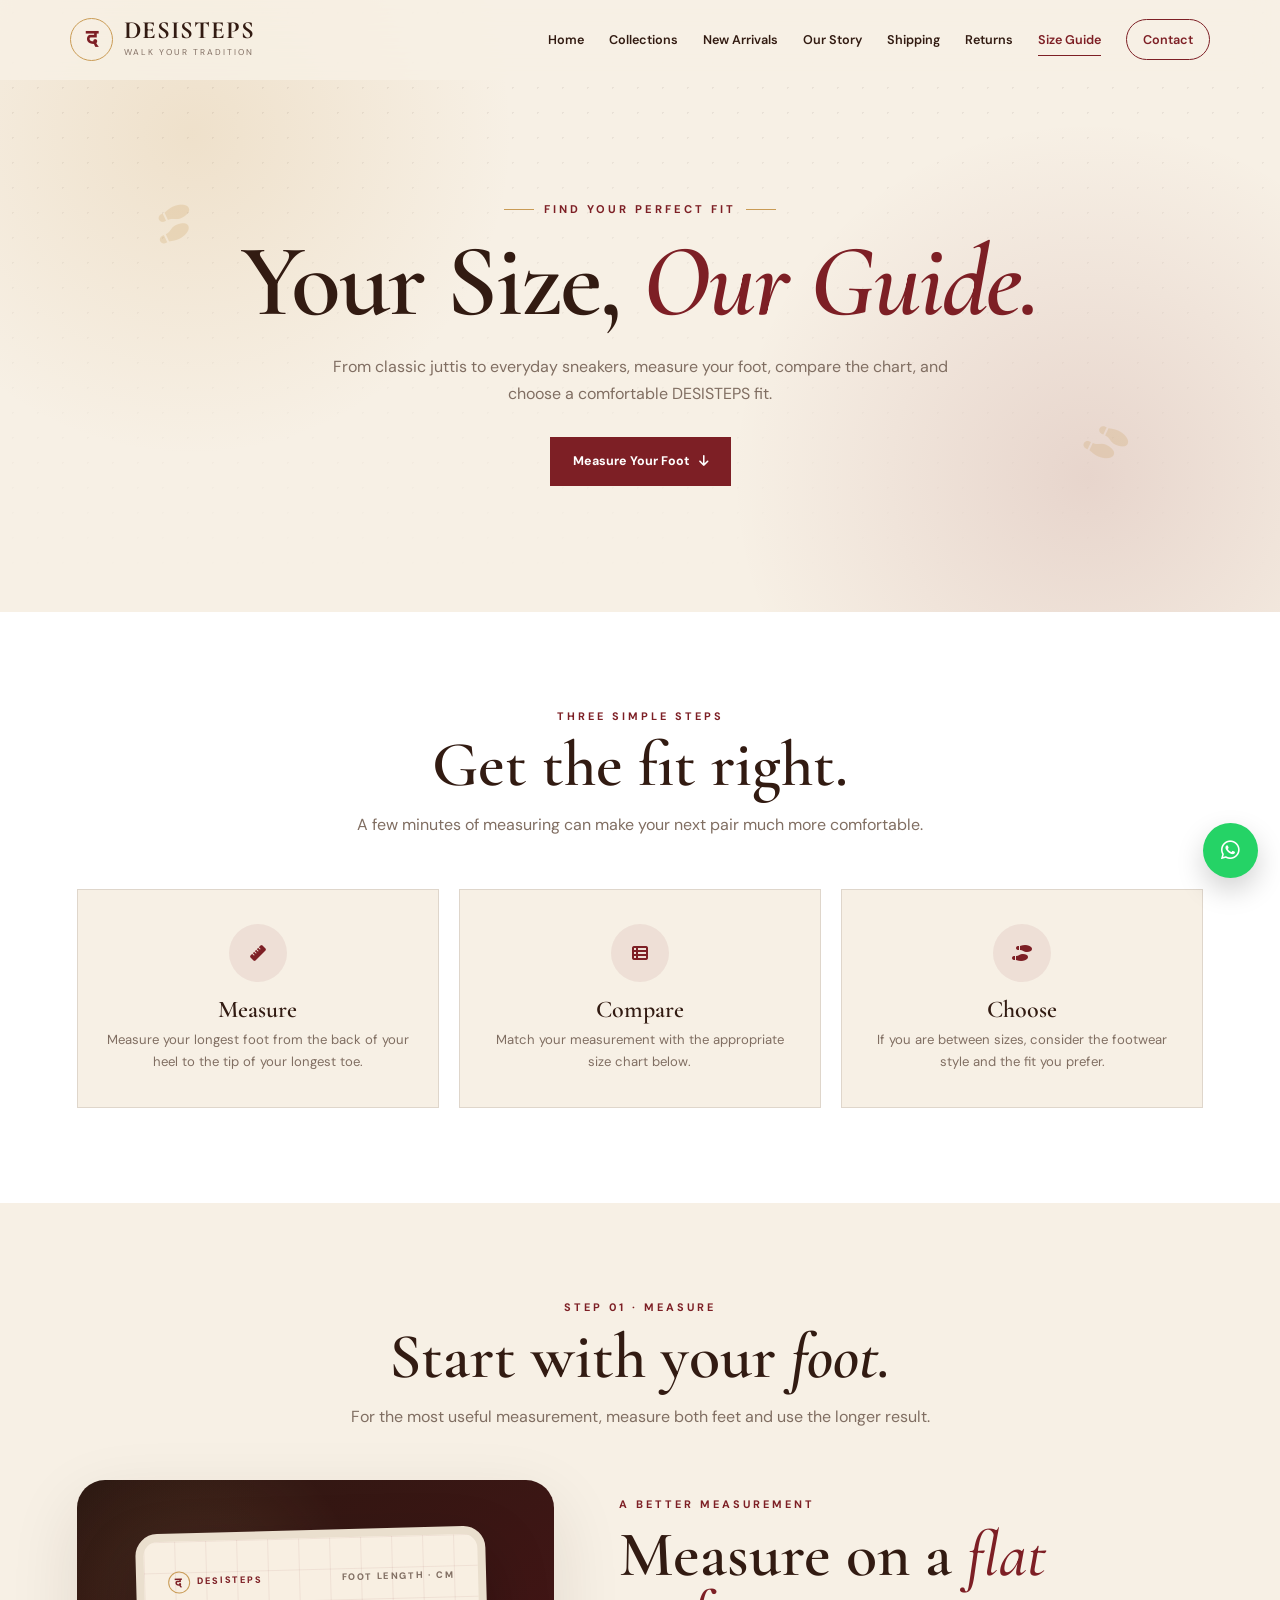
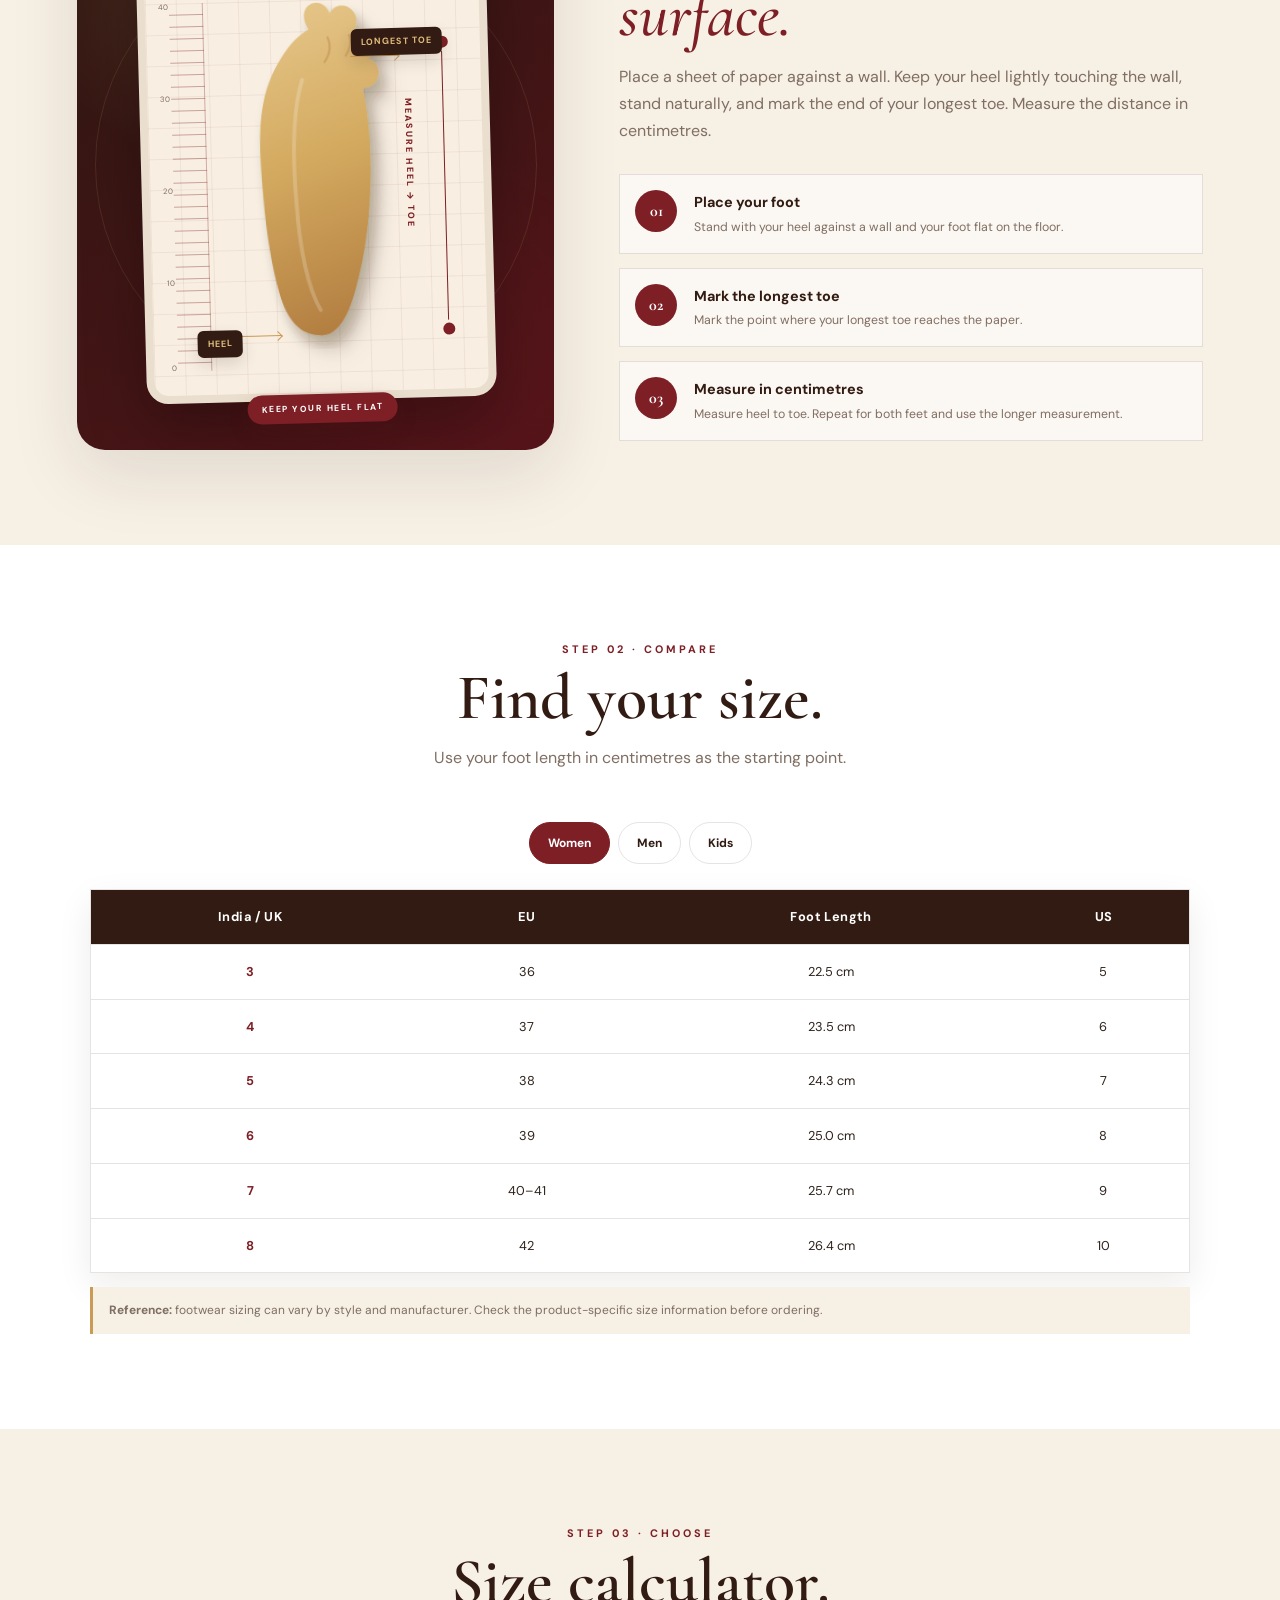
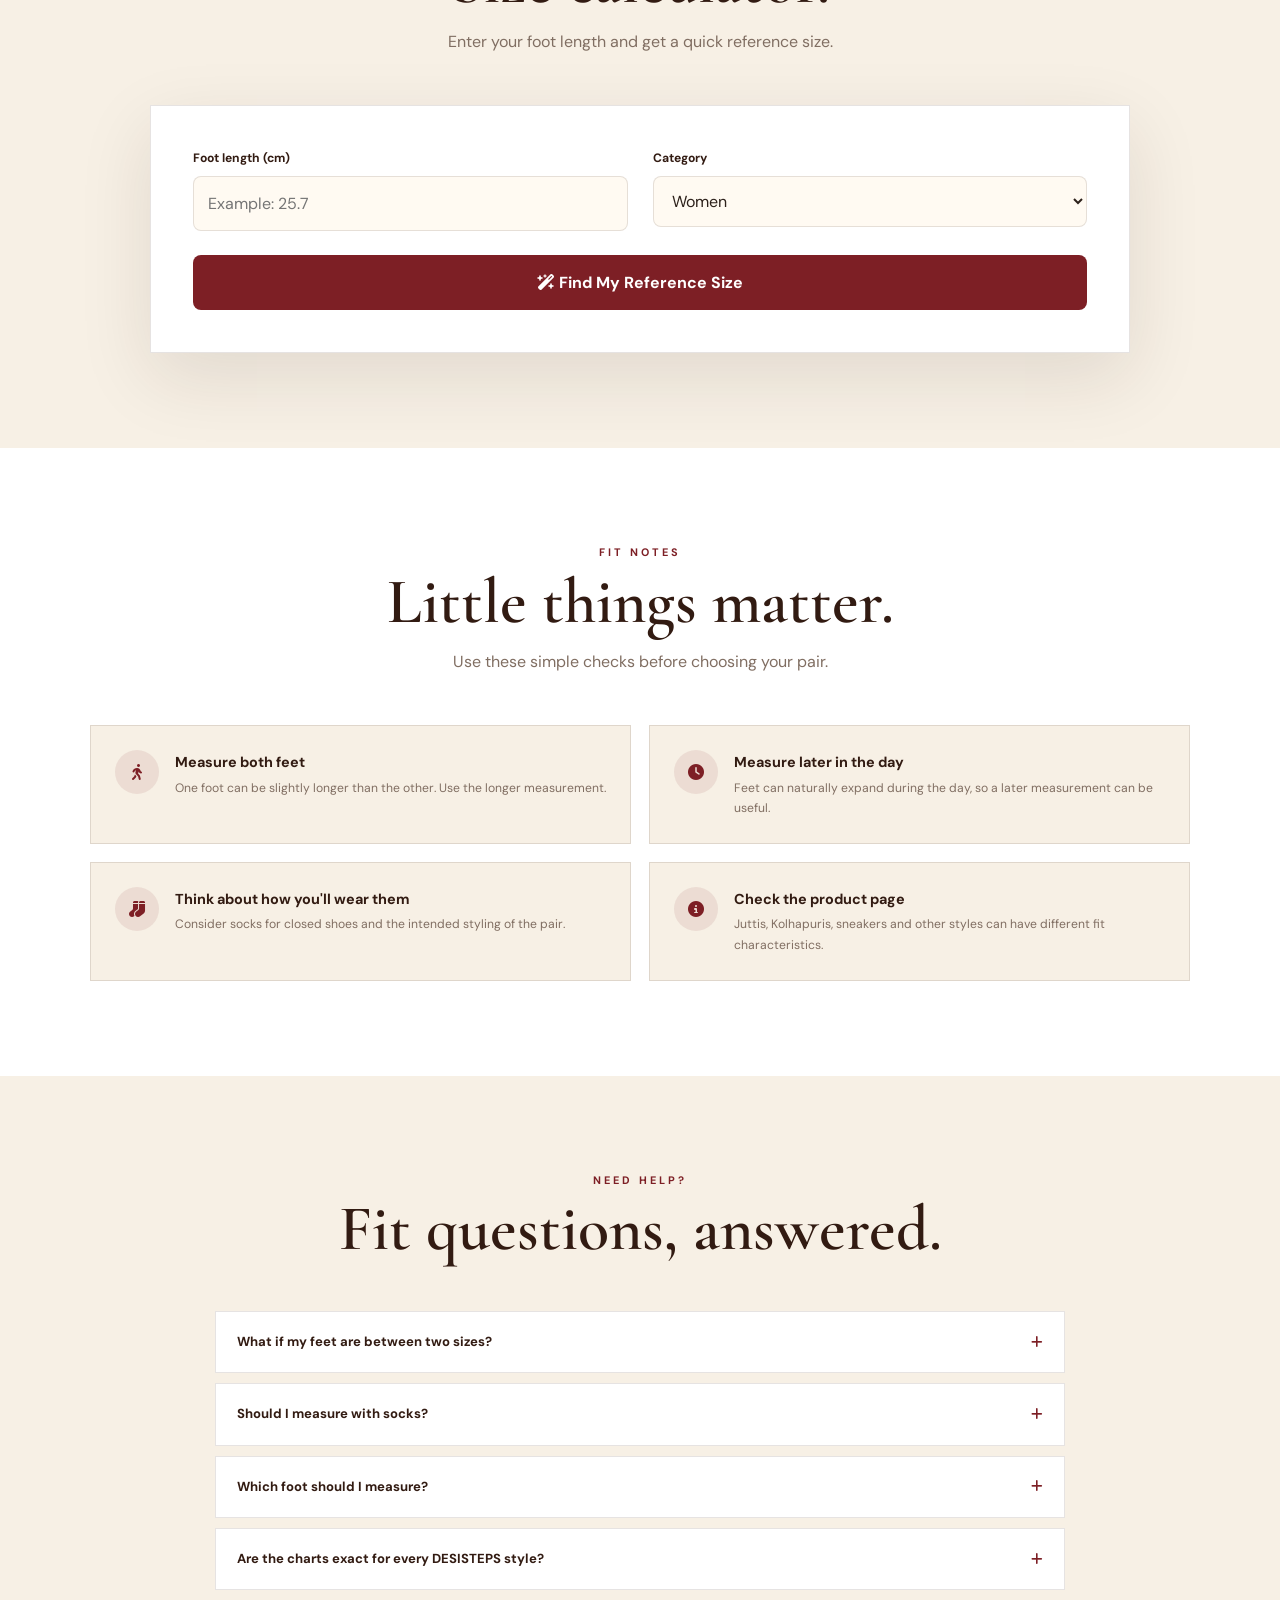
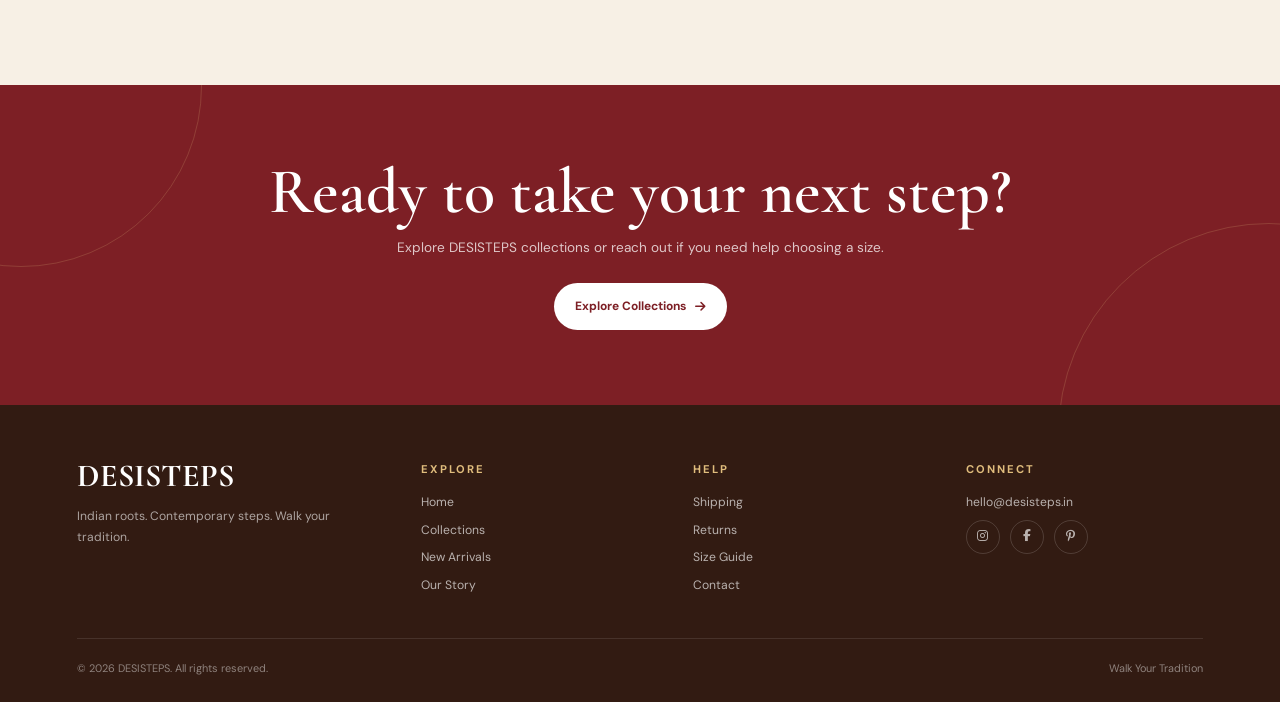
<file: size-guide.html>
<!DOCTYPE html>
<html lang="en">

<head>
  <meta charset="UTF-8">
  <meta name="viewport" content="width=device-width, initial-scale=1.0">
  <meta name="description" content="DESISTEPS Size Guide — find your footwear size and learn how to measure your feet.">
  <title>Size Guide | DESISTEPS</title>

  <link rel="preconnect" href="https://fonts.googleapis.com">
  <link rel="preconnect" href="https://fonts.gstatic.com" crossorigin>
  <link
    href="https://fonts.googleapis.com/css2?family=Cormorant+Garamond:wght@500;600;700&family=DM+Sans:wght@400;500;600;700&display=swap"
    rel="stylesheet">
  <link rel="stylesheet" href="https://cdnjs.cloudflare.com/ajax/libs/font-awesome/6.5.2/css/all.min.css">

  <style>
    :root {
      --cream: #f7f0e5;
      --cream-2: #fffaf2;
      --cream-dark: #eadfce;
      --brown: #321b12;
      --brown-2: #4c2b1e;
      --maroon: #7d1f25;
      --maroon-dark: #541319;
      --gold: #c99b55;
      --gold-light: #e0bd7d;
      --text: #2d211b;
      --muted: #806e62;
      --white: #fff;
      --border: rgba(50, 27, 18, .12);
      --shadow: 0 24px 70px rgba(50, 27, 18, .11);
      --shadow-sm: 0 12px 32px rgba(50, 27, 18, .08);
      --ease: cubic-bezier(.2, .75, .25, 1);
    }

    * {
      box-sizing: border-box;
      margin: 0;
      padding: 0
    }

    html {
      scroll-behavior: smooth
    }

    body {
      font-family: "DM Sans", sans-serif;
      color: var(--text);
      background: var(--cream);
      line-height: 1.7;
      overflow-x: hidden;
    }

    body.menu-open {
      overflow: hidden
    }

    a {
      text-decoration: none;
      color: inherit
    }

    button,
    input,
    select {
      font: inherit
    }

    button {
      cursor: pointer
    }

    img,
    svg {
      display: block;
      max-width: 100%
    }

    /* PRELOADER */
    .preloader {
      position: fixed;
      inset: 0;
      z-index: 9999;
      display: grid;
      place-items: center;
      background: var(--brown);
      transition: opacity .6s ease, visibility .6s ease;
    }

    .preloader.hide {
      opacity: 0;
      visibility: hidden;
      pointer-events: none
    }

    .loader-inner {
      text-align: center;
      color: var(--cream)
    }

    .loader-mark {
      width: 68px;
      height: 68px;
      margin: auto;
      display: grid;
      place-items: center;
      border: 1px solid var(--gold);
      border-radius: 50%;
      color: var(--gold-light);
      font: 700 2rem/1 "Cormorant Garamond", serif;
      animation: loaderPulse 1.5s infinite;
    }

    .loader-inner p {
      margin-top: 16px;
      font-size: .68rem;
      letter-spacing: 4px;
      text-transform: uppercase;
    }

    @keyframes loaderPulse {
      50% {
        transform: scale(1.08);
        box-shadow: 0 0 35px rgba(201, 155, 85, .25)
      }
    }

    /* NAVBAR */
    .navbar {
      position: fixed;
      top: 0;
      left: 0;
      width: 100%;
      z-index: 1000;
      padding: 18px 5.5%;
      display: flex;
      align-items: center;
      justify-content: space-between;
      background: rgba(247, 240, 229, .86);
      backdrop-filter: blur(18px);
      border-bottom: 1px solid transparent;
      transition: .35s ease;
    }

    .navbar.scrolled {
      padding-top: 11px;
      padding-bottom: 11px;
      border-color: var(--border);
      box-shadow: 0 8px 30px rgba(50, 27, 18, .07);
    }

    .brand {
      display: flex;
      align-items: center;
      gap: 11px;
      color: var(--brown)
    }

    .brand-symbol {
      width: 43px;
      height: 43px;
      display: grid;
      place-items: center;
      border: 1px solid var(--gold);
      border-radius: 50%;
      color: var(--maroon);
      font: 700 1.45rem/1 "Cormorant Garamond", serif;
      transition: .3s ease;
    }

    .brand:hover .brand-symbol {
      background: var(--maroon);
      color: var(--cream);
      transform: rotate(-8deg)
    }

    .brand strong {
      display: block;
      font: 700 1.55rem/1 "Cormorant Garamond", serif;
      letter-spacing: 1px;
    }

    .brand span {
      display: block;
      margin-top: 3px;
      color: var(--muted);
      font-size: .53rem;
      letter-spacing: 2px;
      text-transform: uppercase;
    }

    .nav-links {
      display: flex;
      align-items: center;
      gap: 25px
    }

    .nav-links a {
      position: relative;
      color: var(--brown);
      font-size: .79rem;
      font-weight: 600;
    }

    .nav-links a::after {
      content: "";
      position: absolute;
      left: 0;
      bottom: -6px;
      width: 0;
      height: 1px;
      background: var(--maroon);
      transition: .3s;
    }

    .nav-links a:hover::after,
    .nav-links a.active::after {
      width: 100%
    }

    .nav-links a.active {
      color: var(--maroon)
    }

    .nav-cta {
      padding: 9px 16px;
      border: 1px solid var(--maroon);
      border-radius: 50px;
      color: var(--maroon) !important;
    }

    .nav-cta:hover {
      background: var(--maroon);
      color: var(--white) !important
    }

    .nav-cta::after {
      display: none !important
    }

    .menu-btn {
      display: none;
      width: 44px;
      height: 44px;
      border: 1px solid var(--border);
      border-radius: 50%;
      background: transparent;
      color: var(--brown);
    }

    /* HERO */
    .hero {
      position: relative;
      min-height: 68vh;
      display: grid;
      place-items: center;
      text-align: center;
      padding: 150px 6% 85px;
      overflow: hidden;
      background:
        radial-gradient(circle at 15% 22%, rgba(201, 155, 85, .18), transparent 27%),
        radial-gradient(circle at 85% 78%, rgba(125, 31, 37, .13), transparent 30%),
        var(--cream);
    }

    .hero::before {
      content: "";
      position: absolute;
      inset: 0;
      opacity: .08;
      background-image: radial-gradient(var(--brown) 1px, transparent 1px);
      background-size: 25px 25px;
      mask-image: linear-gradient(to bottom, #000, transparent);
    }

    .hero-content {
      position: relative;
      z-index: 2;
      max-width: 820px
    }

    .eyebrow {
      display: inline-flex;
      align-items: center;
      gap: 10px;
      color: var(--maroon);
      font-size: .7rem;
      font-weight: 700;
      letter-spacing: 3px;
      text-transform: uppercase;
    }

    .eyebrow::before,
    .eyebrow::after {
      content: "";
      width: 30px;
      height: 1px;
      background: var(--gold)
    }

    .hero h1 {
      margin-top: 17px;
      color: var(--brown);
      font: 600 clamp(3.3rem, 8vw, 7rem)/.88 "Cormorant Garamond", serif;
      letter-spacing: -2px;
    }

    .hero h1 span {
      color: var(--maroon);
      font-style: italic
    }

    .hero p {
      max-width: 650px;
      margin: 27px auto 0;
      color: var(--muted);
      font-size: 1rem;
    }

    .hero-btn {
      display: inline-flex;
      align-items: center;
      gap: 10px;
      margin-top: 29px;
      padding: 13px 22px;
      border: 1px solid var(--maroon);
      background: var(--maroon);
      color: #fff;
      font-size: .78rem;
      font-weight: 700;
      transition: .35s ease;
    }

    .hero-btn:hover {
      transform: translateY(-4px);
      background: var(--brown);
      border-color: var(--brown);
      box-shadow: 0 12px 28px rgba(125, 31, 37, .18)
    }

    .floating-icon {
      position: absolute;
      color: var(--gold);
      opacity: .22;
      font-size: 2rem;
      animation: floatIcon 5s ease-in-out infinite;
    }

    .floating-icon.one {
      left: 12%;
      top: 34%;
      transform: rotate(-25deg)
    }

    .floating-icon.two {
      right: 12%;
      bottom: 25%;
      animation-delay: 1.5s;
      transform: rotate(25deg)
    }

    @keyframes floatIcon {
      50% {
        translate: 0 -18px
      }
    }

    /* COMMON */
    section {
      padding: 95px 6%
    }

    .section-heading {
      max-width: 720px;
      margin: 0 auto 50px;
      text-align: center
    }

    .section-heading .mini {
      display: block;
      margin-bottom: 8px;
      color: var(--maroon);
      font-size: .68rem;
      font-weight: 700;
      letter-spacing: 3px;
      text-transform: uppercase;
    }

    .section-heading h2 {
      color: var(--brown);
      font: 600 clamp(2.5rem, 5vw, 4rem)/1 "Cormorant Garamond", serif;
    }

    .section-heading p {
      margin-top: 14px;
      color: var(--muted)
    }

    /* QUICK GUIDE */
    .quick {
      background: #fff
    }

    .quick-grid {
      max-width: 1150px;
      margin: auto;
      display: grid;
      grid-template-columns: repeat(3, 1fr);
      gap: 20px;
    }

    .quick-card {
      position: relative;
      padding: 34px 28px;
      border: 1px solid var(--border);
      background: var(--cream);
      text-align: center;
      overflow: hidden;
      transition: .35s ease;
    }

    .quick-card::before {
      content: "";
      position: absolute;
      left: 0;
      top: 0;
      width: 100%;
      height: 3px;
      background: linear-gradient(90deg, var(--maroon), var(--gold));
      transform: scaleX(0);
      transform-origin: left;
      transition: .4s ease;
    }

    .quick-card:hover {
      transform: translateY(-8px);
      box-shadow: var(--shadow-sm)
    }

    .quick-card:hover::before {
      transform: scaleX(1)
    }

    .quick-icon {
      width: 58px;
      height: 58px;
      margin: 0 auto 16px;
      display: grid;
      place-items: center;
      border-radius: 50%;
      background: rgba(125, 31, 37, .08);
      color: var(--maroon);
      transition: .35s ease;
    }

    .quick-card:hover .quick-icon {
      background: var(--maroon);
      color: #fff;
      transform: rotateY(180deg)
    }

    .quick-card h3 {
      margin-bottom: 7px;
      color: var(--brown);
      font: 600 1.5rem/1 "Cormorant Garamond", serif
    }

    .quick-card p {
      color: var(--muted);
      font-size: .82rem
    }

    /* MEASURE */
    .measure {
      background: var(--cream)
    }

    .measure-layout {
      max-width: 1200px;
      margin: auto;
      display: grid;
      grid-template-columns: minmax(320px, .9fr) minmax(0, 1.1fr);
      gap: 65px;
      align-items: center;
    }

    /* NEW FOOT VISUAL — SVG BASED, NO CSS BLOB */
    .foot-visual {
      position: relative;
      min-height: 570px;
      display: grid;
      place-items: center;
      overflow: hidden;
      border-radius: 28px;
      background:
        radial-gradient(circle at 25% 20%, rgba(224, 189, 125, .12), transparent 28%),
        radial-gradient(circle at 80% 80%, rgba(125, 31, 37, .18), transparent 32%),
        linear-gradient(145deg, #2c1811, #541319);
      box-shadow: var(--shadow);
      isolation: isolate;
    }

    .foot-visual::before {
      content: "";
      position: absolute;
      width: 440px;
      height: 440px;
      border: 1px solid rgba(224, 189, 125, .12);
      border-radius: 50%;
      animation: spin 22s linear infinite;
    }

    .foot-visual::after {
      content: "";
      position: absolute;
      width: 330px;
      height: 330px;
      border: 1px dashed rgba(224, 189, 125, .1);
      border-radius: 50%;
      animation: spinReverse 17s linear infinite;
    }

    @keyframes spin {
      to {
        transform: rotate(360deg)
      }
    }

    @keyframes spinReverse {
      to {
        transform: rotate(-360deg)
      }
    }

    .measure-board {
      position: relative;
      z-index: 2;
      width: min(78%, 350px);
      aspect-ratio: 350/470;
      padding: 30px 24px 24px;
      border: 8px solid #eadfce;
      border-radius: 22px;
      background:
        linear-gradient(90deg, rgba(125, 31, 37, .07) 1px, transparent 1px),
        linear-gradient(rgba(125, 31, 37, .07) 1px, transparent 1px),
        #f8efe2;
      background-size: 31px 31px;
      box-shadow: 0 28px 60px rgba(0, 0, 0, .28);
      transform: rotate(-1.5deg);
      transition: .45s var(--ease);
    }

    .measure-board:hover {
      transform: rotate(0) translateY(-7px);
      box-shadow: 0 38px 75px rgba(0, 0, 0, .34)
    }

    .board-header {
      display: flex;
      align-items: center;
      justify-content: space-between;
      color: var(--maroon);
      font-size: .58rem;
      font-weight: 800;
      letter-spacing: 1.6px;
      text-transform: uppercase;
    }

    .board-brand {
      display: flex;
      align-items: center;
      gap: 7px
    }

    .board-brand b {
      width: 22px;
      height: 22px;
      display: grid;
      place-items: center;
      border: 1px solid var(--gold);
      border-radius: 50%;
      font: 700 .8rem "Cormorant Garamond", serif;
    }

    .board-note {
      color: var(--muted)
    }

    .ruler {
      position: absolute;
      left: 24px;
      top: 62px;
      bottom: 24px;
      width: 34px;
      border-right: 1px solid rgba(125, 31, 37, .32);
      background: repeating-linear-gradient(to bottom, transparent 0, transparent 11px, rgba(125, 31, 37, .38) 11px, rgba(125, 31, 37, .38) 12px);
    }

    .ruler span {
      position: absolute;
      left: -1px;
      transform: translateX(-100%);
      color: var(--muted);
      font-size: .48rem;
      line-height: 1;
    }

    .ruler .cm0 {
      bottom: -1px
    }

    .ruler .cm10 {
      bottom: 23%
    }

    .ruler .cm20 {
      bottom: 48%
    }

    .ruler .cm30 {
      bottom: 73%
    }

    .ruler .cm40 {
      top: 0
    }

    .foot-svg {
      position: absolute;
      left: 50%;
      top: 52%;
      width: 175px;
      height: 350px;
      transform: translate(-50%, -50%);
      filter: drop-shadow(10px 15px 8px rgba(50, 27, 18, .18));
      animation: footBreath 4.5s ease-in-out infinite;
    }

    @keyframes footBreath {
      50% {
        transform: translate(-50%, -51%) rotate(-1deg)
      }
    }

    .length-line {
      position: absolute;
      right: 38px;
      top: 100px;
      bottom: 53px;
      width: 1px;
      background: var(--maroon);
    }

    .length-line::before,
    .length-line::after {
      content: "";
      position: absolute;
      left: 50%;
      width: 12px;
      height: 12px;
      transform: translateX(-50%);
      border: 3px solid #f8efe2;
      border-radius: 50%;
      background: var(--maroon);
    }

    .length-line::before {
      top: -2px
    }

    .length-line::after {
      bottom: -2px
    }

    .length-label {
      position: absolute;
      right: 9px;
      top: 50%;
      transform: translateY(-50%) rotate(90deg);
      transform-origin: center;
      color: var(--maroon);
      font-size: .56rem;
      font-weight: 800;
      letter-spacing: 2px;
      white-space: nowrap;
    }

    .heel-tag,
    .toe-tag {
      position: absolute;
      z-index: 4;
      padding: 6px 10px;
      border-radius: 6px;
      background: var(--brown);
      color: var(--gold-light);
      font-size: .56rem;
      font-weight: 700;
      letter-spacing: 1px;
      box-shadow: 0 7px 16px rgba(50, 27, 18, .14);
    }

    .heel-tag {
      left: 44px;
      bottom: 37px
    }

    .toe-tag {
      right: 38px;
      top: 92px
    }

    .arrow-line {
      position: absolute;
      height: 1px;
      background: var(--gold);
      z-index: 3;
    }

    .toe-arrow {
      width: 48px;
      right: 82px;
      top: 119px
    }

    .heel-arrow {
      width: 44px;
      left: 84px;
      bottom: 57px
    }

    .arrow-line::after {
      content: "";
      position: absolute;
      top: 50%;
      width: 6px;
      height: 6px;
      border-top: 1px solid var(--gold);
      border-right: 1px solid var(--gold);
      transform: translateY(-50%) rotate(45deg);
      right: 0;
    }

    .measure-board-caption {
      position: absolute;
      left: 50%;
      bottom: -31px;
      transform: translateX(-50%);
      padding: 7px 14px;
      border-radius: 50px;
      background: var(--maroon);
      color: #fff;
      font-size: .54rem;
      font-weight: 700;
      letter-spacing: 1.5px;
      white-space: nowrap;
      box-shadow: 0 8px 20px rgba(84, 19, 25, .24);
    }

    .measure-copy .mini {
      color: var(--maroon);
      font-size: .68rem;
      font-weight: 700;
      letter-spacing: 3px;
      text-transform: uppercase;
    }

    .measure-copy h2 {
      margin-top: 8px;
      color: var(--brown);
      font: 600 clamp(2.6rem, 5vw, 4.5rem)/.94 "Cormorant Garamond", serif;
    }

    .measure-copy h2 em {
      color: var(--maroon);
      font-weight: 500
    }

    .measure-copy>p {
      margin-top: 18px;
      color: var(--muted)
    }

    .steps {
      margin-top: 30px;
      display: grid;
      gap: 14px
    }

    .step {
      display: grid;
      grid-template-columns: 45px 1fr;
      gap: 14px;
      align-items: start;
      padding: 15px;
      border: 1px solid var(--border);
      background: rgba(255, 255, 255, .5);
      transition: .3s ease;
    }

    .step:hover {
      transform: translateX(6px);
      box-shadow: var(--shadow-sm);
      background: #fff
    }

    .step-no {
      width: 42px;
      height: 42px;
      display: grid;
      place-items: center;
      border-radius: 50%;
      background: var(--maroon);
      color: #fff;
      font: 700 1rem "Cormorant Garamond", serif;
    }

    .step h3 {
      color: var(--brown);
      font-size: .9rem
    }

    .step p {
      margin-top: 2px;
      color: var(--muted);
      font-size: .77rem
    }

    /* SIZE CHART */
    .charts {
      background: #fff
    }

    .chart-wrap {
      max-width: 1100px;
      margin: auto
    }

    .chart-tabs {
      display: flex;
      justify-content: center;
      gap: 8px;
      flex-wrap: wrap;
      margin-bottom: 25px
    }

    .chart-tab {
      padding: 10px 18px;
      border: 1px solid var(--border);
      border-radius: 50px;
      background: transparent;
      color: var(--brown);
      font-size: .75rem;
      font-weight: 700;
      transition: .3s ease;
    }

    .chart-tab.active,
    .chart-tab:hover {
      background: var(--maroon);
      border-color: var(--maroon);
      color: #fff
    }

    .chart-panel {
      display: none;
      animation: fadeUp .4s ease
    }

    .chart-panel.active {
      display: block
    }

    .table-shell {
      overflow-x: auto;
      border: 1px solid var(--border);
      box-shadow: var(--shadow-sm)
    }

    table {
      width: 100%;
      border-collapse: collapse;
      min-width: 620px;
      background: #fff
    }

    th,
    td {
      padding: 16px 18px;
      text-align: center;
      border-bottom: 1px solid var(--border);
      font-size: .8rem
    }

    th {
      background: var(--brown);
      color: #fff;
      font-weight: 700;
      letter-spacing: .4px
    }

    td:first-child {
      font-weight: 700;
      color: var(--maroon)
    }

    tr:last-child td {
      border-bottom: 0
    }

    tbody tr:hover {
      background: #fcf5eb
    }

    .chart-note {
      margin-top: 14px;
      padding: 13px 16px;
      border-left: 3px solid var(--gold);
      background: var(--cream);
      color: var(--muted);
      font-size: .75rem;
    }

    /* CALCULATOR */
    .calculator {
      background: var(--cream)
    }

    .calculator-box {
      max-width: 980px;
      margin: auto;
      padding: 42px;
      border: 1px solid var(--border);
      background: #fff;
      box-shadow: var(--shadow);
    }

    .calculator-grid {
      display: grid;
      grid-template-columns: 1fr 1fr;
      gap: 25px
    }

    .field label {
      display: block;
      margin-bottom: 7px;
      color: var(--brown);
      font-size: .76rem;
      font-weight: 700
    }

    .field input,
    .field select {
      width: 100%;
      padding: 13px 14px;
      border: 1px solid var(--border);
      outline: none;
      background: var(--cream-2);
      color: var(--text);
      border-radius: 8px;
      transition: .25s;
    }

    .field input:focus,
    .field select:focus {
      border-color: var(--gold);
      box-shadow: 0 0 0 3px rgba(201, 155, 85, .12)
    }

    .calc-button {
      width: 100%;
      margin-top: 24px;
      padding: 14px;
      border: 0;
      border-radius: 8px;
      background: var(--maroon);
      color: #fff;
      font-weight: 700;
      transition: .3s;
    }

    .calc-button:hover {
      background: var(--brown);
      transform: translateY(-2px)
    }

    .result {
      margin-top: 25px;
      padding: 24px;
      text-align: center;
      border: 1px solid rgba(201, 155, 85, .35);
      background: linear-gradient(135deg, #fffaf2, #f7eee2);
      display: none;
    }

    .result.show {
      display: block;
      animation: fadeUp .4s ease
    }

    .result small {
      color: var(--muted);
      font-size: .7rem;
      text-transform: uppercase;
      letter-spacing: 2px
    }

    .result strong {
      display: block;
      margin-top: 4px;
      color: var(--maroon);
      font: 700 3rem/1 "Cormorant Garamond", serif
    }

    .result p {
      margin-top: 7px;
      color: var(--muted);
      font-size: .76rem
    }

    /* TIPS */
    .tips {
      background: #fff
    }

    .tips-grid {
      max-width: 1100px;
      margin: auto;
      display: grid;
      grid-template-columns: repeat(2, 1fr);
      gap: 18px
    }

    .tip {
      display: flex;
      gap: 16px;
      padding: 24px;
      border: 1px solid var(--border);
      background: var(--cream);
      transition: .3s ease;
    }

    .tip:hover {
      transform: translateY(-5px);
      box-shadow: var(--shadow-sm)
    }

    .tip i {
      flex: 0 0 44px;
      width: 44px;
      height: 44px;
      display: grid;
      place-items: center;
      border-radius: 50%;
      background: rgba(125, 31, 37, .09);
      color: var(--maroon)
    }

    .tip h3 {
      color: var(--brown);
      font-size: .9rem
    }

    .tip p {
      margin-top: 3px;
      color: var(--muted);
      font-size: .76rem
    }

    /* FAQ */
    .faq {
      background: var(--cream)
    }

    .faq-list {
      max-width: 850px;
      margin: auto;
      display: grid;
      gap: 10px
    }

    .faq-item {
      border: 1px solid var(--border);
      background: #fff
    }

    .faq-question {
      width: 100%;
      display: flex;
      align-items: center;
      justify-content: space-between;
      gap: 20px;
      padding: 19px 21px;
      border: 0;
      background: transparent;
      color: var(--brown);
      text-align: left;
      font-weight: 700;
      font-size: .82rem;
    }

    .faq-question i {
      color: var(--maroon);
      transition: .3s
    }

    .faq-item.open .faq-question i {
      transform: rotate(45deg)
    }

    .faq-answer {
      display: grid;
      grid-template-rows: 0fr;
      transition: grid-template-rows .35s ease
    }

    .faq-answer>div {
      overflow: hidden
    }

    .faq-answer p {
      padding: 0 21px 18px;
      color: var(--muted);
      font-size: .78rem
    }

    .faq-item.open .faq-answer {
      grid-template-rows: 1fr
    }

    /* CTA */
    .cta {
      padding: 75px 6%;
      background: var(--maroon);
      color: #fff;
      text-align: center;
      position: relative;
      overflow: hidden
    }

    .cta::before,
    .cta::after {
      content: "";
      position: absolute;
      border: 1px solid rgba(224, 189, 125, .2);
      border-radius: 50%
    }

    .cta::before {
      width: 360px;
      height: 360px;
      left: -160px;
      top: -180px
    }

    .cta::after {
      width: 420px;
      height: 420px;
      right: -200px;
      bottom: -240px
    }

    .cta-content {
      position: relative;
      z-index: 2
    }

    .cta h2 {
      font: 600 clamp(2.5rem, 5vw, 4rem)/1 "Cormorant Garamond", serif
    }

    .cta p {
      max-width: 600px;
      margin: 12px auto 24px;
      color: rgba(255, 255, 255, .75);
      font-size: .85rem
    }

    .cta-btn {
      display: inline-flex;
      align-items: center;
      gap: 9px;
      padding: 13px 21px;
      border-radius: 50px;
      background: #fff;
      color: var(--maroon);
      font-size: .75rem;
      font-weight: 700;
      transition: .3s;
    }

    .cta-btn:hover {
      transform: translateY(-3px);
      box-shadow: 0 12px 28px rgba(0, 0, 0, .18)
    }

    /* FOOTER */
    footer {
      padding: 55px 6% 25px;
      background: var(--brown);
      color: #fff
    }

    .footer-grid {
      max-width: 1200px;
      margin: auto;
      display: grid;
      grid-template-columns: 1.3fr repeat(3, 1fr);
      gap: 35px
    }

    .footer-brand strong {
      font: 700 2rem/1 "Cormorant Garamond", serif
    }

    .footer-brand p {
      max-width: 300px;
      margin-top: 12px;
      color: rgba(255, 255, 255, .6);
      font-size: .76rem
    }

    footer h4 {
      margin-bottom: 13px;
      color: var(--gold-light);
      font-size: .7rem;
      letter-spacing: 2px;
      text-transform: uppercase
    }

    footer a {
      display: block;
      margin: 7px 0;
      color: rgba(255, 255, 255, .66);
      font-size: .76rem;
      transition: .2s
    }

    footer a:hover {
      color: #fff;
      transform: translateX(3px)
    }

    .footer-bottom {
      max-width: 1200px;
      margin: 35px auto 0;
      padding-top: 20px;
      border-top: 1px solid rgba(255, 255, 255, .1);
      display: flex;
      justify-content: space-between;
      gap: 20px;
      color: rgba(255, 255, 255, .45);
      font-size: .68rem;
    }

    .socials {
      display: flex;
      gap: 10px
    }

    .socials a {
      margin: 0;
      width: 34px;
      height: 34px;
      display: grid;
      place-items: center;
      border: 1px solid rgba(255, 255, 255, .15);
      border-radius: 50%
    }

    .socials a:hover {
      background: var(--maroon);
      transform: none
    }

    /* WHATSAPP */
    .whatsapp {
      position: fixed;
      right: 22px;
      bottom: 22px;
      z-index: 900;
      width: 55px;
      height: 55px;
      display: grid;
      place-items: center;
      border-radius: 50%;
      background: #25d366;
      color: #fff;
      font-size: 1.35rem;
      box-shadow: 0 12px 28px rgba(0, 0, 0, .18);
      transition: .3s;
    }

    .whatsapp:hover {
      transform: translateY(-5px) scale(1.05)
    }

    /* REVEAL */
    .reveal {
      opacity: 0;
      transform: translateY(28px);
      transition: opacity .7s ease, transform .7s var(--ease)
    }

    .reveal.visible {
      opacity: 1;
      transform: none
    }

    @keyframes fadeUp {
      from {
        opacity: 0;
        transform: translateY(12px)
      }

      to {
        opacity: 1;
        transform: none
      }
    }

    /* RESPONSIVE */
    @media(max-width:1050px) {
      .nav-links {
        gap: 16px
      }

      .measure-layout {
        grid-template-columns: 1fr;
        gap: 45px
      }

      .foot-visual {
        min-height: 540px
      }

      .measure-copy {
        max-width: 850px;
        margin: auto
      }
    }

    @media(max-width:820px) {
      .nav-links {
        position: fixed;
        top: 76px;
        right: 18px;
        left: 18px;
        display: flex;
        flex-direction: column;
        align-items: stretch;
        gap: 3px;
        padding: 14px;
        background: rgba(255, 250, 242, .98);
        border: 1px solid var(--border);
        border-radius: 18px;
        box-shadow: var(--shadow);
        transform: translateY(-15px);
        opacity: 0;
        visibility: hidden;
        transition: .3s ease;
      }

      .nav-links.open {
        transform: none;
        opacity: 1;
        visibility: visible
      }

      .nav-links a {
        padding: 12px 13px;
        border-radius: 8px
      }

      .nav-links a:hover {
        background: var(--cream)
      }

      .nav-links a::after {
        display: none
      }

      .menu-btn {
        display: grid;
        place-items: center
      }

      .quick-grid {
        grid-template-columns: 1fr
      }

      .calculator-grid,
      .tips-grid {
        grid-template-columns: 1fr
      }

      .footer-grid {
        grid-template-columns: 1fr 1fr
      }
    }

    @media(max-width:600px) {
      .navbar {
        padding: 13px 5%
      }

      .brand-text strong {
        font-size: 1.35rem
      }

      .brand-symbol {
        width: 39px;
        height: 39px
      }

      .hero {
        min-height: 75vh;
        padding: 135px 5% 70px
      }

      .hero h1 {
        font-size: clamp(3rem, 16vw, 5rem)
      }

      .floating-icon {
        display: none
      }

      section {
        padding: 72px 5%
      }

      .section-heading {
        margin-bottom: 36px
      }

      .foot-visual {
        min-height: 500px;
        border-radius: 20px
      }

      .measure-board {
        width: min(82%, 315px)
      }

      .foot-svg {
        width: 155px;
        height: 315px
      }

      .calculator-box {
        padding: 25px 18px
      }

      .footer-grid {
        grid-template-columns: 1fr
      }

      .footer-bottom {
        flex-direction: column
      }

      .whatsapp {
        right: 16px;
        bottom: 16px
      }
    }

    @media(max-width:390px) {
      .foot-visual {
        min-height: 450px
      }

      .measure-board {
        width: 280px
      }

      .foot-svg {
        width: 140px;
        height: 285px
      }

      .toe-tag {
        right: 27px
      }

      .heel-tag {
        left: 32px
      }

      .toe-arrow {
        right: 65px
      }

      .heel-arrow {
        left: 68px
      }
    }

    @media(prefers-reduced-motion:reduce) {

      *,
      *::before,
      *::after {
        scroll-behavior: auto !important;
        animation: none !important;
        transition: none !important
      }

      .reveal {
        opacity: 1;
        transform: none
      }
    }
  </style>
</head>

<body>

  <div class="preloader" id="preloader">
    <div class="loader-inner">
      <div class="loader-mark">द</div>
      <p>DESISTEPS</p>
    </div>
  </div>

  <header class="navbar" id="navbar">
    <a href="index.html" class="brand" aria-label="DESISTEPS home">
      <div class="brand-symbol">द</div>
      <div class="brand-text">
        <strong>DESISTEPS</strong>
        <span>Walk Your Tradition</span>
      </div>
    </a>

    <nav class="nav-links" id="navLinks">
      <a href="index.html">Home</a>
      <a href="collection.html">Collections</a>
      <a href="new-arrivals.html">New Arrivals</a>
      <a href="our-story.html">Our Story</a>
      <a href="shipping.html">Shipping</a>
      <a href="returns.html">Returns</a>
      <a href="size-guide.html" class="active">Size Guide</a>
      <a href="contact.html" class="nav-cta">Contact</a>
    </nav>

    <button class="menu-btn" id="menuBtn" aria-label="Open menu" aria-expanded="false">
      <i class="fa-solid fa-bars"></i>
    </button>
  </header>

  <main>

    <section class="hero">
      <i class="floating-icon one fa-solid fa-shoe-prints"></i>
      <i class="floating-icon two fa-solid fa-shoe-prints"></i>

      <div class="hero-content reveal">
        <span class="eyebrow">Find Your Perfect Fit</span>
        <h1>Your Size, <span>Our Guide.</span></h1>
        <p>
          From classic juttis to everyday sneakers, measure your foot,
          compare the chart, and choose a comfortable DESISTEPS fit.
        </p>
        <a href="#measure" class="hero-btn">
          Measure Your Foot
          <i class="fa-solid fa-arrow-down"></i>
        </a>
      </div>
    </section>

    <section class="quick">
      <div class="section-heading reveal">
        <span class="mini">Three Simple Steps</span>
        <h2>Get the fit right.</h2>
        <p>A few minutes of measuring can make your next pair much more comfortable.</p>
      </div>

      <div class="quick-grid">
        <article class="quick-card reveal">
          <div class="quick-icon"><i class="fa-solid fa-ruler"></i></div>
          <h3>Measure</h3>
          <p>Measure your longest foot from the back of your heel to the tip of your longest toe.</p>
        </article>

        <article class="quick-card reveal">
          <div class="quick-icon"><i class="fa-solid fa-table-list"></i></div>
          <h3>Compare</h3>
          <p>Match your measurement with the appropriate size chart below.</p>
        </article>

        <article class="quick-card reveal">
          <div class="quick-icon"><i class="fa-solid fa-shoe-prints"></i></div>
          <h3>Choose</h3>
          <p>If you are between sizes, consider the footwear style and the fit you prefer.</p>
        </article>
      </div>
    </section>

    <section class="measure" id="measure">
      <div class="section-heading reveal">
        <span class="mini">Step 01 · Measure</span>
        <h2>Start with your <em>foot.</em></h2>
        <p>For the most useful measurement, measure both feet and use the longer result.</p>
      </div>

      <div class="measure-layout">

        <div class="foot-visual reveal">
          <div class="measure-board">

            <div class="board-header">
              <div class="board-brand">
                <b>द</b>
                <span>DESISTEPS</span>
              </div>
              <span class="board-note">FOOT LENGTH · CM</span>
            </div>

            <div class="ruler" aria-hidden="true">
              <span class="cm0">0</span>
              <span class="cm10">10</span>
              <span class="cm20">20</span>
              <span class="cm30">30</span>
              <span class="cm40">40</span>
            </div>

            <!-- Clean vector foot illustration -->
            <svg class="foot-svg" viewBox="0 0 180 360" role="img"
              aria-label="Illustration showing heel-to-toe foot measurement">
              <defs>
                <linearGradient id="skin" x1="20" y1="0" x2="150" y2="360" gradientUnits="userSpaceOnUse">
                  <stop offset="0" stop-color="#e7c98e" />
                  <stop offset=".45" stop-color="#d4aa60" />
                  <stop offset="1" stop-color="#ad773b" />
                </linearGradient>
                <filter id="softShadow" x="-30%" y="-20%" width="160%" height="160%">
                  <feDropShadow dx="5" dy="9" stdDeviation="6" flood-color="#321b12" flood-opacity=".20" />
                </filter>
              </defs>

              <!-- Foot silhouette -->
              <path d="M91 346
                   C69 346 56 329 49 302
                   C42 275 37 239 35 202
                   C33 169 31 136 37 108
                   C42 84 51 68 61 54
                   C69 43 77 36 86 31
                   C80 22 80 12 86 7
                   C94 0 105 5 108 15
                   C113 6 124 5 131 12
                   C137 18 137 27 132 34
                   C142 29 151 34 154 42
                   C157 51 153 59 145 63
                   C151 63 157 69 157 77
                   C157 87 149 93 140 93
                   C145 117 147 145 146 178
                   C145 221 139 263 127 301
                   C118 330 107 346 91 346 Z" fill="url(#skin)" filter="url(#softShadow)" />

              <!-- subtle contour -->
              <path d="M78 83 C67 116 66 162 69 210 C71 258 79 299 91 320" fill="none" stroke="rgba(255,255,255,.20)"
                stroke-width="4" stroke-linecap="round" />

              <!-- toe separation details -->
              <path d="M105 39 C109 48 107 58 101 66" fill="none" stroke="#b98243" stroke-width="2" opacity=".45" />
              <path d="M127 37 C130 45 128 53 123 60" fill="none" stroke="#b98243" stroke-width="2" opacity=".4" />
            </svg>

            <div class="length-line"></div>
            <div class="length-label">MEASURE HEEL → TOE</div>

            <div class="heel-tag">HEEL</div>
            <div class="heel-arrow arrow-line"></div>

            <div class="toe-tag">LONGEST TOE</div>
            <div class="toe-arrow arrow-line"></div>

            <div class="measure-board-caption">KEEP YOUR HEEL FLAT</div>
          </div>
        </div>

        <div class="measure-copy reveal">
          <span class="mini">A better measurement</span>
          <h2>Measure on a <em>flat surface.</em></h2>
          <p>
            Place a sheet of paper against a wall. Keep your heel lightly
            touching the wall, stand naturally, and mark the end of your
            longest toe. Measure the distance in centimetres.
          </p>

          <div class="steps">
            <div class="step">
              <div class="step-no">01</div>
              <div>
                <h3>Place your foot</h3>
                <p>Stand with your heel against a wall and your foot flat on the floor.</p>
              </div>
            </div>

            <div class="step">
              <div class="step-no">02</div>
              <div>
                <h3>Mark the longest toe</h3>
                <p>Mark the point where your longest toe reaches the paper.</p>
              </div>
            </div>

            <div class="step">
              <div class="step-no">03</div>
              <div>
                <h3>Measure in centimetres</h3>
                <p>Measure heel to toe. Repeat for both feet and use the longer measurement.</p>
              </div>
            </div>
          </div>
        </div>

      </div>
    </section>

    <section class="charts" id="charts">
      <div class="section-heading reveal">
        <span class="mini">Step 02 · Compare</span>
        <h2>Find your size.</h2>
        <p>Use your foot length in centimetres as the starting point.</p>
      </div>

      <div class="chart-wrap reveal">
        <div class="chart-tabs" role="tablist">
          <button class="chart-tab active" data-chart="women" role="tab">Women</button>
          <button class="chart-tab" data-chart="men" role="tab">Men</button>
          <button class="chart-tab" data-chart="kids" role="tab">Kids</button>
        </div>

        <div class="chart-panel active" id="women">
          <div class="table-shell">
            <table>
              <thead>
                <tr>
                  <th>India / UK</th>
                  <th>EU</th>
                  <th>Foot Length</th>
                  <th>US</th>
                </tr>
              </thead>
              <tbody>
                <tr>
                  <td>3</td>
                  <td>36</td>
                  <td>22.5 cm</td>
                  <td>5</td>
                </tr>
                <tr>
                  <td>4</td>
                  <td>37</td>
                  <td>23.5 cm</td>
                  <td>6</td>
                </tr>
                <tr>
                  <td>5</td>
                  <td>38</td>
                  <td>24.3 cm</td>
                  <td>7</td>
                </tr>
                <tr>
                  <td>6</td>
                  <td>39</td>
                  <td>25.0 cm</td>
                  <td>8</td>
                </tr>
                <tr>
                  <td>7</td>
                  <td>40–41</td>
                  <td>25.7 cm</td>
                  <td>9</td>
                </tr>
                <tr>
                  <td>8</td>
                  <td>42</td>
                  <td>26.4 cm</td>
                  <td>10</td>
                </tr>
              </tbody>
            </table>
          </div>
          <p class="chart-note"><strong>Reference:</strong> footwear sizing can vary by style and manufacturer. Check
            the product-specific size information before ordering.</p>
        </div>

        <div class="chart-panel" id="men">
          <div class="table-shell">
            <table>
              <thead>
                <tr>
                  <th>India / UK</th>
                  <th>EU</th>
                  <th>Foot Length</th>
                  <th>US</th>
                </tr>
              </thead>
              <tbody>
                <tr>
                  <td>6</td>
                  <td>40</td>
                  <td>25.0 cm</td>
                  <td>7</td>
                </tr>
                <tr>
                  <td>7</td>
                  <td>41</td>
                  <td>25.7 cm</td>
                  <td>8</td>
                </tr>
                <tr>
                  <td>8</td>
                  <td>42</td>
                  <td>26.4 cm</td>
                  <td>9</td>
                </tr>
                <tr>
                  <td>9</td>
                  <td>43</td>
                  <td>27.1 cm</td>
                  <td>10</td>
                </tr>
                <tr>
                  <td>10</td>
                  <td>44</td>
                  <td>27.8 cm</td>
                  <td>11</td>
                </tr>
                <tr>
                  <td>11</td>
                  <td>45</td>
                  <td>28.5 cm</td>
                  <td>12</td>
                </tr>
                <tr>
                  <td>12</td>
                  <td>46</td>
                  <td>29.2 cm</td>
                  <td>13</td>
                </tr>
              </tbody>
            </table>
          </div>
          <p class="chart-note"><strong>Reference:</strong> use the longer foot measurement and consider the shape of
            the particular footwear style.</p>
        </div>

        <div class="chart-panel" id="kids">
          <div class="table-shell">
            <table>
              <thead>
                <tr>
                  <th>India / UK</th>
                  <th>EU</th>
                  <th>Foot Length</th>
                  <th>US Kids</th>
                </tr>
              </thead>
              <tbody>
                <tr>
                  <td>8</td>
                  <td>25</td>
                  <td>15.0 cm</td>
                  <td>9</td>
                </tr>
                <tr>
                  <td>9</td>
                  <td>27</td>
                  <td>16.5 cm</td>
                  <td>10</td>
                </tr>
                <tr>
                  <td>10</td>
                  <td>28</td>
                  <td>17.2 cm</td>
                  <td>11</td>
                </tr>
                <tr>
                  <td>11</td>
                  <td>29</td>
                  <td>18.0 cm</td>
                  <td>12</td>
                </tr>
                <tr>
                  <td>12</td>
                  <td>31</td>
                  <td>19.2 cm</td>
                  <td>13</td>
                </tr>
                <tr>
                  <td>13</td>
                  <td>32</td>
                  <td>20.0 cm</td>
                  <td>1</td>
                </tr>
              </tbody>
            </table>
          </div>
          <p class="chart-note"><strong>Reference:</strong> children's feet grow quickly. Re-measure periodically and
            check the product-specific fit information.</p>
        </div>
      </div>
    </section>

    <section class="calculator">
      <div class="section-heading reveal">
        <span class="mini">Step 03 · Choose</span>
        <h2>Size calculator.</h2>
        <p>Enter your foot length and get a quick reference size.</p>
      </div>

      <div class="calculator-box reveal">
        <div class="calculator-grid">
          <div class="field">
            <label for="footLength">Foot length (cm)</label>
            <input id="footLength" type="number" min="15" max="32" step="0.1" placeholder="Example: 25.7">
          </div>

          <div class="field">
            <label for="calcCategory">Category</label>
            <select id="calcCategory">
              <option value="women">Women</option>
              <option value="men">Men</option>
              <option value="kids">Kids</option>
            </select>
          </div>
        </div>

        <button class="calc-button" id="calculateBtn">
          <i class="fa-solid fa-wand-magic-sparkles"></i>
          Find My Reference Size
        </button>

        <div class="result" id="calcResult" aria-live="polite">
          <small>Suggested reference size</small>
          <strong id="resultSize">—</strong>
          <p id="resultText">Enter your foot length above.</p>
        </div>
      </div>
    </section>

    <section class="tips">
      <div class="section-heading reveal">
        <span class="mini">Fit Notes</span>
        <h2>Little things matter.</h2>
        <p>Use these simple checks before choosing your pair.</p>
      </div>

      <div class="tips-grid">
        <article class="tip reveal">
          <i class="fa-solid fa-person-walking"></i>
          <div>
            <h3>Measure both feet</h3>
            <p>One foot can be slightly longer than the other. Use the longer measurement.</p>
          </div>
        </article>

        <article class="tip reveal">
          <i class="fa-solid fa-clock"></i>
          <div>
            <h3>Measure later in the day</h3>
            <p>Feet can naturally expand during the day, so a later measurement can be useful.</p>
          </div>
        </article>

        <article class="tip reveal">
          <i class="fa-solid fa-socks"></i>
          <div>
            <h3>Think about how you'll wear them</h3>
            <p>Consider socks for closed shoes and the intended styling of the pair.</p>
          </div>
        </article>

        <article class="tip reveal">
          <i class="fa-solid fa-circle-info"></i>
          <div>
            <h3>Check the product page</h3>
            <p>Juttis, Kolhapuris, sneakers and other styles can have different fit characteristics.</p>
          </div>
        </article>
      </div>
    </section>

    <section class="faq">
      <div class="section-heading reveal">
        <span class="mini">Need Help?</span>
        <h2>Fit questions, answered.</h2>
      </div>

      <div class="faq-list reveal">

        <div class="faq-item">
          <button class="faq-question">
            What if my feet are between two sizes?
            <i class="fa-solid fa-plus"></i>
          </button>
          <div class="faq-answer">
            <div>
              <p>If your measurement sits between sizes, check the specific product guidance. The best choice can depend
                on the footwear construction and the fit you prefer.</p>
            </div>
          </div>
        </div>

        <div class="faq-item">
          <button class="faq-question">
            Should I measure with socks?
            <i class="fa-solid fa-plus"></i>
          </button>
          <div class="faq-answer">
            <div>
              <p>If you normally wear the footwear with socks, measuring with the type of socks you expect to use can
                give a more relevant result.</p>
            </div>
          </div>
        </div>

        <div class="faq-item">
          <button class="faq-question">
            Which foot should I measure?
            <i class="fa-solid fa-plus"></i>
          </button>
          <div class="faq-answer">
            <div>
              <p>Measure both feet and use the longer foot when comparing against the chart.</p>
            </div>
          </div>
        </div>

        <div class="faq-item">
          <button class="faq-question">
            Are the charts exact for every DESISTEPS style?
            <i class="fa-solid fa-plus"></i>
          </button>
          <div class="faq-answer">
            <div>
              <p>Use the charts as a general reference. Individual footwear styles can fit differently, so
                product-specific sizing information should take priority.</p>
            </div>
          </div>
        </div>

      </div>
    </section>

    <section class="cta">
      <div class="cta-content reveal">
        <h2>Ready to take your next step?</h2>
        <p>Explore DESISTEPS collections or reach out if you need help choosing a size.</p>
        <a class="cta-btn" href="collection.html">
          Explore Collections
          <i class="fa-solid fa-arrow-right"></i>
        </a>
      </div>
    </section>

  </main>

  <footer>
    <div class="footer-grid">

      <div class="footer-brand">
        <strong>DESISTEPS</strong>
        <p>Indian roots. Contemporary steps. Walk your tradition.</p>
      </div>

      <div>
        <h4>Explore</h4>
        <a href="index.html">Home</a>
        <a href="collection.html">Collections</a>
        <a href="new-arrivals.html">New Arrivals</a>
        <a href="our-story.html">Our Story</a>
      </div>

      <div>
        <h4>Help</h4>
        <a href="shipping.html">Shipping</a>
        <a href="returns.html">Returns</a>
        <a href="size-guide.html">Size Guide</a>
        <a href="contact.html">Contact</a>
      </div>

      <div>
        <h4>Connect</h4>
        <a href="mailto:hello@desisteps.in">hello@desisteps.in</a>
        <div class="socials">
          <a href="#" aria-label="Instagram"><i class="fa-brands fa-instagram"></i></a>
          <a href="#" aria-label="Facebook"><i class="fa-brands fa-facebook-f"></i></a>
          <a href="#" aria-label="Pinterest"><i class="fa-brands fa-pinterest-p"></i></a>
        </div>
      </div>

    </div>

    <div class="footer-bottom">
      <span>© <span id="year"></span> DESISTEPS. All rights reserved.</span>
      <span>Walk Your Tradition</span>
    </div>
  </footer>

  <a class="whatsapp" href="https://wa.me/919999999999" aria-label="Chat on WhatsApp" target="_blank" rel="noopener">
    <i class="fa-brands fa-whatsapp"></i>
  </a>

  <script>
    document.addEventListener("DOMContentLoaded", () => {

      /* PRELOADER */
      const preloader = document.getElementById("preloader");

      window.addEventListener("load", () => {
        setTimeout(() => preloader.classList.add("hide"), 450);
      });

      setTimeout(() => preloader.classList.add("hide"), 2500);


      /* NAVBAR */
      const navbar = document.getElementById("navbar");

      const updateNavbar = () => {
        navbar.classList.toggle("scrolled", window.scrollY > 35);
      };

      updateNavbar();
      window.addEventListener("scroll", updateNavbar, { passive: true });


      /* MOBILE MENU */
      const menuBtn = document.getElementById("menuBtn");
      const navLinks = document.getElementById("navLinks");

      menuBtn.addEventListener("click", () => {
        const open = navLinks.classList.toggle("open");

        menuBtn.setAttribute("aria-expanded", open);
        menuBtn.innerHTML = open
          ? '<i class="fa-solid fa-xmark"></i>'
          : '<i class="fa-solid fa-bars"></i>';

        document.body.classList.toggle("menu-open", open);
      });

      navLinks.querySelectorAll("a").forEach(link => {
        link.addEventListener("click", () => {
          navLinks.classList.remove("open");
          menuBtn.setAttribute("aria-expanded", "false");
          menuBtn.innerHTML = '<i class="fa-solid fa-bars"></i>';
          document.body.classList.remove("menu-open");
        });
      });


      /* SCROLL REVEAL */
      const revealItems = document.querySelectorAll(".reveal");

      if ("IntersectionObserver" in window) {
        const revealObserver = new IntersectionObserver((entries, observer) => {
          entries.forEach(entry => {
            if (entry.isIntersecting) {
              entry.target.classList.add("visible");
              observer.unobserve(entry.target);
            }
          });
        }, { threshold: 0.12 });

        revealItems.forEach(item => revealObserver.observe(item));
      } else {
        revealItems.forEach(item => item.classList.add("visible"));
      }


      /* SIZE CHART TABS */
      const tabs = document.querySelectorAll(".chart-tab");
      const panels = document.querySelectorAll(".chart-panel");

      tabs.forEach(tab => {
        tab.addEventListener("click", () => {
          const target = tab.dataset.chart;

          tabs.forEach(item => item.classList.remove("active"));
          panels.forEach(panel => panel.classList.remove("active"));

          tab.classList.add("active");
          document.getElementById(target).classList.add("active");
        });
      });


      /* CALCULATOR DATA */
      const sizeData = {
        women: [
          { cm: 22.5, size: "3" },
          { cm: 23.5, size: "4" },
          { cm: 24.3, size: "5" },
          { cm: 25.0, size: "6" },
          { cm: 25.7, size: "7" },
          { cm: 26.4, size: "8" }
        ],
        men: [
          { cm: 25.0, size: "6" },
          { cm: 25.7, size: "7" },
          { cm: 26.4, size: "8" },
          { cm: 27.1, size: "9" },
          { cm: 27.8, size: "10" },
          { cm: 28.5, size: "11" },
          { cm: 29.2, size: "12" }
        ],
        kids: [
          { cm: 15.0, size: "8" },
          { cm: 16.5, size: "9" },
          { cm: 17.2, size: "10" },
          { cm: 18.0, size: "11" },
          { cm: 19.2, size: "12" },
          { cm: 20.0, size: "13" }
        ]
      };

      const footLength = document.getElementById("footLength");
      const category = document.getElementById("calcCategory");
      const calculateBtn = document.getElementById("calculateBtn");
      const calcResult = document.getElementById("calcResult");
      const resultSize = document.getElementById("resultSize");
      const resultText = document.getElementById("resultText");

      calculateBtn.addEventListener("click", () => {
        const value = Number(footLength.value);
        const group = category.value;

        if (!value || value < 15 || value > 32) {
          calcResult.classList.add("show");
          resultSize.textContent = "—";
          resultText.textContent = "Please enter a foot length between 15 cm and 32 cm.";
          return;
        }

        const data = sizeData[group];

        let closest = data[0];

        data.forEach(item => {
          if (Math.abs(item.cm - value) < Math.abs(closest.cm - value)) {
            closest = item;
          }
        });

        calcResult.classList.add("show");
        resultSize.textContent = closest.size;
        resultText.textContent =
          `Your ${value.toFixed(1)} cm measurement is closest to the ${group} reference size ${closest.size}.`;
      });

      footLength.addEventListener("keydown", event => {
        if (event.key === "Enter") calculateBtn.click();
      });


      /* FAQ */
      const faqItems = document.querySelectorAll(".faq-item");

      faqItems.forEach(item => {
        const button = item.querySelector(".faq-question");

        button.addEventListener("click", () => {
          const isOpen = item.classList.contains("open");

          faqItems.forEach(other => other.classList.remove("open"));

          if (!isOpen) {
            item.classList.add("open");
          }
        });
      });


      /* SMOOTH SCROLL */
      document.querySelectorAll('a[href^="#"]').forEach(link => {
        link.addEventListener("click", event => {
          const target = document.querySelector(link.getAttribute("href"));

          if (target) {
            event.preventDefault();

            target.scrollIntoView({
              behavior: "smooth",
              block: "start"
            });
          }
        });
      });


      /* YEAR */
      document.getElementById("year").textContent = new Date().getFullYear();

    });
  </script>

</body>

</html>
</file>
